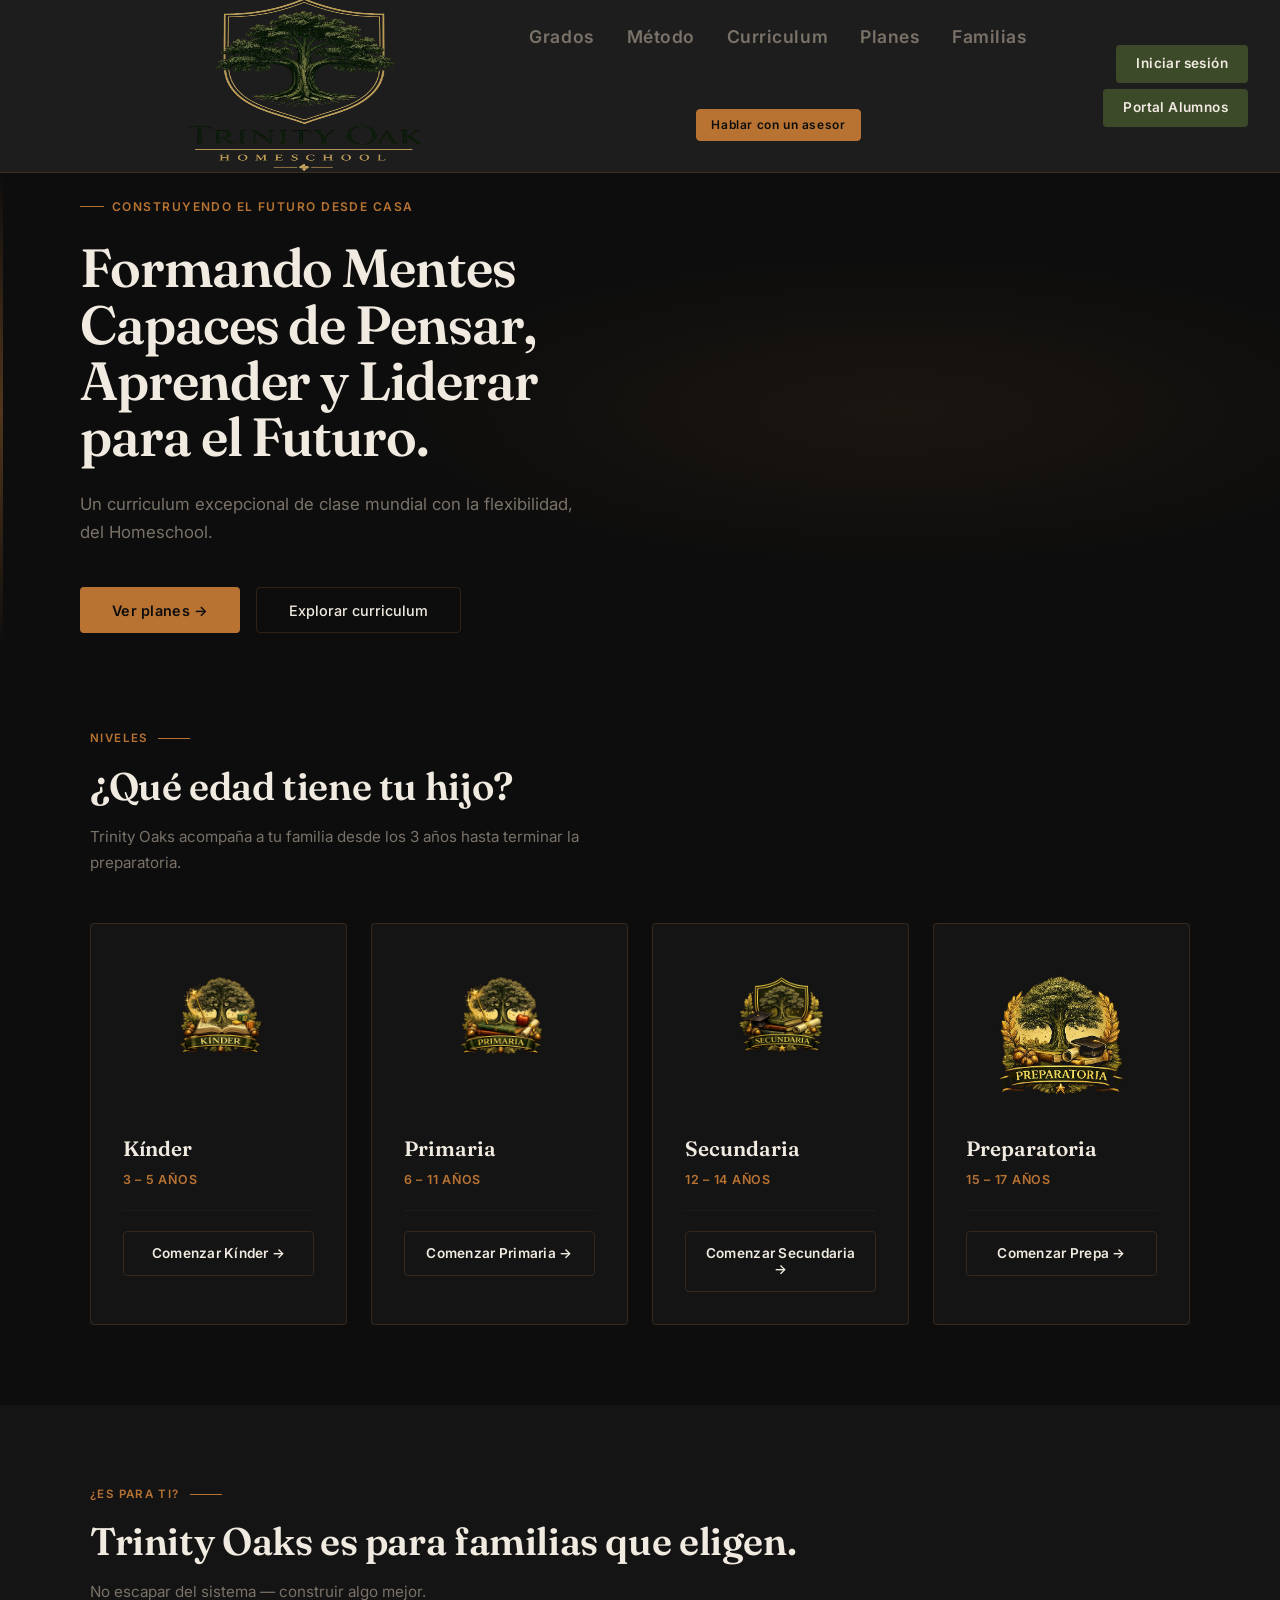
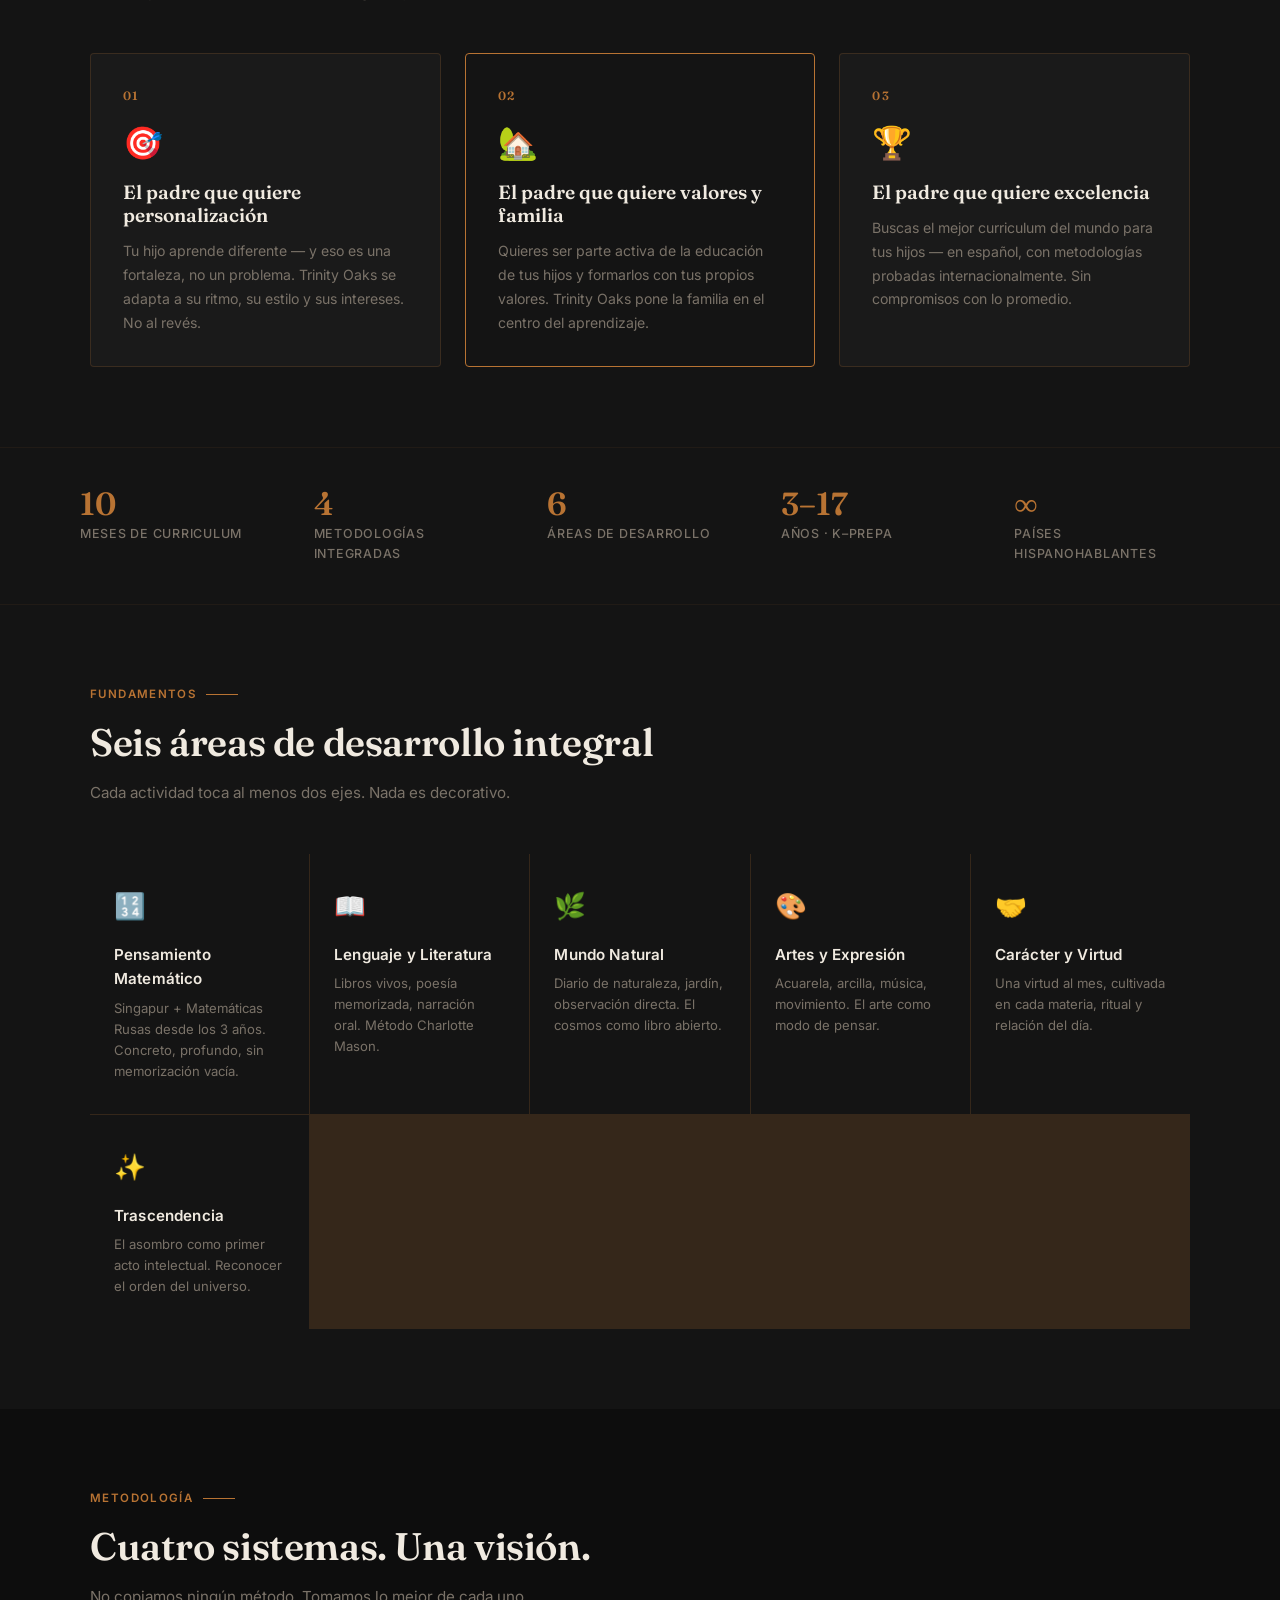
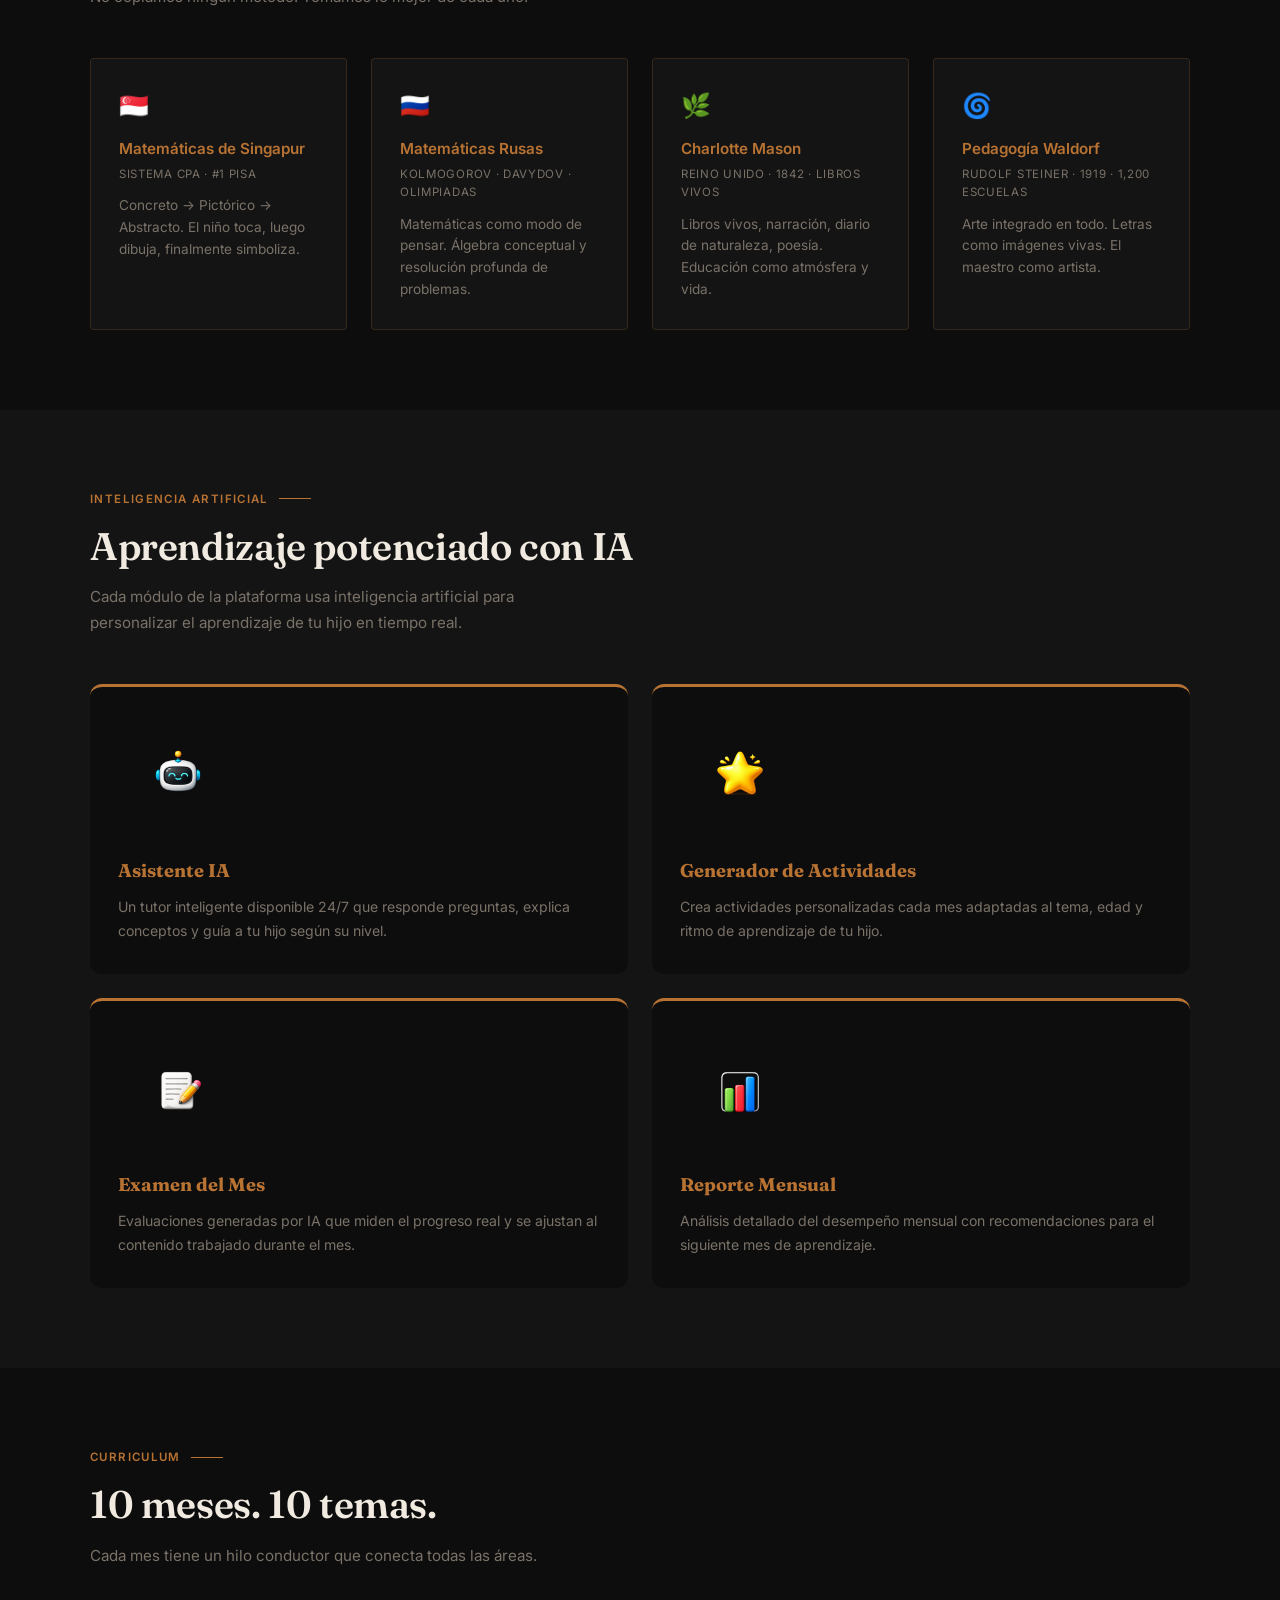
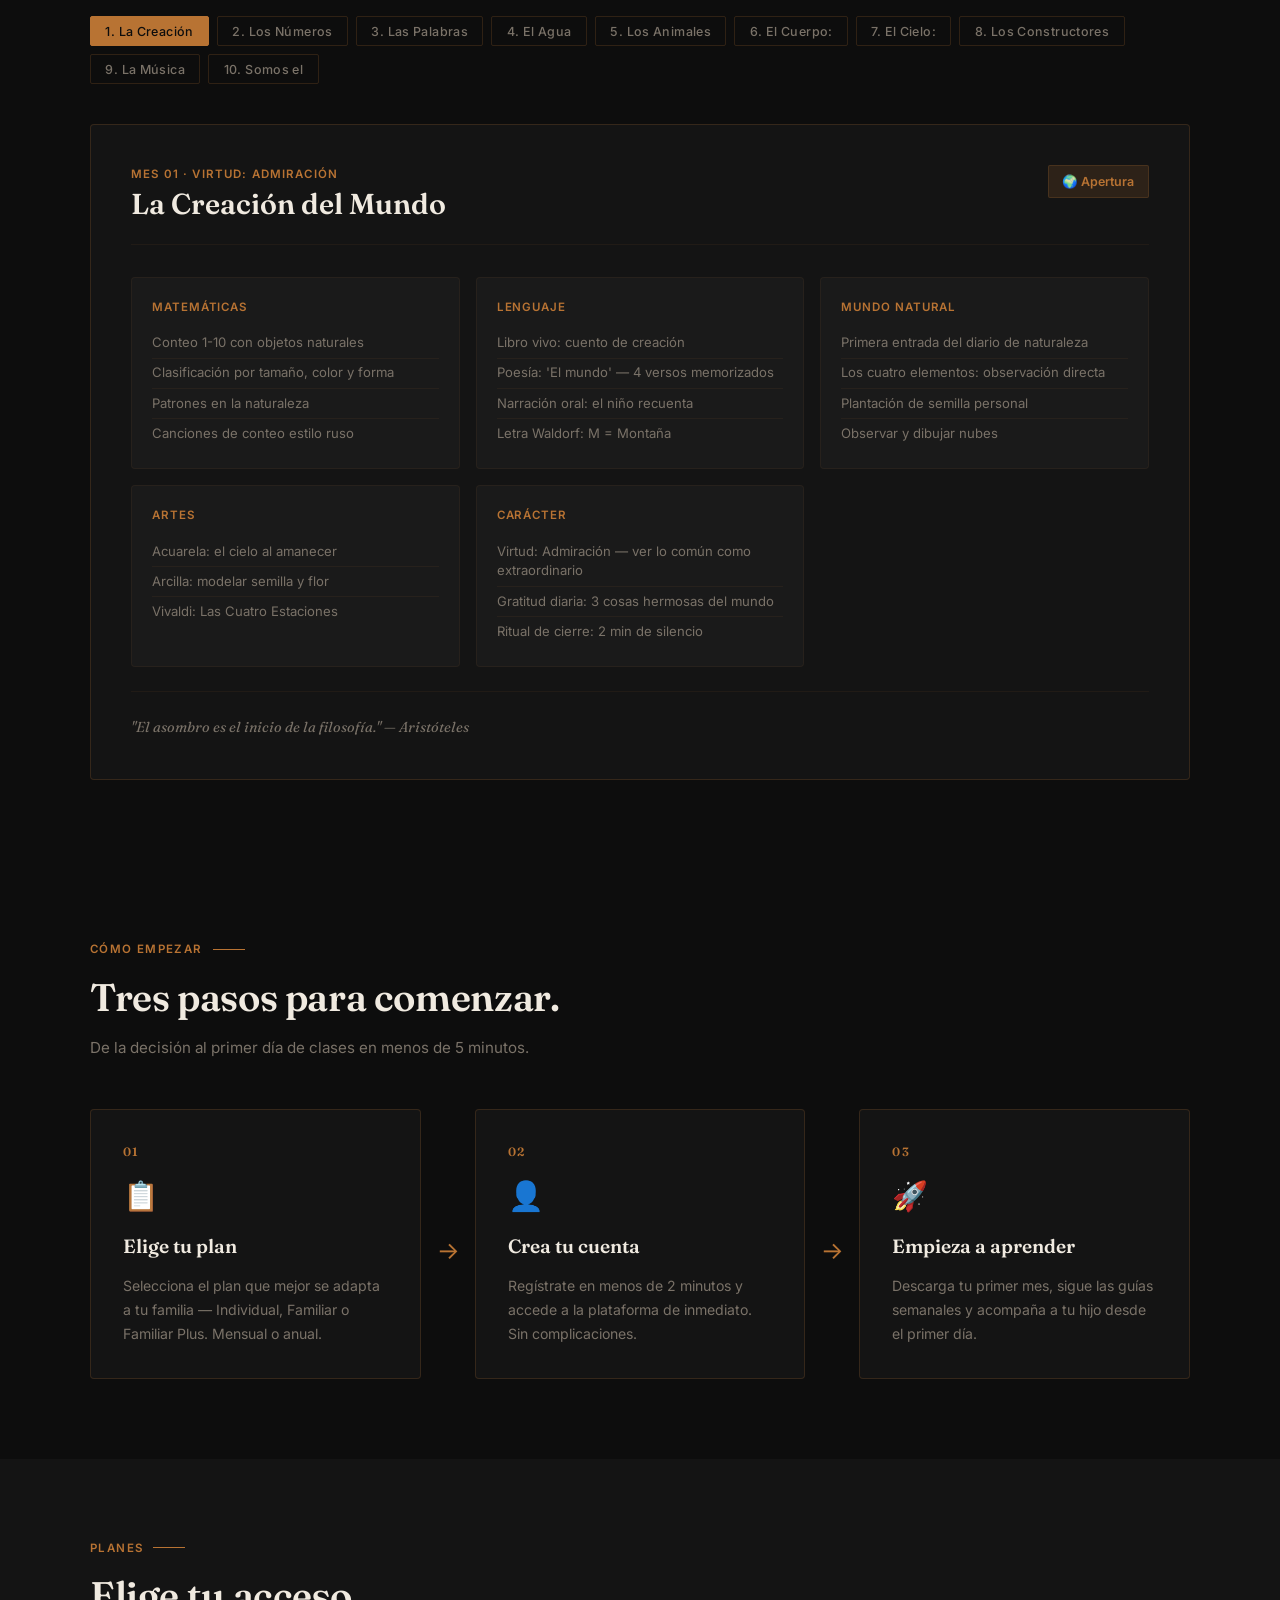
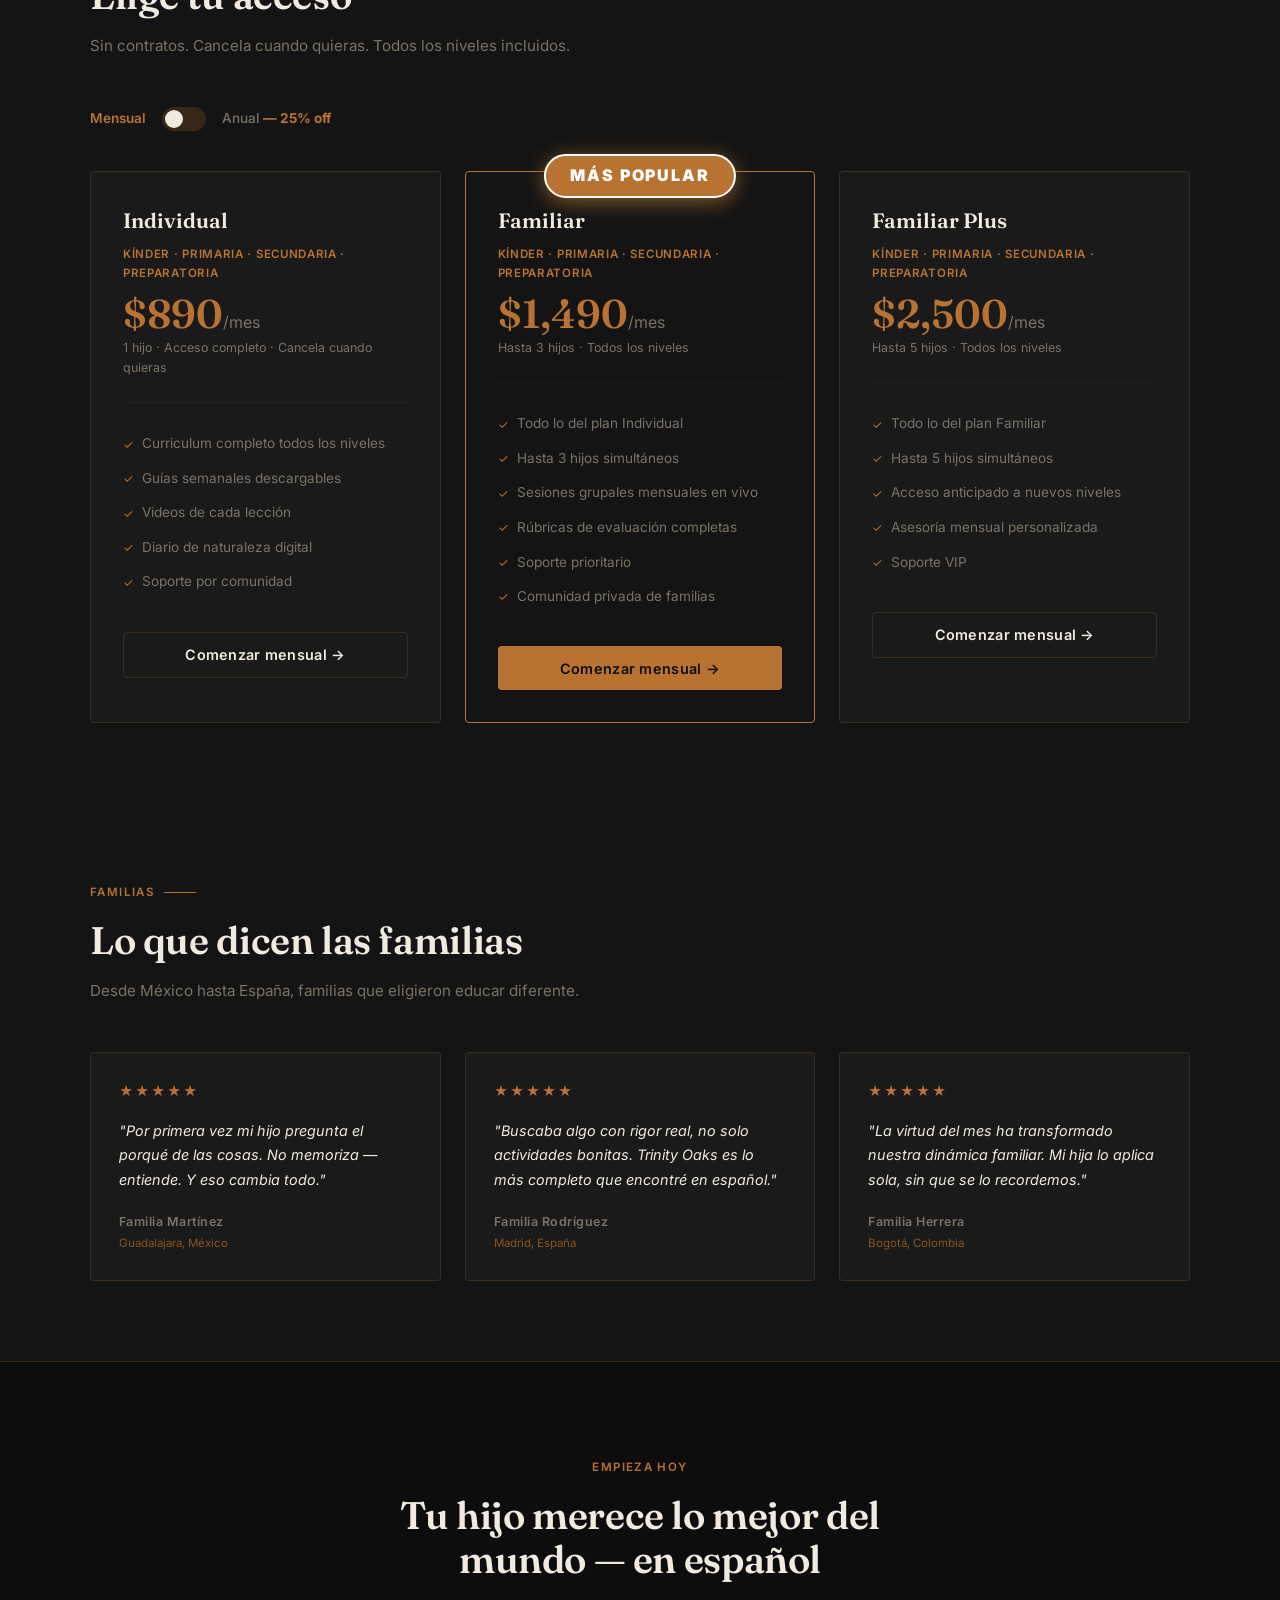
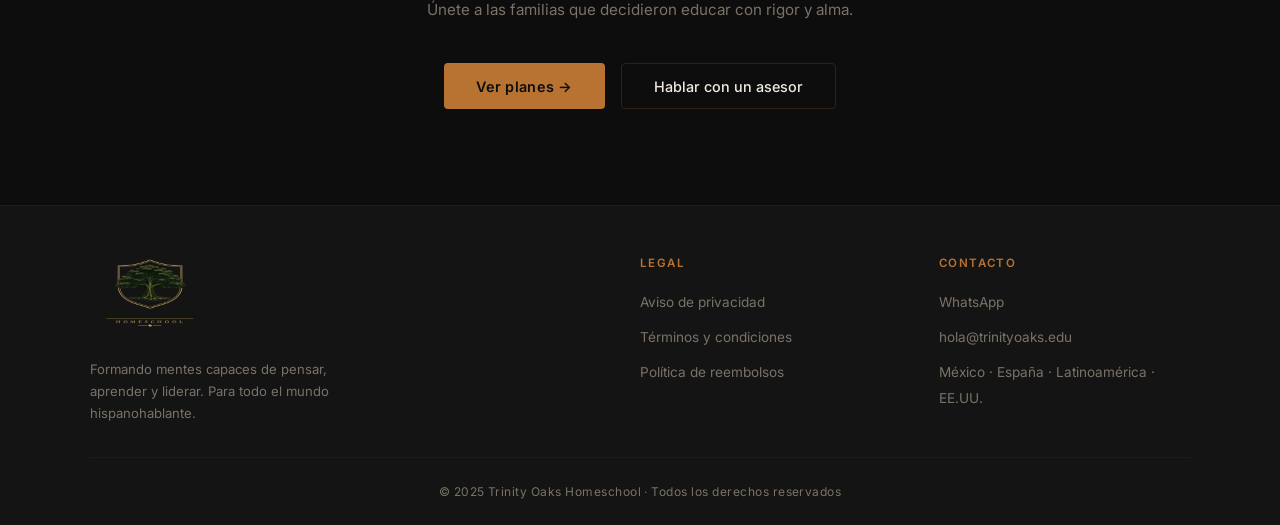
<file: index.html>
<!DOCTYPE html>
<html lang="es">
<head>
<!-- Google Analytics 4 -->
<script async src="https://www.googletagmanager.com/gtag/js?id=G-SYQ89S48X7"></script>
<script>
  window.dataLayer = window.dataLayer || [];
  function gtag(){dataLayer.push(arguments);}
  gtag('js', new Date());
  gtag('config', 'G-SYQ89S48X7');
</script>

<!-- Meta Pixel -->
<script>
!function(f,b,e,v,n,t,s){if(f.fbq)return;n=f.fbq=function(){n.callMethod?
n.callMethod.apply(n,arguments):n.queue.push(arguments)};if(!f._fbq)f._fbq=n;
n.push=n;n.loaded=!0;n.version='2.0';n.queue=[];t=b.createElement(e);t.async=!0;
t.src=v;s=b.getElementsByTagName(e)[0];s.parentNode.insertBefore(t,s)}(window,
document,'script','https://connect.facebook.net/en_US/fbevents.js');
fbq('init', '528342791272228');
fbq('track', 'PageView');
</script>
<noscript><img height="1" width="1" style="display:none"
src="https://www.facebook.com/tr?id=528342791272228&ev=PageView&noscript=1"/></noscript>

<meta charset="UTF-8">
<meta name="viewport" content="width=device-width, initial-scale=1.0">
<title>Homeschool en Español K–Prepa con IA | Trinity Oak Homeschool</title>
<meta name="description" content="Curriculum homeschool de clase mundial en español para Kínder hasta Preparatoria. 4 módulos con IA incluidos. Metodologías Singapur, Charlotte Mason y Waldorf. Desde $890/mes.">
<meta name="keywords" content="homeschool español, curriculum homeschool México, educación en casa, homeschool kínder, homeschool preparatoria, metodología Singapur, Charlotte Mason, Waldorf, educación personalizada, inteligencia artificial educación">
<meta property="og:title" content="Homeschool en Español K–Prepa con IA | Trinity Oak Homeschool">
<meta property="og:description" content="Curriculum homeschool de clase mundial en español para Kínder hasta Preparatoria. 4 módulos con IA incluidos. Metodologías Singapur, Charlotte Mason y Waldorf. Desde $890/mes.">
<meta property="og:image" content="/logo.webp">
<meta property="og:url" content="https://trinityoaks.edu">
<meta property="og:type" content="website">
<meta property="og:site_name" content="Trinity Oak Homeschool">
<meta property="og:locale" content="es_MX">
<meta name="twitter:card" content="summary_large_image">
<meta name="twitter:title" content="Homeschool en Español K–Prepa con IA | Trinity Oak Homeschool">
<meta name="twitter:description" content="Curriculum homeschool de clase mundial en español para Kínder hasta Preparatoria. 4 módulos con IA incluidos. Desde $890/mes.">
<meta name="twitter:image" content="/logo.webp">
<script type="application/ld+json">
{
  "@context": "https://schema.org",
  "@type": "EducationalOrganization",
  "name": "Trinity Oak Homeschool",
  "description": "Curriculum homeschool de clase mundial en español para Kínder hasta Preparatoria con 4 módulos de inteligencia artificial incluidos.",
  "url": "https://trinityoaks.edu",
  "logo": "https://trinityoaks.edu/logo.webp",
  "email": "hola@trinityoaks.edu",
  "telephone": "+525584874261",
  "areaServed": ["México", "España", "Latinoamérica", "Estados Unidos"],
  "hasOfferCatalog": {
    "@type": "OfferCatalog",
    "name": "Planes de suscripción",
    "itemListElement": [
      {
        "@type": "Offer",
        "name": "Plan Individual",
        "price": "890",
        "priceCurrency": "MXN",
        "description": "1 hijo, acceso completo a todos los niveles"
      },
      {
        "@type": "Offer",
        "name": "Plan Familiar",
        "price": "1490",
        "priceCurrency": "MXN",
        "description": "Hasta 3 hijos, todos los niveles"
      },
      {
        "@type": "Offer",
        "name": "Plan Familiar Plus",
        "price": "2500",
        "priceCurrency": "MXN",
        "description": "Hasta 5 hijos, todos los niveles con asesoría personalizada"
      }
    ]
  }
}
</script>
<link rel="stylesheet" href="styles.css">
</head>
<body>

<!-- NAV -->
<nav>
  <div class="nav-logo">
    <img src="logo.webp" width="300" height="205" alt="Trinity Oaks">
  </div>
  <div class="nav-center" id="nav-center">
    <div class="nav-links">
      <a href="#grados" onclick="closeMenu()">Grados</a>
      <a href="#metodo" onclick="closeMenu()">Método</a>
      <a href="#curriculum" onclick="closeMenu()">Curriculum</a>
      <a href="#planes" onclick="closeMenu()">Planes</a>
      <a href="#testimonios" onclick="closeMenu()">Familias</a>
    </div>
    <a href="https://wa.me/525584874261" class="nav-asesor" target="_blank">Hablar con un asesor</a>
    <div style="display:flex; flex-direction:column; gap:.4rem; align-items:flex-end;">
      <a href="#" class="nav-btn nav-btn-mobile" id="btn-login-mobile">Iniciar sesión</a>
      <a href="student.html" class="nav-btn nav-btn-mobile">Portal Alumnos</a>
    </div>
  </div>
  <div style="display:flex; flex-direction:column; gap:.4rem; align-items:flex-end;">
    <a href="#" class="nav-btn nav-btn-desktop" id="btn-login">Iniciar sesión</a>
    <a href="student.html" class="nav-btn nav-btn-desktop">Portal Alumnos</a>
  </div>
  <button class="nav-hamburger" id="nav-hamburger" aria-label="Menú">☰</button>
</nav>
<script>
  const _ham = document.getElementById('nav-hamburger');
  const _nc  = document.getElementById('nav-center');
  _ham.addEventListener('click', () => {
    const open = _nc.classList.toggle('open');
    _ham.textContent = open ? '✕' : '☰';
  });
  function closeMenu() { _nc.classList.remove('open'); _ham.textContent = '☰'; }
</script>

<!-- HERO -->
<header class="hero">
  <div class="hero-bg"></div>
  <div class="hero-line"></div>
  <div class="hero-content">
    <div class="hero-eyebrow">Construyendo el Futuro desde Casa</div>
    <h1 class="hero-title">
      Formando Mentes<br>
      Capaces de Pensar,<br>
      Aprender y Liderar<br>
      para el Futuro.
    </h1>
    <p class="hero-sub">
      Un curriculum excepcional de clase mundial con la flexibilidad,
      del Homeschool.
    </p>
    <div class="hero-ctas">
      <button class="btn-primary" onclick="document.getElementById('planes').scrollIntoView({behavior:'smooth'})">
        Ver planes →
      </button>
      <button class="btn-ghost" onclick="document.getElementById('curriculum').scrollIntoView({behavior:'smooth'})">
        Explorar curriculum
      </button>
    </div>
  </div>
</header>

<!-- GRADOS -->
<section class="grados-section" id="grados">
  <div class="container">
    <div class="sec-label">Niveles</div>
    <h2 class="sec-title">¿Qué edad tiene tu hijo?</h2>
    <p class="sec-sub">Trinity Oaks acompaña a tu familia desde los 3 años hasta terminar la preparatoria.</p>
    <div class="grados-grid">
      <div class="grado-card">
        <img src="kinder.webp" alt="Kínder" class="grado-img" width="320" height="240" loading="lazy">
        <div class="grado-nivel">Kínder</div>
        <div class="grado-edad">3 – 5 años</div>
        <button class="grado-btn" onclick="trackEvent('SelectLevel',{level:'kinder'}); window.location.href='/dashboard.html?nivel=kinder'">Comenzar Kínder →</button>
      </div>
      <div class="grado-card">
        <img src="primaria.webp" alt="Primaria" class="grado-img" width="320" height="240" loading="lazy">
        <div class="grado-nivel">Primaria</div>
        <div class="grado-edad">6 – 11 años</div>
        <button class="grado-btn" onclick="trackEvent('SelectLevel',{level:'primaria'}); window.location.href='/dashboard.html?nivel=primaria'">Comenzar Primaria →</button>
      </div>
      <div class="grado-card">
        <img src="secundaria.webp" alt="Secundaria" class="grado-img" width="320" height="240" loading="lazy">
        <div class="grado-nivel">Secundaria</div>
        <div class="grado-edad">12 – 14 años</div>
        <button class="grado-btn" onclick="trackEvent('SelectLevel',{level:'secundaria'}); window.location.href='/dashboard.html?nivel=secundaria'">Comenzar Secundaria →</button>
      </div>
      <div class="grado-card">
        <img src="preparatoria.webp" alt="Preparatoria" class="grado-img" width="320" height="240" loading="lazy">
        <div class="grado-nivel">Preparatoria</div>
        <div class="grado-edad">15 – 17 años</div>
        <button class="grado-btn" onclick="trackEvent('SelectLevel',{level:'prepa'}); window.location.href='/dashboard.html?nivel=prepa'">Comenzar Prepa →</button>
      </div>
    </div>
  </div>
</section>

<!-- PARA QUIEN ES -->
<section class="para-quien-section" id="para-quien">
  <div class="container">
    <div class="sec-label">¿Es para ti?</div>
    <h2 class="sec-title">Trinity Oaks es para familias que eligen.</h2>
    <p class="sec-sub">No escapar del sistema — construir algo mejor.</p>
    <div class="para-quien-grid">

      <div class="pq-card">
        <div class="pq-num">01</div>
        <div class="pq-icon">🎯</div>
        <h3 class="pq-title">El padre que quiere personalización</h3>
        <p class="pq-desc">Tu hijo aprende diferente — y eso es una fortaleza, no un problema. Trinity Oaks se adapta a su ritmo, su estilo y sus intereses. No al revés.</p>
      </div>

      <div class="pq-card featured">
        <div class="pq-num">02</div>
        <div class="pq-icon">🏡</div>
        <h3 class="pq-title">El padre que quiere valores y familia</h3>
        <p class="pq-desc">Quieres ser parte activa de la educación de tus hijos y formarlos con tus propios valores. Trinity Oaks pone la familia en el centro del aprendizaje.</p>
      </div>

      <div class="pq-card">
        <div class="pq-num">03</div>
        <div class="pq-icon">🏆</div>
        <h3 class="pq-title">El padre que quiere excelencia</h3>
        <p class="pq-desc">Buscas el mejor curriculum del mundo para tus hijos — en español, con metodologías probadas internacionalmente. Sin compromisos con lo promedio.</p>
      </div>

    </div>
  </div>
</section>

<!-- STATS -->
<div class="stats">
  <div class="stat">
    <div class="stat-num">10</div>
    <div class="stat-label">Meses de curriculum</div>
  </div>
  <div class="stat">
    <div class="stat-num">4</div>
    <div class="stat-label">Metodologías integradas</div>
  </div>
  <div class="stat">
    <div class="stat-num">6</div>
    <div class="stat-label">Áreas de desarrollo</div>
  </div>
  <div class="stat">
    <div class="stat-num">3–17</div>
    <div class="stat-label">Años · K–Prepa</div>
  </div>
  <div class="stat">
    <div class="stat-num">∞</div>
    <div class="stat-label">Países hispanohablantes</div>
  </div>
</div>

<!-- PILLARS -->
<section class="pillars-section" id="pilares">
  <div class="container">
    <div class="sec-label">Fundamentos</div>
    <h2 class="sec-title">Seis áreas de desarrollo integral</h2>
    <p class="sec-sub">Cada actividad toca al menos dos ejes. Nada es decorativo.</p>
    <div class="pillars-grid">
      <div class="pillar">
        <div class="pillar-icon">🔢</div>
        <div class="pillar-name">Pensamiento Matemático</div>
        <div class="pillar-desc">Singapur + Matemáticas Rusas desde los 3 años. Concreto, profundo, sin memorización vacía.</div>
      </div>
      <div class="pillar">
        <div class="pillar-icon">📖</div>
        <div class="pillar-name">Lenguaje y Literatura</div>
        <div class="pillar-desc">Libros vivos, poesía memorizada, narración oral. Método Charlotte Mason.</div>
      </div>
      <div class="pillar">
        <div class="pillar-icon">🌿</div>
        <div class="pillar-name">Mundo Natural</div>
        <div class="pillar-desc">Diario de naturaleza, jardín, observación directa. El cosmos como libro abierto.</div>
      </div>
      <div class="pillar">
        <div class="pillar-icon">🎨</div>
        <div class="pillar-name">Artes y Expresión</div>
        <div class="pillar-desc">Acuarela, arcilla, música, movimiento. El arte como modo de pensar.</div>
      </div>
      <div class="pillar">
        <div class="pillar-icon">🤝</div>
        <div class="pillar-name">Carácter y Virtud</div>
        <div class="pillar-desc">Una virtud al mes, cultivada en cada materia, ritual y relación del día.</div>
      </div>
      <div class="pillar">
        <div class="pillar-icon">✨</div>
        <div class="pillar-name">Trascendencia</div>
        <div class="pillar-desc">El asombro como primer acto intelectual. Reconocer el orden del universo.</div>
      </div>
    </div>
  </div>
</section>

<!-- METHOD -->
<section class="method-section" id="metodo">
  <div class="container">
    <div class="sec-label">Metodología</div>
    <h2 class="sec-title">Cuatro sistemas. Una visión.</h2>
    <p class="sec-sub">No copiamos ningún método. Tomamos lo mejor de cada uno.</p>
    <div class="method-grid">
      <div class="method-card">
        <div class="method-flag">🇸🇬</div>
        <div class="method-name">Matemáticas de Singapur</div>
        <div class="method-origin">Sistema CPA · #1 PISA</div>
        <div class="method-desc">Concreto → Pictórico → Abstracto. El niño toca, luego dibuja, finalmente simboliza.</div>
      </div>
      <div class="method-card">
        <div class="method-flag">🇷🇺</div>
        <div class="method-name">Matemáticas Rusas</div>
        <div class="method-origin">Kolmogorov · Davydov · Olimpiadas</div>
        <div class="method-desc">Matemáticas como modo de pensar. Álgebra conceptual y resolución profunda de problemas.</div>
      </div>
      <div class="method-card">
        <div class="method-flag">🌿</div>
        <div class="method-name">Charlotte Mason</div>
        <div class="method-origin">Reino Unido · 1842 · Libros Vivos</div>
        <div class="method-desc">Libros vivos, narración, diario de naturaleza, poesía. Educación como atmósfera y vida.</div>
      </div>
      <div class="method-card">
        <div class="method-flag">🌀</div>
        <div class="method-name">Pedagogía Waldorf</div>
        <div class="method-origin">Rudolf Steiner · 1919 · 1,200 escuelas</div>
        <div class="method-desc">Arte integrado en todo. Letras como imágenes vivas. El maestro como artista.</div>
      </div>
    </div>
  </div>
</section>

<!-- IA MODULES -->
<section class="ai-mods-section">
  <div class="container">
    <div class="sec-label">Inteligencia Artificial</div>
    <h2 class="sec-title">Aprendizaje potenciado con IA</h2>
    <p class="sec-sub">Cada módulo de la plataforma usa inteligencia artificial para personalizar el aprendizaje de tu hijo en tiempo real.</p>
    <div class="ai-mods-grid">
      <div class="ai-mod-card">
        <img src="assets/icons/robot.webp" alt="Asistente IA" width="120" height="120" loading="lazy">
        <h3>Asistente IA</h3>
        <p>Un tutor inteligente disponible 24/7 que responde preguntas, explica conceptos y guía a tu hijo según su nivel.</p>
      </div>
      <div class="ai-mod-card">
        <img src="assets/icons/estrella.webp" alt="Generador de Actividades" width="120" height="120" loading="lazy">
        <h3>Generador de Actividades</h3>
        <p>Crea actividades personalizadas cada mes adaptadas al tema, edad y ritmo de aprendizaje de tu hijo.</p>
      </div>
      <div class="ai-mod-card">
        <img src="assets/icons/examen.png" alt="Examen del Mes" width="120" height="120" loading="lazy">
        <h3>Examen del Mes</h3>
        <p>Evaluaciones generadas por IA que miden el progreso real y se ajustan al contenido trabajado durante el mes.</p>
      </div>
      <div class="ai-mod-card">
        <img src="assets/icons/grafica.png" alt="Reporte Mensual" width="120" height="120" loading="lazy">
        <h3>Reporte Mensual</h3>
        <p>Análisis detallado del desempeño mensual con recomendaciones para el siguiente mes de aprendizaje.</p>
      </div>
    </div>
  </div>
</section>

<!-- CURRICULUM -->
<section class="curriculum-section" id="curriculum">
  <div class="container">
    <div class="sec-label">Curriculum</div>
    <h2 class="sec-title">10 meses. 10 temas.</h2>
    <p class="sec-sub">Cada mes tiene un hilo conductor que conecta todas las áreas.</p>
    <div class="months-nav" id="monthNav"></div>
    <div id="monthCards"></div>
  </div>
</section>

<!-- FLUJO DE INSCRIPCION -->
<section class="flujo-section" id="flujo">
  <div class="container">
    <div class="sec-label">Cómo empezar</div>
    <h2 class="sec-title">Tres pasos para comenzar.</h2>
    <p class="sec-sub">De la decisión al primer día de clases en menos de 5 minutos.</p>
    <div class="flujo-grid">

      <div class="flujo-step">
        <div class="flujo-num">01</div>
        <div class="flujo-icon">📋</div>
        <h3 class="flujo-title">Elige tu plan</h3>
        <p class="flujo-desc">Selecciona el plan que mejor se adapta a tu familia — Individual, Familiar o Familiar Plus. Mensual o anual.</p>
      </div>

      <div class="flujo-arrow">→</div>

      <div class="flujo-step">
        <div class="flujo-num">02</div>
        <div class="flujo-icon">👤</div>
        <h3 class="flujo-title">Crea tu cuenta</h3>
        <p class="flujo-desc">Regístrate en menos de 2 minutos y accede a la plataforma de inmediato. Sin complicaciones.</p>
      </div>

      <div class="flujo-arrow">→</div>

      <div class="flujo-step">
        <div class="flujo-num">03</div>
        <div class="flujo-icon">🚀</div>
        <h3 class="flujo-title">Empieza a aprender</h3>
        <p class="flujo-desc">Descarga tu primer mes, sigue las guías semanales y acompaña a tu hijo desde el primer día.</p>
      </div>

    </div>
  </div>
</section>

<!-- PLANS -->
<section class="plans-section" id="planes">
  <div class="container">
    <div class="sec-label">Planes</div>
    <h2 class="sec-title">Elige tu acceso</h2>
    <p class="sec-sub">Sin contratos. Cancela cuando quieras. Todos los niveles incluidos.</p>

    <div class="plans-toggle">
      <span class="active" id="label-mensual">Mensual</span>
      <button class="toggle-switch" id="billingToggle" onclick="toggleBilling()">
        <div class="toggle-knob"></div>
      </button>
      <span id="label-anual">Anual <strong style="color:var(--copper)">— 25% off</strong></span>
    </div>

    <div class="plans-grid">

      <div class="plan-card">
        <div class="plan-name">Individual</div>
        <div class="plan-levels">Kínder · Primaria · Secundaria · Preparatoria</div>
        <div class="plan-price" id="price-individual">$890<span>/mes</span></div>
        <div class="plan-period" id="period-individual">1 hijo · Acceso completo · Cancela cuando quieras</div>
        <ul class="plan-features">
          <li>Curriculum completo todos los niveles</li>
          <li>Guías semanales descargables</li>
          <li>Videos de cada lección</li>
          <li>Diario de naturaleza digital</li>
          <li>Soporte por comunidad</li>
        </ul>
        <button class="plan-btn ghost" data-plan="individual" onclick="trackEvent('InitiateCheckout', {plan:'individual', value:890, currency:'MXN'}); startCheckout('individual', this)">Comenzar mensual →</button>
      </div>

      <div class="plan-card featured">
        <div class="plan-badge">Más popular</div>
        <div class="plan-name">Familiar</div>
        <div class="plan-levels">Kínder · Primaria · Secundaria · Preparatoria</div>
        <div class="plan-price" id="price-familiar">$1,490<span>/mes</span></div>
        <div class="plan-period" id="period-familiar">Hasta 3 hijos · Todos los niveles</div>
        <ul class="plan-features">
          <li>Todo lo del plan Individual</li>
          <li>Hasta 3 hijos simultáneos</li>
          <li>Sesiones grupales mensuales en vivo</li>
          <li>Rúbricas de evaluación completas</li>
          <li>Soporte prioritario</li>
          <li>Comunidad privada de familias</li>
        </ul>
        <button class="plan-btn primary" data-plan="familiar" onclick="trackEvent('InitiateCheckout', {plan:'familiar', value:1490, currency:'MXN'}); startCheckout('familiar', this)">Comenzar mensual →</button>
      </div>

      <div class="plan-card">
        <div class="plan-name">Familiar Plus</div>
        <div class="plan-levels">Kínder · Primaria · Secundaria · Preparatoria</div>
        <div class="plan-price" id="price-plus">$2,500<span>/mes</span></div>
        <div class="plan-period" id="period-plus">Hasta 5 hijos · Todos los niveles</div>
        <ul class="plan-features">
          <li>Todo lo del plan Familiar</li>
          <li>Hasta 5 hijos simultáneos</li>
          <li>Acceso anticipado a nuevos niveles</li>
          <li>Asesoría mensual personalizada</li>
          <li>Soporte VIP</li>
        </ul>
        <button class="plan-btn ghost" data-plan="plus" onclick="trackEvent('InitiateCheckout', {plan:'familiar_plus', value:2500, currency:'MXN'}); startCheckout('plus', this)">Comenzar mensual →</button>
      </div>

    </div>
  </div>
</section>

<!-- TESTIMONIALS -->
<section class="testimonials-section" id="testimonios">
  <div class="container">
    <div class="sec-label">Familias</div>
    <h2 class="sec-title">Lo que dicen las familias</h2>
    <p class="sec-sub">Desde México hasta España, familias que eligieron educar diferente.</p>
    <div class="test-grid">
      <div class="test-card">
        <div class="test-stars">★★★★★</div>
        <p class="test-text">"Por primera vez mi hijo pregunta el porqué de las cosas. No memoriza — entiende. Y eso cambia todo."</p>
        <div class="test-author">Familia Martínez</div>
        <div class="test-location">Guadalajara, México</div>
      </div>
      <div class="test-card">
        <div class="test-stars">★★★★★</div>
        <p class="test-text">"Buscaba algo con rigor real, no solo actividades bonitas. Trinity Oaks es lo más completo que encontré en español."</p>
        <div class="test-author">Familia Rodríguez</div>
        <div class="test-location">Madrid, España</div>
      </div>
      <div class="test-card">
        <div class="test-stars">★★★★★</div>
        <p class="test-text">"La virtud del mes ha transformado nuestra dinámica familiar. Mi hija lo aplica sola, sin que se lo recordemos."</p>
        <div class="test-author">Familia Herrera</div>
        <div class="test-location">Bogotá, Colombia</div>
      </div>
    </div>
  </div>
</section>

<!-- CTA -->
<section class="cta-section" id="cta">
  <div class="container">
    <div class="sec-label">Empieza hoy</div>
    <h2 class="sec-title">Tu hijo merece lo mejor del mundo — en español</h2>
    <p class="sec-sub">Únete a las familias que decidieron educar con rigor y alma.</p>
    <div style="display:flex;gap:1rem;justify-content:center;flex-wrap:wrap">
      <button class="btn-primary" onclick="document.getElementById('planes').scrollIntoView({behavior:'smooth'})">
        Ver planes →
      </button>
      <button class="btn-ghost">Hablar con un asesor</button>
    </div>
  </div>
</section>

<!-- FOOTER -->
<footer>
  <div class="footer-grid">

    <div class="footer-col">
      <div class="footer-logo">
        <img src="logo.webp" width="120" height="80" alt="Trinity Oaks" loading="lazy">
      </div>
      <p class="footer-tagline">Formando mentes capaces de pensar, aprender y liderar. Para todo el mundo hispanohablante.</p>
    </div>

    <div class="footer-col">
      <div class="footer-col-title">Legal</div>
      <ul class="footer-links">
        <li><a href="privacidad.html">Aviso de privacidad</a></li>
        <li><a href="terminos.html">Términos y condiciones</a></li>
        <li><a href="reembolsos.html">Política de reembolsos</a></li>
      </ul>
    </div>

    <div class="footer-col">
      <div class="footer-col-title">Contacto</div>
      <ul class="footer-links">
        <li><a href="https://wa.me/525584874261" target="_blank">WhatsApp</a></li>
        <li><a href="mailto:hola@trinityoaks.edu">hola@trinityoaks.edu</a></li>
        <li><span>México · España · Latinoamérica · EE.UU.</span></li>
      </ul>
    </div>

  </div>
  <div class="footer-bottom">
    <p>© 2025 Trinity Oaks Homeschool · Todos los derechos reservados</p>
  </div>
</footer>

<!-- EMAIL MODAL -->
<div id="email-modal" class="em-overlay" aria-modal="true" role="dialog" aria-labelledby="em-title" hidden>
  <div class="em-card">
    <img src="logo.webp" width="105" height="70" alt="Trinity Oaks" class="em-logo" loading="lazy">
    <h2 id="em-title" class="em-title">Ingresa tu correo</h2>
    <p class="em-subtitle">Para enviarte los detalles de tu suscripción.</p>
    <input id="em-input" class="em-input" type="email" placeholder="tucorreo@ejemplo.com" autocomplete="email">
    <button id="em-submit" class="em-btn">Continuar</button>
    <a id="em-cancel" class="em-cancel" href="#">Cancelar</a>
  </div>
</div>

<style>
  @keyframes emFadeIn  { from { opacity: 0 } to { opacity: 1 } }
  @keyframes emSlideUp { from { opacity: 0; transform: translateY(24px) scale(.97) } to { opacity: 1; transform: translateY(0) scale(1) } }

  .em-overlay {
    position: fixed; inset: 0; z-index: 9999;
    background: rgba(0,0,0,.75);
    display: flex; align-items: center; justify-content: center;
    animation: emFadeIn .2s ease;
  }
  .em-overlay[hidden] { display: none; }

  .em-card {
    background: #0D0D0D;
    border: 1px solid #2a2a2a;
    border-radius: 16px;
    padding: 2.5rem 2rem;
    width: min(420px, 90vw);
    display: flex; flex-direction: column; align-items: center; gap: 1rem;
    animation: emSlideUp .25s cubic-bezier(.22,.68,0,1.2);
  }

  .em-logo { margin-bottom: .25rem; }

  .em-title {
    font-family: 'Fraunces', serif;
    color: #F0EAE0;
    font-size: 1.6rem;
    font-weight: 600;
    margin: 0;
    text-align: center;
  }

  .em-subtitle {
    font-family: 'Inter', sans-serif;
    color: #9a8f86;
    font-size: .9rem;
    margin: 0;
    text-align: center;
  }

  .em-input {
    font-family: 'Inter', sans-serif;
    width: 100%; box-sizing: border-box;
    background: #1a1a1a;
    border: 1px solid #333;
    border-radius: 8px;
    color: #F0EAE0;
    font-size: 1rem;
    padding: .75rem 1rem;
    outline: none;
    transition: border-color .2s;
  }
  .em-input:focus { border-color: #B87333; }
  .em-input::placeholder { color: #555; }

  .em-btn {
    font-family: 'Inter', sans-serif;
    width: 100%;
    background: #B87333;
    color: #0D0D0D;
    border: none;
    border-radius: 8px;
    font-size: 1rem;
    font-weight: 700;
    padding: .85rem;
    cursor: pointer;
    transition: background .2s, transform .1s;
  }
  .em-btn:hover  { background: #cf8a4a; }
  .em-btn:active { transform: scale(.98); }

  .em-cancel {
    font-family: 'Inter', sans-serif;
    color: #666;
    font-size: .85rem;
    text-decoration: none;
    transition: color .2s;
  }
  .em-cancel:hover { color: #F0EAE0; }

  .lm-close {
    position: absolute; top: 1rem; right: 1rem;
    background: none; border: none;
    color: #555; font-size: 1.5rem; line-height: 1;
    cursor: pointer; transition: color .2s; padding: 0.1rem 0.3rem;
  }
  .lm-close:hover { color: #F0EAE0; }

  .lm-error {
    font-family: 'Inter', sans-serif;
    color: #e07070; font-size: .85rem;
    text-align: center; margin: 0; width: 100%;
  }

  .fp-link {
    font-family: 'Inter', sans-serif;
    color: #555; font-size: .78rem;
    text-decoration: none; align-self: flex-end;
    transition: color .2s;
  }
  .fp-link:hover { color: #B87333; }

  .fp-success {
    font-family: 'Inter', sans-serif;
    color: #7aab4a; font-size: .85rem;
    text-align: center; margin: 0; width: 100%;
  }
</style>

<!-- FORGOT PASSWORD MODAL -->
<div id="fp-modal" class="em-overlay" aria-modal="true" role="dialog" aria-labelledby="fp-title" hidden>
  <div class="em-card" style="position:relative;">
    <button id="fp-close" class="lm-close" aria-label="Cerrar">&times;</button>
    <img src="logo.webp" width="105" height="70" alt="Trinity Oaks" class="em-logo" loading="lazy">
    <h2 id="fp-title" class="em-title">Recuperar contraseña</h2>
    <p class="em-subtitle">Te enviaremos un enlace para restablecer tu contraseña.</p>
    <input id="fp-email" class="em-input" type="email" placeholder="tucorreo@ejemplo.com" autocomplete="email">
    <p id="fp-error"   class="lm-error"   hidden></p>
    <p id="fp-success" class="fp-success" hidden></p>
    <button id="fp-submit" class="em-btn">Enviar instrucciones</button>
    <a href="#" class="em-cancel" id="fp-back">← Volver al inicio de sesión</a>
  </div>
</div>

<!-- LOGIN MODAL -->
<div id="login-modal" class="em-overlay" aria-modal="true" role="dialog" aria-labelledby="lm-title" hidden>
  <div class="em-card" style="position:relative;">
    <button id="lm-close" class="lm-close" aria-label="Cerrar">&times;</button>
    <img src="logo.webp" width="105" height="70" alt="Trinity Oaks" class="em-logo" loading="lazy">
    <h2 id="lm-title" class="em-title">Iniciar sesión</h2>
    <p class="em-subtitle">Accede a tu panel de familia.</p>
    <input id="lm-email"    class="em-input" type="email"    placeholder="tucorreo@ejemplo.com" autocomplete="email">
    <input id="lm-password" class="em-input" type="password" placeholder="Contraseña"           autocomplete="current-password">
    <a href="#" class="fp-link" id="lm-forgot">¿Olvidaste tu contraseña?</a>
    <p id="lm-error" class="lm-error" hidden></p>
    <button id="lm-submit" class="em-btn">Iniciar sesión</button>
    <a href="#planes" class="em-cancel" id="lm-ver-planes">¿Aún no tienes cuenta? Ver planes</a>
  </div>
</div>

<script src="script.js"></script>
</body>
</html>
</file>
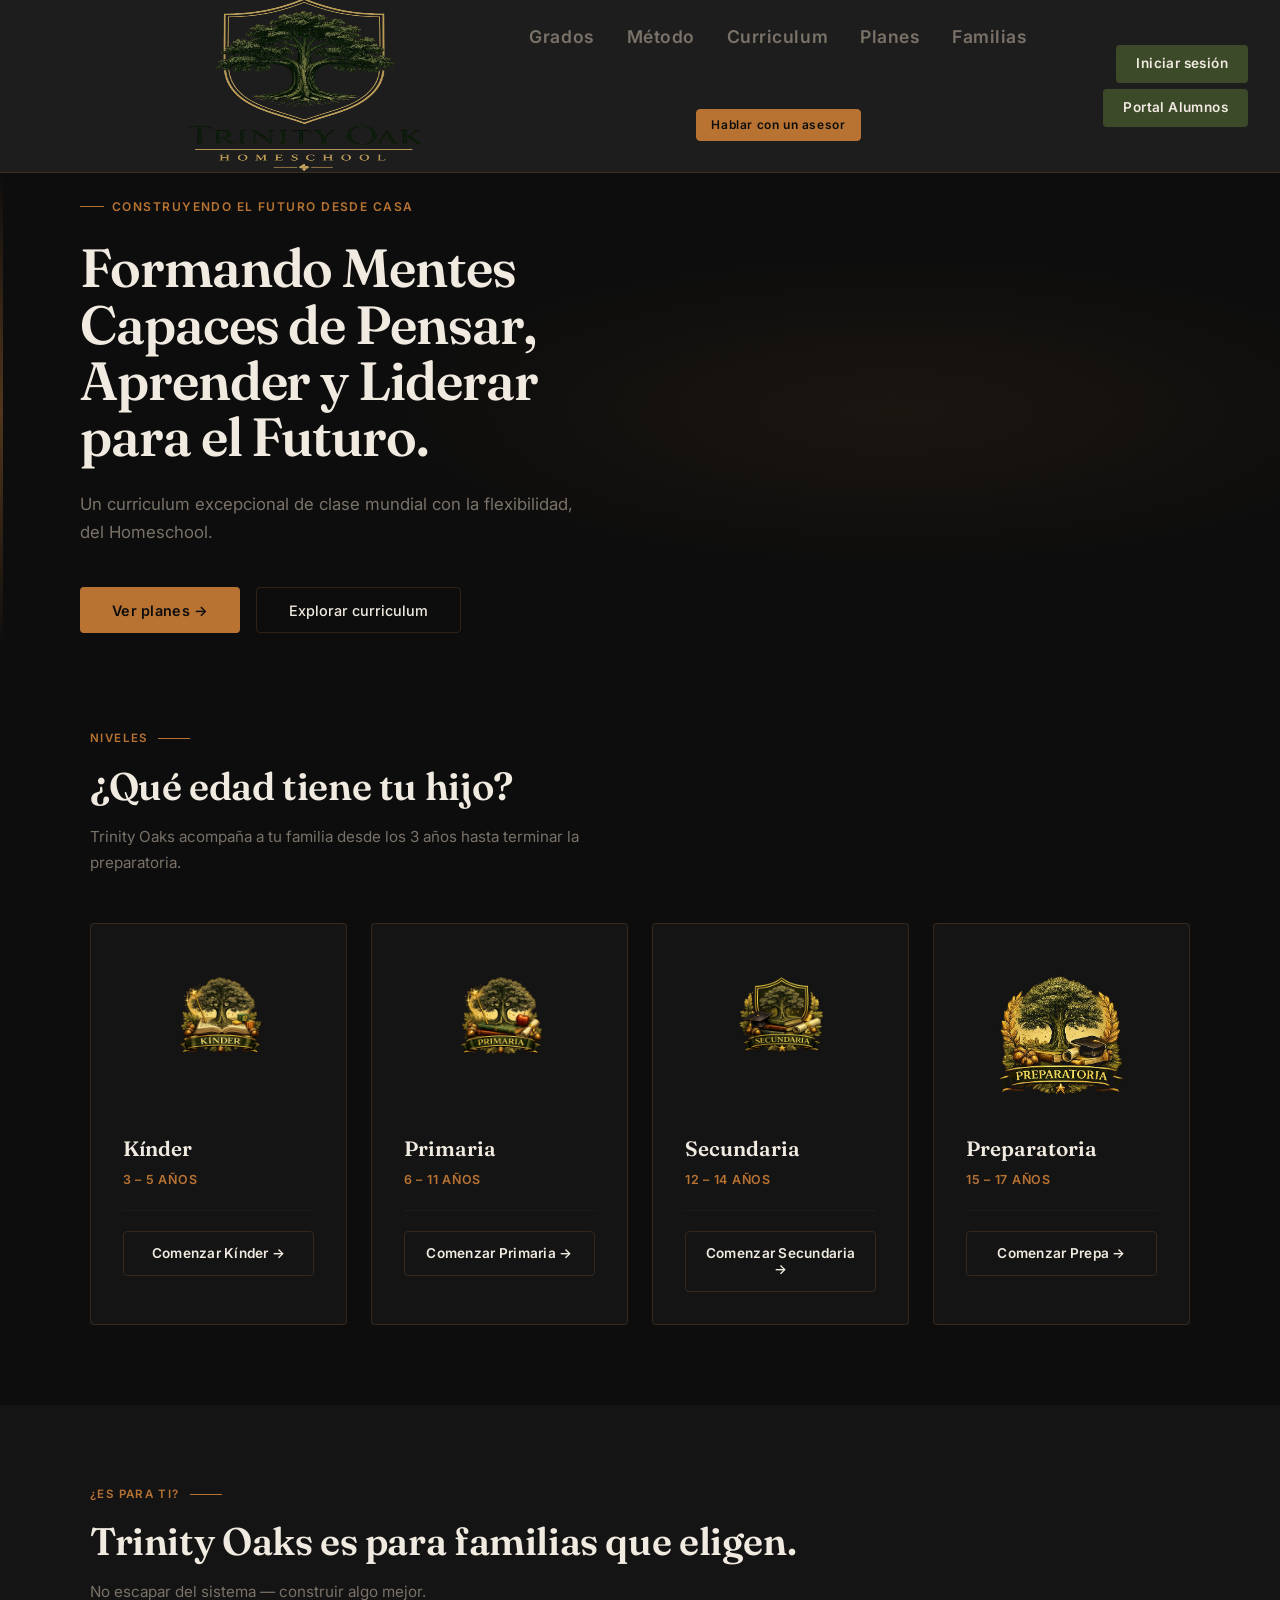
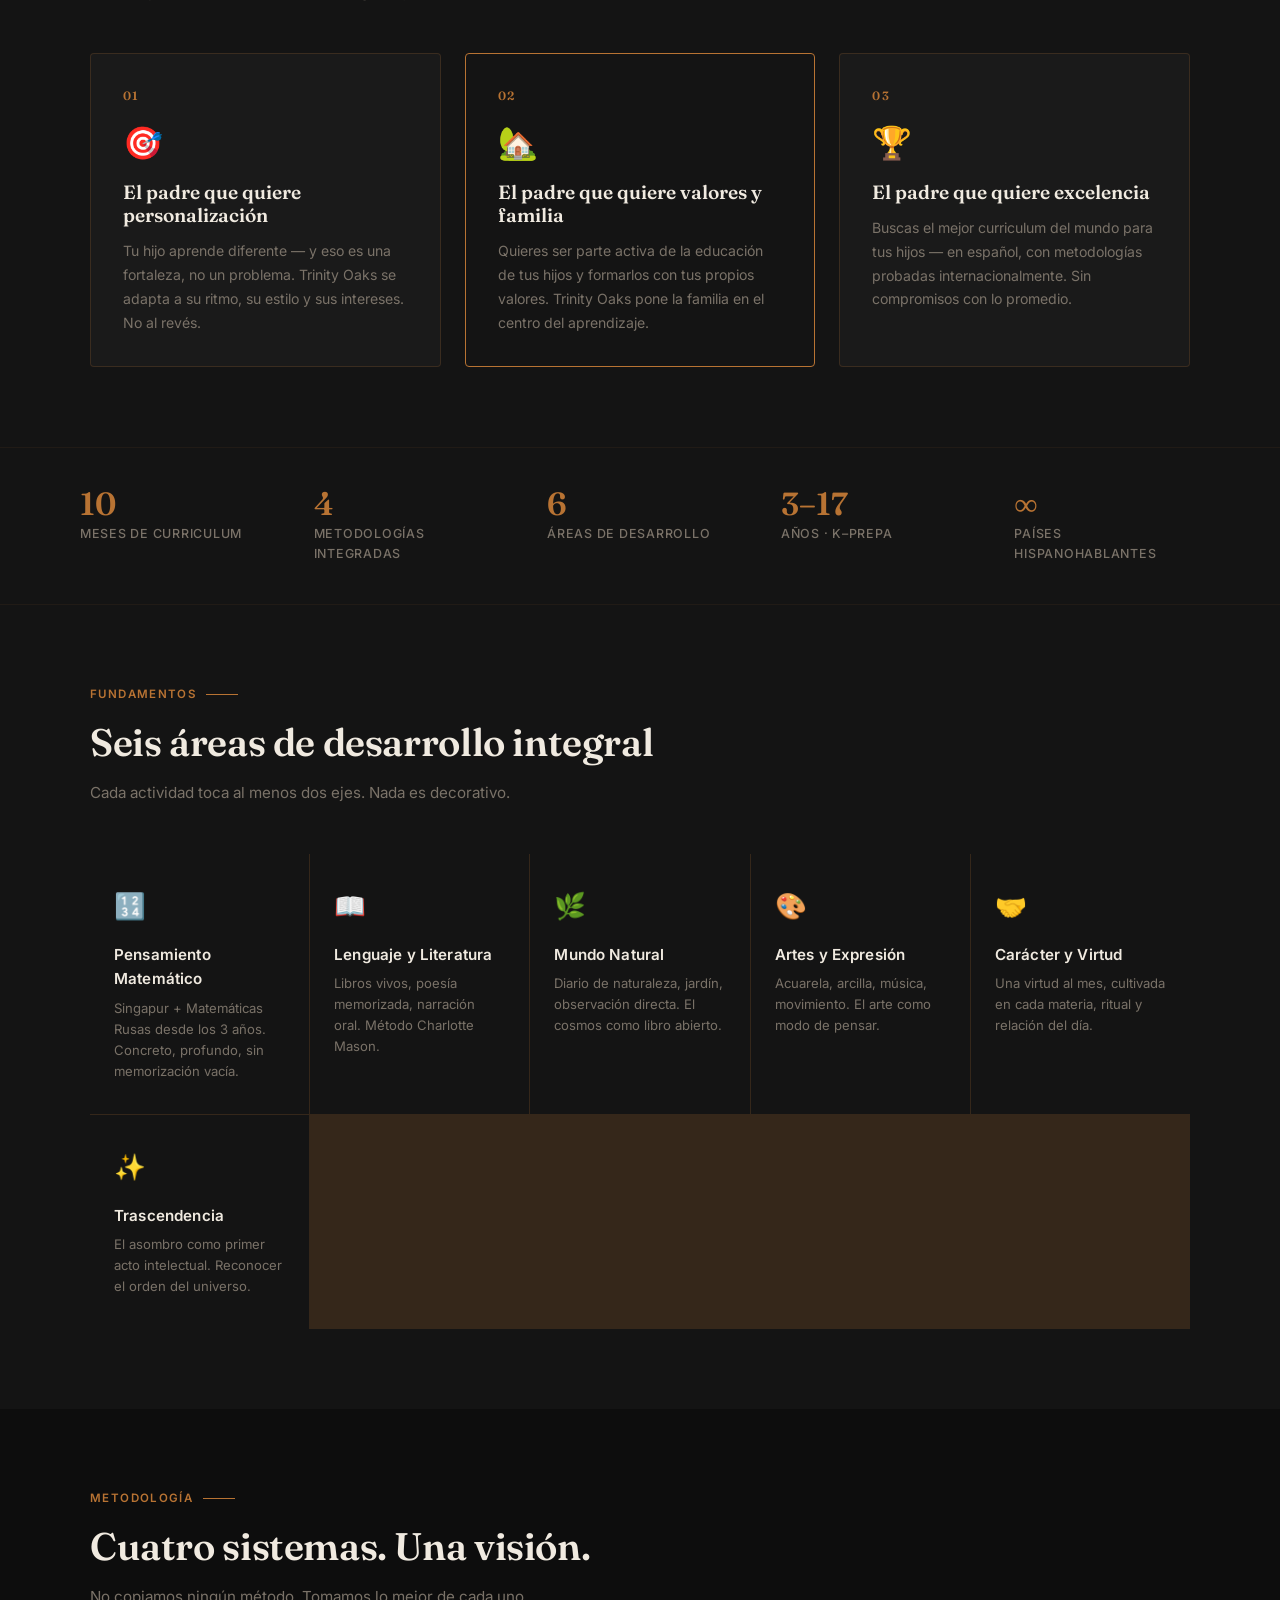
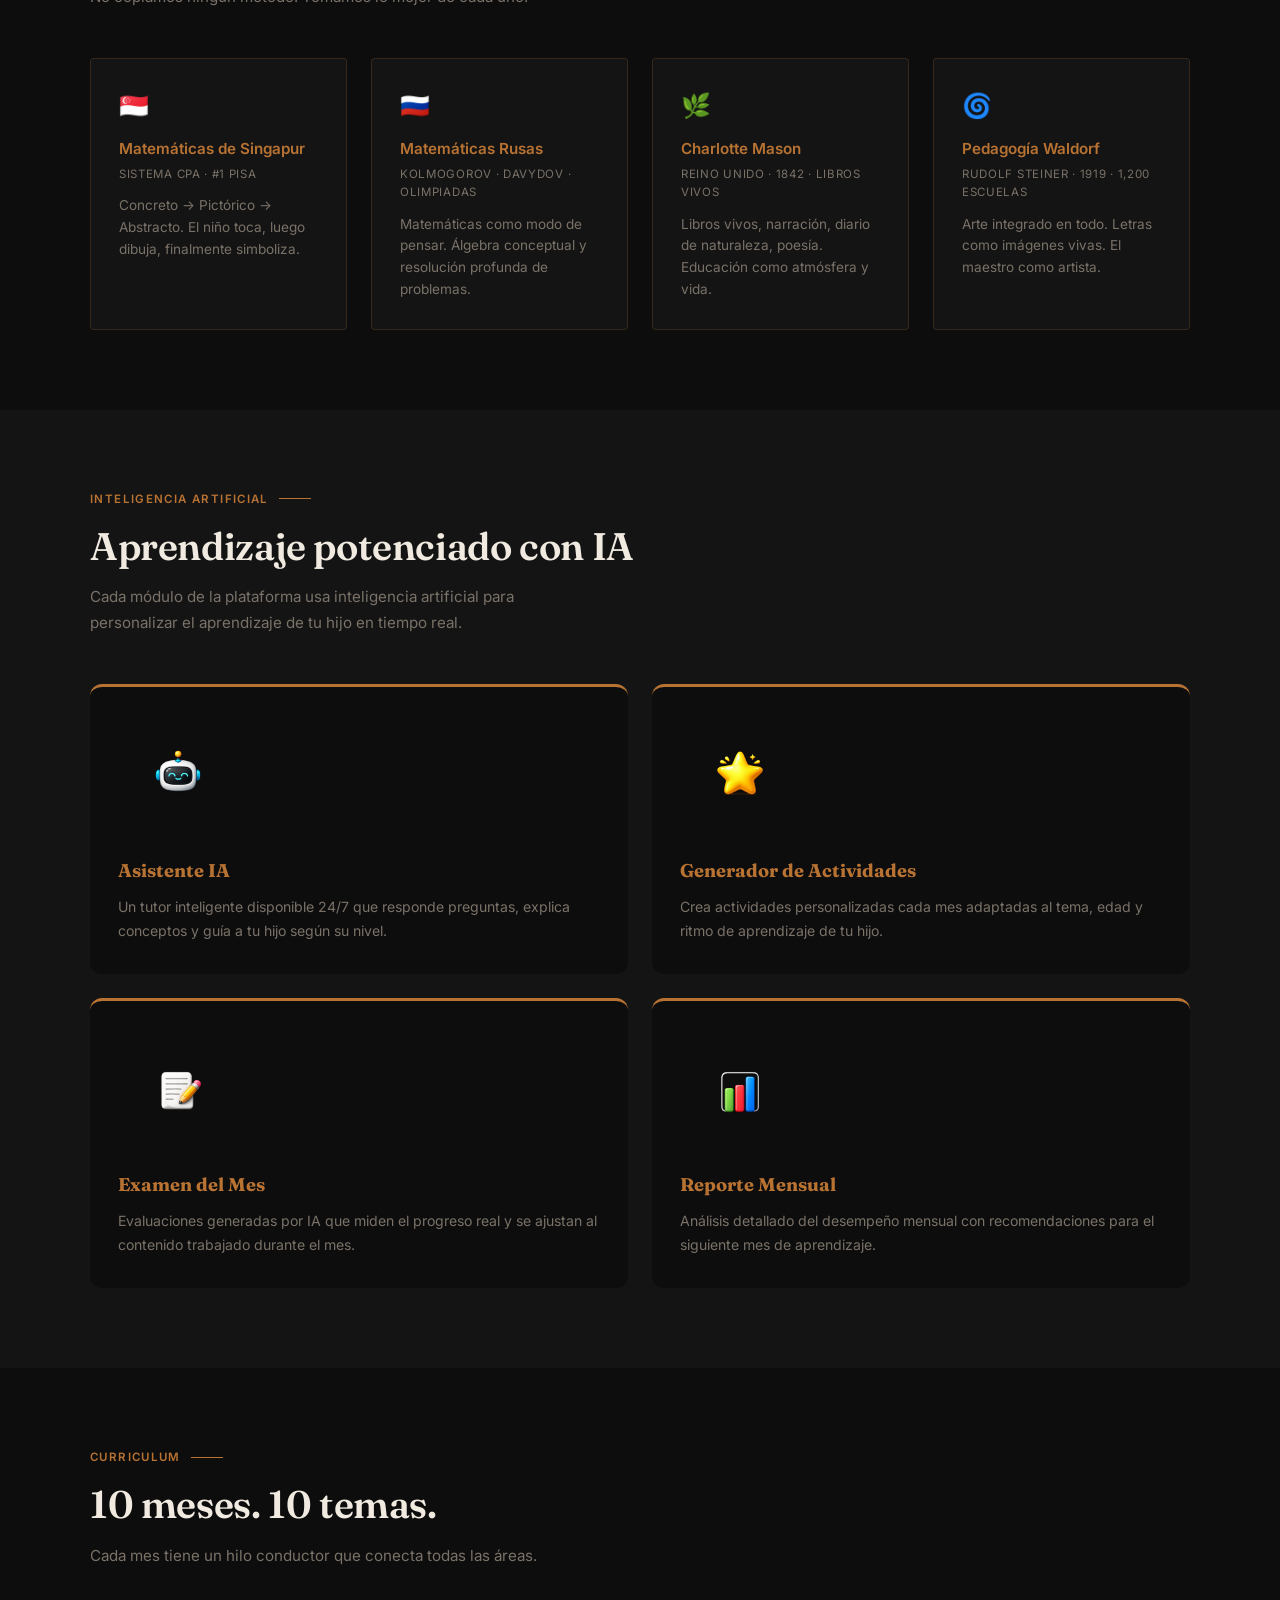
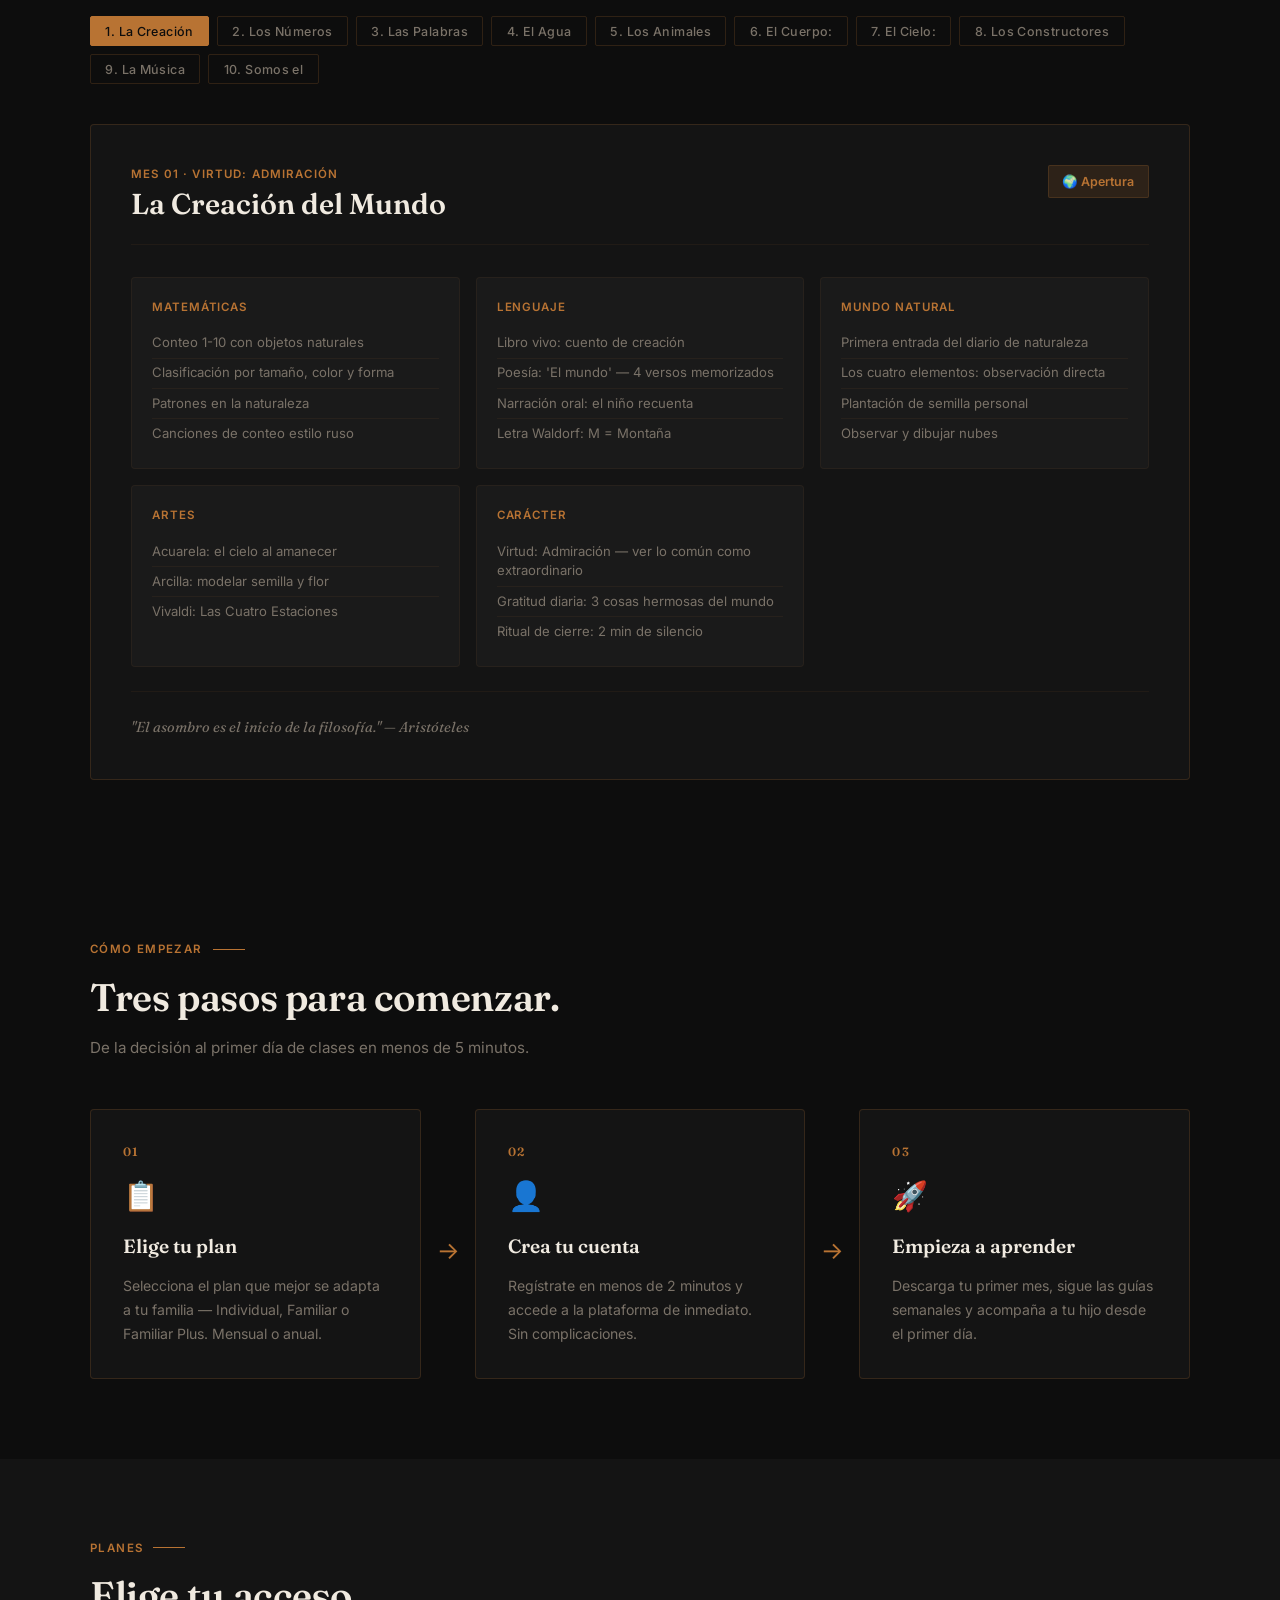
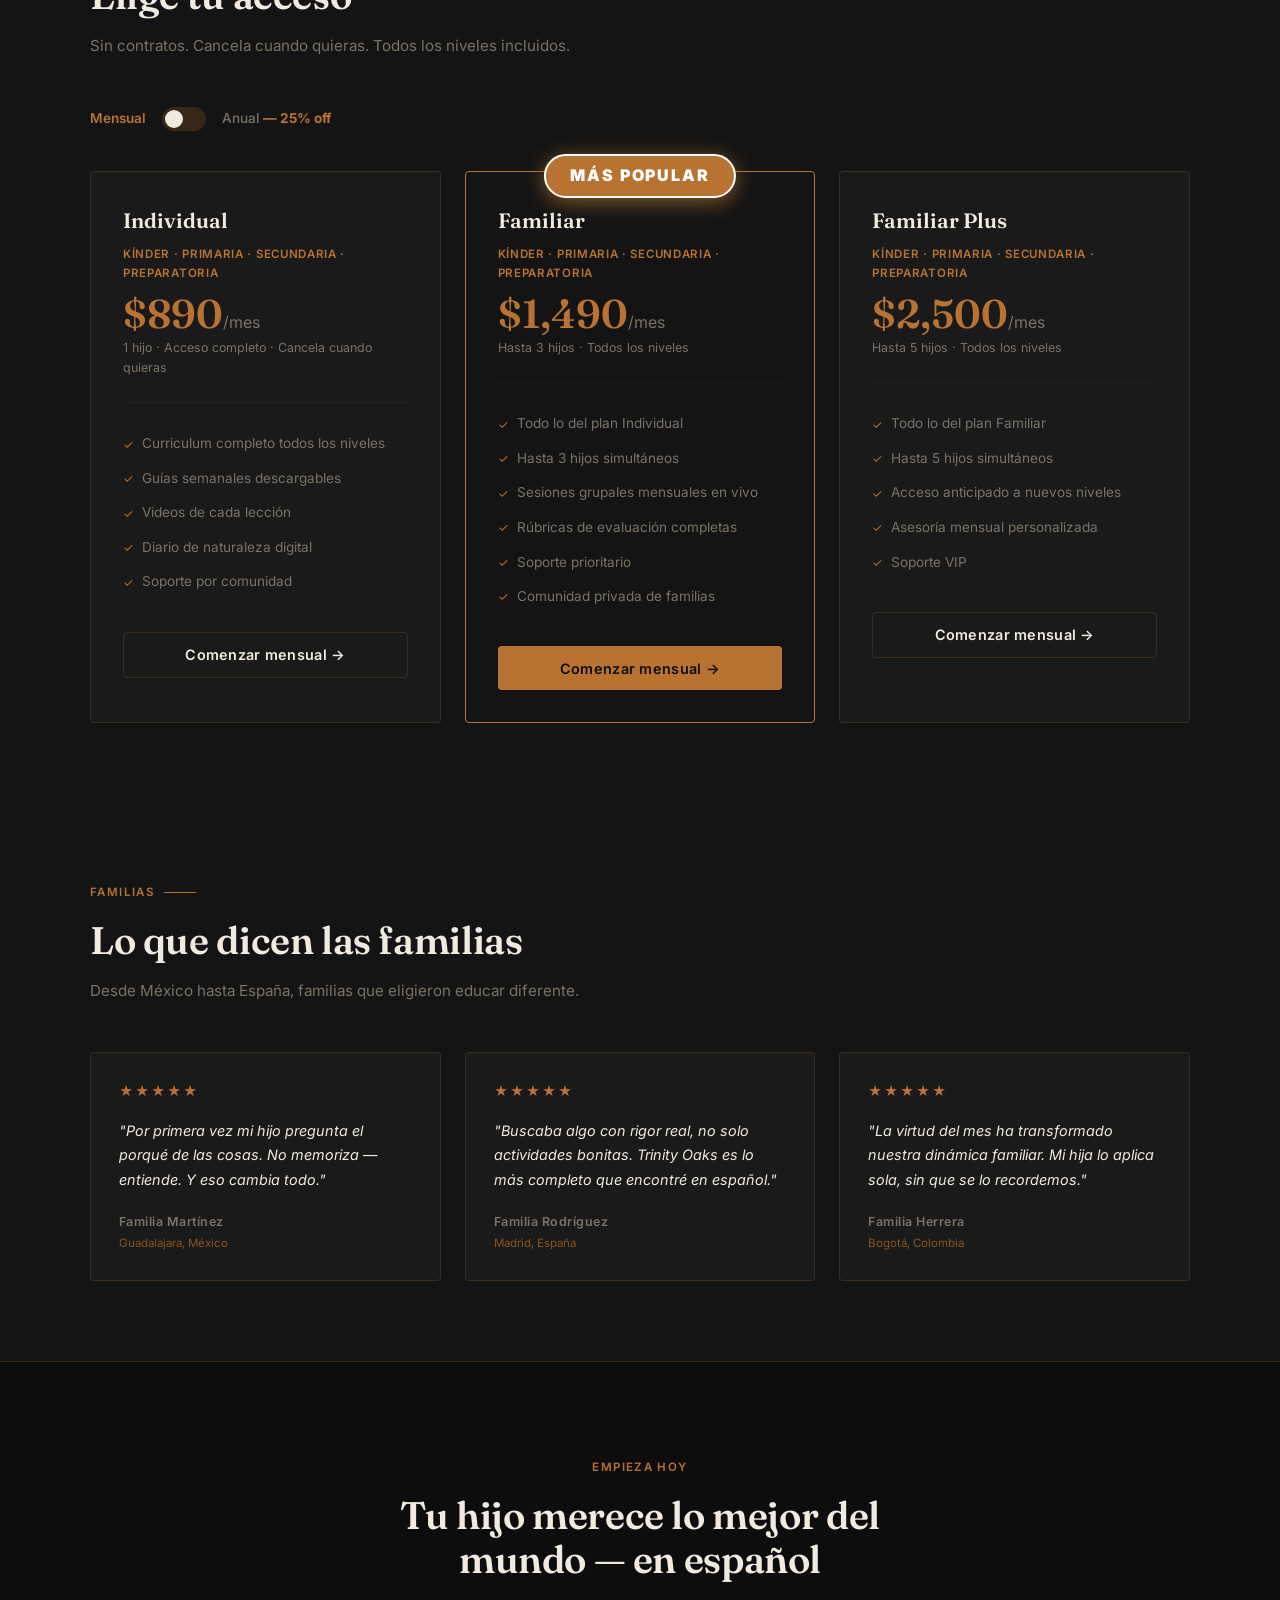
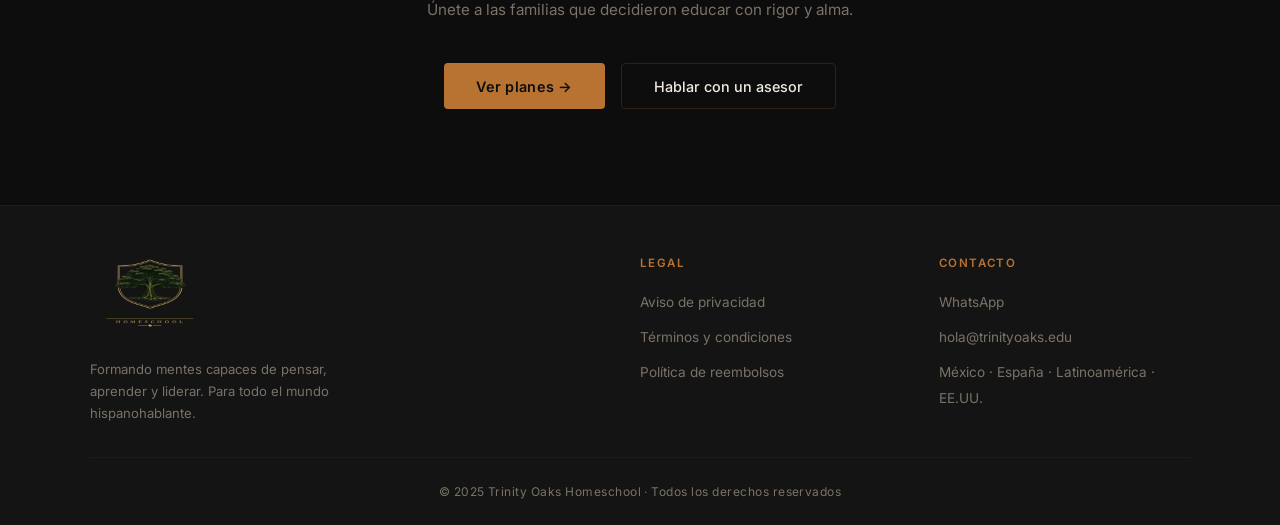
<file: dashboard.html>
<!DOCTYPE html>
<html lang="es">
<head>
<!-- Google Analytics 4 -->
<script async src="https://www.googletagmanager.com/gtag/js?id=G-SYQ89S48X7"></script>
<script>
  window.dataLayer = window.dataLayer || [];
  function gtag(){dataLayer.push(arguments);}
  gtag('js', new Date());
  gtag('config', 'G-SYQ89S48X7');
</script>

<!-- Meta Pixel -->
<script>
!function(f,b,e,v,n,t,s){if(f.fbq)return;n=f.fbq=function(){n.callMethod?
n.callMethod.apply(n,arguments):n.queue.push(arguments)};if(!f._fbq)f._fbq=n;
n.push=n;n.loaded=!0;n.version='2.0';n.queue=[];t=b.createElement(e);t.async=!0;
t.src=v;s=b.getElementsByTagName(e)[0];s.parentNode.insertBefore(t,s)}(window,
document,'script','https://connect.facebook.net/en_US/fbevents.js');
fbq('init', '528342791272228');
fbq('track', 'PageView');
</script>
<noscript><img height="1" width="1" style="display:none"
src="https://www.facebook.com/tr?id=528342791272228&ev=PageView&noscript=1"/></noscript>

  <meta charset="UTF-8">
  <meta name="viewport" content="width=device-width, initial-scale=1.0">
  <title>Dashboard · Trinity Oaks Homeschool</title>
  <link rel="stylesheet" href="styles.css">
  <link rel="stylesheet" href="https://fonts.googleapis.com/css2?family=Cinzel:wght@700;900&display=swap">
  <style>
    /* ── Welcome hero ── */
    .dash-hero {
      padding: 3rem 2rem 2.5rem;
      background: var(--bg);
      border-bottom: 1px solid var(--border2);
      position: relative; overflow: hidden;
    }
    .dash-hero::before {
      content: ''; position: absolute; left: 0; top: 0; bottom: 0;
      width: 3px;
      background: linear-gradient(to bottom, transparent, var(--copper), transparent);
      opacity: 0.4;
    }
    .dash-hero-inner {
      max-width: 1100px; margin: 0 auto; padding: 0 2rem;
      display: flex; align-items: center; gap: 2.5rem; flex-wrap: wrap;
    }
    .dash-hero-text { flex-shrink: 0; }
    .dash-eyebrow {
      display: inline-flex; align-items: center; gap: 8px;
      font-size: 0.75rem; font-weight: 600;
      letter-spacing: 0.12em; text-transform: uppercase;
      color: var(--copper); margin-bottom: 0.75rem;
    }
    .dash-eyebrow::before { content: ''; width: 24px; height: 1px; background: var(--copper); }
    .dash-title {
      font-family: 'Fraunces', serif;
      font-size: clamp(1.8rem, 3vw, 2.8rem);
      font-weight: 600; color: var(--cream);
      margin-bottom: 0.4rem; letter-spacing: -0.02em;
    }
    .dash-title em { font-style: normal; color: var(--copper); }
    .dash-email { font-size: 0.88rem; color: var(--muted); }

    /* ── Section wrappers ── */
    .dash-wrap       { padding: 3.5rem 2rem; background: var(--bg); }
    .dash-wrap-alt   { padding: 3.5rem 2rem; background: var(--bg2); }
    .dash-inner      { max-width: 1100px; margin: 0 auto; }

    .dash-sec-header {
      display: flex; align-items: flex-end; justify-content: space-between;
      flex-wrap: wrap; gap: 1rem; margin-bottom: 2rem;
    }
    .dash-sec-label {
      font-size: 0.72rem; font-weight: 600;
      letter-spacing: 0.12em; text-transform: uppercase;
      color: var(--copper); margin-bottom: 0.4rem;
      display: flex; align-items: center; gap: 8px;
    }
    .dash-sec-label::after { content: ''; width: 32px; height: 1px; background: var(--copper); }
    .dash-sec-title {
      font-family: 'Fraunces', serif;
      font-size: 1.6rem; font-weight: 600; color: var(--cream);
    }

    /* ── Hijo cards ── */
    .hijos-grid {
      display: grid;
      grid-template-columns: repeat(auto-fill, minmax(260px, 1fr));
      gap: 1.5rem;
    }
    .hijo-card {
      border: 1px solid var(--border); border-radius: 8px;
      padding: 1.75rem; background: var(--bg2);
      display: flex; flex-direction: column; gap: 0.65rem;
      transition: border-color .2s;
    }
    .hijo-card:hover { border-color: var(--copper); }
    .hijo-card-header {
      display: flex; align-items: center; gap: 0.75rem;
      padding-bottom: 0.9rem; border-bottom: 1px solid var(--border2);
    }
    .hijo-avatar {
      width: 40px; height: 40px; border-radius: 50%;
      background: rgba(184,115,51,.15); border: 1px solid var(--border);
      display: flex; align-items: center; justify-content: center;
      font-family: 'Fraunces', serif; font-size: 1.1rem; color: var(--copper);
      flex-shrink: 0;
    }
    .hijo-nombre {
      font-family: 'Fraunces', serif;
      font-size: 1.1rem; font-weight: 600; color: var(--cream);
    }
    .hijo-row {
      display: flex; justify-content: space-between; align-items: center;
    }
    .hijo-row-label {
      font-size: 0.72rem; font-weight: 600; color: var(--muted);
      letter-spacing: 0.06em; text-transform: uppercase;
    }
    .hijo-row-val { font-size: 0.88rem; color: var(--cream); font-weight: 500; }
    .hijo-menu-btn {
      position: absolute; top: 0.75rem; right: 0.75rem;
      background: none; border: none; color: rgba(255,255,255,0.4);
      font-size: 1.2rem; cursor: pointer; padding: 0.2rem 0.4rem;
      border-radius: 4px; line-height: 1;
    }
    .hijo-menu-btn:hover { background: rgba(255,255,255,0.08); color: rgba(255,255,255,0.8); }
    .hijo-dropdown {
      position: absolute; top: 2.2rem; right: 0.75rem;
      background: #2a2a2a; border: 1px solid rgba(255,255,255,0.12);
      border-radius: 8px; overflow: hidden; z-index: 100;
      min-width: 130px; box-shadow: 0 4px 16px rgba(0,0,0,0.4);
      display: none;
    }
    .hijo-dropdown.open { display: block; }
    .hijo-dropdown-item {
      padding: 0.65rem 1rem; font-size: 0.85rem; cursor: pointer;
      color: rgba(255,255,255,0.8); display: block; width: 100%;
      background: none; border: none; text-align: left;
    }
    .hijo-dropdown-item:hover { background: rgba(255,255,255,0.07); }
    .hijo-dropdown-item.danger { color: rgba(220,100,100,0.9); }
    .hijo-card { position: relative; }
    .hijo-mes-badge {
      background: rgba(184,115,51,.15); border: 1px solid var(--border);
      color: var(--copper); border-radius: 4px;
      padding: 0.2rem 0.6rem; font-size: 0.75rem; font-weight: 600;
    }
    .mes-switcher {
      display: flex; align-items: center; gap: 0.4rem;
    }
    .mes-arrow {
      background: none; border: none; cursor: pointer;
      color: var(--copper); font-size: 0.85rem; padding: 0 0.2rem;
      line-height: 1; transition: opacity .15s;
    }
    .mes-arrow:disabled { opacity: 0.25; cursor: default; }
    .hijo-ver-btn {
      margin-top: 0.4rem; width: 100%; padding: 0.7rem;
      border: 1px solid var(--border); border-radius: 6px;
      background: transparent; color: var(--cream);
      font-family: 'Inter', sans-serif;
      font-size: 0.85rem; font-weight: 600;
      cursor: pointer; transition: all .2s; letter-spacing: 0.02em;
    }
    .hijo-ver-btn:hover { border-color: var(--copper); color: var(--copper); }

    /* ── Seguimiento Dashboard ── */
    .seg-kpi-row {
      display: grid;
      grid-template-columns: repeat(4, 1fr);
      gap: 1rem; margin-bottom: 2rem;
    }
    .seg-kpi {
      background: var(--bg2); border: 1px solid var(--border2);
      border-radius: 10px; padding: 1.25rem 1.5rem;
      display: flex; flex-direction: column; gap: 0.3rem;
    }
    .seg-kpi-label {
      font-size: 0.7rem; font-weight: 700; letter-spacing: 0.1em;
      text-transform: uppercase; color: var(--muted);
    }
    .seg-kpi-value {
      font-family: 'Fraunces', serif; font-size: 2.2rem;
      font-weight: 700; color: var(--copper); line-height: 1;
    }
    .seg-kpi-sub {
      font-size: 0.75rem; color: var(--muted);
    }
    /* ── Alumno stats widget — Claude-usage style ── */
    #stats-alumno-wrap {
      flex: 1; min-width: 300px; max-width: 520px;
      background: #111214;
      border: 1px solid rgba(255,255,255,0.08);
      border-radius: 12px; overflow: hidden;
    }
    .saw-header {
      display: flex; align-items: center; justify-content: space-between;
      padding: 0.45rem 0.75rem;
      border-bottom: 1px solid rgba(255,255,255,0.07);
    }
    .saw-tabs { display: flex; gap: 0.15rem; }
    .saw-tab {
      padding: 0.25rem 0.65rem; border-radius: 6px;
      font-size: 0.72rem; font-weight: 600; color: var(--muted); cursor: pointer;
    }
    .saw-tab.active { background: rgba(255,255,255,0.1); color: var(--cream); }
    .saw-filters { display: flex; gap: 0.2rem; }
    .saw-filter {
      padding: 0.2rem 0.55rem; border-radius: 6px;
      font-size: 0.7rem; font-weight: 700; color: var(--muted); cursor: pointer;
    }
    .saw-filter.active { background: var(--copper); color: #fff; }
    .saw-kpis {
      display: grid; grid-template-columns: repeat(4, 1fr);
      border-bottom: 1px solid rgba(255,255,255,0.07);
    }
    .saw-kpi {
      padding: 0.55rem 0.7rem;
      border-right: 1px solid rgba(255,255,255,0.07);
    }
    .saw-kpi:last-child { border-right: none; }
    .saw-kpi-label { font-size: 0.6rem; color: var(--muted); margin-bottom: 0.12rem; white-space: nowrap; overflow: hidden; text-overflow: ellipsis; }
    .saw-kpi-val { font-size: 1.2rem; font-weight: 700; color: var(--cream); font-family: 'Fraunces', serif; line-height: 1.1; }
    .saw-heat { padding: 0.5rem 0.75rem 0.4rem; }
    .saw-heat-grid {
      display: grid;
      grid-template-columns: repeat(25, 1fr);
      gap: 3px;
    }
    .saw-heat-day {
      aspect-ratio: 1; border-radius: 2px; background: rgba(255,255,255,0.07);
    }
    .saw-heat-day.active { background: var(--copper); }
    .saw-footer {
      padding: 0.3rem 0.75rem 0.55rem;
      font-size: 0.65rem; color: var(--muted); font-style: italic;
    }
    #stat-entregas-wrap, #stat-calif-wrap { display: none !important; }
    @media (max-width: 860px) {
      #stats-alumno-wrap { max-width: 100%; flex-basis: 100%; }
      .saw-kpis { grid-template-columns: repeat(2, 1fr); }
    }
    .seg-grid {
      display: grid;
      grid-template-columns: repeat(auto-fill, minmax(480px, 1fr));
      gap: 1.5rem;
    }
    .seg-block {
      background: var(--bg2); border: 1px solid var(--border2);
      border-radius: 12px; overflow: hidden;
    }
    .seg-block-header {
      display: flex; align-items: center; justify-content: space-between;
      padding: 1.25rem 1.5rem;
      border-bottom: 1px solid var(--border2);
      background: rgba(184,115,51,.04);
    }
    .seg-block-name {
      font-family: 'Fraunces', serif; font-size: 1.2rem;
      font-weight: 600; color: var(--cream);
    }
    .seg-block-meta {
      font-size: 0.75rem; color: var(--muted);
    }
    .seg-block-pct {
      font-family: 'Fraunces', serif; font-size: 1.5rem;
      font-weight: 700; color: var(--copper);
    }
    .seg-block-body {
      display: flex; gap: 0;
    }
    /* left panel: donut */
    .seg-left {
      width: 160px; flex-shrink: 0;
      display: flex; flex-direction: column; align-items: center;
      justify-content: center; gap: 0.5rem;
      padding: 1.5rem 1rem;
      border-right: 1px solid var(--border2);
    }
    .seg-donut {
      position: relative; width: 110px; height: 110px;
    }
    .seg-donut svg { transform: rotate(-90deg); }
    .seg-donut-track { fill: none; stroke: var(--border); stroke-width: 10; }
    .seg-donut-fill {
      fill: none; stroke: var(--copper); stroke-width: 10;
      stroke-linecap: round;
      transition: stroke-dashoffset .8s cubic-bezier(.4,0,.2,1);
    }
    .seg-donut-inner {
      position: absolute; inset: 0;
      display: flex; flex-direction: column;
      align-items: center; justify-content: center;
    }
    .seg-donut-num {
      font-family: 'Fraunces', serif; font-size: 1.6rem;
      font-weight: 700; color: var(--copper); line-height: 1;
    }
    .seg-donut-label {
      font-size: 0.62rem; color: var(--muted);
      letter-spacing: 0.06em; text-transform: uppercase;
    }
    .seg-left-tag {
      font-size: 0.72rem; color: var(--muted); text-align: center;
      line-height: 1.4;
    }
    /* right panel: stats + bars */
    .seg-right {
      flex: 1; padding: 1.25rem 1.5rem;
      display: flex; flex-direction: column; gap: 1rem;
    }
    .seg-stat-row {
      display: grid; grid-template-columns: repeat(3,1fr); gap: 0.6rem;
    }
    .seg-chart-label {
      font-size: 0.68rem; font-weight: 700; letter-spacing: 0.08em;
      text-transform: uppercase; color: var(--muted); margin-bottom: 0.4rem;
    }
    .seg-mini-chart { overflow: visible; }
    .seg-last-exam {
      font-size: 0.78rem; color: var(--muted); margin-top: 0.4rem;
    }
    .seg-stat {
      background: var(--bg); border: 1px solid var(--border2);
      border-radius: 8px; padding: 0.75rem;
      display: flex; flex-direction: column; gap: 0.2rem;
    }
    .seg-stat-num {
      font-family: 'Fraunces', serif; font-size: 1.5rem;
      font-weight: 700; color: var(--copper); line-height: 1;
    }
    .seg-stat-lbl {
      font-size: 0.68rem; color: var(--muted);
      text-transform: uppercase; letter-spacing: 0.06em;
    }
    .seg-divider { height: 1px; background: var(--border2); }
    .seg-bar-section { display: flex; flex-direction: column; gap: 0.6rem; }
    .seg-bar-row {
      display: flex; align-items: center; gap: 0.75rem;
    }
    .seg-bar-lbl {
      font-size: 0.72rem; color: var(--muted); min-width: 120px;
      flex-shrink: 0; display: flex; align-items: center; gap: 0.3rem;
    }
    .seg-bar-track {
      flex: 1; height: 7px; border-radius: 999px;
      background: var(--border); overflow: hidden;
    }
    .seg-bar-fill {
      height: 100%; border-radius: 999px;
      background: linear-gradient(90deg, #b87333, #d9954a);
      transition: width .7s cubic-bezier(.4,0,.2,1);
    }
    .seg-bar-val {
      font-size: 0.78rem; font-weight: 600; color: var(--copper);
      min-width: 2.5rem; text-align: right;
    }
    .seg-nota {
      font-size: 0.78rem; color: var(--muted);
      font-style: italic; line-height: 1.5;
      border-top: 1px solid var(--border2);
      padding-top: 0.75rem;
    }

    /* badges strip */
    .seg-badges-section { display: flex; flex-direction: column; gap: 0.6rem; }
    .seg-badges-title {
      font-size: 0.68rem; font-weight: 700; letter-spacing: 0.12em;
      text-transform: uppercase; color: var(--copper);
      display: flex; align-items: center; gap: 0.6rem;
    }
    .seg-badges-title::after {
      content: ''; flex: 1; height: 1px; background: linear-gradient(90deg, rgba(184,115,51,.5), transparent);
    }
    .seg-badges {
      display: flex; flex-wrap: wrap; gap: 16px;
      justify-content: flex-start; margin-top: 0.25rem;
    }
    .seg-badge-wrap {
      display: flex; flex-direction: column; align-items: center; gap: 4px;
      animation: badge-in .4s cubic-bezier(.4,0,.2,1) both;
    }
    @keyframes badge-in {
      from { opacity: 0; transform: scale(0.8); }
      to   { opacity: 1; transform: scale(1); }
    }
    .seg-badge-img {
      width: 96px; height: 106px;
      filter: drop-shadow(0 3px 6px rgba(0,0,0,0.45));
      transition: transform .2s ease, filter .2s ease;
      cursor: default;
    }
    .seg-badge-img:hover {
      transform: scale(1.15);
      filter: drop-shadow(0 4px 12px rgba(200,135,58,.6)) drop-shadow(0 2px 4px rgba(0,0,0,0.5));
    }
    .seg-badge-lbl {
      font-size: 0.65rem; color: var(--copper); text-align: center;
      max-width: 96px; line-height: 1.3; font-weight: 600;
    }
    .seg-badge-locked {
      display: flex; flex-direction: column; align-items: center; gap: 4px;
      opacity: 0.35;
    }
    .seg-badge-locked-hex {
      width: 96px; height: 106px;
    }
    .seg-badge-locked-lbl {
      font-size: 0.65rem; color: var(--muted); text-align: center; max-width: 96px;
    }
    .seg-badges-empty-msg {
      font-size: 0.75rem; color: var(--muted); font-style: italic; margin-top: 0.4rem;
    }

    /* badge toast */
    .badge-toast {
      position: fixed; bottom: 2rem; right: 2rem; z-index: 9999;
      background: var(--bg2); border: 1px solid var(--copper);
      border-radius: 12px; padding: 1rem 1.25rem;
      display: flex; align-items: center; gap: 1rem;
      box-shadow: 0 8px 32px rgba(0,0,0,0.4);
      animation: toast-in .4s cubic-bezier(.4,0,.2,1);
      max-width: 320px;
    }
    .badge-toast img { width: 52px; height: 57px; flex-shrink: 0; }
    .badge-toast-text { display: flex; flex-direction: column; gap: 0.2rem; }
    .badge-toast-title { font-size: 0.72rem; font-weight: 700; letter-spacing: 0.1em; text-transform: uppercase; color: var(--copper); }
    .badge-toast-name { font-family: 'Fraunces', serif; font-size: 1rem; font-weight: 600; color: var(--cream); }
    @keyframes toast-in {
      from { opacity: 0; transform: translateY(20px); }
      to   { opacity: 1; transform: translateY(0); }
    }

    /* dashed add card */
    .hijo-card-add {
      border: 1px dashed rgba(184,115,51,.3); border-radius: 8px;
      background: transparent;
      display: flex; flex-direction: column;
      align-items: center; justify-content: center;
      gap: 0.75rem; min-height: 180px;
      cursor: pointer; transition: border-color .2s, background .2s;
    }
    .hijo-card-add:hover {
      border-color: var(--copper);
      background: rgba(184,115,51,.04);
    }
    .hijo-add-icon {
      width: 40px; height: 40px; border-radius: 50%;
      border: 1px solid var(--copper);
      display: flex; align-items: center; justify-content: center;
      color: var(--copper); font-size: 1.4rem; line-height: 1;
    }
    .hijo-add-label { font-size: 0.88rem; color: var(--muted); text-align: center; }

    /* ── Plan card ── */
    .plan-info-card {
      border: 1px solid var(--copper); border-radius: 8px;
      padding: 2rem; background: var(--bg3);
      max-width: 480px;
      display: flex; flex-direction: column; gap: 1.25rem;
    }
    .plan-info-name {
      font-family: 'Fraunces', serif;
      font-size: 1.7rem; font-weight: 600; color: var(--copper);
    }
    .plan-info-row {
      display: flex; justify-content: space-between; align-items: center;
      padding: 0.6rem 0; border-bottom: 1px solid var(--border2);
    }
    .plan-info-row:last-of-type { border-bottom: none; }
    .plan-info-key {
      font-size: 0.75rem; font-weight: 600; color: var(--muted);
      letter-spacing: 0.07em; text-transform: uppercase;
    }
    .plan-info-val { font-size: 0.9rem; color: var(--cream); font-weight: 500; }
    .plan-active-badge {
      background: rgba(61,74,42,.4); border: 1px solid rgba(61,74,42,.8);
      color: #7aab4a; border-radius: 4px;
      padding: 0.2rem 0.7rem; font-size: 0.75rem; font-weight: 600;
    }
    .no-plan-card {
      border: 1px dashed rgba(184,115,51,.3); border-radius: 8px;
      padding: 2.5rem 2rem; max-width: 480px;
      display: flex; flex-direction: column; align-items: center;
      gap: 0.75rem; text-align: center;
    }
    .no-plan-card p { font-size: 0.9rem; color: var(--muted); }
    .no-plan-card a { font-size: 0.9rem; color: var(--copper); font-weight: 600; text-decoration: none; }
    .no-plan-card a:hover { text-decoration: underline; }

    /* ── Portal button ── */
    .btn-portal {
      background: transparent; color: var(--copper);
      border: 1px solid var(--copper); border-radius: 6px;
      padding: 0.85rem 1.5rem;
      font-family: 'Inter', sans-serif;
      font-size: 0.9rem; font-weight: 600;
      cursor: pointer; transition: all .2s;
      letter-spacing: 0.02em; align-self: flex-start;
    }
    .btn-portal:hover { background: var(--copper); color: var(--bg); }
    .btn-portal:disabled { opacity: 0.5; cursor: not-allowed; }

    /* ── Add hijo modal ── */
    @keyframes dashFadeIn  { from{opacity:0} to{opacity:1} }
    @keyframes dashSlideUp { from{opacity:0;transform:translateY(24px) scale(.97)} to{opacity:1;transform:translateY(0) scale(1)} }

    .ah-overlay {
      position: fixed; inset: 0; z-index: 9999;
      background: rgba(0,0,0,.75);
      display: flex; align-items: center; justify-content: center;
      animation: dashFadeIn .2s ease;
    }
    .ah-overlay[hidden] { display: none; }
    .ah-card {
      background: var(--bg); border: 1px solid var(--border);
      border-radius: 16px; padding: 2rem;
      width: min(440px, 90vw);
      display: flex; flex-direction: column; gap: 1rem;
      animation: dashSlideUp .25s cubic-bezier(.22,.68,0,1.2);
    }
    .ah-title {
      font-family: 'Fraunces', serif;
      font-size: 1.4rem; font-weight: 600; color: var(--cream);
    }
    .ah-field-label {
      font-size: 0.72rem; font-weight: 600; color: var(--muted);
      letter-spacing: 0.08em; text-transform: uppercase; margin-bottom: 0.35rem;
    }
    .ah-input, .ah-select {
      font-family: 'Inter', sans-serif;
      width: 100%; box-sizing: border-box;
      background: var(--bg3); border: 1px solid var(--border);
      border-radius: 8px; color: var(--cream);
      font-size: 0.95rem; padding: .7rem 1rem;
      outline: none; transition: border-color .2s;
    }
    .ah-input:focus, .ah-select:focus { border-color: var(--copper); }
    .ah-input::placeholder { color: var(--muted); }
    .ah-select option { background: var(--bg3); }
    .ah-actions { display: flex; gap: 0.75rem; margin-top: 0.25rem; }
    .ah-btn {
      flex: 1; padding: 0.8rem; border-radius: 8px;
      font-family: 'Inter', sans-serif;
      font-size: 0.9rem; font-weight: 700;
      cursor: pointer; transition: all .2s;
    }
    .ah-btn-primary { background: var(--copper); color: var(--bg); border: none; }
    .ah-btn-primary:hover { background: var(--copper2); }
    .ah-btn-ghost {
      background: transparent; color: var(--muted);
      border: 1px solid var(--border);
    }
    .ah-btn-ghost:hover { color: var(--cream); border-color: var(--cream); }

    /* ── Nav tweaks for dashboard ── */
    .nav-title {
      position: absolute;
      left: 50%; transform: translateX(-50%);
      display: flex; flex-direction: column; align-items: center;
      gap: 0.1rem;
      pointer-events: none;
    }
    .nav-title-main {
      font-family: 'Cinzel', serif;
      font-size: 2.1rem; font-weight: 700;
      color: var(--cream);
      letter-spacing: 0.12em;
      text-transform: uppercase;
      white-space: nowrap;
      line-height: 1;
    }
    .nav-title-sub {
      font-family: 'Cinzel', serif;
      font-size: 0.72rem; font-weight: 700;
      color: var(--cream);
      letter-spacing: 0.45em;
      text-transform: uppercase;
      white-space: nowrap;
    }

    /* Mobile avatar toggle */
    .nav-avatar-toggle {
      display: none;
      width: 36px; height: 36px; border-radius: 6px;
      background: transparent; border: 1.5px solid var(--border2);
      align-items: center; justify-content: center; flex-direction: column;
      gap: 5px; cursor: pointer; flex-shrink: 0;
      position: relative; z-index: 1001; padding: 0;
      transition: border-color .2s;
    }
    .nav-avatar-toggle:hover { border-color: var(--copper); }
    .nav-avatar-toggle span {
      display: block; width: 18px; height: 2px;
      background: var(--cream); border-radius: 2px;
      pointer-events: none;
    }
    .nav-profile-dropdown {
      display: none; position: absolute; top: calc(100% + 8px); right: 1rem;
      background: var(--bg2); border: 1.5px solid var(--copper);
      border-radius: 12px; padding: 0.75rem; min-width: 180px;
      flex-direction: column; gap: 6px; z-index: 1000;
      box-shadow: 0 8px 24px rgba(0,0,0,0.5);
      animation: modal-in .2s ease;
    }
    .nav-profile-dropdown.open { display: flex; }
    .nav-dropdown-name {
      font-family: 'Fraunces', serif; font-size: 0.9rem;
      font-weight: 600; color: var(--copper);
      padding: 0 0.25rem 0.4rem; border-bottom: 1px solid var(--border2);
      margin-bottom: 0.25rem; white-space: nowrap; overflow: hidden;
      text-overflow: ellipsis;
    }
    .nav-dropdown-btn {
      width: 100%; height: 32px; text-align: left; padding: 0 0.5rem;
      background: transparent; border: 1px solid var(--border2);
      border-radius: 6px; cursor: pointer; font-size: 0.8rem;
      color: var(--copper); letter-spacing: 0.04em;
      transition: background .15s, border-color .15s;
    }
    .nav-dropdown-btn:hover { background: rgba(184,115,51,.12); border-color: var(--copper); }
    .nav-dropdown-logout {
      width: 100%; height: 32px; text-align: left; padding: 0 0.5rem;
      background: transparent; border: 1px solid var(--border2);
      border-radius: 6px; cursor: pointer; font-size: 0.8rem;
      color: var(--muted); letter-spacing: 0.04em; text-decoration: none;
      display: flex; align-items: center; transition: color .15s, border-color .15s;
    }
    .nav-dropdown-logout:hover { color: var(--cream); border-color: var(--muted); }

    .nav-profile-widget {
      display: flex; flex-direction: column; align-items: center;
      gap: 6px; padding: 8px 0; max-width: 176px; margin-right: 2rem;
    }
    .nav-profile-row {
      display: flex; align-items: center; gap: 8px;
    }
    .nav-avatar {
      width: 35px; height: 35px; border-radius: 50%; flex-shrink: 0;
      background: linear-gradient(135deg, #c8873a, #8b5a1a);
      display: flex; align-items: center; justify-content: center;
      font-family: 'Fraunces', serif; font-size: 1rem;
      font-weight: 700; color: #fff; line-height: 1;
    }
    .nav-user-label {
      font-family: 'Fraunces', serif; font-size: 1.05rem;
      font-weight: 600; color: var(--copper); white-space: nowrap;
    }
    .nav-settings-btn {
      width: 143px; height: 31px;
      background: transparent; border: 1.5px solid var(--copper);
      border-radius: 6px; cursor: pointer;
      font-size: 0.8rem; color: var(--copper);
      letter-spacing: 0.05em; transition: background .2s, color .2s;
    }
    .nav-settings-btn:hover { background: var(--copper); color: var(--bg); }
    .nav-logout-link {
      font-size: 0.75rem; color: var(--muted); letter-spacing: 0.04em;
      background: none; border: none; cursor: pointer;
      text-decoration: none; transition: color .2s; padding: 0;
    }
    .nav-logout-link:hover { color: var(--cream); }

    /* ── Settings Modal ── */
    .settings-overlay {
      display: none; position: fixed; inset: 0; z-index: 10000;
      background: rgba(0,0,0,0.72); backdrop-filter: blur(4px);
      align-items: center; justify-content: center;
    }
    .settings-overlay.open { display: flex; }
    .settings-modal {
      background: var(--bg2); border: 1.5px solid var(--copper);
      border-radius: 16px; width: 480px; max-width: calc(100vw - 2rem);
      max-height: 90vh; display: flex; flex-direction: column;
      overflow: hidden; box-shadow: 0 24px 64px rgba(0,0,0,0.6);
      animation: modal-in .25s cubic-bezier(.4,0,.2,1);
    }
    @keyframes modal-in {
      from { opacity: 0; transform: translateY(16px) scale(0.97); }
      to   { opacity: 1; transform: translateY(0) scale(1); }
    }
    .settings-header {
      display: flex; align-items: center; justify-content: space-between;
      padding: 1.25rem 1.5rem 0;
    }
    .settings-title {
      font-family: 'Cinzel', serif; font-size: 1rem; font-weight: 700;
      color: var(--copper); letter-spacing: 0.12em; text-transform: uppercase;
    }
    .settings-close {
      background: none; border: none; color: var(--muted);
      font-size: 1.4rem; cursor: pointer; line-height: 1;
      padding: 0.2rem 0.4rem; border-radius: 4px; transition: color .2s;
    }
    .settings-close:hover { color: var(--cream); }
    .settings-tabs {
      display: flex; gap: 0; border-bottom: 1px solid var(--border2);
      padding: 0 1.5rem; margin-top: 1rem;
    }
    .settings-tab {
      font-size: 0.78rem; font-weight: 700; letter-spacing: 0.08em;
      text-transform: uppercase; color: var(--muted);
      padding: 0.6rem 1.1rem; border-bottom: 2px solid transparent;
      cursor: pointer; transition: color .2s, border-color .2s;
      background: none; border-top: none; border-left: none; border-right: none;
    }
    .settings-tab.active { color: var(--copper); border-bottom-color: var(--copper); }
    .settings-body { overflow-y: auto; padding: 1.5rem; flex: 1; }
    .settings-panel { display: none; }
    .settings-panel.active { display: block; }

    /* Perfil tab */
    .settings-field { display: flex; flex-direction: column; gap: 0.4rem; margin-bottom: 1rem; }
    .settings-label { font-size: 0.72rem; font-weight: 700; letter-spacing: 0.08em; text-transform: uppercase; color: var(--muted); }
    .settings-input, .settings-select {
      background: var(--bg); border: 1px solid var(--border2);
      border-radius: 8px; padding: 0.6rem 0.85rem;
      color: var(--cream); font-size: 0.9rem; font-family: inherit;
      outline: none; transition: border-color .2s;
      width: 100%; box-sizing: border-box;
    }
    .settings-input:focus, .settings-select:focus { border-color: var(--copper); }
    .settings-input[readonly] { color: var(--muted); cursor: default; }
    .settings-save-btn {
      margin-top: 0.5rem; width: 100%;
      background: var(--copper); color: #1a1208;
      border: none; border-radius: 8px; padding: 0.7rem;
      font-size: 0.9rem; font-weight: 700; cursor: pointer;
      transition: opacity .2s; letter-spacing: 0.04em;
    }
    .settings-save-btn:hover { opacity: 0.85; }
    .settings-toast {
      margin-top: 0.75rem; padding: 0.6rem 0.85rem;
      background: rgba(184,115,51,.15); border: 1px solid var(--copper);
      border-radius: 8px; font-size: 0.82rem; color: var(--copper);
      text-align: center; display: none;
    }

    /* Mis Logros button */
    .nav-logros-btn {
      width: 143px; height: 31px;
      background: transparent; border: 1.5px solid var(--copper);
      border-radius: 6px; cursor: pointer;
      font-size: 0.8rem; color: var(--copper);
      letter-spacing: 0.05em; transition: background .2s, color .2s;
    }
    .nav-logros-btn:hover { background: var(--copper); color: var(--bg); }

    /* Cerrar sesión as button */
    .nav-logout-link {
      width: 143px; height: 31px; display: flex; align-items: center; justify-content: center;
      background: none; border: 1.5px solid var(--muted); border-radius: 6px; cursor: pointer;
      font-size: 0.75rem; color: var(--muted); letter-spacing: 0.04em;
      text-decoration: none; transition: border-color .2s, color .2s;
    }
    .nav-logout-link:hover { border-color: var(--cream); color: var(--cream); }

    /* Mis Logros modal */
    .logros-overlay {
      display: none; position: fixed; inset: 0; z-index: 10000;
      background: rgba(0,0,0,0.72); backdrop-filter: blur(4px);
      align-items: center; justify-content: center;
    }
    .logros-overlay.open { display: flex; }
    .logros-modal {
      background: var(--bg2); border: 1.5px solid var(--copper);
      border-radius: 16px; width: 520px; max-width: calc(100vw - 2rem);
      max-height: 88vh; display: flex; flex-direction: column;
      overflow: hidden; box-shadow: 0 24px 64px rgba(0,0,0,0.6);
      animation: modal-in .25s cubic-bezier(.4,0,.2,1);
    }
    .logros-modal-header {
      display: flex; align-items: center; justify-content: space-between;
      padding: 1.25rem 1.5rem;
      border-bottom: 1px solid var(--border2);
    }
    .logros-modal-titles { display: flex; flex-direction: column; gap: 0.2rem; }
    .logros-modal-title {
      font-family: 'Cinzel', serif; font-size: 1rem; font-weight: 700;
      color: var(--copper); letter-spacing: 0.12em; text-transform: uppercase;
    }
    .logros-modal-sub { font-size: 0.78rem; color: var(--muted); }
    .logros-modal-sub strong { color: var(--copper); }
    .logros-modal-close {
      background: none; border: none; color: var(--muted);
      font-size: 1.4rem; cursor: pointer; line-height: 1;
      padding: 0.2rem 0.4rem; border-radius: 4px; transition: color .2s;
    }
    .logros-modal-close:hover { color: var(--cream); }
    .logros-modal-body { overflow-y: auto; padding: 1.5rem; }
    .logros-grid {
      display: grid; grid-template-columns: repeat(4, 1fr); gap: 1.25rem;
    }
    .logro-item {
      display: flex; flex-direction: column; align-items: center; gap: 0.35rem;
      position: relative;
    }
    .logro-item img {
      width: 80px; height: 88px;
      transition: transform .2s, filter .2s;
    }
    .logro-item.earned img { filter: none; }
    .logro-item.locked img { filter: grayscale(100%) opacity(0.3); }
    .logro-item.earned img:hover { transform: scale(1.1); }
    .logro-lock-icon {
      position: absolute; top: 22px; left: 50%; transform: translateX(-50%);
      font-size: 1.2rem; pointer-events: none;
    }
    .logro-name {
      font-size: 0.65rem; text-align: center; max-width: 80px;
      line-height: 1.3; color: var(--muted);
    }
    .logro-item.earned .logro-name { color: var(--copper); }

    @media(max-width:640px) {
      .dash-hero-inner { padding-left: 1rem; }
      .plan-info-card, .no-plan-card { max-width: 100%; }
      .dash-wrap, .dash-wrap-alt { padding: 2.5rem 1rem; }
    }

    @media(max-width: 768px) {
      /* Nav: stack logo left, avatar right, title hidden or shrunk */
      nav {
        position: relative;
        height: auto; min-height: 60px;
        padding: 0.6rem 1rem;
      }
      .nav-logo img { height: 52px !important; }
      .nav-title-main {
        position: static !important;
        transform: none !important;
        font-size: 1.1rem !important;
        letter-spacing: 0.1em;
        flex: 1; text-align: center;
        pointer-events: none;
      }
      nav { display: flex; align-items: center; justify-content: space-between; gap: 0.5rem; }
      .nav-profile-widget { display: none !important; }
      .nav-avatar-toggle { display: flex !important; flex-shrink: 0; margin-right: 0; }
      .nav-profile-dropdown {
        position: fixed !important;
        top: 64px !important; right: 1rem !important;
        left: auto !important;
      }

      /* Content: full width */
      .hijos-grid { grid-template-columns: 1fr !important; }
      .hijo-card-add { min-height: 100px !important; }
      .seg-grid { grid-template-columns: 1fr !important; }
      .seg-block { grid-template-columns: 1fr !important; min-width: 0 !important; }
      .seg-block-body { flex-direction: column !important; }
      .seg-left, .seg-right { width: 100% !important; min-width: 0 !important; }
      .seg-stat-row { grid-template-columns: repeat(2, 1fr) !important; }
      .seg-kpi-row { grid-template-columns: repeat(2, 1fr) !important; }
      .seg-kpi { padding: 0.85rem 1rem !important; min-width: 0 !important; }
      .seg-kpi-value { font-size: 1.6rem !important; }
      .dash-wrap, .dash-wrap-alt { padding: 2rem 1rem !important; }
      .dash-inner { padding: 0 !important; max-width: 100% !important; }
      .dash-hero-inner { padding-left: 1rem !important; padding-right: 1rem !important; }
      body { overflow-x: hidden; }
    }
  </style>
</head>
<body>

<!-- NAV -->
<nav>
  <div class="nav-logo">
    <img src="logo.webp" height="120" alt="Trinity Oaks" loading="lazy">
  </div>
  <span class="nav-title-main" style="position:absolute;left:50%;transform:translateX(-50%);font-size:3rem;pointer-events:none;">Dashboard</span>
  <div class="nav-profile-widget">
    <div class="nav-profile-row">
      <div class="nav-avatar" id="nav-avatar"></div>
      <span class="nav-user-label" id="nav-user-name"></span>
    </div>
    <button class="nav-settings-btn" id="nav-settings-btn">⚙ Configuración</button>
    <button class="nav-logros-btn" id="nav-logros-btn">Mis Logros</button>
    <a href="#" class="nav-logout-link" id="nav-logout">→ Cerrar sesión</a>
  </div>

  <!-- Mobile avatar toggle -->
  <button class="nav-avatar-toggle" id="nav-avatar-toggle" aria-label="Menú">
    <span></span><span></span><span></span>
  </button>
  <div class="nav-profile-dropdown" id="nav-profile-dropdown">
    <div class="nav-dropdown-name" id="nav-dropdown-name"></div>
    <button class="nav-dropdown-btn" id="nav-settings-btn-m">⚙ Configuración</button>
    <button class="nav-dropdown-btn" id="nav-logros-btn-m">Mis Logros</button>
    <a href="#" class="nav-dropdown-logout" id="nav-logout-m">→ Cerrar sesión</a>
  </div>
</nav>

<!-- SETTINGS MODAL -->
<div class="settings-overlay" id="settings-overlay">
  <div class="settings-modal">
    <div class="settings-header">
      <span class="settings-title">Configuración</span>
      <button class="settings-close" id="settings-close">✕</button>
    </div>
    <div class="settings-body">
      <div class="settings-field">
        <label class="settings-label">Nombre completo</label>
        <input class="settings-input" id="s-nombre" type="text" placeholder="Tu nombre">
      </div>
      <div class="settings-field">
        <label class="settings-label">Sexo</label>
        <select class="settings-select" id="s-sexo">
          <option value="">Seleccionar…</option>
          <option value="Masculino">Masculino</option>
          <option value="Femenino">Femenino</option>
        </select>
      </div>
      <div class="settings-field">
        <label class="settings-label">Teléfono</label>
        <input class="settings-input" id="s-telefono" type="tel" placeholder="Tu teléfono">
      </div>
      <div class="settings-field">
        <label class="settings-label">Correo electrónico</label>
        <input class="settings-input" id="s-correo" type="email" readonly>
      </div>
      <button class="settings-save-btn" id="settings-save-btn">Guardar cambios</button>
      <div class="settings-toast" id="settings-toast">✓ Cambios guardados correctamente</div>
    </div>
  </div>
</div>

<!-- MIS LOGROS MODAL -->
<div class="logros-overlay" id="logros-overlay">
  <div class="logros-modal">
    <div class="logros-modal-header">
      <div class="logros-modal-titles">
        <span class="logros-modal-title">Mis Logros</span>
        <span class="logros-modal-sub" id="logros-modal-sub">Cargando…</span>
      </div>
      <button class="logros-modal-close" id="logros-modal-close">✕</button>
    </div>
    <div class="logros-modal-body">
      <div class="logros-grid" id="logros-grid"></div>
    </div>
  </div>
</div>

<!-- WELCOME HERO -->
<div class="dash-hero">
  <div class="dash-hero-inner">
    <div class="dash-hero-text">
      <div class="dash-eyebrow">Panel de familia</div>
      <h1 class="dash-title"><span id="dash-bienvenido">Bienvenido</span>, <em id="dash-name"></em></h1>
      <p class="dash-email" id="dash-email"></p>
    </div>

    <!-- Stats widget inline — Claude-usage style -->
    <div id="stats-alumno-wrap" style="display:none;">
      <div class="saw-header">
        <div class="saw-tabs">
          <div class="saw-tab active">Resumen</div>
        </div>
        <div class="saw-filters">
          <div class="saw-filter active" onclick="setSawFilter(this)">Todo</div>
          <div class="saw-filter" onclick="setSawFilter(this)">30d</div>
          <div class="saw-filter" onclick="setSawFilter(this)">7d</div>
        </div>
      </div>
      <!-- Fila 1 -->
      <div class="saw-kpis">
        <div class="saw-kpi"><div class="saw-kpi-label">Día productivo</div><div class="saw-kpi-val" id="stat-dia">—</div></div>
        <div class="saw-kpi"><div class="saw-kpi-label">Hora pico</div><div class="saw-kpi-val" id="stat-hora">—</div></div>
        <div class="saw-kpi"><div class="saw-kpi-label">Material visto</div><div class="saw-kpi-val" id="stat-material">—</div></div>
        <div class="saw-kpi"><div class="saw-kpi-label">Días activos</div><div class="saw-kpi-val" id="stat-dias-activos">—</div></div>
      </div>
      <!-- Fila 2 -->
      <div class="saw-kpis">
        <div class="saw-kpi"><div class="saw-kpi-label">Racha actual</div><div class="saw-kpi-val" id="stat-racha">—</div></div>
        <div class="saw-kpi"><div class="saw-kpi-label">Badges</div><div class="saw-kpi-val" id="stat-badges">—</div></div>
        <div class="saw-kpi"><div class="saw-kpi-label">Período</div><div class="saw-kpi-val" id="stat-periodo">—</div></div>
        <div class="saw-kpi"><div class="saw-kpi-label">Actividades</div><div class="saw-kpi-val" id="stat-act-comp">—</div></div>
      </div>
      <!-- Heatmap -->
      <div class="saw-heat">
        <div id="stat-heatmap" class="saw-heat-grid"></div>
      </div>
      <!-- Footer -->
      <div id="stat-msg" class="saw-footer"></div>
      <!-- hidden compat -->
      <span id="stat-calif-wrap" style="display:none"><span id="stat-calif"></span></span>
      <span id="stat-entregas-wrap" style="display:none"><span id="stat-entregas"></span></span>
      <span id="stat-avatar" style="display:none"></span>
      <span id="stat-hijo-nombre" style="display:none"></span>
      <span id="stat-hijo-nivel" style="display:none"></span>
      <span id="stat-hijo-mes" style="display:none"></span>
    </div>
  </div>
</div>

<!-- MIS HIJOS -->
<div class="dash-wrap">
  <div class="dash-inner">
    <div class="dash-sec-header">
      <div>
        <div class="dash-sec-label">Educación en casa</div>
        <h2 class="dash-sec-title">Mis Hijos</h2>
      </div>
      <button class="btn-primary" id="btn-agregar-hijo"
        style="border-radius:6px;font-size:0.85rem;padding:0.65rem 1.25rem;">
        + Agregar hijo
      </button>
    </div>
    <div class="hijos-grid" id="hijos-grid"></div>
  </div>
</div>

<!-- SEGUIMIENTO -->
<div class="dash-wrap-alt">
  <div class="dash-inner">
    <div class="dash-sec-header">
      <div>
        <div class="dash-sec-label">Progreso académico</div>
        <h2 class="dash-sec-title">Seguimiento</h2>
      </div>
    </div>
    <div class="seg-kpi-row" id="seg-kpis">
      <div class="seg-kpi"><div class="seg-kpi-label">Actividades completadas</div><div class="seg-kpi-value" id="kpi-act">—</div><div class="seg-kpi-sub">del total posible</div></div>
      <div class="seg-kpi"><div class="seg-kpi-label">Meses al 100%</div><div class="seg-kpi-value" id="kpi-mes">—</div><div class="seg-kpi-sub">meses completados al 100%</div></div>
      <div class="seg-kpi"><div class="seg-kpi-label">Exámenes generados</div><div class="seg-kpi-value" id="kpi-exam">—</div><div class="seg-kpi-sub">todos los hijos</div></div>
      <div class="seg-kpi"><div class="seg-kpi-label">Avance total</div><div class="seg-kpi-value" id="kpi-pct">—</div><div class="seg-kpi-sub">promedio entre hijos</div></div>
    </div>
    <div class="seg-grid" id="seg-grid"></div>

  </div>
</div>

<!-- MI PLAN -->
<div class="dash-wrap-alt">
  <div class="dash-inner">
    <div style="margin-bottom:2rem;">
      <div class="dash-sec-label">Suscripción activa</div>
      <h2 class="dash-sec-title">Mi Plan</h2>
    </div>
    <div id="plan-container"></div>
  </div>
</div>

<!-- ADD HIJO MODAL -->
<div id="add-hijo-modal" class="ah-overlay" hidden>
  <div class="ah-card">
    <h2 class="ah-title">Agregar hijo</h2>
    <div>
      <div class="ah-field-label">Nombre</div>
      <input id="ah-nombre" class="ah-input" type="text" placeholder="Nombre del hijo">
    </div>
    <div>
      <div class="ah-field-label">Nivel escolar</div>
      <select id="ah-nivel" class="ah-select">
        <option value="">Seleccionar nivel</option>
        <option value="kinder">Kínder</option>
        <option value="primaria">Primaria</option>
        <option value="secundaria">Secundaria</option>
        <option value="preparatoria">Preparatoria</option>
      </select>
    </div>
    <div id="ah-sub-wrap" style="display:none;">
      <div class="ah-field-label" id="ah-sub-label">Grado</div>
      <select id="ah-sub" class="ah-select">
        <option value="">Seleccionar</option>
      </select>
    </div>
    <div>
      <div class="ah-field-label">Mes activo</div>
      <select id="ah-mes" class="ah-select">
        <option>Mes 1</option>
        <option>Mes 2</option>
        <option>Mes 3</option>
        <option>Mes 4</option>
        <option>Mes 5</option>
        <option>Mes 6</option>
        <option>Mes 7</option>
        <option>Mes 8</option>
        <option>Mes 9</option>
        <option>Mes 10</option>
      </select>
    </div>
    <div id="ah-alumno-wrap" style="display:none;">
      <div class="ah-field-label">Email del alumno</div>
      <input id="ah-email-alumno" class="ah-input" type="email" placeholder="correo@ejemplo.com">
      <div class="ah-field-label" style="margin-top:0.75rem;">Contraseña del alumno</div>
      <input id="ah-password-alumno" class="ah-input" type="password" placeholder="Mínimo 8 caracteres">
      <div style="font-size:0.75rem;color:rgba(255,255,255,0.45);margin-top:0.4rem;">El alumno usará estas credenciales para entrar a su dashboard personal.</div>
    </div>
    <div class="ah-actions">
      <button class="ah-btn ah-btn-ghost" id="ah-cancel">Cancelar</button>
      <button class="ah-btn ah-btn-primary" id="ah-submit">Agregar</button>
    </div>
  </div>
</div>

<script>
  const API     = 'https://trinity-oaks-api-production.up.railway.app';
  const HEADERS = { 'Content-Type': 'application/json', 'x-api-key': 'to-api-2025-secure' };

  // Auth guard — must run before any render
  const email = localStorage.getItem('to_email');
  if (!email) { window.location.replace('index.html'); }

  // ── Identity ──────────────────────────────────────────────
  function nameFromEmail(e) {
    const local = e.split('@')[0].replace(/[._-]/g, ' ');
    return local.replace(/\b\w/g, c => c.toUpperCase());
  }
  function getDisplayName() {
    return localStorage.getItem('to_nombre') || nameFromEmail(email || '');
  }
  function updateNavName() {
    const name    = getDisplayName();
    const initial = name.charAt(0).toUpperCase();
    document.getElementById('nav-user-name').textContent    = name;
    document.getElementById('dash-name').textContent        = name;
    document.getElementById('nav-avatar').textContent       = initial;
    // nav-avatar-toggle uses SVG lines, no textContent needed
    const dn = document.getElementById('nav-dropdown-name');
    if (dn) dn.textContent = name;
  }
  function updateBienvenido() {
    const sexo = localStorage.getItem('to_sexo') || '';
    document.getElementById('dash-bienvenido').textContent = sexo === 'Femenino' ? 'Bienvenida' : 'Bienvenido';
  }
  // Show placeholder until /get-perfil responds
  document.getElementById('dash-name').textContent     = '...';
  document.getElementById('dash-email').textContent    = email;
  document.getElementById('nav-user-name').textContent = '...';
  document.getElementById('nav-avatar').textContent    = '?';
  updateBienvenido();

  async function loadPerfil() {
    try {
      const res = await fetch(`${API_BASE}/get-perfil`, {
        method: 'POST',
        headers: { 'Content-Type': 'application/json', 'x-api-key': API_KEY },
        body: JSON.stringify({ email: localStorage.getItem('to_email') })
      });
      if (res.ok) {
        const d = await res.json();
        if (d.nombre)   { localStorage.setItem('to_nombre',   d.nombre);   }
        if (d.sexo)     { localStorage.setItem('to_sexo',     d.sexo);     }
        if (d.telefono) { localStorage.setItem('to_telefono', d.telefono); }
      }
    } catch {}
    // Always update with best available name (API result or localStorage fallback)
    updateNavName();
    updateBienvenido();
  }

  // ── Logout ────────────────────────────────────────────────
  document.getElementById('nav-logout').addEventListener('click', e => {
    e.preventDefault();
    ['to_email','to_nombre','to_plan','to_billing','to_hijos','to_sub_start','to_sub_end'].forEach(k => localStorage.removeItem(k));
    window.location.href = 'index.html';
  });

  // ── Settings Modal ────────────────────────────────────────
  const ALL_BADGES = [
    'badge-primera-actividad','badge-primer-examen','badge-primer-reporte',
    'badge-explorador-nato','badge-valiente','badge-semana-completa',
    'badge-mes-perfecto','badge-imparable','badge-constante','badge-leyenda',
    'badge-asistente-frecuente','badge-dedicado','badge-comprometido',
    'badge-campeon','badge-sabio','badge-veterano','badge-teamwork',
    'badge-kinder-completo','badge-primaria-completa','badge-secundaria-completa',
    'badge-preparatoria-completa','badge-inicio-ciclo','badge-navideno','badge-verano',
  ];

  const settingsOverlay = document.getElementById('settings-overlay');

  async function openSettings() {
    const em = localStorage.getItem('to_email') || '';
    document.getElementById('s-correo').value  = em;
    document.getElementById('s-nombre').value  = localStorage.getItem('to_nombre') || nameFromEmail(em);
    document.getElementById('s-sexo').value    = localStorage.getItem('to_sexo') || '';
    document.getElementById('s-telefono').value= localStorage.getItem('to_telefono') || '';
    document.getElementById('settings-toast').style.display = 'none';
    settingsOverlay.classList.add('open');
    // Fetch latest from backend and update fields
    try {
      const res = await fetch(`${API_BASE}/get-perfil`, {
        method: 'POST',
        headers: { 'Content-Type': 'application/json', 'x-api-key': API_KEY },
        body: JSON.stringify({ email: em })
      });
      if (res.ok) {
        const d = await res.json();
        if (d.nombre)   { document.getElementById('s-nombre').value   = d.nombre;   localStorage.setItem('to_nombre', d.nombre); }
        if (d.sexo)     { document.getElementById('s-sexo').value     = d.sexo;     localStorage.setItem('to_sexo', d.sexo); }
        if (d.telefono) { document.getElementById('s-telefono').value = d.telefono; localStorage.setItem('to_telefono', d.telefono); }
        updateNavName(); updateBienvenido();
        document.getElementById('nav-avatar').textContent = getDisplayName().charAt(0).toUpperCase();
      }
    } catch {}
  }
  function closeSettings() { settingsOverlay.classList.remove('open'); }

  document.getElementById('nav-settings-btn').addEventListener('click', openSettings);

  // Mobile dropdown
  const mobileToggle   = document.getElementById('nav-avatar-toggle');
  const mobileDropdown = document.getElementById('nav-profile-dropdown');
  function closeMobileDropdown() { mobileDropdown.classList.remove('open'); }
  mobileToggle.addEventListener('click', e => {
    e.stopPropagation();
    mobileDropdown.classList.toggle('open');
  });
  document.addEventListener('click', e => {
    if (!mobileDropdown.contains(e.target) && e.target !== mobileToggle) closeMobileDropdown();
  });
  document.getElementById('nav-settings-btn-m').addEventListener('click', () => { closeMobileDropdown(); openSettings(); });
  document.getElementById('nav-logros-btn-m').addEventListener('click',   () => { closeMobileDropdown(); openLogros(); });
  document.getElementById('nav-logout-m').addEventListener('click', e => {
    e.preventDefault();
    ['to_email','to_nombre','to_plan','to_billing','to_hijos','to_sub_start','to_sub_end'].forEach(k => localStorage.removeItem(k));
    window.location.href = 'index.html';
  });

  document.getElementById('settings-close').addEventListener('click', closeSettings);
  settingsOverlay.addEventListener('click', e => { if (e.target === settingsOverlay) closeSettings(); });

  // Mis Logros modal
  const logrosOverlay = document.getElementById('logros-overlay');
  function openLogros() { logrosOverlay.classList.add('open'); renderLogros(); }
  function closeLogros() { logrosOverlay.classList.remove('open'); }
  document.getElementById('nav-logros-btn').addEventListener('click', openLogros);
  document.getElementById('logros-modal-close').addEventListener('click', closeLogros);
  logrosOverlay.addEventListener('click', e => { if (e.target === logrosOverlay) closeLogros(); });

  // Save profile
  document.getElementById('settings-save-btn').addEventListener('click', async () => {
    const nombre   = document.getElementById('s-nombre').value.trim();
    const sexo     = document.getElementById('s-sexo').value;
    const telefono = document.getElementById('s-telefono').value.trim();
    const email    = localStorage.getItem('to_email') || '';
    const toast    = document.getElementById('settings-toast');

    try {
      const res = await fetch(`${API_BASE}/update-perfil`, {
        method: 'POST',
        headers: { 'Content-Type': 'application/json', 'x-api-key': API_KEY },
        body: JSON.stringify({ email, nombre, sexo, telefono })
      });
      const d = await res.json();
      if (!res.ok) throw new Error(d.error || 'Error');
      localStorage.setItem('to_nombre',   d.nombre   || nombre);
      localStorage.setItem('to_sexo',     d.sexo     || sexo);
      localStorage.setItem('to_telefono', d.telefono || telefono);
      toast.textContent = '✓ Perfil actualizado';
    } catch (err) {
      // Fallback: save locally anyway
      localStorage.setItem('to_nombre', nombre);
      localStorage.setItem('to_sexo', sexo);
      localStorage.setItem('to_telefono', telefono);
      toast.textContent = '✓ Guardado localmente';
    }

    updateNavName();
    updateBienvenido();
    document.getElementById('nav-avatar').textContent = getDisplayName().charAt(0).toUpperCase();
    toast.style.display = 'block';
    setTimeout(() => { toast.style.display = 'none'; }, 3000);
  });

  // Mis Logros modal render
  async function renderLogros() {
    const grid = document.getElementById('logros-grid');
    const sub  = document.getElementById('logros-modal-sub');
    grid.innerHTML = '<span style="color:var(--muted);font-size:.82rem;grid-column:1/-1;">Cargando…</span>';

    let earnedSet = new Set();
    try {
      const hijos = loadHijos();
      const firstHijo = hijos[0];
      if (firstHijo) {
        const res = await fetch(`${API_BASE}/badges-hijo`, {
          method: 'POST',
          headers: { 'Content-Type': 'application/json', 'x-api-key': API_KEY },
          body: JSON.stringify({ email: localStorage.getItem('to_email'), hijo_id: firstHijo.id })
        });
        if (res.ok) {
          const { badges } = await res.json();
          badges.forEach(b => earnedSet.add(b.badge_id));
        }
      }
    } catch {}

    sub.innerHTML = `<strong>${earnedSet.size} / 24</strong> logros obtenidos`;

    grid.innerHTML = ALL_BADGES.map(id => {
      const label    = BADGE_LABELS[id] || id;
      const isEarned = earnedSet.has(id);
      return `
        <div class="logro-item ${isEarned ? 'earned' : 'locked'}">
          <img src="assets/badges/${id}.svg" alt="${label}">
          ${isEarned ? '' : '<span class="logro-lock-icon">🔒</span>'}
          <span class="logro-name">${label}</span>
        </div>`;
    }).join('');
  }

  // ── Hijos (localStorage) ──────────────────────────────────
  function loadHijos() {
    try { return JSON.parse(localStorage.getItem('to_hijos') || '[]'); }
    catch { return []; }
  }
  function saveHijos(hijos) { localStorage.setItem('to_hijos', JSON.stringify(hijos)); }

  const API_BASE = 'https://trinity-oaks-api-production.up.railway.app';
  const API_KEY  = 'to-api-2025-secure';

  async function loadProgreso(h, idx) {
    const el = document.getElementById(`seg-block-${idx}`);
    if (!el) return;
    try {
      const res = await fetch(`${API_BASE}/progreso-hijo`, {
        method: 'POST',
        headers: { 'Content-Type': 'application/json', 'x-api-key': API_KEY },
        body: JSON.stringify({ email: localStorage.getItem('to_email'), hijo_id: h.id })
      });
      if (!res.ok) return;
      const d = await res.json();

      const actPorMes   = d.actividades_por_mes || [];
      const examenes    = d.examenes || [];
      const meses       = d.meses_desbloqueados || 0;
      const mesNum      = parseInt((h.mes || '').match(/\d+/)?.[0]) || 1;
      const totalPorNivel = h.nivel === 'kinder' || h.nivel === 'primaria' ? 16 : 4;

      // ── Derived stats ──────────────────────────────────────
      const actMesActual    = actPorMes.find(a => a.mes === mesNum);
      const actCurrentMes   = actMesActual ? actMesActual.completadas : 0;

      // Total actividades completadas (todos los meses)
      const totalCompletadas = actPorMes.reduce((s, a) => s + a.completadas, 0);
      const matVistos = d.material_vistos || 0;
      const matTotal  = d.material_total  || 0;
      const actPorMesDef = actPorMes.length > 0 ? (actPorMes[0].total || 4) : 4;
      const totalPosibles = actPorMes.reduce((s, a) => s + (a.total || actPorMesDef), 0);

      // Avance total del programa
      const pctTotal = totalPosibles > 0 ? Math.round((totalCompletadas / totalPosibles) * 100) : 0;

      // Meses completados (todos 4/4)
      const mesesCompletos = actPorMes.filter(a => a.completadas >= (a.total || 4)).length;

      // Consistencia: meses con al menos 1 actividad
      const mesesActivos = actPorMes.filter(a => a.completadas > 0).length;

      // Racha actual: meses consecutivos con actividad (desde el más reciente)
      const sorted = [...actPorMes].sort((a,b) => b.mes - a.mes);
      let racha = 0;
      for (const a of sorted) { if (a.completadas > 0) racha++; else break; }

      // Examen más reciente
      const lastExam = examenes.length
        ? new Date(examenes[examenes.length-1].created_at).toLocaleDateString('es-MX',{month:'short',year:'numeric'})
        : null;

      const nota = d.ultima_nota ? d.ultima_nota.slice(0, 100) + (d.ultima_nota.length > 100 ? '…' : '') : null;

      // ── Donut: avance total ────────────────────────────────
      const r = 45, circ = 2 * Math.PI * r;
      const offset = circ - (pctTotal / 100) * circ;

      // ── Mini bar chart: actividades por mes ───────────────
      const chartW = 180, chartH = 48, barW = 12, gap = 5;
      const slots = Array.from({length: meses || 1}, (_, i) => i + 1);
      const maxBars = Math.min(slots.length, Math.floor(chartW / (barW + gap)));
      const visSlots = slots.slice(-maxBars);
      const miniChart = `<svg width="${chartW}" height="${chartH}" viewBox="0 0 ${chartW} ${chartH}">
        ${visSlots.map((m, i) => {
          const entry = actPorMes.find(a => a.mes === m);
          const v = entry ? entry.completadas : 0;
          const entryTotal = entry ? (entry.total || 4) : 4;
          const barH = Math.max(3, Math.round((v / entryTotal) * (chartH - 10)));
          const x = i * (barW + gap);
          const y = chartH - barH;
          const col = m === mesNum ? '#d9954a' : (v >= entryTotal ? '#b87333' : v > 0 ? 'rgba(184,115,51,.5)' : 'rgba(255,255,255,.08)');
          return `<rect x="${x}" y="${y}" width="${barW}" height="${barH}" rx="3" fill="${col}"/>
                  <text x="${x + barW/2}" y="${chartH}" text-anchor="middle" font-size="7" fill="rgba(255,255,255,.3)">${m}</text>`;
        }).join('')}
      </svg>`;

      el.innerHTML = `
        <div class="seg-block-header">
          <div>
            <div class="seg-block-name">${escHtml(h.nombre)}</div>
            <div class="seg-block-meta">${escHtml(h.nivel_display || h.nivel || '')} · ${escHtml(h.mes)}</div>
          </div>
          <div class="seg-block-pct">${pctTotal}%</div>
        </div>
        <div class="seg-block-body">
          <div class="seg-left">
            <div class="seg-donut">
              <svg width="110" height="110" viewBox="0 0 110 110">
                <circle class="seg-donut-track" cx="55" cy="55" r="${r}"/>
                <circle class="seg-donut-fill" cx="55" cy="55" r="${r}"
                  stroke-dasharray="${circ.toFixed(1)}"
                  stroke-dashoffset="${offset.toFixed(1)}"/>
              </svg>
              <div class="seg-donut-inner">
                <div class="seg-donut-num">${pctTotal}%</div>
                <div class="seg-donut-label">progreso</div>
              </div>
            </div>
            <div class="seg-left-tag">${totalCompletadas} de ${totalPosibles}<br>actividades totales</div>
            ${matTotal > 0 ? `<div class="seg-left-tag" style="margin-top:.5rem;font-size:.78rem;color:var(--copper);">📄 ${matVistos} de ${matTotal} materiales vistos</div>` : ''}
          </div>
          <div class="seg-right">
            <div class="seg-stat-row">
              <div class="seg-stat">
                <div class="seg-stat-num">${actCurrentMes}/${actMesActual ? (actMesActual.total || totalPorNivel) : totalPorNivel}</div>
                <div class="seg-stat-lbl">Actividades del mes</div>
              </div>
              <div class="seg-stat">
                <div class="seg-stat-num">${mesesCompletos}</div>
                <div class="seg-stat-lbl">${h.nivel === 'preparatoria' ? 'Semestres 100%' : 'Meses 100%'}</div>
              </div>
              <div class="seg-stat">
                <div class="seg-stat-num">${racha}</div>
                <div class="seg-stat-lbl">Racha actual</div>
              </div>
              <div class="seg-stat">
                <div class="seg-stat-num">${mesesActivos}/${meses}</div>
                <div class="seg-stat-lbl">Consistencia</div>
              </div>
              <div class="seg-stat">
                <div class="seg-stat-num">${examenes.length}</div>
                <div class="seg-stat-lbl">Exámenes</div>
              </div>
              <div class="seg-stat">
                <div class="seg-stat-num">${meses}</div>
                <div class="seg-stat-lbl">Meses activos</div>
              </div>
            </div>
            <div class="seg-divider"></div>
            <div class="seg-chart-label">Actividades por mes</div>
            <div class="seg-mini-chart">${miniChart}</div>
            ${lastExam ? `<div class="seg-last-exam">📝 Último examen: ${lastExam}</div>` : ''}
            ${nota ? `<div class="seg-nota">"${nota}"</div>` : ''}
            <div class="seg-divider"></div>
            <div class="seg-badges-section">
              <div class="seg-badges-title">Logros obtenidos</div>
              <div class="seg-badges" id="badges-${idx}">
                <span class="seg-badges-empty-msg">Cargando logros…</span>
              </div>
            </div>
          </div>
        </div>
      `;

      // ── Load + check badges ────────────────────────────────
      loadBadges(h, idx);

      // ── Global KPIs ────────────────────────────────────────
      const g = window._segData;
      g.actCompleted += totalCompletadas;
      g.actPosibles  += totalPosibles;
      g.mesesComp    += mesesCompletos;
      g.examTotal    += examenes.length;
      g.pctSum       += pctTotal;
      g.count        += 1;
      document.getElementById('kpi-act').textContent  = `${g.actCompleted}/${g.actPosibles}`;
      document.getElementById('kpi-mes').textContent  = `${g.mesesComp}`;
      document.getElementById('kpi-exam').textContent = g.examTotal;
      document.getElementById('kpi-pct').textContent  = `${Math.round(g.pctSum / g.count)}%`;
    } catch {}
  }

  // Estadísticas del alumno
  async function renderEstadisticas(hijoId, email, hijoDatos) {
    const id = parseInt(hijoId)
    if (!id || !email) return
    try {
      const res = await fetch(`${API_BASE}/estadisticas-hijo`, {
        method: 'POST',
        headers: { 'Content-Type': 'application/json', 'x-api-key': API_KEY },
        body: JSON.stringify({ hijo_id: id, email })
      })
      if (!res.ok) return
      const d = await res.json()

      document.getElementById('stats-alumno-wrap').style.display = 'block'

      // Hijo info panel
      if (hijoDatos) {
        document.getElementById('stat-avatar').textContent = hijoDatos.nombre.charAt(0).toUpperCase()
        document.getElementById('stat-hijo-nombre').textContent = hijoDatos.nombre
        document.getElementById('stat-hijo-nivel').textContent = hijoDatos.nivel_display || hijoDatos.nivel || '—'
        document.getElementById('stat-hijo-mes').textContent = `Mes ${hijoDatos.mes_num || hijoDatos.mes || '—'}`
      }

      document.getElementById('stat-dia').textContent = d.dia_productivo || '—'
      document.getElementById('stat-hora').textContent = d.hora_pico || '—'
      document.getElementById('stat-material').textContent = d.material_mes ?? '—'
      document.getElementById('stat-racha').textContent = d.racha_semanas ? `${d.racha_semanas}sem` : '—'
      document.getElementById('stat-badges').textContent = d.badges_mes ?? '—'
      document.getElementById('stat-periodo').textContent = d.periodo_activo ?? '—'
      const actComp = d.actividades_mes ?? d.actividades_completadas ?? 0
      document.getElementById('stat-act-comp').textContent = actComp !== undefined ? actComp : '—'

      if (d.calificacion_promedio !== null && d.calificacion_promedio !== undefined) {
        document.getElementById('stat-calif-wrap').style.display = 'block'
        document.getElementById('stat-calif').textContent = d.calificacion_promedio ?? '—'
      }
      if (d.entregas_a_tiempo !== null && d.entregas_a_tiempo !== undefined) {
        document.getElementById('stat-entregas-wrap').style.display = 'block'
        const e = d.entregas_a_tiempo
        document.getElementById('stat-entregas').textContent = `${e.entregados}/${e.total}`
      }

      const mes = hijoDatos?.mes_num || hijoDatos?.mes || d.mes_activo || 1
      renderHeatmap(id, mes, email, actComp)
    } catch (e) {
      console.error('Error estadisticas:', e)
    }
  }

  async function renderHeatmap(hijoId, mes, email, actComp) {
    const grid = document.getElementById('stat-heatmap')
    if (!grid) return

    let dias = [], total_dias = 30
    try {
      const res = await fetch(`${API_BASE}/heatmap-hijo`, {
        method: 'POST',
        headers: { 'Content-Type': 'application/json', 'x-api-key': API_KEY },
        body: JSON.stringify({ hijo_id: hijoId, mes, email })
      })
      if (res.ok) {
        const data = await res.json()
        dias = data.dias || []
        total_dias = data.total_dias || 30
      }
    } catch {}

    const diasSet = new Set(dias)
    const COLS = 25, ROWS = 7, TOTAL = COLS * ROWS
    grid.innerHTML = ''
    for (let i = 1; i <= TOTAL; i++) {
      const sq = document.createElement('div')
      sq.className = `saw-heat-day${(diasSet.has(i) && i <= total_dias) ? ' active' : ''}`
      if (i <= total_dias) sq.title = `Día ${i}`
      grid.appendChild(sq)
    }

    const elDias = document.getElementById('stat-dias-activos')
    if (elDias) elDias.textContent = diasSet.size

    const msg = document.getElementById('stat-msg')
    if (msg) {
      const n = parseInt(actComp) || 0
      const refs = ['un perezoso de tres dedos', 'un gato en domingo', 'Animal Farm', 'The Little Prince', 'un caracol con WiFi']
      const ref = refs[n % refs.length]
      msg.textContent = n > 0
        ? `Ha estudiado ${diasSet.size} día${diasSet.size !== 1 ? 's' : ''} este mes — ¡${n} actividad${n !== 1 ? 'es' : ''} completada${n !== 1 ? 's' : ''}!`
        : 'Aún sin actividades este mes — ¡el primer paso es el más importante!'
    }
  }

  function setSawFilter(el) {
    document.querySelectorAll('.saw-filter').forEach(f => f.classList.remove('active'))
    el.classList.add('active')
    // Future: re-fetch with date range filter
  }

  const BADGE_LABELS = {
    'badge-primera-actividad':     'Primera Actividad',
    'badge-primer-examen':         'Primer Examen',
    'badge-primer-reporte':        'Primer Reporte',
    'badge-explorador-nato':       'Explorador Nato',
    'badge-valiente':              'Valiente',
    'badge-semana-completa':       'Semana Completa',
    'badge-mes-perfecto':          'Mes Perfecto',
    'badge-imparable':             'Imparable',
    'badge-constante':             'Constante',
    'badge-leyenda':               'Leyenda',
    'badge-asistente-frecuente':   'Asistente Frecuente',
    'badge-dedicado':              'Dedicado',
    'badge-comprometido':          'Comprometido',
    'badge-campeon':               'Campeón',
    'badge-sabio':                 'Sabio',
    'badge-veterano':              'Veterano',
    'badge-teamwork':              'Teamwork',
    'badge-kinder-completo':       'Kínder Completo',
    'badge-primaria-completa':     'Primaria Completa',
    'badge-secundaria-completa':   'Secundaria Completa',
    'badge-preparatoria-completa': 'Preparatoria Completa',
    'badge-inicio-ciclo':          'Inicio de Ciclo',
    'badge-navideno':              'Navideño',
    'badge-verano':                'Verano',
  };

  function showBadgeToast(badgeId) {
    const existing = document.querySelector('.badge-toast');
    if (existing) existing.remove();
    const label = BADGE_LABELS[badgeId] || badgeId;
    const toast = document.createElement('div');
    toast.className = 'badge-toast';
    toast.innerHTML = `
      <img src="assets/badges/${badgeId}.svg" alt="${label}">
      <div class="badge-toast-text">
        <div class="badge-toast-title">🏅 Nuevo logro desbloqueado</div>
        <div class="badge-toast-name">${label}</div>
      </div>`;
    document.body.appendChild(toast);
    setTimeout(() => toast.remove(), 4000);
  }

  async function loadBadges(h, idx) {
    const el = document.getElementById(`badges-${idx}`);
    if (!el) return;
    try {
      // Check for newly earned badges first
      const checkRes = await fetch(`${API_BASE}/check-badges`, {
        method: 'POST',
        headers: { 'Content-Type': 'application/json', 'x-api-key': API_KEY },
        body: JSON.stringify({ email: localStorage.getItem('to_email'), hijo_id: h.id })
      });
      if (checkRes.ok) {
        const { nuevos } = await checkRes.json();
        if (nuevos?.length) {
          // Show toast for each new badge sequentially
          nuevos.forEach((id, i) => setTimeout(() => showBadgeToast(id), i * 1200));
        }
      }

      // Fetch all earned badges
      const res = await fetch(`${API_BASE}/badges-hijo`, {
        method: 'POST',
        headers: { 'Content-Type': 'application/json', 'x-api-key': API_KEY },
        body: JSON.stringify({ email: localStorage.getItem('to_email'), hijo_id: h.id })
      });
      if (!res.ok) return;
      const { badges } = await res.json();

      if (!badges.length) {
        const lockedHex = `<svg width="80" height="88" viewBox="0 0 200 220" xmlns="http://www.w3.org/2000/svg"><polygon points="102,12 184,56 184,152 102,196 20,152 20,56" fill="rgba(0,0,0,0.3)"/><polygon points="100,8 182,52 182,148 100,192 18,148 18,52" fill="rgba(255,255,255,0.06)" stroke="rgba(255,255,255,0.15)" stroke-width="4"/><polygon points="100,22 170,61 170,139 100,178 30,139 30,61" fill="none" stroke="rgba(255,255,255,0.08)" stroke-width="1.5"/><text x="100" y="115" text-anchor="middle" font-size="52" font-family="serif">🔒</text></svg>`;
        el.innerHTML = `
          <div style="display:flex;flex-direction:column;gap:0.75rem;width:100%;">
            <div style="display:flex;gap:16px;">
              ${[1,2,3].map(() => `<div class="seg-badge-locked">${lockedHex}<span class="seg-badge-locked-lbl">???</span></div>`).join('')}
            </div>
            <p class="seg-badges-empty-msg">Completa actividades para ganar insignias</p>
          </div>`;
        return;
      }

      el.innerHTML = badges.map((b, i) => {
        const label = BADGE_LABELS[b.badge_id] || b.badge_id;
        const date  = new Date(b.obtenido_en).toLocaleDateString('es-MX', { day:'numeric', month:'short' });
        return `<div class="seg-badge-wrap" style="animation-delay:${i * 60}ms">
          <img class="seg-badge-img" src="assets/badges/${b.badge_id}.svg" alt="${label}" title="${label} · ${date}">
          <span class="seg-badge-lbl">${label}</span>
        </div>`;
      }).join('');
    } catch {}
  }

  function renderHijos() {
    const hijos = loadHijos();
    const grid  = document.getElementById('hijos-grid');
    grid.innerHTML = '';

    hijos.forEach((h, i) => {
      const card = document.createElement('div');
      card.className = 'hijo-card';
      card.innerHTML = `
        <div class="hijo-card-header">
          <div class="hijo-avatar">${h.nombre.charAt(0).toUpperCase()}</div>
          <span class="hijo-nombre">${escHtml(h.nombre)}</span>
        </div>
        <div class="hijo-row">
          <span class="hijo-row-label">Nivel</span>
          <span class="hijo-row-val">${escHtml(h.nivel_display || h.nivel)}</span>
        </div>
        <div class="hijo-row">
          <span class="hijo-row-label">Mes</span>
          <div class="mes-switcher">
            <button class="mes-arrow" data-idx="${i}" data-dir="-1">◀</button>
            <span class="hijo-mes-badge" id="mes-label-${i}">${escHtml(h.mes)}</span>
            <button class="mes-arrow" data-idx="${i}" data-dir="1">▶</button>
          </div>
        </div>
        <button class="hijo-ver-btn" data-idx="${i}">Ver material →</button>
        <button class="hijo-menu-btn" data-menu="${h.id}">⋯</button>
        <div class="hijo-dropdown" id="hijo-menu-${h.id}">
          <button class="hijo-dropdown-item btn-edit-hijo"
            data-id="${h.id}" data-nombre="${escHtml(h.nombre)}"
            data-email-alumno="${escHtml(h.email_alumno||'')}"
            data-nivel="${escHtml(h.nivel||'')}">✏️ Editar</button>
          <button class="hijo-dropdown-item danger btn-delete-hijo"
            data-id="${h.id}" data-nombre="${escHtml(h.nombre)}">🗑️ Eliminar</button>
        </div>
      `;
      grid.appendChild(card);
    });

    // init arrow states
    hijos.forEach((h, i) => updateArrows(i));

    // populate seguimiento section
    window._segData = { actCompleted: 0, actPosibles: 0, mesesComp: 0, examTotal: 0, pctSum: 0, count: 0 };
    const segGrid = document.getElementById('seg-grid');
    if (segGrid) {
      segGrid.innerHTML = '';
      hijos.forEach((h, i) => {
        const block = document.createElement('div');
        block.id = `seg-block-${i}`;
        block.innerHTML = `<div class="seg-row"><div class="seg-nombre" style="color:var(--muted);">Cargando…</div></div>`;
        segGrid.appendChild(block);
        if (h.id) loadProgreso(h, i);
        if (h.id) renderEstadisticas(h.id, localStorage.getItem('to_email'), h);
      });
    }

    // Reload progress when user returns from material.html
    window.addEventListener('focus', () => {
      loadHijos().forEach((h, i) => {
        if (h.id) loadProgreso(h, i);
        if (h.id) renderEstadisticas(h.id, localStorage.getItem('to_email'), h);
      });
    }, { once: false });

    // Dashed add card
    const addCard = document.createElement('button');
    addCard.className = 'hijo-card-add';
    addCard.innerHTML = `<div class="hijo-add-icon">+</div><span class="hijo-add-label">Agregar otro hijo</span>`;
    addCard.addEventListener('click', openAddHijo);
    grid.appendChild(addCard);

    grid.querySelectorAll('.mes-arrow').forEach(btn => {
      btn.addEventListener('click', () => {
        const idx  = +btn.dataset.idx;
        const dir  = +btn.dataset.dir;
        const h    = loadHijos()[idx];
        const meses = h.meses_desbloqueados || [1];
        const numActual = parseInt((h.mes || '').match(/\d+/)?.[0]) || meses[0];
        const pos  = meses.indexOf(numActual);
        const next = meses[pos + dir];
        if (next == null) return;
        h.mes = `Mes ${next}`;
        const hijos2 = loadHijos();
        hijos2[idx] = h;
        saveHijos(hijos2);
        document.getElementById(`mes-label-${idx}`).textContent = h.mes;
        updateArrows(idx);
      });
    });

    grid.querySelectorAll('.hijo-ver-btn').forEach(btn => {
      btn.addEventListener('click', () => {
        const h = loadHijos()[+btn.dataset.idx];
        window.location.href = `material.html?hijo_id=${h.id}&nombre=${encodeURIComponent(h.nombre)}&nivel=${encodeURIComponent(h.nivel)}&grado=${encodeURIComponent(h.grado||'')}&semestre=${encodeURIComponent(h.semestre||'')}&nivel_display=${encodeURIComponent(h.nivel_display||h.nivel)}&mes=${encodeURIComponent(h.mes)}&modo=padre`;
      });
    });
  }

  function updateArrows(idx) {
    const h     = loadHijos()[idx];
    const meses = h.meses_desbloqueados || [1];
    const num   = parseInt((h.mes || '').match(/\d+/)?.[0]) || meses[0];
    const pos   = meses.indexOf(num);
    const card  = document.getElementById(`mes-label-${idx}`)?.closest('.hijo-card');
    if (!card) return;
    card.querySelectorAll('.mes-arrow').forEach(btn => {
      const dir = +btn.dataset.dir;
      btn.disabled = dir === -1 ? pos <= 0 : pos >= meses.length - 1;
    });
  }

  // ── Add hijo modal ────────────────────────────────────────
  document.getElementById('btn-agregar-hijo').addEventListener('click', openAddHijo);

  const NIVEL_CONFIG = {
    kinder:       { label: 'Grado',    opts: ['1°','2°','3°'],               field: 'grado' },
    primaria:     { label: 'Año',      opts: ['1°','2°','3°','4°','5°','6°'], field: 'grado' },
    secundaria:   { label: 'Grado', opts: ['1°','2°','3°'], field: 'semestre' },
    preparatoria: { label: 'Semestre', opts: ['1°','2°','3°','4°','5°','6°'], field: 'semestre' }
  };

  document.getElementById('ah-nivel').addEventListener('change', function () {
    const wrap   = document.getElementById('ah-sub-wrap');
    const select = document.getElementById('ah-sub');
    const lbl    = document.getElementById('ah-sub-label');
    const cfg    = NIVEL_CONFIG[this.value];
    if (!cfg) { wrap.style.display = 'none'; return; }
    lbl.textContent = cfg.label;
    select.innerHTML = `<option value="">Seleccionar ${cfg.label.toLowerCase()}</option>` +
      cfg.opts.map(o => `<option value="${o}">${o}</option>`).join('');
    wrap.style.display = '';
    const esSecundaria = this.value === 'secundaria' || this.value === 'preparatoria';
    document.getElementById('ah-alumno-wrap').style.display = esSecundaria ? 'block' : 'none';
    if (!esSecundaria) {
      document.getElementById('ah-email-alumno').value = '';
      document.getElementById('ah-password-alumno').value = '';
    }
  });

  function openAddHijo() {
    document.getElementById('ah-nombre').value = '';
    document.getElementById('ah-nivel').value  = '';
    document.getElementById('ah-sub').innerHTML = '<option value="">Seleccionar</option>';
    document.getElementById('ah-sub-wrap').style.display = 'none';
    document.getElementById('ah-mes').selectedIndex = 0;
    document.getElementById('add-hijo-modal').hidden = false;
    document.getElementById('ah-nombre').focus();
  }

  document.getElementById('ah-cancel').addEventListener('click', () => {
    document.getElementById('add-hijo-modal').hidden = true;
  });
  document.getElementById('add-hijo-modal').addEventListener('click', e => {
    if (e.target === e.currentTarget) e.currentTarget.hidden = true;
  });

  document.getElementById('ah-submit').addEventListener('click', async () => {
    const nombre   = document.getElementById('ah-nombre').value.trim();
    const nivel    = document.getElementById('ah-nivel').value;
    const subVal   = document.getElementById('ah-sub').value;
    const mes      = document.getElementById('ah-mes').value;
    const emailAlumno    = document.getElementById('ah-email-alumno').value.trim();
    const passwordAlumno = document.getElementById('ah-password-alumno').value.trim();
    const esSecundaria   = nivel === 'secundaria' || nivel === 'preparatoria';
    if (esSecundaria && (!emailAlumno || passwordAlumno.length < 8)) {
      alert('Para secundaria y preparatoria debes ingresar email y contraseña del alumno (mínimo 8 caracteres).');
      return;
    }
    if (!nombre || !nivel || !subVal) {
      document.getElementById(!nombre ? 'ah-nombre' : !nivel ? 'ah-nivel' : 'ah-sub').focus();
      return;
    }

    const submitBtn = document.getElementById('ah-submit');
    submitBtn.disabled = true;
    submitBtn.textContent = 'Guardando…';

    const cfg         = NIVEL_CONFIG[nivel];
    const isGrado     = cfg?.field === 'grado';
    const grado       = isGrado    ? subVal : null;
    const semestre    = !isGrado   ? subVal : null;
    const nivelLabel  = document.getElementById('ah-nivel').options[document.getElementById('ah-nivel').selectedIndex].text;
    const nivel_display = semestre
      ? `Semestre ${semestre.replace('°','')} — ${nivelLabel}`
      : `${subVal} ${nivelLabel}`;

    try {
      const res  = await fetch(`${API}/add-hijo`, {
        method: 'POST', headers: HEADERS,
        body: JSON.stringify({ email, nombre, nivel, grado, semestre,
          email_alumno: esSecundaria ? emailAlumno : null,
          password_alumno: esSecundaria ? passwordAlumno : null })
      });
      const data = await res.json();
      if (!res.ok) { alert(data.error || 'Error al agregar hijo.'); return; }

      const hijo  = data.hijo;
      const hijos = loadHijos();
      hijos.push({ id: hijo.id, nombre: hijo.nombre, nivel: hijo.nivel,
                   grado: hijo.grado || grado || '', semestre: hijo.semestre || semestre || '',
                   nivel_display, mes });
      saveHijos(hijos);
    } catch {
      const hijos = loadHijos();
      hijos.push({ nombre, nivel, grado: grado || '', semestre: semestre || '', nivel_display, mes });
      saveHijos(hijos);
    } finally {
      submitBtn.disabled = false;
      submitBtn.textContent = 'Agregar';
      document.getElementById('add-hijo-modal').hidden = true;
      renderHijos();
    }
  });

  // ── Plan ─────────────────────────────────────────────────
  const PLAN_LABELS    = { individual: 'Individual', familiar: 'Familiar', plus: 'Plus' };
  const BILLING_LABELS = { monthly: 'Mensual', annual: 'Anual' };

  function renderPlan() {
    const plan    = localStorage.getItem('to_plan');
    const billing = localStorage.getItem('to_billing');
    const container = document.getElementById('plan-container');

    if (!plan) {
      container.innerHTML = `
        <div class="no-plan-card">
          <p>No se encontró un plan activo en este dispositivo.</p>
          <a href="index.html#planes">Ver planes disponibles →</a>
        </div>`;
      return;
    }

    const subStart = localStorage.getItem('to_sub_start');
    const subEnd   = localStorage.getItem('to_sub_end');

    const fmtDate = iso => iso
      ? new Date(iso).toLocaleDateString('es-MX', { day: 'numeric', month: 'long', year: 'numeric' })
      : null;

    const daysLeft = subEnd
      ? Math.max(0, Math.ceil((new Date(subEnd) - Date.now()) / (1000 * 60 * 60 * 24)))
      : null;

    const startStr   = fmtDate(subStart);
    const endStr     = fmtDate(subEnd);
    const daysLabel  = daysLeft !== null
      ? daysLeft === 0 ? 'Vence hoy'
      : daysLeft === 1 ? 'Vence mañana'
      : `${daysLeft} días restantes`
      : null;

    container.innerHTML = `
      <div class="plan-info-card">
        <div>
          <div style="font-size:.72rem;font-weight:600;letter-spacing:.1em;text-transform:uppercase;color:var(--muted);margin-bottom:.4rem;">Plan activo</div>
          <div class="plan-info-name">${PLAN_LABELS[plan] || plan}</div>
        </div>
        <div>
          <div class="plan-info-row">
            <span class="plan-info-key">Facturación</span>
            <span class="plan-info-val">${BILLING_LABELS[billing] || billing}</span>
          </div>
          <div class="plan-info-row">
            <span class="plan-info-key">Estado</span>
            <span class="plan-active-badge">Activo</span>
          </div>
          ${startStr ? `
          <div class="plan-info-row">
            <span class="plan-info-key">Inicio</span>
            <span class="plan-info-val">${startStr}</span>
          </div>` : ''}
          ${endStr ? `
          <div class="plan-info-row">
            <span class="plan-info-key">Próxima renovación</span>
            <span class="plan-info-val">${endStr}</span>
          </div>` : ''}
          ${daysLabel ? `
          <div class="plan-info-row">
            <span class="plan-info-key">Tiempo restante</span>
            <span class="plan-info-val" style="color:${daysLeft <= 5 ? '#e07040' : 'var(--copper)'};">${daysLabel}</span>
          </div>` : ''}
          <div class="plan-info-row">
            <span class="plan-info-key">Correo</span>
            <span class="plan-info-val">${escHtml(email)}</span>
          </div>
        </div>
        <button class="btn-portal" id="btn-portal">Gestionar suscripción →</button>
      </div>`;

    document.getElementById('btn-portal').addEventListener('click', openPortal);
  }

  async function openPortal() {
    const btn = document.getElementById('btn-portal');
    btn.disabled = true; btn.textContent = 'Cargando...';
    try {
      const res = await fetch(`${API}/create-portal`, {
        method: 'POST', headers: HEADERS,
        body: JSON.stringify({ email })
      });
      if (!res.ok) throw new Error('Error del servidor');
      const data = await res.json();
      if (!data.url) throw new Error('URL no recibida');
      window.location.href = data.url;
    } catch (err) {
      console.error(err);
      btn.disabled = false; btn.textContent = 'Gestionar suscripción →';
      alert('No se pudo abrir el portal. Por favor intenta de nuevo.');
    }
  }

  // ── Helpers ───────────────────────────────────────────────
  function escHtml(s) {
    return String(s).replace(/&/g,'&amp;').replace(/</g,'&lt;').replace(/>/g,'&gt;').replace(/"/g,'&quot;');
  }

  // ── Init: sync hijos from backend so id is always present ──
  async function syncDashboard() {
    try {
      const res  = await fetch(`${API}/get-dashboard`, {
        method: 'POST', headers: HEADERS,
        body: JSON.stringify({ email })
      });
      if (!res.ok) return;
      const data = await res.json();
      if (Array.isArray(data.hijos) && data.hijos.length) {
        // Merge: backend is source of truth for id/nivel/mes_activo; preserve local mes selection
        const local = loadHijos();
        const localByName = Object.fromEntries(local.map(h => [h.nombre, h]));
        const NIVEL_LABEL = { kinder: 'Kínder', primaria: 'Primaria', secundaria: 'Secundaria', preparatoria: 'Preparatoria' };
        const synced = data.hijos.map(h => {
          const label   = NIVEL_LABEL[h.nivel] || h.nivel;
          const nivel_display = h.semestre
            ? `Semestre ${h.semestre.replace('°','')} — ${label}`
            : h.grado ? `${h.grado} ${label}` : label;
          return {
            id:            h.id,
            nombre:        h.nombre,
            nivel:         h.nivel,
            grado:         h.grado    || '',
            semestre:      h.semestre || '',
            nivel_display,
            meses_desbloqueados: h.meses_desbloqueados || [h.mes_activo],
            mes:           (() => { const m = localByName[h.nombre]?.mes || ''; return /^Mes \d+$/.test(m) ? m : `Mes ${h.mes_activo}`; })()
          };
        });
        saveHijos(synced);
        renderHijos();
      }
      // Sync plan/billing from backend
      if (data.usuario?.plan)    localStorage.setItem('to_plan',    data.usuario.plan);
      if (data.usuario?.billing) localStorage.setItem('to_billing', data.usuario.billing);
      if (data.usuario?.subscription_start)      localStorage.setItem('to_sub_start', data.usuario.subscription_start);
      if (data.usuario?.subscription_period_end) localStorage.setItem('to_sub_end',   data.usuario.subscription_period_end);
      renderPlan();
    } catch { /* silent — local cache still shows */ }
  }

  // Clear stale hijos that have no id (legacy data without DB id)
  const _stale = loadHijos();
  if (_stale.some(h => !h.id)) saveHijos([]);

  renderHijos();
  renderPlan();
  loadPerfil().then(() => syncDashboard());

  // ── Modal helpers ──────────────────────────────────────────
  function showModal(title, bodyHTML, confirmLabel, confirmClass) {
    return new Promise(resolve => {
      const overlay = document.getElementById('modal-overlay')
      document.getElementById('modal-title').textContent = title
      document.getElementById('modal-body').innerHTML = bodyHTML
      const confirmBtn = document.getElementById('modal-confirm')
      confirmBtn.textContent = confirmLabel || 'Confirmar'
      confirmBtn.style.background = confirmClass === 'danger' ? '#c0392b' : '#b87333'
      overlay.style.display = 'flex'
      const close = (val) => { overlay.style.display = 'none'; resolve(val) }
      confirmBtn.onclick = () => close(true)
      document.getElementById('modal-cancel').onclick = () => close(false)
      overlay.onclick = (e) => { if (e.target === overlay) close(false) }
    })
  }
  function modalInput(id) { return document.getElementById(id)?.value?.trim() || '' }

  document.addEventListener('click', async (e) => {
    // ELIMINAR
    if (e.target.classList.contains('btn-delete-hijo')) {
      const id = e.target.dataset.id
      const nombre = e.target.dataset.nombre
      const confirmed = await showModal(
        `Eliminar a ${nombre}`,
        `<p style="color:rgba(255,255,255,0.6);margin:0;font-size:0.9rem;">El progreso de <strong style="color:#f5f0e8;">${nombre}</strong> se conservará durante 30 días. Después de ese periodo se eliminará permanentemente.<br><br>¿Deseas continuar?</p>`,
        'Eliminar', 'danger'
      )
      if (!confirmed) return
      try {
        const res = await fetch(`${API}/delete-hijo`, {
          method: 'POST', headers: HEADERS,
          body: JSON.stringify({ email, hijo_id: parseInt(id) })
        })
        if (res.ok) {
          const hijos = loadHijos().filter(h => h.id !== parseInt(id))
          saveHijos(hijos)
          renderHijos()
        } else { await showModal('Error', '<p style="color:rgba(255,255,255,0.6);margin:0;">No se pudo eliminar al hijo.</p>', 'Cerrar') }
      } catch { await showModal('Error', '<p style="color:rgba(255,255,255,0.6);margin:0;">Error de conexión.</p>', 'Cerrar') }
    }

    // EDITAR
    if (e.target.classList.contains('btn-edit-hijo')) {
      const id = e.target.dataset.id
      const nombre = e.target.dataset.nombre
      const nivel = e.target.dataset.nivel
      const emailAlumno = e.target.dataset.emailAlumno
      const esSecundaria = nivel === 'secundaria' || nivel === 'preparatoria'

      const extraFields = esSecundaria ? `
        <div style="margin-top:1rem;">
          <div style="font-size:0.8rem;color:rgba(255,255,255,0.45);margin-bottom:0.3rem;">Email del alumno</div>
          <input id="edit-email-alumno" type="email" value="${emailAlumno}"
            style="width:100%;background:#2a2a2a;border:1px solid rgba(255,255,255,0.15);border-radius:8px;padding:0.5rem 0.75rem;color:#f5f0e8;font-size:0.9rem;box-sizing:border-box;">
        </div>
        <div style="margin-top:0.75rem;">
          <div style="font-size:0.8rem;color:rgba(255,255,255,0.45);margin-bottom:0.3rem;">Nueva contraseña (dejar vacío para no cambiar)</div>
          <input id="edit-password-alumno" type="password" placeholder="Mínimo 8 caracteres"
            style="width:100%;background:#2a2a2a;border:1px solid rgba(255,255,255,0.15);border-radius:8px;padding:0.5rem 0.75rem;color:#f5f0e8;font-size:0.9rem;box-sizing:border-box;">
        </div>` : ''

      const confirmed = await showModal(
        `Editar a ${nombre}`,
        `<div>
          <div style="font-size:0.8rem;color:rgba(255,255,255,0.45);margin-bottom:0.3rem;">Nombre</div>
          <input id="edit-nombre" type="text" value="${nombre}"
            style="width:100%;background:#2a2a2a;border:1px solid rgba(255,255,255,0.15);border-radius:8px;padding:0.5rem 0.75rem;color:#f5f0e8;font-size:0.9rem;box-sizing:border-box;">
          ${extraFields}
        </div>`,
        'Guardar'
      )
      if (!confirmed) return

      const nuevoNombre = modalInput('edit-nombre')
      if (!nuevoNombre) return
      const body = { email, hijo_id: parseInt(id), nombre: nuevoNombre }
      if (esSecundaria) {
        const nuevoEmail = modalInput('edit-email-alumno')
        const nuevaPass = modalInput('edit-password-alumno')
        if (nuevoEmail) body.email_alumno = nuevoEmail
        if (nuevaPass && nuevaPass.length >= 8) body.password_alumno = nuevaPass
      }
      try {
        const res = await fetch(`${API}/edit-hijo`, {
          method: 'POST', headers: HEADERS,
          body: JSON.stringify(body)
        })
        if (res.ok) {
          const hijos = loadHijos().map(h => h.id === parseInt(id) ? {...h, nombre: nuevoNombre} : h)
          saveHijos(hijos)
          renderHijos()
        } else { await showModal('Error', '<p style="color:rgba(255,255,255,0.6);margin:0;">No se pudo editar al hijo.</p>', 'Cerrar') }
      } catch { await showModal('Error', '<p style="color:rgba(255,255,255,0.6);margin:0;">Error de conexión.</p>', 'Cerrar') }
    }
  })

  document.addEventListener('click', (e) => {
    const menuBtn = e.target.closest('[data-menu]')
    if (menuBtn) {
      e.stopPropagation()
      const id = menuBtn.dataset.menu
      const dropdown = document.getElementById(`hijo-menu-${id}`)
      document.querySelectorAll('.hijo-dropdown').forEach(d => {
        if (d !== dropdown) d.classList.remove('open')
      })
      dropdown.classList.toggle('open')
      return
    }
    if (!e.target.closest('.hijo-dropdown')) {
      document.querySelectorAll('.hijo-dropdown').forEach(d => d.classList.remove('open'))
    }
  })
</script>
<div id="modal-overlay" style="display:none;position:fixed;inset:0;background:rgba(0,0,0,0.6);z-index:999;align-items:center;justify-content:center;">
  <div style="background:#1e1e1e;border:1px solid rgba(255,255,255,0.12);border-radius:14px;padding:2rem;min-width:320px;max-width:420px;width:90%;">
    <h3 id="modal-title" style="margin:0 0 1.25rem;color:#f5f0e8;font-size:1.1rem;"></h3>
    <div id="modal-body"></div>
    <div style="display:flex;gap:0.75rem;justify-content:flex-end;margin-top:1.5rem;">
      <button id="modal-cancel" style="background:none;border:1px solid rgba(255,255,255,0.2);color:rgba(255,255,255,0.7);padding:0.5rem 1.25rem;border-radius:8px;cursor:pointer;font-size:0.9rem;">Cancelar</button>
      <button id="modal-confirm" style="background:#b87333;border:none;color:#fff;padding:0.5rem 1.25rem;border-radius:8px;cursor:pointer;font-size:0.9rem;font-weight:600;">Confirmar</button>
    </div>
  </div>
</div>
</body>
</html>
</file>
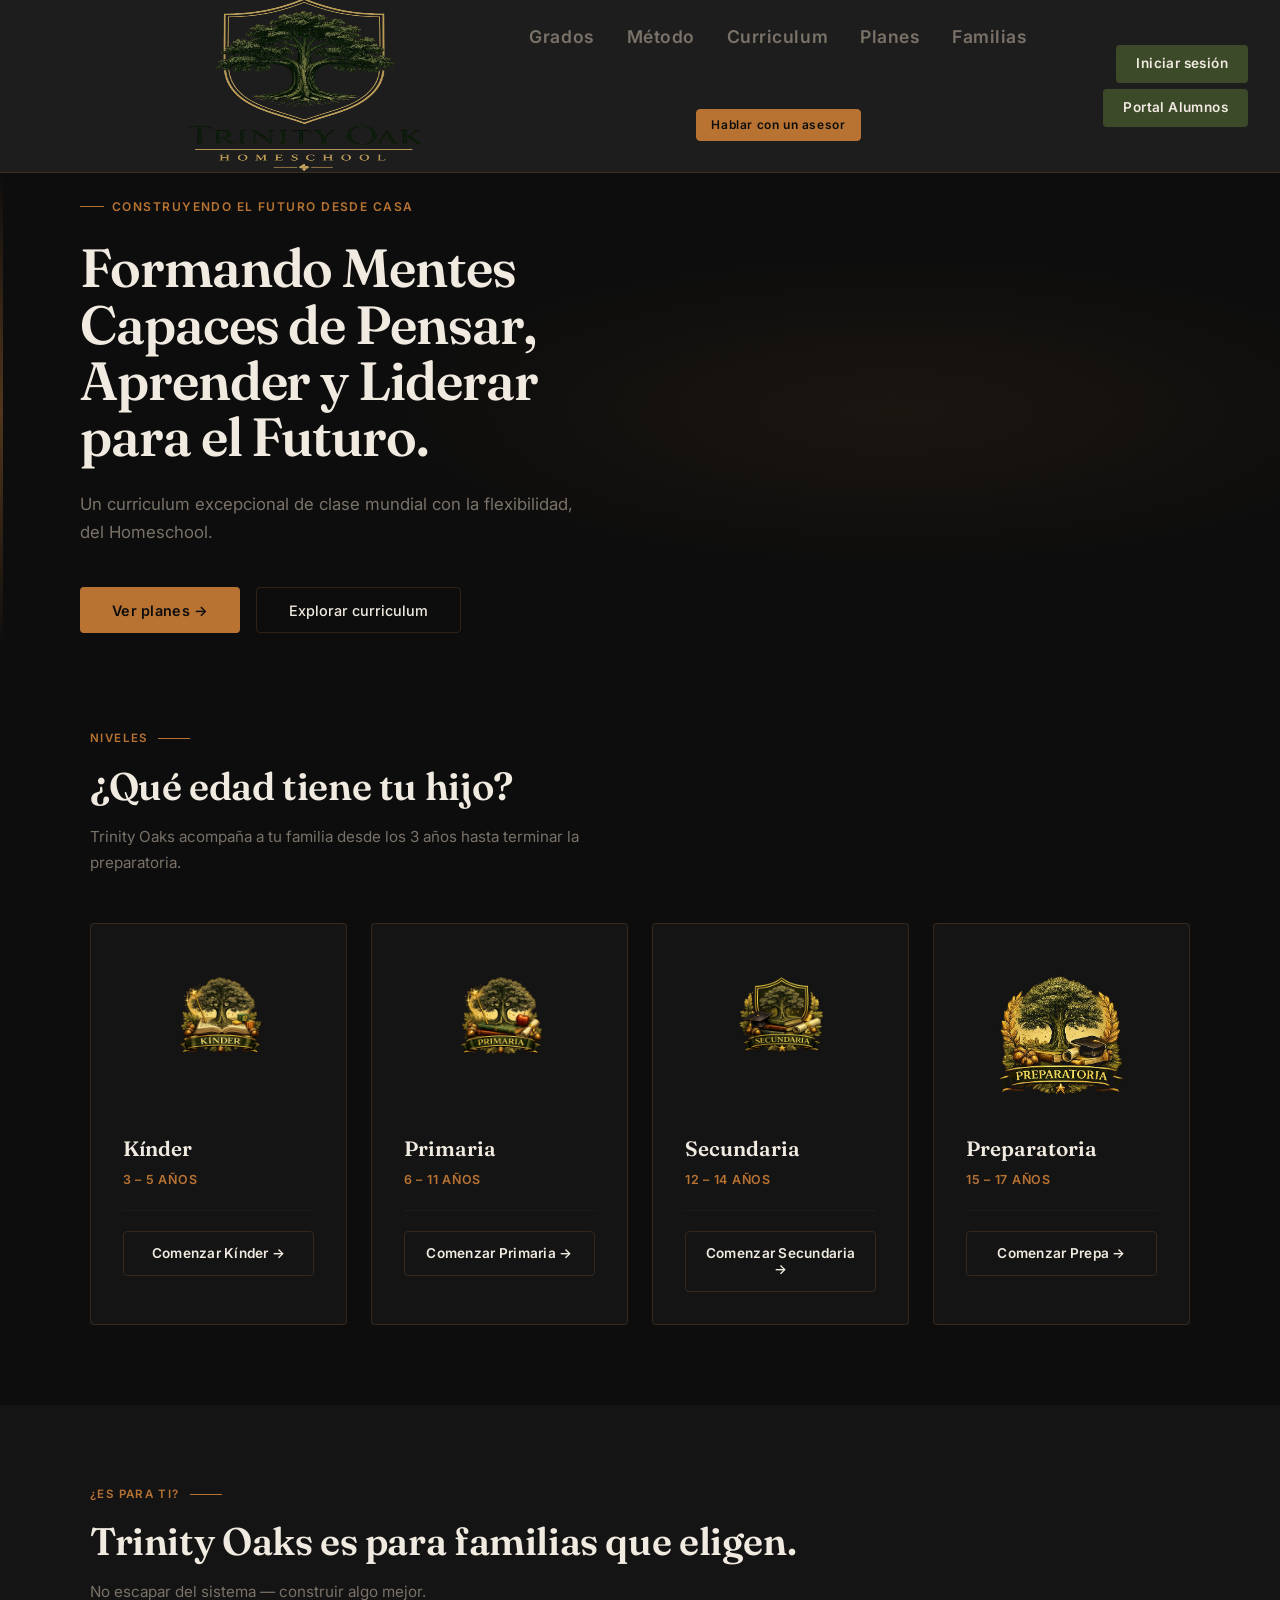
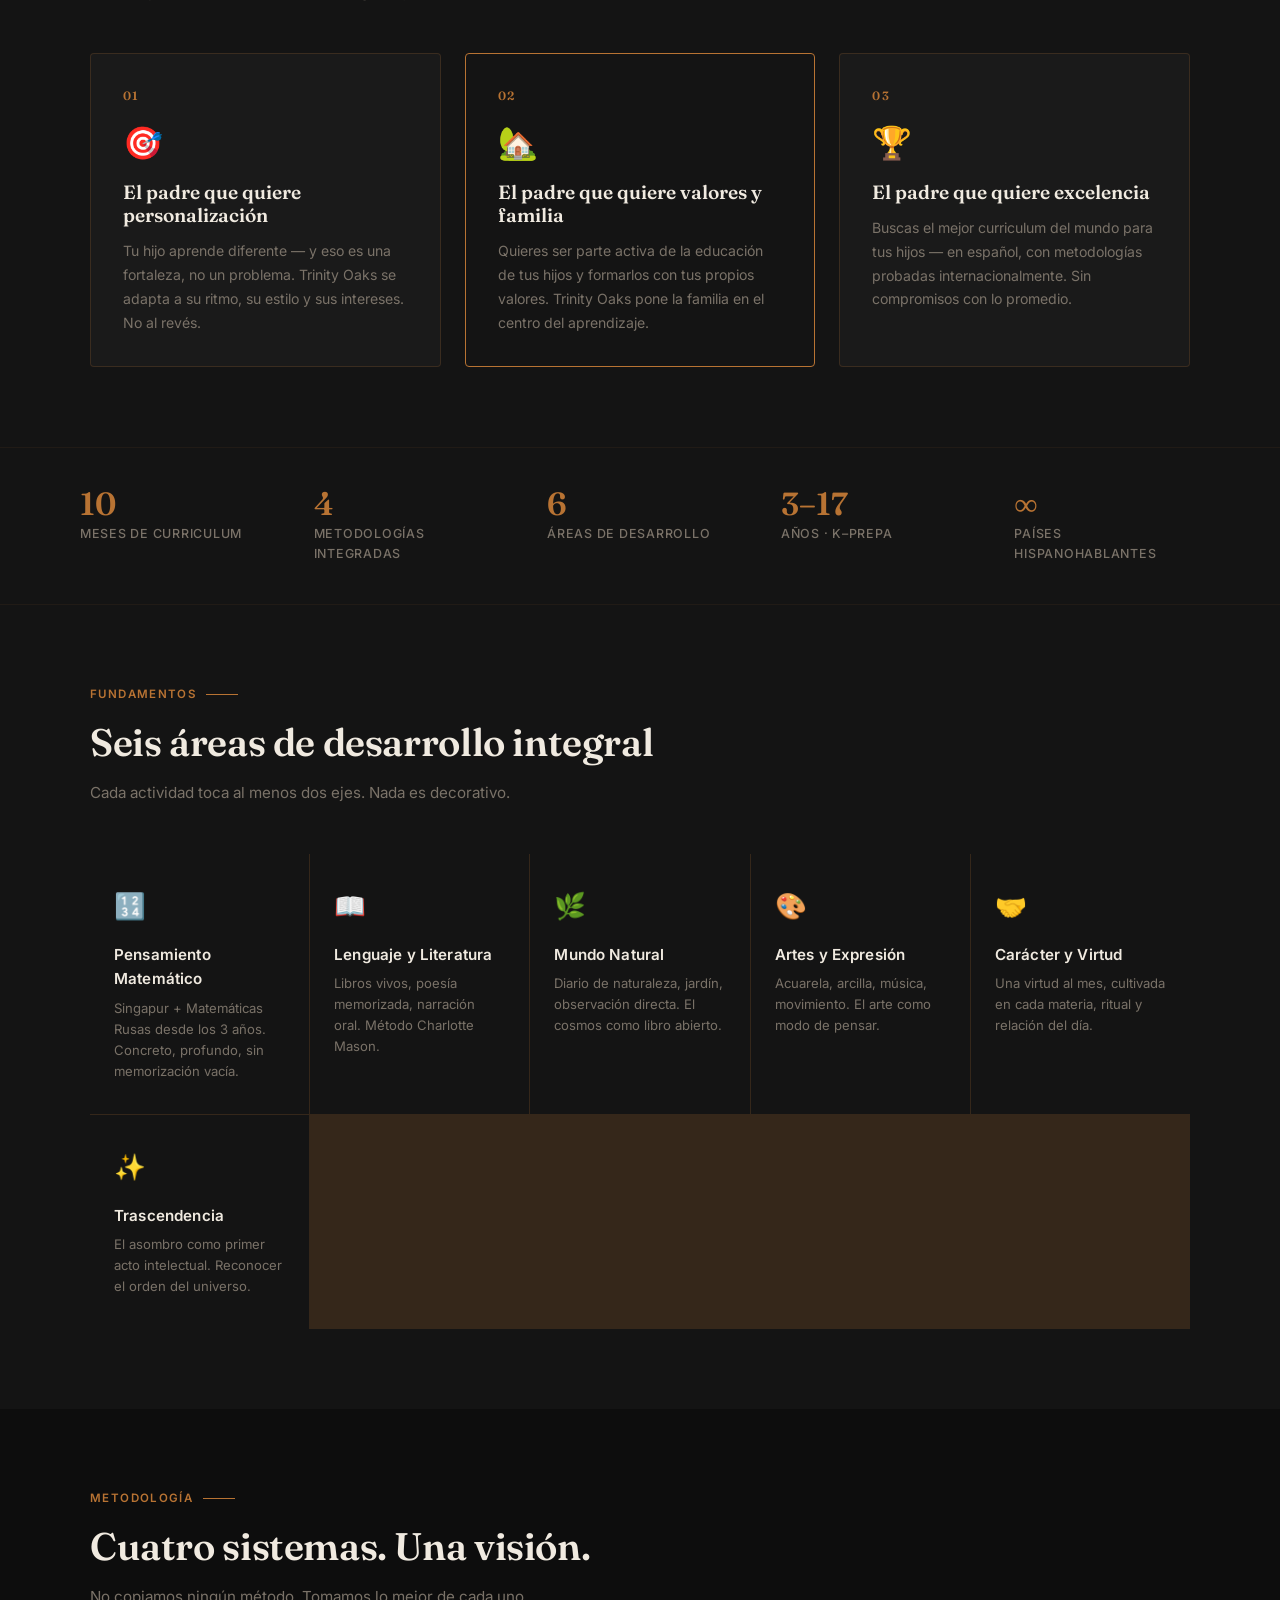
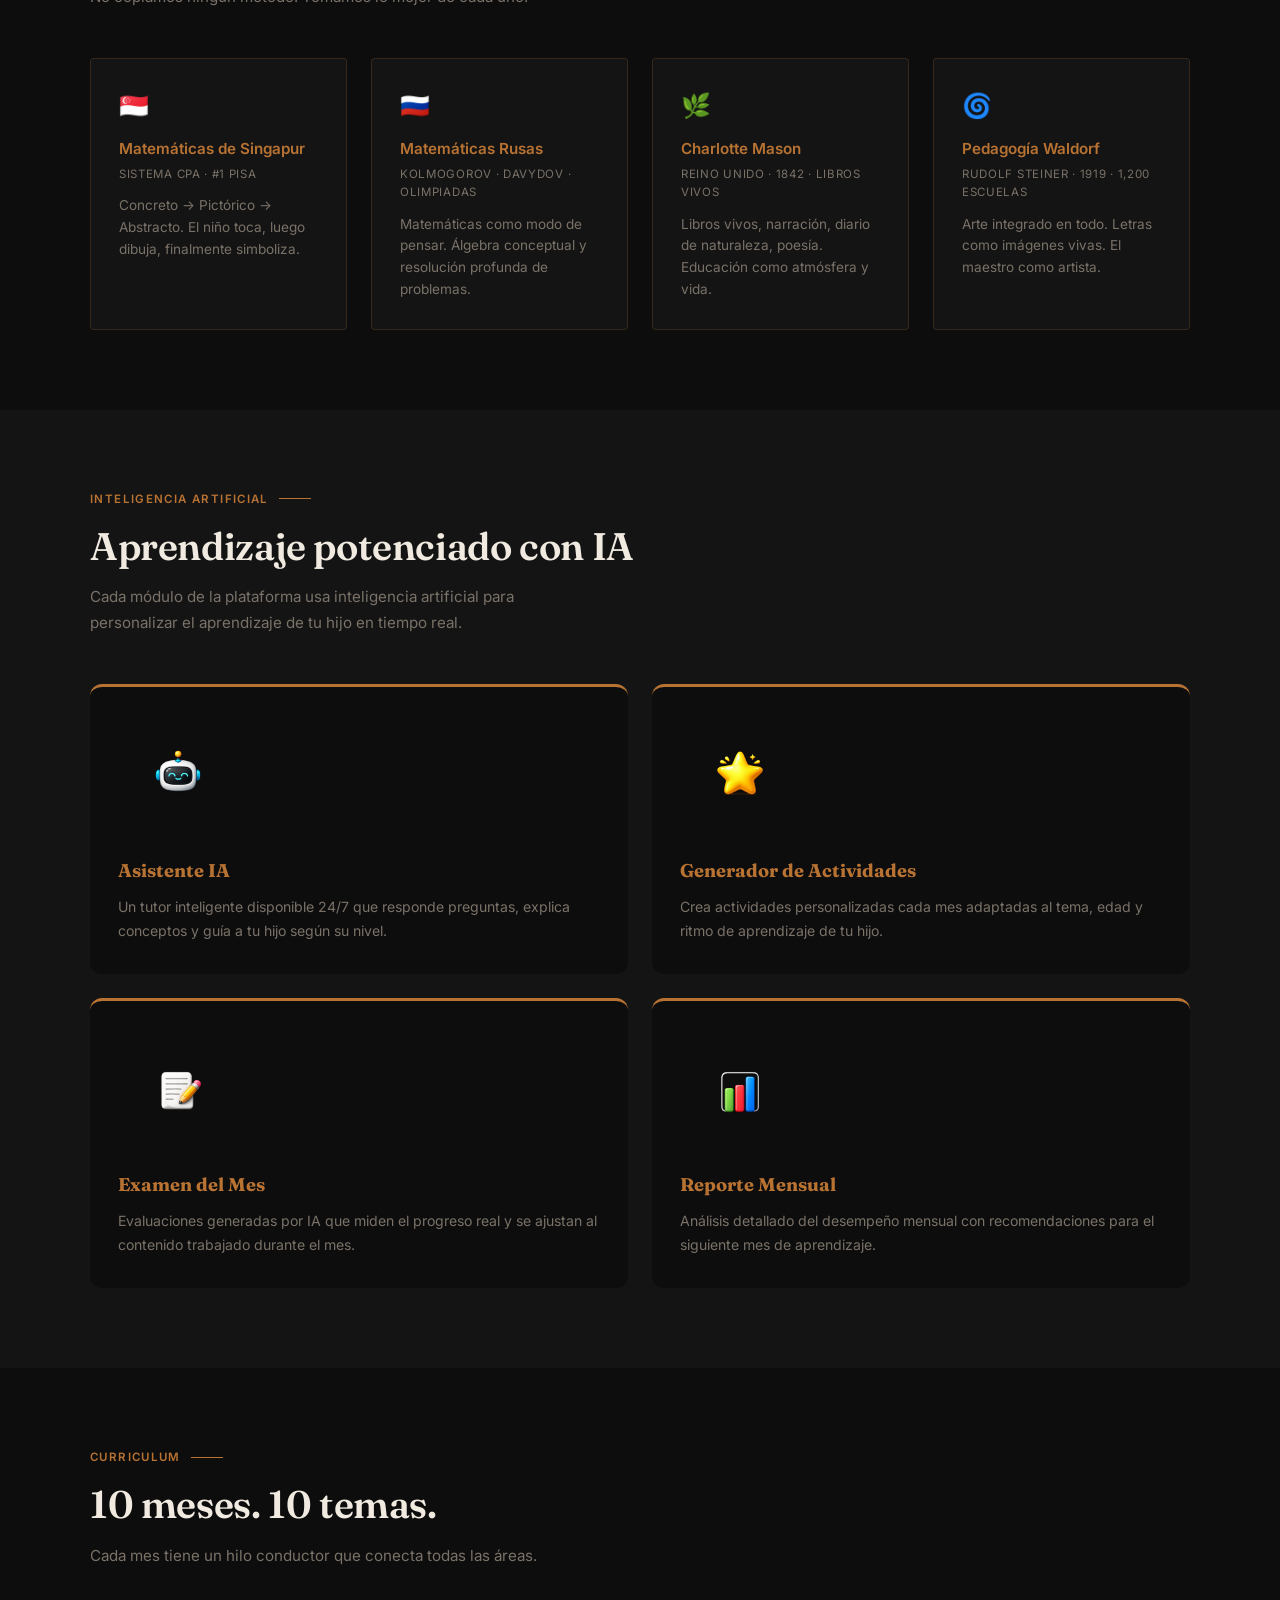
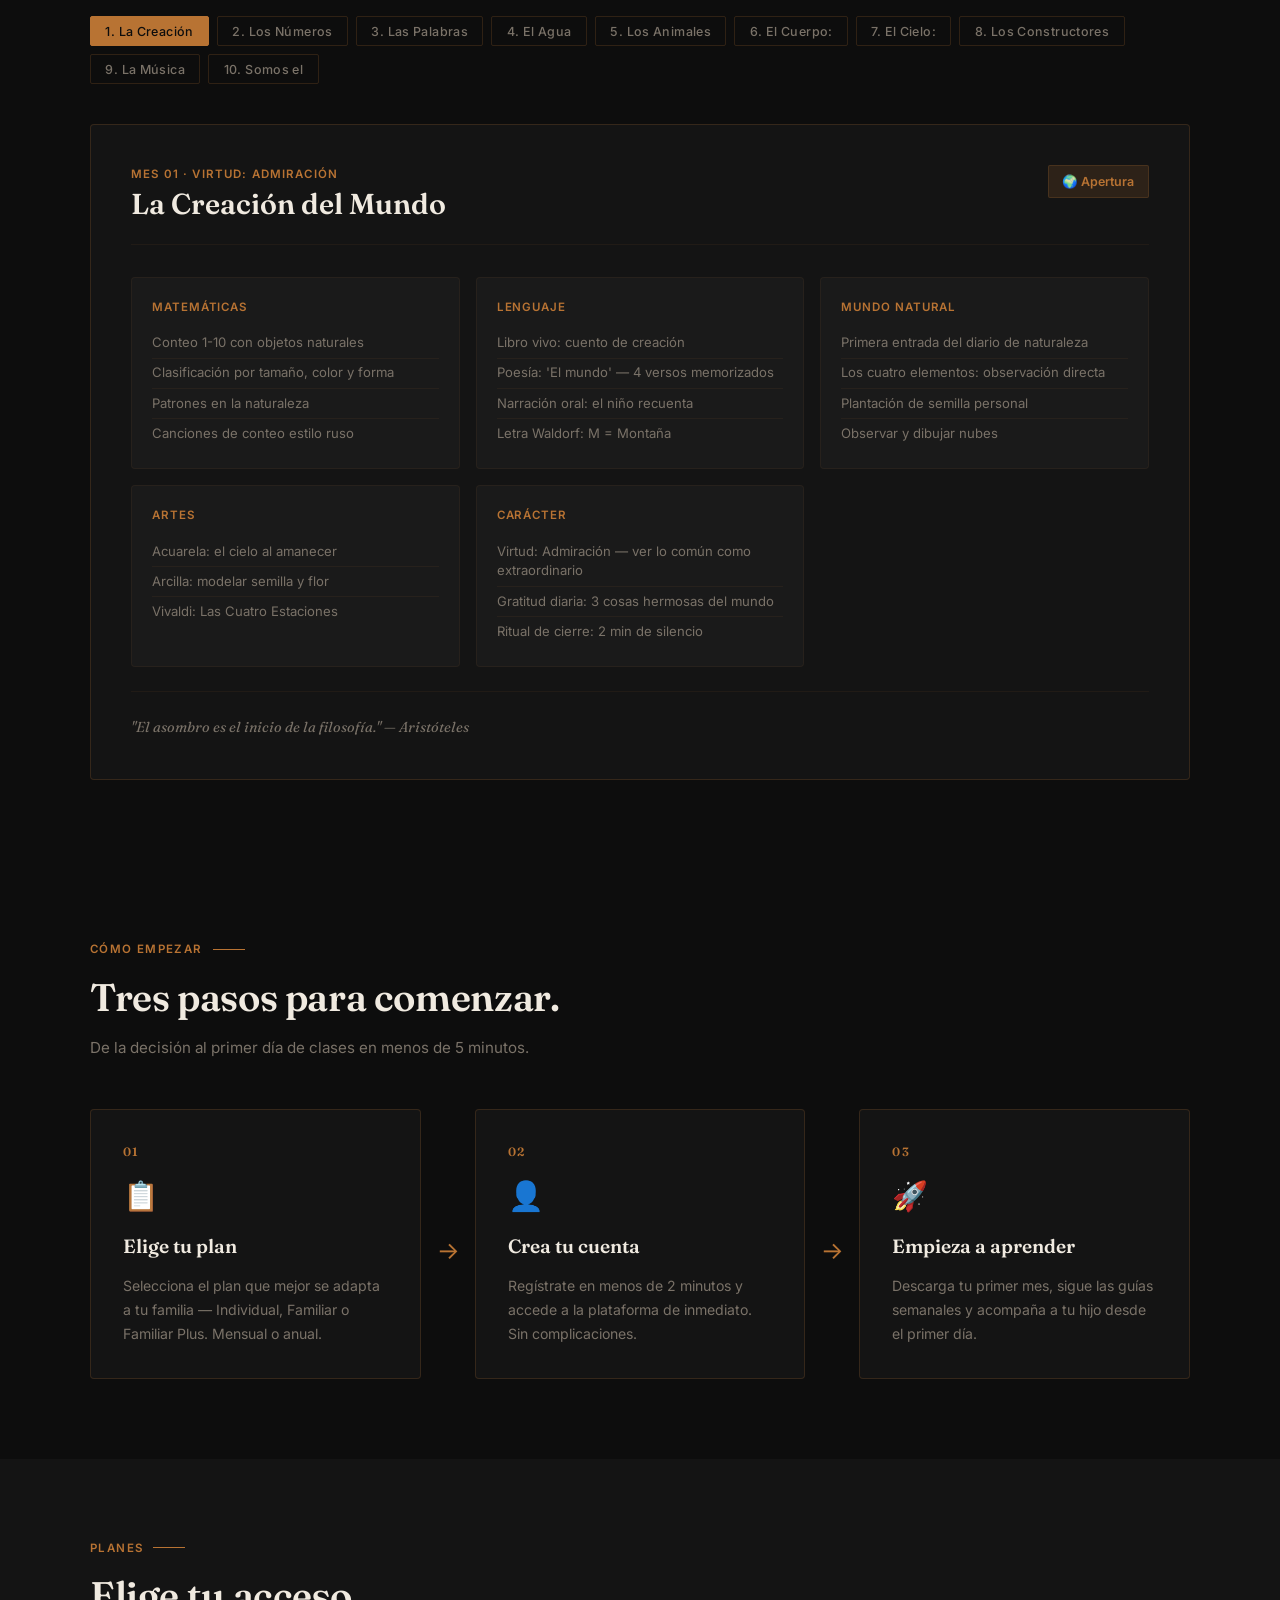
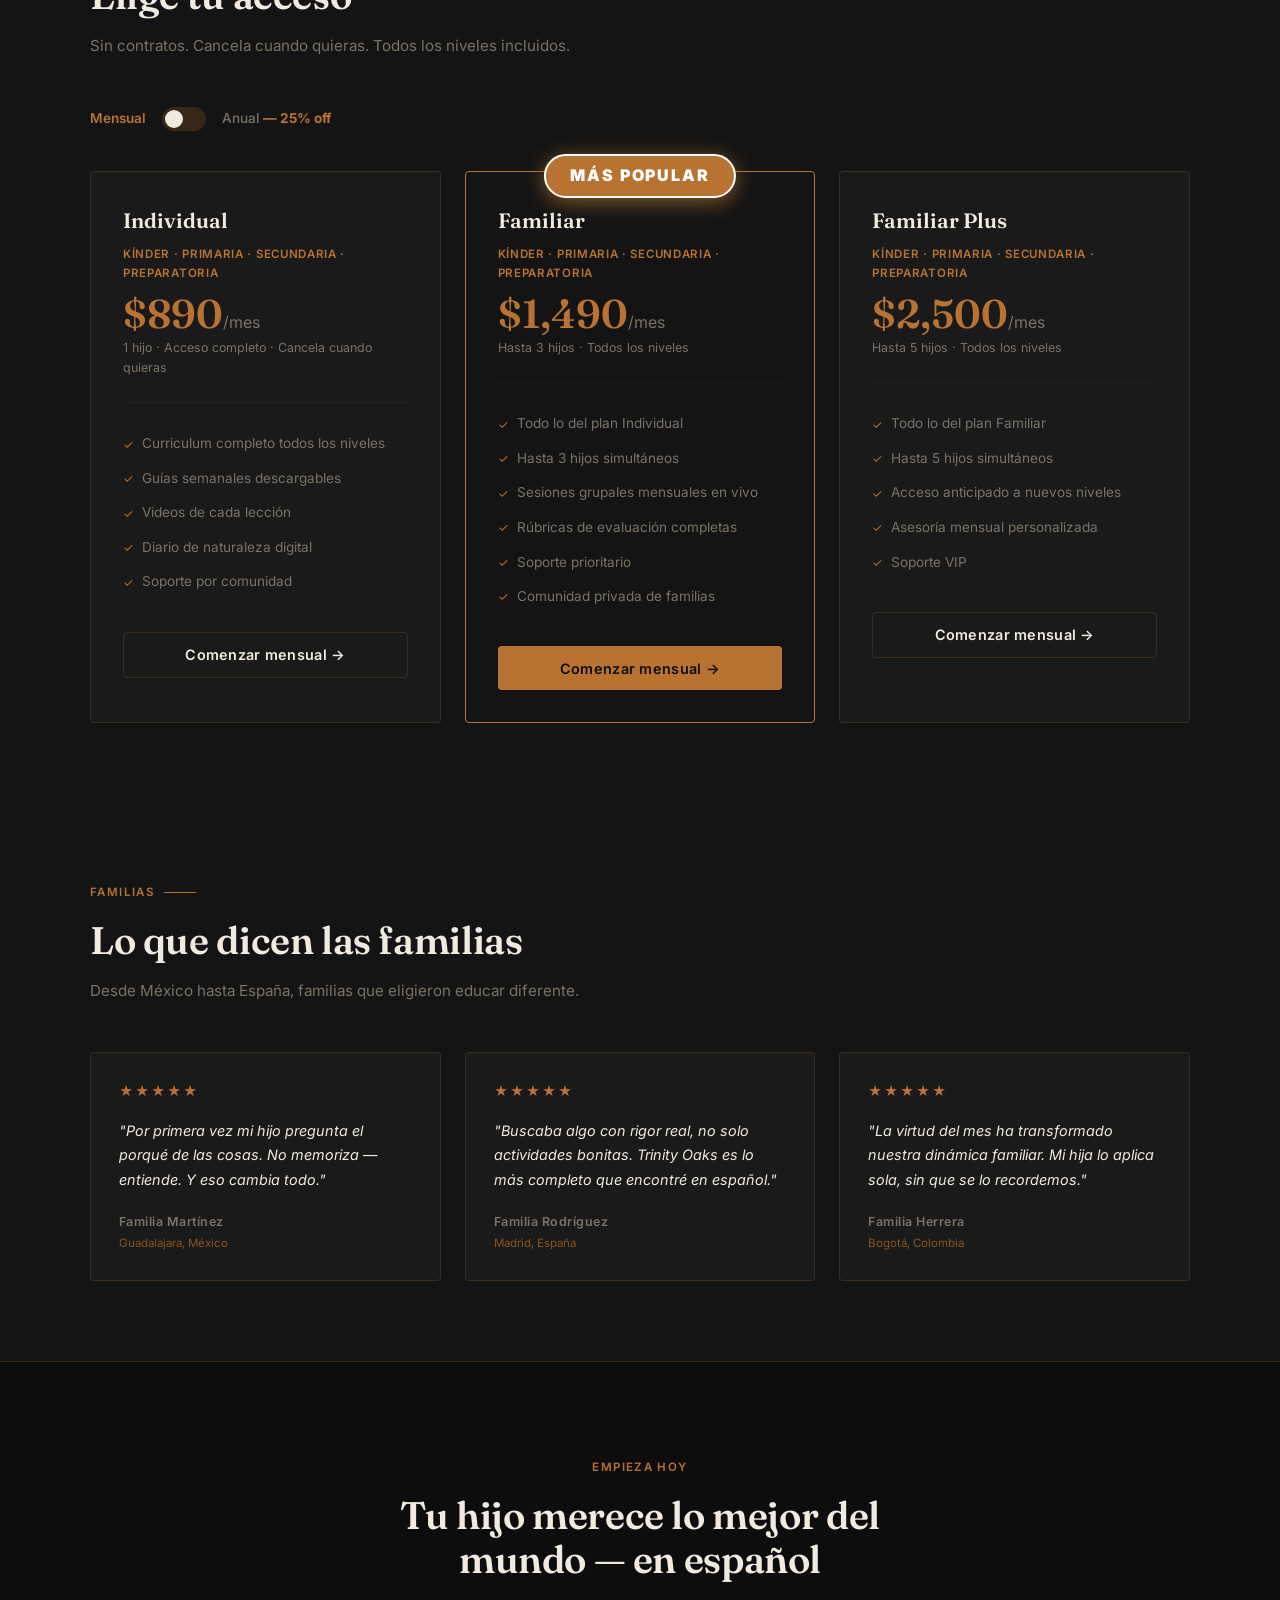
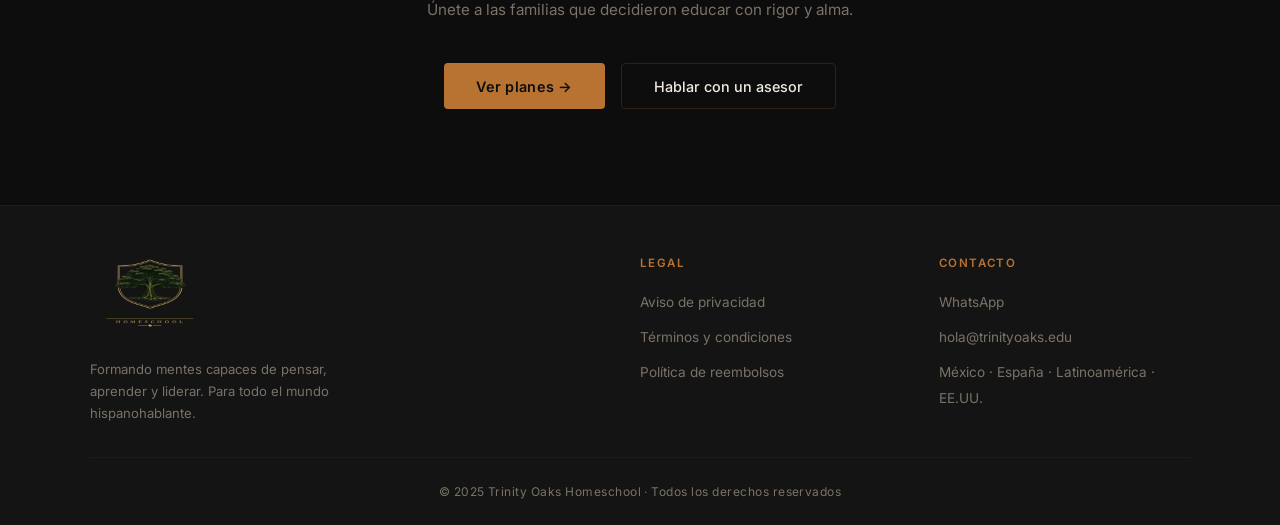
<file: material.html>
<!DOCTYPE html>
<html lang="es">
<head>
  <meta charset="UTF-8" />
  <meta name="viewport" content="width=device-width, initial-scale=1.0" />
  <title>Material — Trinity Oaks Homeschool</title>
  <link rel="stylesheet" href="styles.css" />
  <style>
    /* ── Header ── */
    .mat-header {
      max-width: 900px;
      margin: 2.5rem auto 0;
      padding: 0 1.5rem;
      display: flex;
      align-items: center;
      gap: 1.2rem;
      flex-wrap: wrap;
    }
    .mat-back {
      font-size: 0.85rem;
      color: var(--muted);
      text-decoration: none;
      display: flex;
      align-items: center;
      gap: 0.4rem;
      transition: color 0.2s;
    }
    .mat-back:hover { color: var(--copper); }
    .mat-title {
      font-family: 'Fraunces', serif;
      font-size: 1.6rem;
      font-weight: 600;
      color: var(--cream);
      flex: 1;
    }
    .mat-badge {
      display: inline-block;
      font-size: 0.72rem;
      font-weight: 600;
      letter-spacing: 0.07em;
      text-transform: uppercase;
      padding: 0.25rem 0.75rem;
      border-radius: 999px;
    }
    .mat-badge-nivel { background: rgba(184,115,51,0.15); color: var(--copper); border: 1px solid rgba(184,115,51,0.3); }
    .mat-badge-mes   { background: var(--bg2); color: var(--muted); border: 1px solid var(--border2); }

    /* ── Content grid ── */
    .mat-grid {
      max-width: 900px;
      margin: 2rem auto 1rem;
      padding: 0 1.5rem;
      display: grid;
      grid-template-columns: repeat(auto-fill, minmax(260px, 1fr));
      gap: 1.25rem;
    }
    .mat-card {
      background: var(--bg2);
      border: 1px solid var(--border2);
      border-radius: 12px;
      padding: 1.4rem 1.4rem 1.2rem;
      display: flex;
      flex-direction: column;
      gap: 0.7rem;
      transition: border-color 0.2s, transform 0.2s;
    }
    .mat-card:hover { border-color: rgba(184,115,51,0.3); transform: translateY(-2px); }
    .mat-card-tipo {
      align-self: flex-start;
      font-size: 0.68rem;
      font-weight: 700;
      letter-spacing: 0.08em;
      text-transform: uppercase;
      padding: 0.2rem 0.6rem;
      border-radius: 4px;
    }
    .tipo-pdf       { background: rgba(220,80,80,0.15);   color: #e07070; }
    .tipo-video     { background: rgba(80,140,220,0.15);  color: #70aaee; }
    .tipo-actividad { background: rgba(80,200,130,0.15);  color: #70cc99; }
    .tipo-otro      { background: rgba(120,120,120,0.15); color: var(--muted); }
    .mat-card-titulo { font-family: 'Fraunces', serif; font-size: 1.05rem; font-weight: 600; color: var(--cream); line-height: 1.35; }
    .mat-card-desc   { font-size: 0.83rem; color: var(--muted); line-height: 1.55; flex: 1; }
    .mat-card-btn {
      margin-top: 0.4rem;
      display: inline-block;
      font-size: 0.82rem;
      font-weight: 600;
      color: var(--bg);
      background: var(--copper);
      padding: 0.5rem 1.1rem;
      border-radius: 6px;
      text-decoration: none;
      text-align: center;
      transition: background 0.2s;
    }
    .mat-card-btn:hover { background: #c8823d; }

    /* ── Loading / empty ── */
    .mat-loading {
      max-width: 900px;
      margin: 4rem auto;
      padding: 0 1.5rem;
      display: flex;
      flex-direction: column;
      align-items: center;
      gap: 1rem;
      color: var(--muted);
      font-size: 0.9rem;
    }
    .spinner {
      width: 36px; height: 36px;
      border: 3px solid var(--border2);
      border-top-color: var(--copper);
      border-radius: 50%;
      animation: spin 0.8s linear infinite;
    }
    @keyframes spin { to { transform: rotate(360deg); } }
    .mat-empty {
      max-width: 900px;
      margin: 4rem auto;
      padding: 2.5rem 2rem;
      text-align: center;
      background: var(--bg2);
      border: 1px solid var(--border2);
      border-radius: 14px;
      color: var(--muted);
      font-size: 0.92rem;
      line-height: 1.7;
    }
    .mat-empty-icon { font-size: 2.2rem; margin-bottom: 0.8rem; }

    /* ── AI Modules shared ── */
    .ai-modules {
      max-width: 900px;
      margin: 0 auto 4rem;
      padding: 0 1.5rem;
      display: flex;
      flex-direction: column;
      gap: 1rem;
    }
    .ai-section {
      background: var(--bg2);
      border: 1px solid var(--border2);
      border-radius: 14px;
      overflow: hidden;
    }
    .ai-section-header {
      display: flex;
      align-items: center;
      gap: 1.25rem;
      padding: 0.75rem 1.4rem;
    }
    .ai-section-icon {
      width: 96px;
      height: 96px;
      object-fit: contain;
      flex-shrink: 0;
    }
    .ai-toggle {
      flex: 1;
      display: flex;
      align-items: center;
      justify-content: space-between;
      padding: 0.75rem 0;
      background: none;
      border: none;
      color: var(--cream);
      font-family: 'Fraunces', serif;
      font-size: 1.05rem;
      font-weight: 600;
      cursor: pointer;
      transition: background 0.15s;
      text-align: left;
    }
    .ai-toggle:hover { opacity: 0.8; }
    .ai-toggle-arrow { font-size: 0.75rem; color: var(--muted); transition: transform 0.2s; }
    .ai-section.open .ai-toggle-arrow { transform: rotate(180deg); }
    .ai-body {
      display: none;
      padding: 0 1.4rem 1.4rem;
      border-top: 1px solid var(--border2);
    }
    .ai-section.open .ai-body { display: block; }
    .mod-lock-msg {
      text-align: center; padding: 2rem 1rem;
      display: flex; flex-direction: column; align-items: center; gap: 0.25rem;
    }

    /* shared form elements */
    .ai-textarea {
      width: 100%;
      background: var(--bg);
      border: 1px solid var(--border2);
      border-radius: 8px;
      color: var(--cream);
      font-family: 'Inter', sans-serif;
      font-size: 0.88rem;
      padding: 0.75rem 1rem;
      resize: vertical;
      min-height: 80px;
      margin-top: 1rem;
      outline: none;
      transition: border-color 0.2s;
    }
    .ai-textarea:focus { border-color: rgba(184,115,51,0.5); }
    .ai-btn {
      margin-top: 0.75rem;
      display: inline-flex;
      align-items: center;
      gap: 0.5rem;
      background: var(--copper);
      color: var(--bg);
      border: none;
      border-radius: 8px;
      padding: 0.6rem 1.3rem;
      font-family: 'Inter', sans-serif;
      font-size: 0.85rem;
      font-weight: 600;
      cursor: pointer;
      transition: background 0.2s, opacity 0.2s;
    }
    .ai-btn:hover { background: #c8823d; }
    .ai-btn:disabled { opacity: 0.5; cursor: not-allowed; }
    .ai-btn .btn-spinner {
      width: 14px; height: 14px;
      border: 2px solid rgba(0,0,0,0.3);
      border-top-color: var(--bg);
      border-radius: 50%;
      animation: spin 0.7s linear infinite;
      display: none;
    }
    .ai-btn.loading .btn-spinner { display: block; }
    .ai-result {
      margin-top: 1rem;
      display: flex;
      flex-direction: column;
      gap: 0.75rem;
    }

    /* ── Module 1: Chat ── */
    .chat-history {
      margin-top: 1rem;
      max-height: 360px;
      overflow-y: auto;
      display: flex;
      flex-direction: column;
      gap: 0.75rem;
      padding-right: 0.25rem;
    }
    .chat-bubble {
      max-width: 78%;
      padding: 0.65rem 1rem;
      border-radius: 14px;
      font-size: 0.88rem;
      line-height: 1.55;
      white-space: pre-wrap;
    }
    .chat-bubble.user {
      align-self: flex-end;
      background: var(--copper);
      color: var(--bg);
      border-bottom-right-radius: 4px;
    }
    .chat-bubble.assistant {
      align-self: flex-start;
      background: var(--bg);
      color: var(--cream);
      border: 1px solid var(--border2);
      border-bottom-left-radius: 4px;
    }
    .chat-bubble.typing { color: var(--muted); font-style: italic; }
    .chat-input-row {
      display: flex;
      gap: 0.6rem;
      margin-top: 0.85rem;
    }
    .chat-input {
      flex: 1;
      background: var(--bg);
      border: 1px solid var(--border2);
      border-radius: 8px;
      color: var(--cream);
      font-family: 'Inter', sans-serif;
      font-size: 0.88rem;
      padding: 0.6rem 0.9rem;
      outline: none;
      transition: border-color 0.2s;
    }
    .chat-input:focus { border-color: rgba(184,115,51,0.5); }

    /* ── Module 2: Actividades ── */
    .act-card {
      background: var(--bg);
      border: 1px solid var(--border2);
      border-radius: 10px;
      padding: 1.1rem 1.2rem;
    }
    .act-card.locked {
      opacity: 0.55;
      border-style: dashed;
    }
    .act-semana-badge {
      display: inline-block;
      font-size: 0.68rem;
      font-weight: 700;
      letter-spacing: 0.08em;
      text-transform: uppercase;
      padding: 0.18rem 0.55rem;
      border-radius: 4px;
      margin-bottom: 0.6rem;
      background: rgba(184,115,51,0.12);
      color: var(--copper);
    }
    .act-semana-badge.locked {
      background: rgba(120,120,120,0.12);
      color: var(--muted);
    }
    .act-locked-msg {
      display: flex;
      align-items: center;
      gap: 0.5rem;
      font-size: 0.83rem;
      color: var(--muted);
      margin-top: 0.5rem;
    }
    .act-card-title {
      font-family: 'Fraunces', serif;
      font-size: 1rem;
      font-weight: 600;
      color: var(--cream);
      margin-bottom: 0.5rem;
    }
    .act-label {
      font-size: 0.72rem;
      font-weight: 700;
      letter-spacing: 0.08em;
      text-transform: uppercase;
      color: var(--copper);
      margin-top: 0.6rem;
      margin-bottom: 0.2rem;
    }
    .act-value {
      font-size: 0.85rem;
      color: var(--muted);
      line-height: 1.55;
    }
    .act-duracion {
      margin-top: 0.75rem;
      display: inline-block;
      font-size: 0.75rem;
      font-weight: 600;
      background: rgba(184,115,51,0.12);
      color: var(--copper);
      padding: 0.2rem 0.65rem;
      border-radius: 999px;
    }

    .act-check-row {
      display: flex;
      align-items: center;
      gap: 0.5rem;
      margin-top: 0.9rem;
      padding-top: 0.75rem;
      border-top: 1px solid var(--border2);
      cursor: pointer;
      user-select: none;
    }
    .act-check-row input[type="checkbox"] {
      accent-color: var(--copper);
      width: 1rem;
      height: 1rem;
      cursor: pointer;
    }
    .act-check-label {
      font-size: 0.8rem;
      color: var(--muted);
    }
    .act-card.completada {
      opacity: 0.7;
      border-color: rgba(80,200,130,0.3);
    }
    .act-completada-badge {
      display: inline-block;
      font-size: 0.7rem;
      font-weight: 700;
      letter-spacing: 0.06em;
      background: rgba(80,200,130,0.15);
      color: #70cc99;
      border: 1px solid rgba(80,200,130,0.3);
      border-radius: 4px;
      padding: 0.15rem 0.5rem;
      margin-left: 0.5rem;
      vertical-align: middle;
    }
    .act-chip {
      padding: 0.3rem 0.8rem; border-radius: 999px;
      border: 1px solid var(--border2); background: var(--bg2);
      color: var(--muted); font-size: 0.75rem; cursor: pointer;
      transition: all .2s; user-select: none; white-space: nowrap;
    }
    .act-chip.selected {
      border-color: var(--copper); background: rgba(184,115,51,0.15);
      color: var(--copper); font-weight: 600;
    }
    .act-semana-slot {
      margin-bottom: 1rem;
    }
    .act-semana-input-card {
      border: 1px dashed var(--copper); border-radius: 12px;
      padding: 1.25rem 1.5rem; background: var(--bg2);
    }
    .act-semana-input-label {
      font-size: 0.7rem; font-weight: 700; letter-spacing: 0.1em;
      text-transform: uppercase; color: var(--copper); margin-bottom: 0.6rem;
    }

    /* ── Module 3: Examen ── */
    .exam-question {
      background: var(--bg);
      border: 1px solid var(--border2);
      border-radius: 10px;
      padding: 1rem 1.2rem;
    }
    .exam-q-num {
      font-size: 0.72rem;
      font-weight: 700;
      color: var(--copper);
      text-transform: uppercase;
      letter-spacing: 0.07em;
      margin-bottom: 0.35rem;
    }
    .exam-q-text {
      font-size: 0.92rem;
      color: var(--cream);
      line-height: 1.5;
      margin-bottom: 0.75rem;
    }
    .exam-options { display: flex; flex-wrap: wrap; gap: 0.5rem; }
    .exam-opt-btn {
      background: var(--bg2);
      border: 1px solid var(--border2);
      border-radius: 6px;
      color: var(--cream);
      font-size: 0.84rem;
      padding: 0.45rem 0.9rem;
      cursor: pointer;
      transition: all 0.15s;
      font-family: 'Inter', sans-serif;
    }
    .exam-opt-btn:hover:not(:disabled) { border-color: var(--copper); color: var(--copper); }
    .exam-opt-btn.selected { border-color: var(--copper); background: rgba(184,115,51,0.15); color: var(--copper); }
    .exam-opt-btn.correct  { border-color: #4caf50; background: rgba(76,175,80,0.15); color: #7dbb80; }
    .exam-opt-btn.wrong    { border-color: #e05555; background: rgba(220,80,80,0.12); color: #e07070; }
    .exam-short-input {
      width: 100%;
      background: var(--bg2);
      border: 1px solid var(--border2);
      border-radius: 6px;
      color: var(--cream);
      font-family: 'Inter', sans-serif;
      font-size: 0.88rem;
      padding: 0.5rem 0.85rem;
      outline: none;
      transition: border-color 0.2s;
    }
    .exam-short-input:focus { border-color: rgba(184,115,51,0.5); }
    .exam-feedback {
      margin-top: 0.5rem;
      font-size: 0.8rem;
      font-style: italic;
    }
    .exam-feedback.ok  { color: #7dbb80; }
    .exam-feedback.bad { color: #e07070; }
    .exam-see-results {
      margin-top: 1rem;
    }

    /* ── Module 4: Reporte ── */
    .reporte-card {
      background: var(--bg);
      border: 1px solid var(--border2);
      border-radius: 10px;
      padding: 1.2rem 1.4rem;
      font-size: 0.88rem;
      color: var(--cream);
      line-height: 1.75;
      white-space: pre-wrap;
    }
  </style>
</head>
<body>

  <!-- Header -->
  <div class="mat-header">
    <a class="mat-back" id="btn-back">← Regresar</a>
    <script>
      const _esPadre = new URLSearchParams(window.location.search).get('modo') === 'padre';
      document.getElementById('btn-back').href =
        _esPadre ? 'dashboard.html' : (sessionStorage.getItem('st_email') ? 'student.html' : 'dashboard.html');
    </script>
    <span class="mat-title" id="mat-nombre">—</span>
    <span class="mat-badge mat-badge-nivel" id="mat-nivel"></span>
    <span class="mat-badge mat-badge-mes"   id="mat-mes"></span>
  </div>

  <!-- Content loading / grid / empty -->
  <div class="mat-loading" id="mat-loading">
    <div class="spinner"></div>
    <span>Cargando material…</span>
  </div>
  <div class="mat-grid"  id="mat-grid"  hidden></div>
  <div class="mat-empty" id="mat-empty" hidden>
    <div class="mat-empty-icon">📚</div>
    <p id="mat-empty-msg"></p>
  </div>

  <!-- AI Modules -->
  <div class="ai-modules" id="ai-modules" hidden>

    <!-- Module 1: Asistente IA -->
    <div class="ai-section" id="sec-chat">
      <div class="ai-section-header">
        <img src="assets/icons/robot.png" class="ai-section-icon">
        <button class="ai-toggle" onclick="toggleSection('sec-chat')">
          Asistente IA
          <span class="ai-toggle-arrow">▼</span>
        </button>
      </div>
      <div class="ai-body">
        <div class="chat-history" id="chat-history"></div>
        <div class="chat-input-row">
          <input class="chat-input" id="chat-input" type="text" placeholder="Escribe tu pregunta…" />
          <button class="ai-btn" id="chat-send-btn" onclick="chatSend()">
            <span class="btn-spinner"></span>
            Enviar
          </button>
        </div>
      </div>
    </div>

    <!-- Module 2: Actividades -->
    <div class="ai-section" id="sec-act">
      <div class="ai-section-header">
        <img src="assets/icons/estrella.png" class="ai-section-icon">
        <button class="ai-toggle" onclick="toggleSection('sec-act')">
          <span id="lbl-generador">Generador de Actividades</span>
          <span class="ai-toggle-arrow">▼</span>
        </button>
      </div>
      <div class="ai-body">
        <!-- Progress bar -->
        <div style="margin-bottom:1rem;">
          <div style="display:flex;justify-content:space-between;align-items:center;margin-bottom:0.4rem;">
            <span style="font-size:0.72rem;font-weight:700;letter-spacing:0.08em;text-transform:uppercase;color:var(--copper);">Actividades del mes</span>
            <span id="act-progress-label" style="font-size:0.72rem;font-weight:600;color:var(--copper);">0 / 4</span>
          </div>
          <div style="height:8px;border-radius:999px;background:var(--border);overflow:hidden;">
            <div id="act-progress-fill" style="height:100%;border-radius:999px;background:linear-gradient(90deg,#b87333,#d9954a);width:0%;transition:width .6s cubic-bezier(.4,0,.2,1);"></div>
          </div>
        </div>
        <!-- Semanas -->
        <div id="act-semanas"></div>
      </div>
    </div>

    <!-- Module 3: Examen -->
    <div class="ai-section" id="sec-exam">
      <div class="ai-section-header">
        <img src="assets/icons/examen.png" class="ai-section-icon">
        <button class="ai-toggle" onclick="toggleSection('sec-exam')">
          Examen del Mes
          <span class="ai-toggle-arrow">▼</span>
        </button>
      </div>
      <div class="ai-body">
        <!-- Exam progress bar -->
        <div style="margin-bottom:1rem;">
          <div style="display:flex;justify-content:space-between;align-items:center;margin-bottom:0.4rem;">
            <span style="font-size:0.72rem;font-weight:700;letter-spacing:0.08em;text-transform:uppercase;color:var(--copper);">Calificación</span>
            <span id="exam-progress-label" style="font-size:0.72rem;font-weight:600;color:var(--copper);">— / —</span>
          </div>
          <div style="height:8px;border-radius:999px;background:var(--border);overflow:hidden;">
            <div id="exam-progress-fill" style="height:100%;border-radius:999px;background:linear-gradient(90deg,#b87333,#d9954a);width:0%;transition:width .6s cubic-bezier(.4,0,.2,1);"></div>
          </div>
        </div>
        <button class="ai-btn" id="exam-btn" onclick="generarExamen()" style="margin-top:1rem;">
          <span class="btn-spinner"></span>
          Generar examen
        </button>
        <div class="ai-result" id="exam-result"></div>
      </div>
    </div>

    <!-- Module 4: Reporte -->
    <div class="ai-section" id="sec-rep">
      <div class="ai-section-header">
        <img src="assets/icons/grafica.png" class="ai-section-icon">
        <button class="ai-toggle" onclick="toggleSection('sec-rep')">
          Reporte Mensual
          <span class="ai-toggle-arrow">▼</span>
        </button>
      </div>
      <div class="ai-body">
        <textarea class="ai-textarea" id="rep-notas" placeholder="Notas del mes (actividades realizadas, observaciones…)"></textarea>
        <button class="ai-btn" id="rep-btn" onclick="generarReporte()">
          <span class="btn-spinner"></span>
          Generar reporte
        </button>
        <div class="ai-result" id="rep-result"></div>
      </div>
    </div>

  </div><!-- /ai-modules -->

  <script>
  (() => {
    const params   = new URLSearchParams(window.location.search);
    const esPadre  = params.get('modo') === 'padre';
    const isAlumno = !esPadre && !!sessionStorage.getItem('st_email');

    if (esPadre) {
      if (!localStorage.getItem('to_email')) { window.location.href = 'index.html'; return; }
    } else {
      if (!localStorage.getItem('to_email') && !isAlumno) { window.location.href = 'index.html'; return; }
      if (isAlumno && !localStorage.getItem('to_email')) {
        localStorage.setItem('to_email', sessionStorage.getItem('st_email_padre'));
      }
    }

    window._hijoId = parseInt(params.get('hijo_id'), 10) || 0;
    window._email  = esPadre
      ? localStorage.getItem('to_email') || ''
      : params.get('email') || sessionStorage.getItem('st_email_padre') || localStorage.getItem('to_email') || '';
    const nombre        = params.get('nombre')        || 'Hijo';
    const nivel         = params.get('nivel')         || '';
    window._nivel = nivel;
    const grado         = params.get('grado')         || '';
    const semestre      = params.get('semestre')      || '';
    const nivel_display = params.get('nivel_display') || nivel;
    const mesNum        = parseInt(params.get('mes'), 10) || 1;

    const nivelParam = params.get('nivel') || '';
    if (nivelParam === 'preparatoria') {
      const lbl = document.getElementById('lbl-generador');
      if (lbl) lbl.textContent = 'Generador de Proyectos';
    }
    if (nivelParam === 'preparatoria' || nivelParam === 'secundaria') {
      const lbl2 = document.getElementById('lbl-generador');
      if (lbl2 && nivelParam === 'preparatoria') lbl2.textContent = 'Generador de Proyectos';
    }

    console.log('params:', { hijo_id: window._hijoId, nombre, nivel, grado, semestre, mes: mesNum });

    document.getElementById('mat-nombre').textContent = nombre;
    document.getElementById('mat-nivel').textContent  = nivel_display;
    document.getElementById('mat-mes').textContent    = `MES ${mesNum}`;

    window._mes = mesNum;

    // Initialize progress bar from localStorage immediately
    (function() {
      const lsKey  = `completadas_${window._hijoId}_${mesNum}`;
      const count  = JSON.parse(localStorage.getItem(lsKey) || '[]').length;
      const fill   = document.getElementById('act-progress-fill');
      const label  = document.getElementById('act-progress-label');
      if (fill)  fill.style.width  = `${Math.min(count / 4, 1) * 100}%`;
      if (label) label.textContent = `${count} / 4`;
    })();


    /* ── Load content ── */
    const API   = 'https://trinity-oaks-api-production.up.railway.app';
    const HDR   = { 'x-api-key': 'to-api-2025-secure', 'Content-Type': 'application/json' };

    const loading  = document.getElementById('mat-loading');
    const grid     = document.getElementById('mat-grid');
    const empty    = document.getElementById('mat-empty');
    const emptyMsg = document.getElementById('mat-empty-msg');
    const aiMods   = document.getElementById('ai-modules');
    if (esPadre && aiMods) aiMods.hidden = true;

    const tipoClass = t => {
      const k = (t || '').toLowerCase();
      if (k === 'pdf')       return 'tipo-pdf';
      if (k === 'video')     return 'tipo-video';
      if (k === 'actividad') return 'tipo-actividad';
      return 'tipo-otro';
    };

    function marcarMaterial(contenidoId) {
      if (!window._hijoId || !contenidoId) return;
      fetch(`${API}/marcar-material`, {
        method: 'POST',
        headers: HDR,
        body: JSON.stringify({ hijo_id: window._hijoId, contenido_id: contenidoId, mes: window._mes || 1 })
      }).catch(() => {})
    }

    function applyModuleLocks(desbloqueado_en) {
      const nivelActual = new URLSearchParams(window.location.search).get('nivel') || '';
      const esPrepa  = nivelActual === 'preparatoria';
      const esKinder = nivelActual === 'kinder';
      const LOCKED_SECTIONS = (esPrepa || esKinder) ? ['sec-exam', 'sec-rep'] : ['sec-act', 'sec-exam', 'sec-rep'];
      const unlocked = desbloqueado_en
        ? Math.floor((Date.now() - new Date(desbloqueado_en)) / (1000*60*60*24)) >= 25
        : false;

      LOCKED_SECTIONS.forEach(id => {
        const sec  = document.getElementById(id);
        if (!sec) return;
        const body = sec.querySelector('.ai-body');
        if (!body) return;
        if (unlocked) {
          body.querySelector('.mod-lock-msg')?.remove();
          return;
        }
        // Already locked
        if (body.querySelector('.mod-lock-msg')) return;
        const available = desbloqueado_en
          ? new Date(new Date(desbloqueado_en).getTime() + 25*24*60*60*1000)
              .toLocaleDateString('es-MX', { day: 'numeric', month: 'long' })
          : '—';
        // Hide all existing children
        [...body.children].forEach(c => c.style.display = 'none');
        const msg = document.createElement('div');
        msg.className = 'mod-lock-msg';
        msg.innerHTML = `
          <div style="font-size:2rem;margin-bottom:0.5rem;">🔒</div>
          <div style="font-size:0.9rem;color:var(--copper);font-weight:600;">Disponible el ${available}</div>
          <div style="font-size:0.78rem;color:var(--muted);margin-top:0.3rem;">Completa 25 días de estudio para desbloquear</div>`;
        body.appendChild(msg);
      });
    }

    fetch(`${API}/get-content`, {
      method: 'POST', headers: HDR,
      body: JSON.stringify({ email: window._email, hijo_id: window._hijoId, mes: parseInt(mesNum, 10) || 1 })
    })
    .then(r => r.json())
    .then(data => {
      loading.hidden = true;
      if (!esPadre) aiMods.hidden = false;

      if (data.desbloqueado_en) window._desbloqueado_en = data.desbloqueado_en;
      applyModuleLocks(data.desbloqueado_en || null);

      const items = Array.isArray(data) ? data : (data.contenido || data.content || data.items || []);
      if (!items.length) {
        emptyMsg.textContent =
          `El contenido del${mesNum ? ' Mes ' + mesNum : ''} está siendo preparado. Te notificaremos cuando esté disponible.`;
        empty.hidden = false;
        return;
      }
      items.forEach(item => {
        const card = document.createElement('div');
        card.className = 'mat-card';
        card.innerHTML = `
          <span class="mat-card-tipo ${tipoClass(item.tipo)}">${item.tipo || 'Recurso'}</span>
          <div class="mat-card-titulo">${item.titulo || 'Sin título'}</div>
          ${item.descripcion ? `<div class="mat-card-desc">${item.descripcion}</div>` : ''}
          ${item.url ? `<a class="mat-card-btn" href="${item.url}" target="_blank" rel="noopener" onclick="marcarMaterial(${item.id})">Descargar</a>` : ''}
        `;
        grid.appendChild(card);
      });
      grid.hidden = false;
    })
    .catch(() => {
      loading.hidden = true;
      if (!esPadre) aiMods.hidden = false;
      applyModuleLocks(null);
      emptyMsg.textContent =
        `El contenido del${mesNum ? ' Mes ' + mesNum : ''} está siendo preparado. Te notificaremos cuando esté disponible.`;
      empty.hidden = false;
    });

    /* ── Helpers ── */
    window._API = API;
    window._HDR = HDR;
    loadActividadesSemana();
  })();

  /* ── Collapsible toggle ── */
  function toggleSection(id) {
    document.getElementById(id).classList.toggle('open');
  }

  function setLoading(btnId, on) {
    const btn = document.getElementById(btnId);
    btn.disabled = on;
    btn.classList.toggle('loading', on);
  }

  function esc(s) {
    return String(s).replace(/&/g,'&amp;').replace(/</g,'&lt;').replace(/>/g,'&gt;');
  }

  /* ════════════════════════════════════════
     Module 1 — Chat
  ════════════════════════════════════════ */
  window._chatHistory = [];

  function chatAddBubble(role, text) {
    const hist = document.getElementById('chat-history');
    const div  = document.createElement('div');
    div.className = `chat-bubble ${role}`;
    div.textContent = text;
    hist.appendChild(div);
    hist.scrollTop = hist.scrollHeight;
    return div;
  }

  async function chatSend() {
    const input = document.getElementById('chat-input');
    const msg   = input.value.trim();
    if (!msg) return;

    input.value = '';

    chatAddBubble('user', msg);
    window._chatHistory.push({ role: 'user', content: msg });

    const typing = chatAddBubble('assistant typing', '…');
    setLoading('chat-send-btn', true);

    try {
      const res  = await fetch(`${window._API}/ai-assistant`, {
        method: 'POST', headers: window._HDR,
        body: JSON.stringify({
          email: window._email, hijo_id: window._hijoId,
          mensaje: msg, history: window._chatHistory
        })
      });
      const data = await res.json();
      const reply = data.respuesta || data.message || data.reply || JSON.stringify(data);
      typing.className = 'chat-bubble assistant';
      typing.textContent = reply;
      window._chatHistory.push({ role: 'assistant', content: reply });
    } catch {
      typing.className = 'chat-bubble assistant';
      typing.textContent = 'Ocurrió un error. Intenta de nuevo.';
    } finally {
      setLoading('chat-send-btn', false);
    }
  }

  document.getElementById('chat-input').addEventListener('keydown', e => {
    if (e.key === 'Enter' && !e.shiftKey) { e.preventDefault(); chatSend(); }
  });

  /* ════════════════════════════════════════
     Module 2 — Actividades
  ════════════════════════════════════════ */
  async function loadActividadesSemana() {
    const container = document.getElementById('act-semanas');
    if (!container) return;
    container.innerHTML = '<div class="st-loading" style="padding:1rem;color:var(--muted);font-size:.88rem;">Cargando…</div>';
    try {
      const res = await fetch(`${window._API}/mis-actividades`, {
        method: 'POST', headers: window._HDR,
        body: JSON.stringify({ hijo_id: window._hijoId, mes: parseInt(window._mes) || 1, email: window._email })
      });
      if (!res.ok) { container.innerHTML = ''; return; }
      renderSemanas(await res.json());
    } catch { container.innerHTML = ''; }
  }

  function renderSemanas({ actividades, temas_s1 = [], temas_s2 = [], desbloqueado_en }) {
    const nivel = window._nivel || '';
    const desbl = desbloqueado_en ? new Date(desbloqueado_en) : null;
    const daysSince = desbl ? Math.floor((Date.now() - desbl) / (24 * 60 * 60 * 1000)) : 999;
    const esAvanzado = nivel === 'preparatoria' || nivel === 'secundaria' || nivel === 'kinder';
    const temas = [...temas_s1, ...temas_s2];

    const TOTAL = 4;
    const lsKey = `completadas_${window._hijoId}_${window._mes}`;
    const completadasSet = new Set(JSON.parse(localStorage.getItem(lsKey) || '[]'));
    const fillEl  = document.getElementById('act-progress-fill');
    const labelEl = document.getElementById('act-progress-label');
    if (fillEl)  fillEl.style.width  = `${Math.min(completadasSet.size / TOTAL, 1) * 100}%`;
    if (labelEl) labelEl.textContent = `${Math.min(completadasSet.size, TOTAL)} / ${TOTAL}`;

    const container = document.getElementById('act-semanas');
    container.innerHTML = '';

    for (let s = 1; s <= 4; s++) {
      const unlockDay = (s - 1) * 7;
      const unlocked  = esAvanzado || daysSince >= unlockDay;
      const act       = actividades && actividades[s];
      const ckKey     = `p${s}`;
      const done      = completadasSet.has(ckKey);
      const label     = `Semana ${s}`;

      const div = document.createElement('div');
      div.className = 'act-semana-slot';

      if (!unlocked) {
        const daysLeft = unlockDay - daysSince;
        div.innerHTML = `<div class="act-card" style="opacity:0.4;pointer-events:none;border-style:solid;">
          <span class="act-semana-badge" style="color:var(--muted);">${label} — Disponible en ${daysLeft} día${daysLeft !== 1 ? 's' : ''}</span>
        </div>`;
      } else if (act) {
        const items = Array.isArray(act) ? act : [act];
        const item  = items[0] || {};
        const card  = document.createElement('div');
        card.className = `act-card${done ? ' completada' : ''}`;
        card.innerHTML = `
          <span class="act-semana-badge">${label}${done ? '<span class="act-completada-badge">Entregado ✓</span>' : ''}</span>
          <div class="act-card-title">${esc(item.titulo || item.title || 'Proyecto')}</div>
          ${item.objetivo   ? `<div class="act-label">Objetivo</div><div class="act-value">${esc(item.objetivo)}</div>` : ''}
          ${item.materiales ? `<div class="act-label">Materiales</div><div class="act-value">${esc(item.materiales)}</div>` : ''}
          ${item.pasos      ? `<div class="act-label">Pasos</div><div class="act-value">${esc(item.pasos)}</div>` : ''}
          ${item.duracion   ? `<span class="act-duracion">⏱ ${esc(item.duracion)}</span>` : ''}
          <label class="act-check-row">
            <input type="checkbox" ${done ? 'checked' : ''}>
            <span class="act-check-label">✓ Marcar como entregado</span>
          </label>`;
        card.querySelector('input[type="checkbox"]').addEventListener('change', async function() {
          const checked = this.checked;
          if (checked) completadasSet.add(ckKey); else completadasSet.delete(ckKey);
          localStorage.setItem(lsKey, JSON.stringify([...completadasSet]));
          if (fillEl)  fillEl.style.width  = `${Math.min(completadasSet.size / TOTAL, 1) * 100}%`;
          if (labelEl) labelEl.textContent = `${Math.min(completadasSet.size, TOTAL)} / ${TOTAL}`;
          card.className = `act-card${checked ? ' completada' : ''}`;
          const badge = card.querySelector('.act-semana-badge');
          const ex = badge.querySelector('.act-completada-badge');
          if (checked && !ex) badge.insertAdjacentHTML('beforeend', '<span class="act-completada-badge">Entregado ✓</span>');
          if (!checked && ex) ex.remove();
          try {
            await fetch(`${window._API}/marcar-actividad`, {
              method: 'POST', headers: { 'Content-Type': 'application/json', 'x-api-key': window._KEY },
              body: JSON.stringify({ email: window._email, hijo_id: window._hijoId, mes: window._mes, semana: s, actividad_index: 0, completada: checked })
            });
            if (checked) checkBadges();
          } catch {}
        });
        div.appendChild(card);
      } else {
        const chipsHtml = temas.length
          ? `<div style="font-size:0.7rem;font-weight:700;letter-spacing:0.1em;text-transform:uppercase;color:var(--muted);margin-bottom:0.5rem;">Temas de la semana</div>
             <div id="act-chips-s${s}" style="display:flex;flex-wrap:wrap;gap:0.4rem;margin-bottom:0.9rem;">
               ${temas.map(t => `<span class="act-chip" onclick="this.classList.toggle('selected')">${t}</span>`).join('')}
             </div>`
          : '';
        div.innerHTML = `
          <div class="act-semana-input-card">
            <div class="act-semana-input-label">${label} — Genera tu proyecto</div>
            ${chipsHtml}
            <textarea class="ai-textarea" id="act-desc-s${s}" placeholder="¿En qué te quieres enfocar esta semana?" style="margin-bottom:0.75rem;min-height:80px;"></textarea>
            <button class="ai-btn" id="act-btn-s${s}" onclick="generarSemana(${s})" style="margin-bottom:0.5rem;">
              <span class="btn-spinner"></span>
              <span>Generar proyecto</span>
            </button>
            <div id="act-err-s${s}" style="display:none;color:var(--muted);font-size:.85rem;margin-top:0.4rem;"></div>
          </div>`;
      }

      container.appendChild(div);
    }
  }

  async function generarSemana(proyNum) {
    const descEl = document.getElementById(`act-desc-s${proyNum}`);
    const errEl  = document.getElementById(`act-err-s${proyNum}`);

    const selectedChips = [...document.querySelectorAll(`#act-chips-s${proyNum} .act-chip.selected`)].map(c => c.textContent.trim());
    const typed = descEl ? descEl.value.trim() : '';
    const desc  = [...selectedChips, typed].filter(Boolean).join(', ');
    if (!desc) { if (descEl) descEl.focus(); return; }

    setLoading(`act-btn-s${proyNum}`, true);
    if (errEl) errEl.style.display = 'none';

    try {
      const res = await fetch(`${window._API}/ai-actividades`, {
        method: 'POST', headers: window._HDR,
        body: JSON.stringify({
          email: window._email, hijo_id: window._hijoId,
          mes: parseInt(window._mes) || 1, semana: proyNum, descripcion_hijo: desc
        })
      });
      if (!res.ok) {
        if (errEl) { errEl.textContent = 'Error al generar. Intenta de nuevo.'; errEl.style.display = 'block'; }
        return;
      }
      const r2 = await fetch(`${window._API}/mis-actividades`, {
        method: 'POST', headers: window._HDR,
        body: JSON.stringify({ hijo_id: window._hijoId, mes: parseInt(window._mes) || 1, email: window._email })
      });
      if (r2.ok) renderSemanas(await r2.json());
    } catch {
      if (errEl) { errEl.textContent = 'Error al generar. Intenta de nuevo.'; errEl.style.display = 'block'; }
    } finally {
      setLoading(`act-btn-s${proyNum}`, false);
    }
  }

  /* ════════════════════════════════════════
     Module 3 — Examen
  ════════════════════════════════════════ */
  window._examData = [];
  window._examAnswers = {};

  async function generarExamen() {
    setLoading('exam-btn', true);
    const result = document.getElementById('exam-result');
    result.innerHTML = '';
    window._examData    = [];
    window._examAnswers = {};

    try {
      const ctrl = new AbortController();
      const tid  = setTimeout(() => ctrl.abort(), 60000);
      const res  = await fetch(`${window._API}/ai-examen`, {
        method: 'POST', headers: window._HDR, signal: ctrl.signal,
        body: JSON.stringify({ email: window._email, hijo_id: window._hijoId, mes: parseInt(window._mes, 10) || 1 })
      });
      clearTimeout(tid);
      const data = await res.json();
      console.log('examen raw response:', JSON.stringify(data).slice(0, 300));
      if (!res.ok) {
        result.innerHTML = `<p style="color:var(--muted);font-size:.88rem;">Error del servidor: ${data.error || res.status}</p>`;
        return;
      }
      // backend returns { examen: { examen: { preguntas: [...] } } } (double-nested from JSON.parse)
      const outer = data.examen ?? data;
      const raw = outer?.examen ?? outer;
      const preguntas = raw?.preguntas || raw?.questions || (Array.isArray(raw) ? raw : []);
      window._examData = Array.isArray(preguntas) ? preguntas : [];

      if (!window._examData.length) {
        result.innerHTML = `<p style="color:var(--muted);font-size:.88rem;">No se pudo generar el examen. Intenta de nuevo.</p>`;
        return;
      }

      renderExamen(result);
    } catch {
      result.innerHTML = `<p style="color:var(--muted);font-size:.88rem;">Error al generar el examen. Intenta de nuevo.</p>`;
    } finally {
      setLoading('exam-btn', false);
    }
  }

  function renderExamen(container) {
    container.innerHTML = '';
    window._examData.forEach((q, i) => {
      const tipo = (q.tipo || q.type || 'multiple').toLowerCase();
      const div  = document.createElement('div');
      div.className = 'exam-question';
      div.id = `eq-${i}`;

      let optionsHtml = '';
      if (tipo === 'verdadero_falso' || tipo === 'true_false') {
        optionsHtml = `
          <div class="exam-options">
            <button class="exam-opt-btn" onclick="examSelect(${i},'Verdadero',this)">Verdadero</button>
            <button class="exam-opt-btn" onclick="examSelect(${i},'Falso',this)">Falso</button>
          </div>`;
      } else if (tipo === 'respuesta_corta' || tipo === 'short_answer') {
        optionsHtml = `<input class="exam-short-input" id="eqs-${i}" type="text" placeholder="Tu respuesta…" oninput="examShortInput(${i},this.value)" />`;
      } else {
        const opts = q.opciones || q.options || [];
        optionsHtml = `<div class="exam-options">` +
          opts.map(o => `<button class="exam-opt-btn" onclick="examSelect(${i},'${esc(o)}',this)">${esc(o)}</button>`).join('') +
          `</div>`;
      }

      div.innerHTML = `
        <div class="exam-q-num">Pregunta ${i + 1}</div>
        <div class="exam-q-text">${esc(q.pregunta || q.question || '')}</div>
        ${optionsHtml}
        <div class="exam-feedback" id="ef-${i}"></div>
      `;
      container.appendChild(div);
    });

    const btn = document.createElement('button');
    btn.className = 'ai-btn exam-see-results';
    btn.id = 'exam-results-btn';
    btn.innerHTML = '<span class="btn-spinner"></span>Ver resultados';
    btn.onclick = mostrarResultados;
    container.appendChild(btn);
  }

  function examSelect(idx, value, el) {
    const q = document.getElementById(`eq-${idx}`);
    q.querySelectorAll('.exam-opt-btn').forEach(b => b.classList.remove('selected'));
    el.classList.add('selected');
    window._examAnswers[idx] = value;
  }

  function examShortInput(idx, value) {
    window._examAnswers[idx] = value;
  }

  function mostrarResultados() {
    window._examData.forEach((q, i) => {
      const correct = q.respuesta_correcta || q.correct_answer || q.answer || '';
      const userAns = (window._examAnswers[i] || '').trim();
      const fb      = document.getElementById(`ef-${i}`);
      const isOk    = userAns.toLowerCase() === String(correct).toLowerCase();

      fb.className = `exam-feedback ${isOk ? 'ok' : 'bad'}`;
      fb.textContent = isOk
        ? '✓ Correcto'
        : `✗ Incorrecto — Respuesta: ${correct}`;

      const q_el = document.getElementById(`eq-${i}`);
      q_el.querySelectorAll('.exam-opt-btn').forEach(btn => {
        btn.disabled = true;
        if (btn.textContent === String(correct)) btn.classList.add('correct');
        else if (btn.classList.contains('selected') && !isOk) btn.classList.add('wrong');
      });
      const si = document.getElementById(`eqs-${i}`);
      if (si) si.disabled = true;
    });
    document.getElementById('exam-results-btn').hidden = true;

    // Update exam progress bar with score
    const total   = window._examData.length;
    const correct = window._examData.filter((q, i) => {
      const ans = (window._examAnswers[i] || '').trim().toLowerCase();
      return ans === String(q.respuesta_correcta || q.correct_answer || q.answer || '').toLowerCase();
    }).length;
    const fill  = document.getElementById('exam-progress-fill');
    const label = document.getElementById('exam-progress-label');
    if (fill)  fill.style.width  = `${total ? (correct / total) * 100 : 0}%`;
    if (label) label.textContent = `${correct} / ${total} correctas`;

    checkBadges();
  }

  /* ════════════════════════════════════════
     Badge helper
  ════════════════════════════════════════ */
  const BADGE_LABELS_M = {
    'badge-primera-actividad':'Primera Actividad','badge-primer-examen':'Primer Examen',
    'badge-primer-reporte':'Primer Reporte','badge-explorador-nato':'Explorador Nato',
    'badge-valiente':'Valiente','badge-semana-completa':'Semana Completa',
    'badge-mes-perfecto':'Mes Perfecto','badge-imparable':'Imparable',
    'badge-constante':'Constante','badge-leyenda':'Leyenda',
    'badge-asistente-frecuente':'Asistente Frecuente','badge-dedicado':'Dedicado',
    'badge-comprometido':'Comprometido','badge-campeon':'Campeón',
    'badge-sabio':'Sabio','badge-veterano':'Veterano',
    'badge-teamwork':'Teamwork','badge-kinder-completo':'Kínder Completo',
    'badge-primaria-completa':'Primaria Completa','badge-secundaria-completa':'Secundaria Completa',
    'badge-preparatoria-completa':'Preparatoria Completa','badge-inicio-ciclo':'Inicio de Ciclo',
    'badge-navideno':'Navideño','badge-verano':'Verano',
  };

  function showBadgeToastM(badgeId) {
    const label = BADGE_LABELS_M[badgeId] || badgeId;
    const toast = document.createElement('div');
    toast.style.cssText = 'position:fixed;bottom:2rem;right:2rem;z-index:9999;display:flex;align-items:center;gap:.75rem;background:rgba(20,16,10,.96);border:1.5px solid #c8873a;border-radius:14px;padding:.7rem 1rem;box-shadow:0 8px 32px rgba(0,0,0,.5);animation:toast-in .4s ease;max-width:280px;';
    toast.innerHTML = `<img src="assets/badges/${badgeId}.svg" style="width:48px;height:53px;flex-shrink:0"><div><div style="font-size:.7rem;font-weight:700;letter-spacing:.1em;text-transform:uppercase;color:#c8873a;">🏅 Nuevo logro</div><div style="font-family:Fraunces,serif;font-size:.95rem;font-weight:600;color:#f5f0e8;">${label}</div></div>`;
    document.body.appendChild(toast);
    setTimeout(() => toast.remove(), 4000);
  }

  async function checkBadges() {
    try {
      const res = await fetch(`${window._API}/check-badges`, {
        method: 'POST',
        headers: { 'Content-Type': 'application/json', 'x-api-key': window._KEY },
        body: JSON.stringify({ email: window._email, hijo_id: window._hijoId })
      });
      if (!res.ok) return;
      const { nuevos } = await res.json();
      if (nuevos?.length) nuevos.forEach((id, i) => setTimeout(() => showBadgeToastM(id), i * 1200));
    } catch {}
  }

  /* ════════════════════════════════════════
     Module 4 — Reporte
  ════════════════════════════════════════ */
  async function generarReporte() {
    const notas = document.getElementById('rep-notas').value.trim();
    if (!notas) { document.getElementById('rep-notas').focus(); return; }
    setLoading('rep-btn', true);
    const result = document.getElementById('rep-result');
    result.innerHTML = '';

    try {
      const ctrl = new AbortController();
      const tid  = setTimeout(() => ctrl.abort(), 60000);
      const res  = await fetch(`${window._API}/ai-progreso`, {
        method: 'POST', headers: window._HDR, signal: ctrl.signal,
        body: JSON.stringify({ email: window._email, hijo_id: window._hijoId, mes: parseInt(window._mes, 10) || 1, notas })
      });
      clearTimeout(tid);
      const data = await res.json();
      const texto = data.reporte || data.report || data.texto || data.content || JSON.stringify(data, null, 2);
      const card = document.createElement('div');
      card.className = 'reporte-card';
      card.textContent = texto;
      result.appendChild(card);
    } catch {
      result.innerHTML = `<p style="color:var(--muted);font-size:.88rem;">Error al generar el reporte. Intenta de nuevo.</p>`;
    } finally {
      setLoading('rep-btn', false);
    }
  }
  </script>
</body>
</html>
</file>
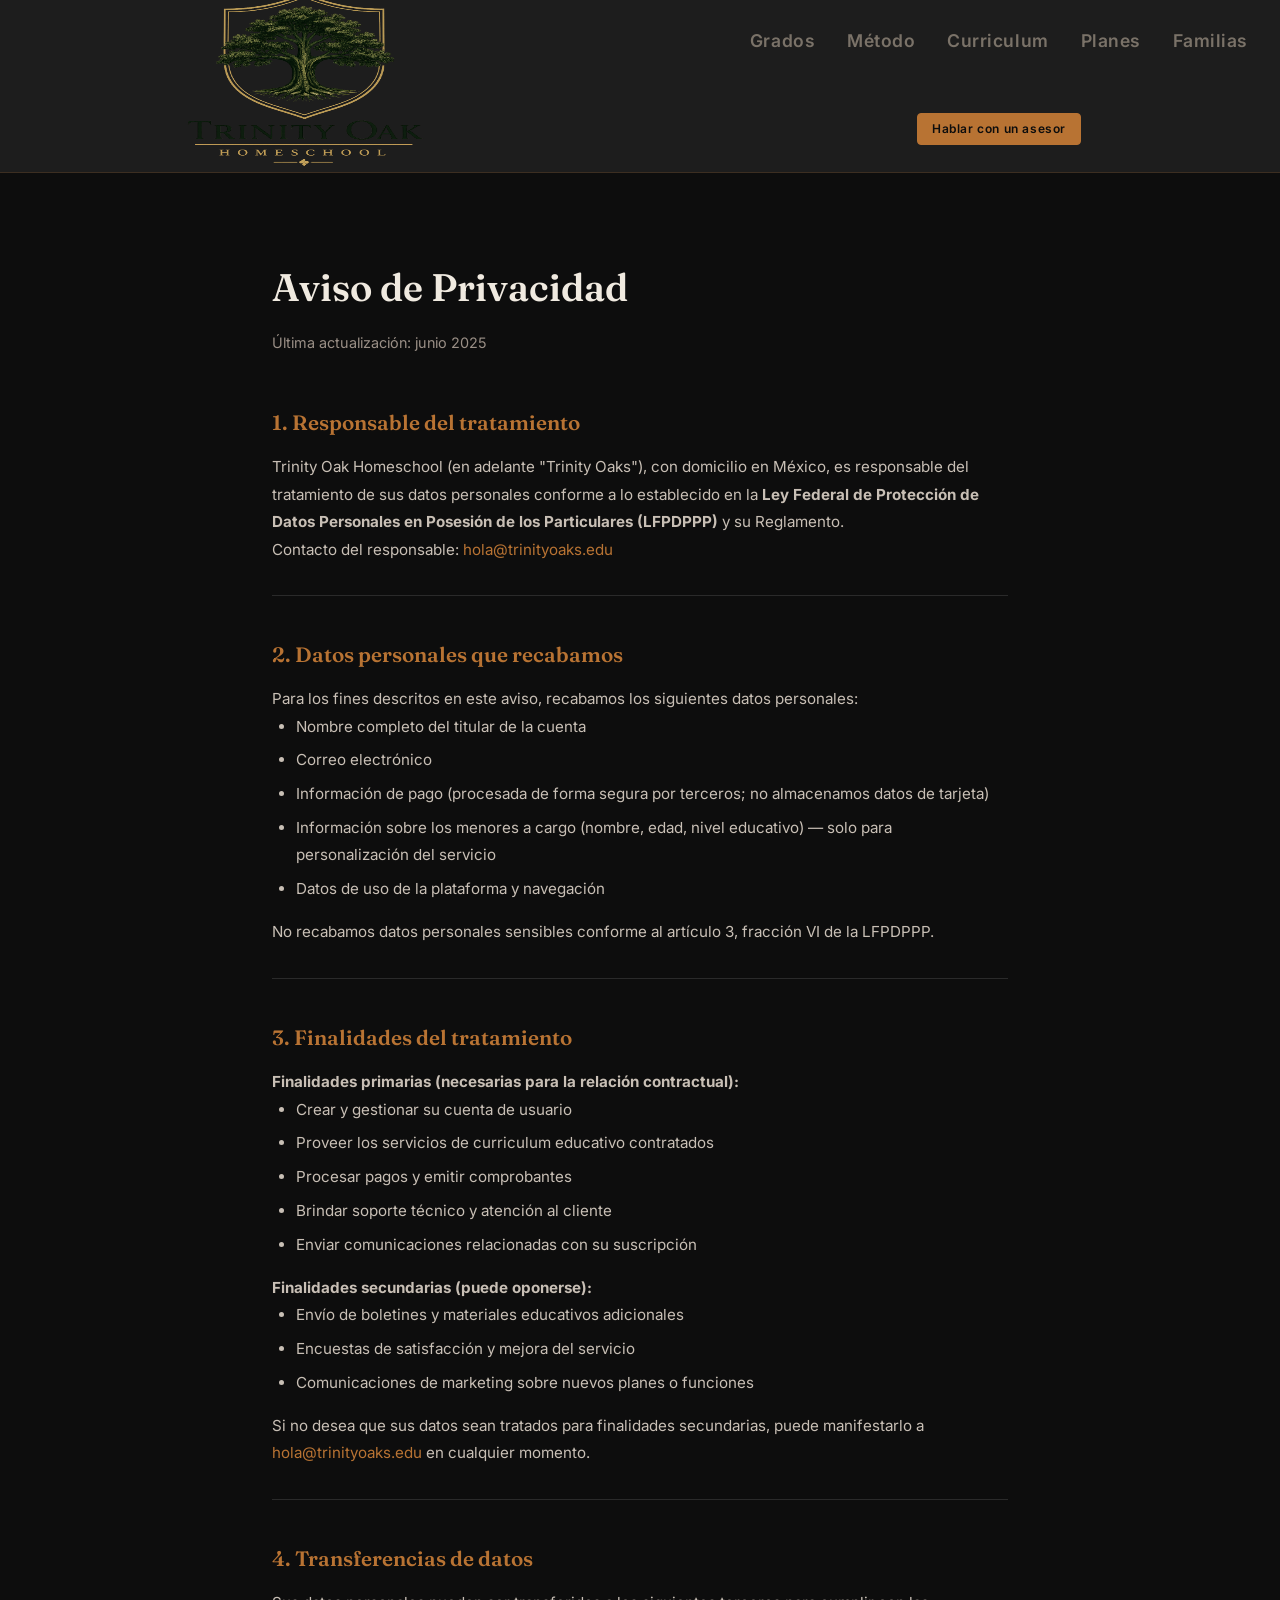
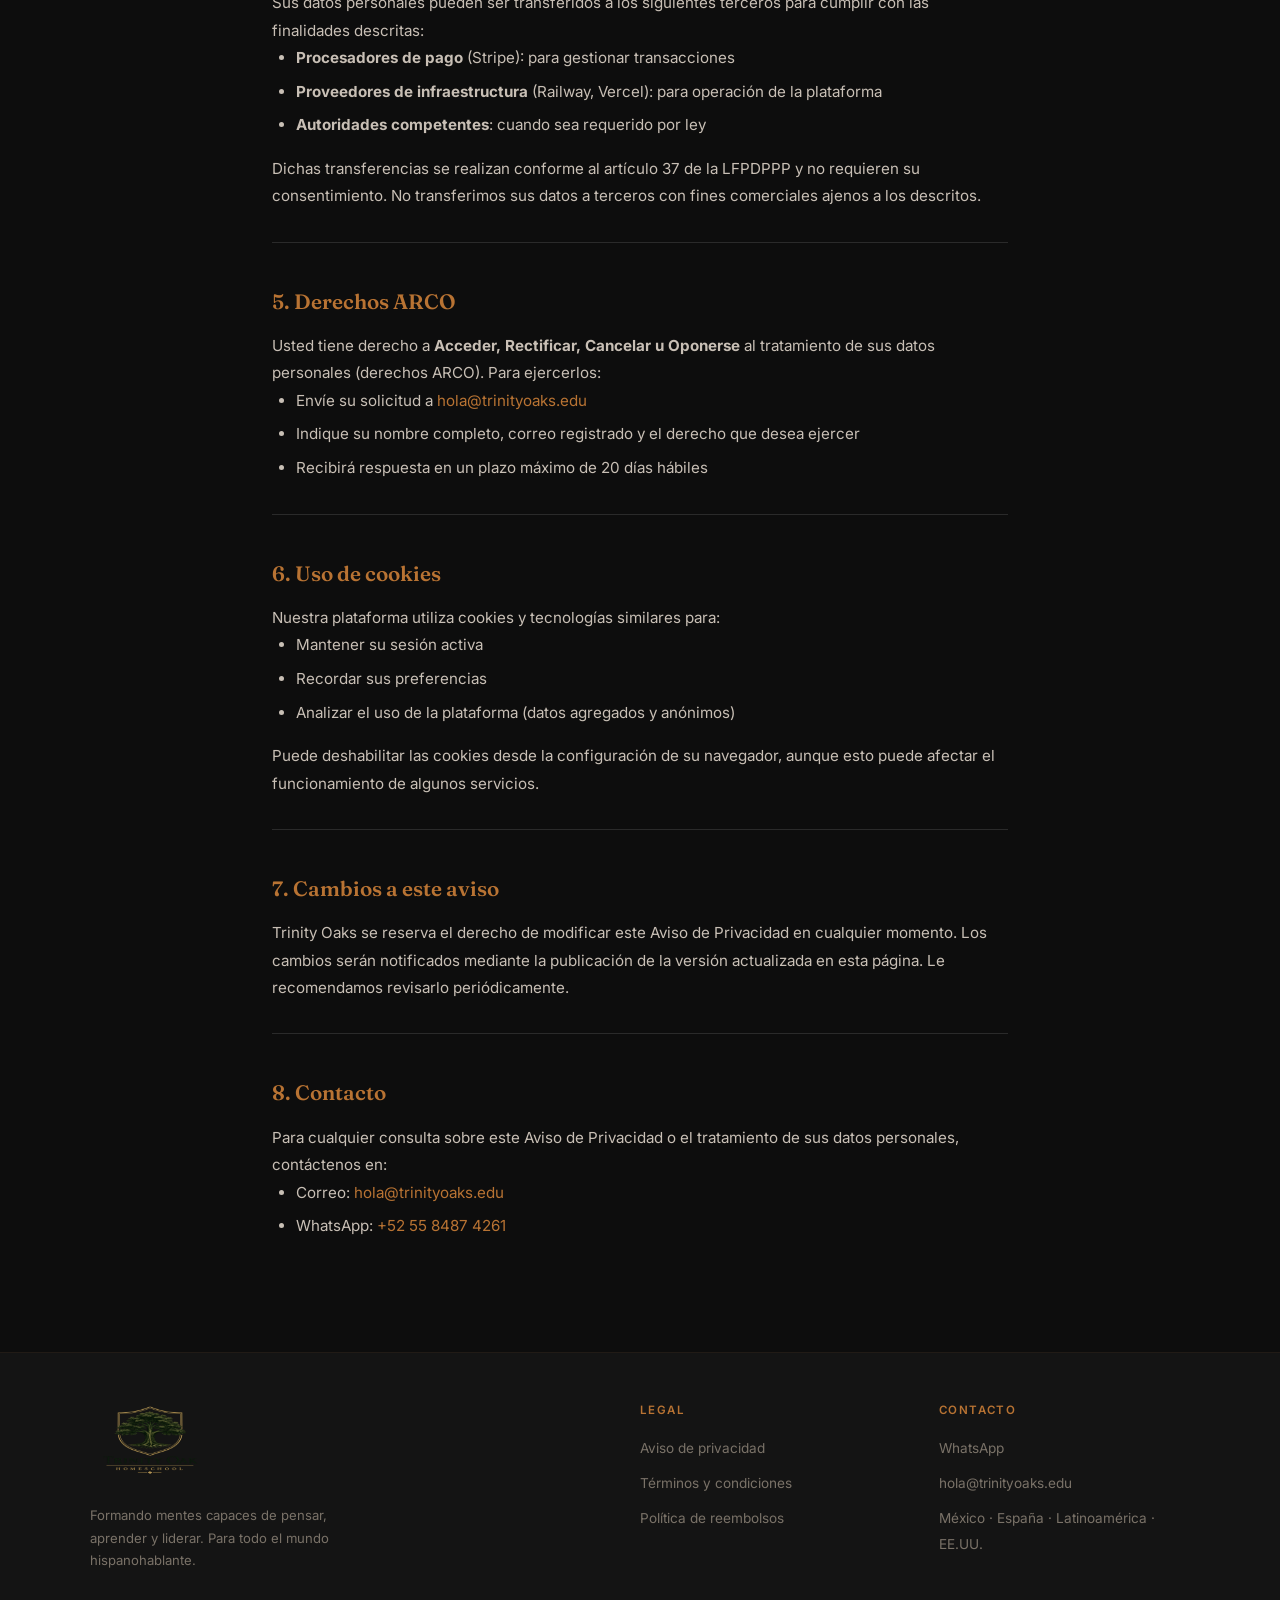
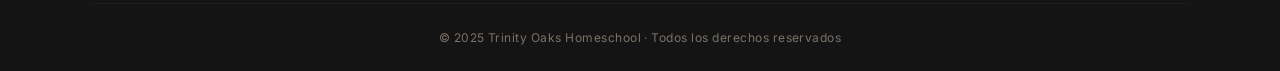
<file: privacidad.html>
<!DOCTYPE html>
<html lang="es">
<head>
<meta charset="UTF-8">
<meta name="viewport" content="width=device-width, initial-scale=1.0">
<title>Aviso de Privacidad | Trinity Oak Homeschool</title>
<meta name="description" content="Aviso de Privacidad de Trinity Oak Homeschool conforme a la Ley Federal de Protección de Datos Personales en Posesión de los Particulares (LFPDPPP) de México.">
<meta name="robots" content="noindex">
<link rel="stylesheet" href="styles.css">
<style>
  .legal-section {
    max-width: 800px;
    margin: 0 auto;
    padding: 5rem 2rem 6rem;
    color: var(--cream, #F0EAE0);
    font-family: 'Inter', sans-serif;
    line-height: 1.8;
  }
  .legal-section h1 {
    font-family: 'Fraunces', serif;
    font-size: 2.4rem;
    font-weight: 600;
    margin-bottom: .5rem;
    color: var(--cream, #F0EAE0);
  }
  .legal-section .legal-date {
    color: #9a8f86;
    font-size: .9rem;
    margin-bottom: 3rem;
  }
  .legal-section h2 {
    font-family: 'Fraunces', serif;
    font-size: 1.3rem;
    font-weight: 600;
    color: #B87333;
    margin-top: 2.5rem;
    margin-bottom: .75rem;
  }
  .legal-section p, .legal-section li {
    color: #c8bfb5;
    font-size: .95rem;
  }
  .legal-section ul {
    padding-left: 1.5rem;
    margin-bottom: 1rem;
  }
  .legal-section li { margin-bottom: .4rem; }
  .legal-section a { color: #B87333; text-decoration: none; }
  .legal-section a:hover { text-decoration: underline; }
  .legal-divider {
    border: none;
    border-top: 1px solid #2a2a2a;
    margin: 2rem 0;
  }
</style>
</head>
<body>

<!-- NAV -->
<nav>
  <div class="nav-logo">
    <a href="index.html">
      <img src="Logo.png" width="300" height="205" alt="Trinity Oaks">
    </a>
  </div>
  <div class="nav-center" id="nav-center">
    <div class="nav-links">
      <a href="index.html#grados">Grados</a>
      <a href="index.html#metodo">Método</a>
      <a href="index.html#curriculum">Curriculum</a>
      <a href="index.html#planes">Planes</a>
      <a href="index.html#testimonios">Familias</a>
    </div>
    <a href="https://wa.me/525584874261" class="nav-asesor" target="_blank">Hablar con un asesor</a>
  </div>
  <button class="nav-hamburger" id="nav-hamburger" aria-label="Menú">☰</button>
</nav>
<script>
  const _ham = document.getElementById('nav-hamburger');
  const _nc  = document.getElementById('nav-center');
  _ham.addEventListener('click', () => {
    const open = _nc.classList.toggle('open');
    _ham.textContent = open ? '✕' : '☰';
  });
</script>

<!-- CONTENT -->
<div class="legal-section">
  <h1>Aviso de Privacidad</h1>
  <p class="legal-date">Última actualización: junio 2025</p>

  <h2>1. Responsable del tratamiento</h2>
  <p>Trinity Oak Homeschool (en adelante "Trinity Oaks"), con domicilio en México, es responsable del tratamiento de sus datos personales conforme a lo establecido en la <strong>Ley Federal de Protección de Datos Personales en Posesión de los Particulares (LFPDPPP)</strong> y su Reglamento.</p>
  <p>Contacto del responsable: <a href="mailto:hola@trinityoaks.edu">hola@trinityoaks.edu</a></p>

  <hr class="legal-divider">

  <h2>2. Datos personales que recabamos</h2>
  <p>Para los fines descritos en este aviso, recabamos los siguientes datos personales:</p>
  <ul>
    <li>Nombre completo del titular de la cuenta</li>
    <li>Correo electrónico</li>
    <li>Información de pago (procesada de forma segura por terceros; no almacenamos datos de tarjeta)</li>
    <li>Información sobre los menores a cargo (nombre, edad, nivel educativo) — solo para personalización del servicio</li>
    <li>Datos de uso de la plataforma y navegación</li>
  </ul>
  <p>No recabamos datos personales sensibles conforme al artículo 3, fracción VI de la LFPDPPP.</p>

  <hr class="legal-divider">

  <h2>3. Finalidades del tratamiento</h2>
  <p><strong>Finalidades primarias (necesarias para la relación contractual):</strong></p>
  <ul>
    <li>Crear y gestionar su cuenta de usuario</li>
    <li>Proveer los servicios de curriculum educativo contratados</li>
    <li>Procesar pagos y emitir comprobantes</li>
    <li>Brindar soporte técnico y atención al cliente</li>
    <li>Enviar comunicaciones relacionadas con su suscripción</li>
  </ul>
  <p><strong>Finalidades secundarias (puede oponerse):</strong></p>
  <ul>
    <li>Envío de boletines y materiales educativos adicionales</li>
    <li>Encuestas de satisfacción y mejora del servicio</li>
    <li>Comunicaciones de marketing sobre nuevos planes o funciones</li>
  </ul>
  <p>Si no desea que sus datos sean tratados para finalidades secundarias, puede manifestarlo a <a href="mailto:hola@trinityoaks.edu">hola@trinityoaks.edu</a> en cualquier momento.</p>

  <hr class="legal-divider">

  <h2>4. Transferencias de datos</h2>
  <p>Sus datos personales pueden ser transferidos a los siguientes terceros para cumplir con las finalidades descritas:</p>
  <ul>
    <li><strong>Procesadores de pago</strong> (Stripe): para gestionar transacciones</li>
    <li><strong>Proveedores de infraestructura</strong> (Railway, Vercel): para operación de la plataforma</li>
    <li><strong>Autoridades competentes</strong>: cuando sea requerido por ley</li>
  </ul>
  <p>Dichas transferencias se realizan conforme al artículo 37 de la LFPDPPP y no requieren su consentimiento. No transferimos sus datos a terceros con fines comerciales ajenos a los descritos.</p>

  <hr class="legal-divider">

  <h2>5. Derechos ARCO</h2>
  <p>Usted tiene derecho a <strong>Acceder, Rectificar, Cancelar u Oponerse</strong> al tratamiento de sus datos personales (derechos ARCO). Para ejercerlos:</p>
  <ul>
    <li>Envíe su solicitud a <a href="mailto:hola@trinityoaks.edu">hola@trinityoaks.edu</a></li>
    <li>Indique su nombre completo, correo registrado y el derecho que desea ejercer</li>
    <li>Recibirá respuesta en un plazo máximo de 20 días hábiles</li>
  </ul>

  <hr class="legal-divider">

  <h2>6. Uso de cookies</h2>
  <p>Nuestra plataforma utiliza cookies y tecnologías similares para:</p>
  <ul>
    <li>Mantener su sesión activa</li>
    <li>Recordar sus preferencias</li>
    <li>Analizar el uso de la plataforma (datos agregados y anónimos)</li>
  </ul>
  <p>Puede deshabilitar las cookies desde la configuración de su navegador, aunque esto puede afectar el funcionamiento de algunos servicios.</p>

  <hr class="legal-divider">

  <h2>7. Cambios a este aviso</h2>
  <p>Trinity Oaks se reserva el derecho de modificar este Aviso de Privacidad en cualquier momento. Los cambios serán notificados mediante la publicación de la versión actualizada en esta página. Le recomendamos revisarlo periódicamente.</p>

  <hr class="legal-divider">

  <h2>8. Contacto</h2>
  <p>Para cualquier consulta sobre este Aviso de Privacidad o el tratamiento de sus datos personales, contáctenos en:</p>
  <ul>
    <li>Correo: <a href="mailto:hola@trinityoaks.edu">hola@trinityoaks.edu</a></li>
    <li>WhatsApp: <a href="https://wa.me/525584874261" target="_blank">+52 55 8487 4261</a></li>
  </ul>
</div>

<!-- FOOTER -->
<footer>
  <div class="footer-grid">
    <div class="footer-col">
      <div class="footer-logo">
        <img src="Logo.png" width="120" height="80" alt="Trinity Oaks" loading="lazy">
      </div>
      <p class="footer-tagline">Formando mentes capaces de pensar, aprender y liderar. Para todo el mundo hispanohablante.</p>
    </div>
    <div class="footer-col">
      <div class="footer-col-title">Legal</div>
      <ul class="footer-links">
        <li><a href="privacidad.html">Aviso de privacidad</a></li>
        <li><a href="terminos.html">Términos y condiciones</a></li>
        <li><a href="reembolsos.html">Política de reembolsos</a></li>
      </ul>
    </div>
    <div class="footer-col">
      <div class="footer-col-title">Contacto</div>
      <ul class="footer-links">
        <li><a href="https://wa.me/525584874261" target="_blank">WhatsApp</a></li>
        <li><a href="mailto:hola@trinityoaks.edu">hola@trinityoaks.edu</a></li>
        <li><span>México · España · Latinoamérica · EE.UU.</span></li>
      </ul>
    </div>
  </div>
  <div class="footer-bottom">
    <p>© 2025 Trinity Oaks Homeschool · Todos los derechos reservados</p>
  </div>
</footer>

</body>
</html>
</file>
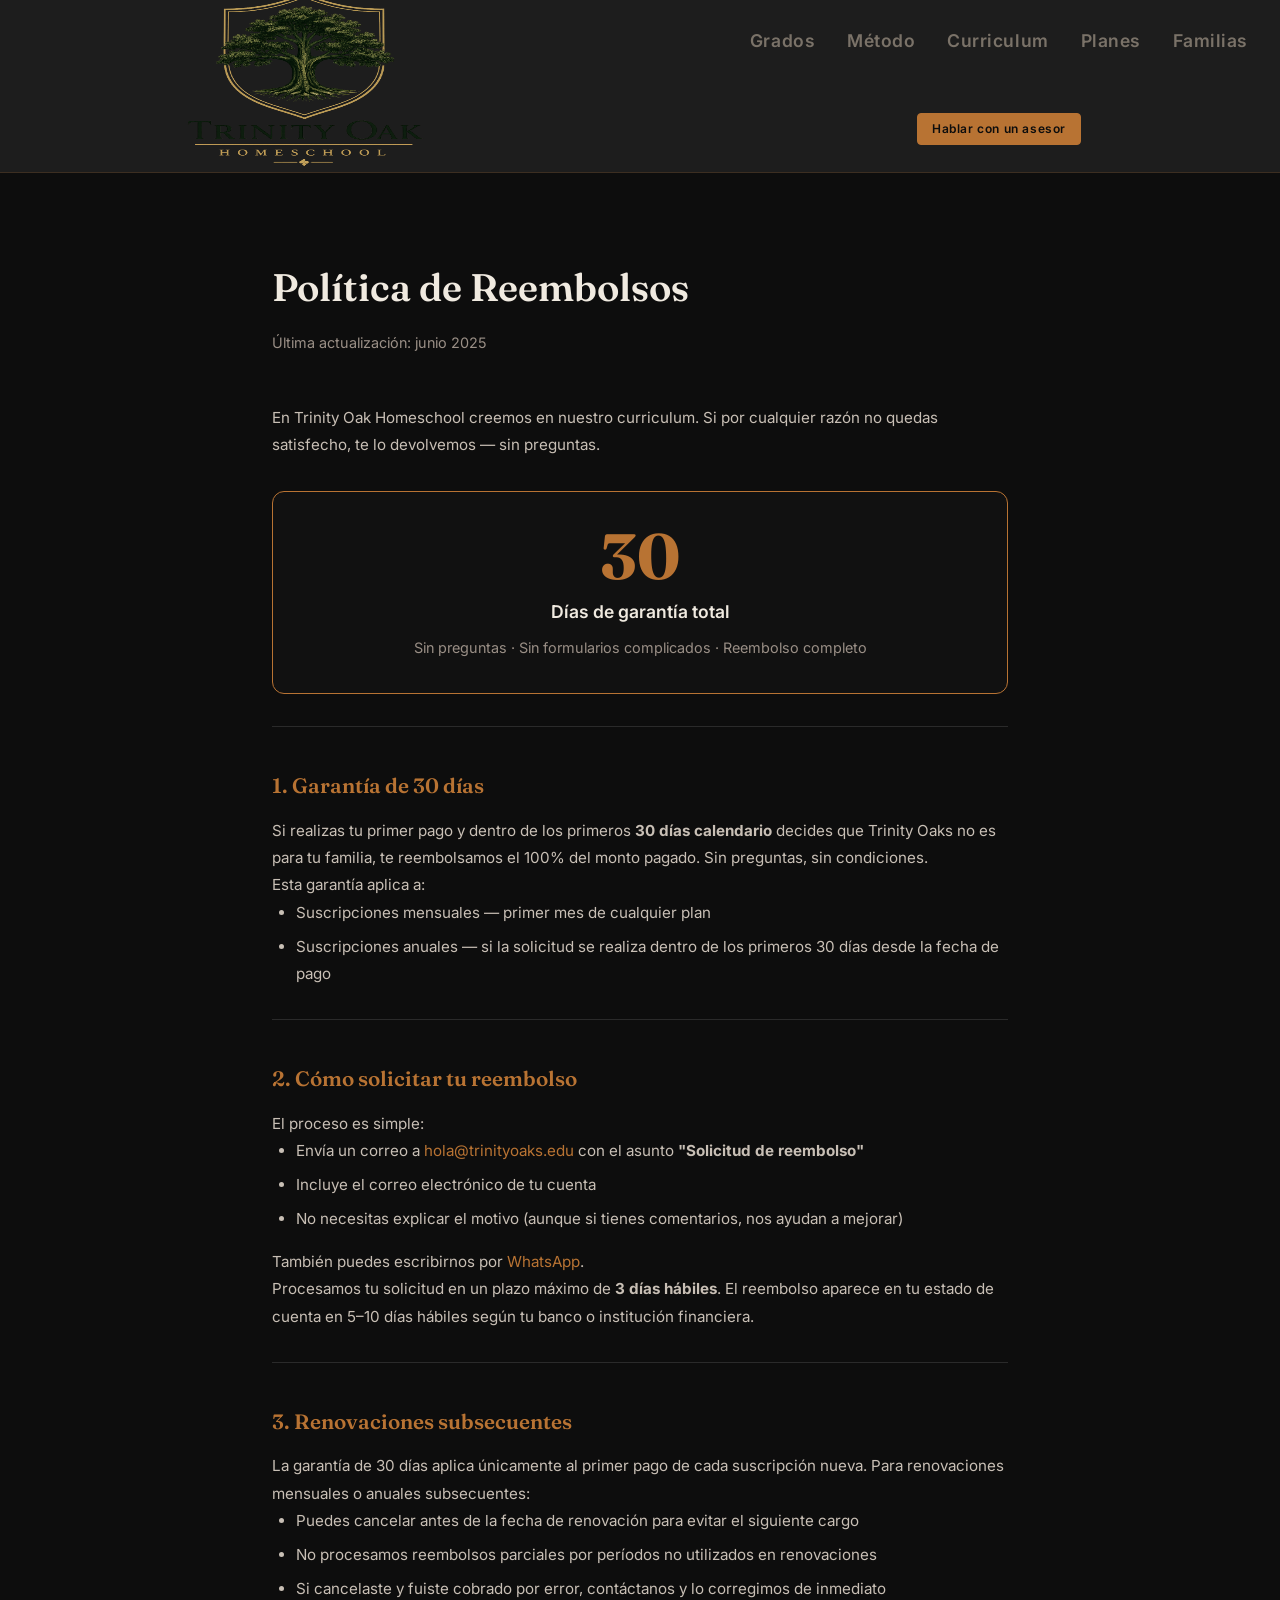
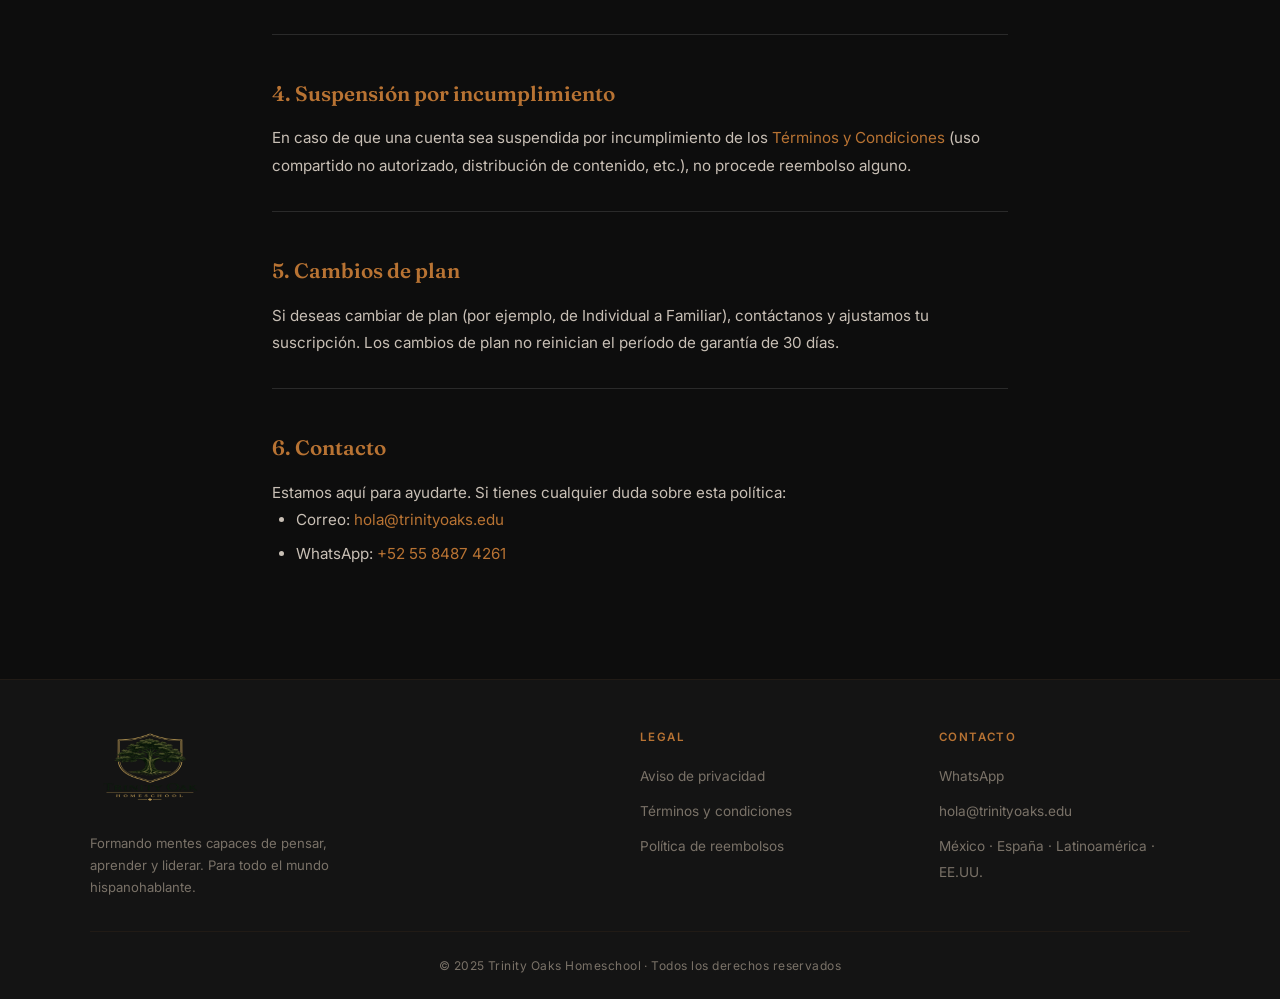
<file: reembolsos.html>
<!DOCTYPE html>
<html lang="es">
<head>
<meta charset="UTF-8">
<meta name="viewport" content="width=device-width, initial-scale=1.0">
<title>Política de Reembolsos | Trinity Oak Homeschool</title>
<meta name="description" content="Política de reembolsos de Trinity Oak Homeschool. Garantía de 30 días sin preguntas.">
<meta name="robots" content="noindex">
<link rel="stylesheet" href="styles.css">
<style>
  .legal-section {
    max-width: 800px;
    margin: 0 auto;
    padding: 5rem 2rem 6rem;
    color: var(--cream, #F0EAE0);
    font-family: 'Inter', sans-serif;
    line-height: 1.8;
  }
  .legal-section h1 {
    font-family: 'Fraunces', serif;
    font-size: 2.4rem;
    font-weight: 600;
    margin-bottom: .5rem;
    color: var(--cream, #F0EAE0);
  }
  .legal-section .legal-date {
    color: #9a8f86;
    font-size: .9rem;
    margin-bottom: 3rem;
  }
  .legal-section h2 {
    font-family: 'Fraunces', serif;
    font-size: 1.3rem;
    font-weight: 600;
    color: #B87333;
    margin-top: 2.5rem;
    margin-bottom: .75rem;
  }
  .legal-section p, .legal-section li {
    color: #c8bfb5;
    font-size: .95rem;
  }
  .legal-section ul {
    padding-left: 1.5rem;
    margin-bottom: 1rem;
  }
  .legal-section li { margin-bottom: .4rem; }
  .legal-section a { color: #B87333; text-decoration: none; }
  .legal-section a:hover { text-decoration: underline; }
  .legal-divider {
    border: none;
    border-top: 1px solid #2a2a2a;
    margin: 2rem 0;
  }
  .guarantee-box {
    background: #111;
    border: 1px solid #B87333;
    border-radius: 12px;
    padding: 2rem;
    margin: 2rem 0;
    text-align: center;
  }
  .guarantee-box .guarantee-num {
    font-family: 'Fraunces', serif;
    font-size: 4rem;
    font-weight: 700;
    color: #B87333;
    line-height: 1;
  }
  .guarantee-box .guarantee-label {
    font-size: 1.1rem;
    color: var(--cream, #F0EAE0);
    font-weight: 600;
    margin-top: .5rem;
  }
  .guarantee-box .guarantee-sub {
    color: #9a8f86;
    font-size: .9rem;
    margin-top: .5rem;
  }
</style>
</head>
<body>

<!-- NAV -->
<nav>
  <div class="nav-logo">
    <a href="index.html">
      <img src="Logo.png" width="300" height="205" alt="Trinity Oaks">
    </a>
  </div>
  <div class="nav-center" id="nav-center">
    <div class="nav-links">
      <a href="index.html#grados">Grados</a>
      <a href="index.html#metodo">Método</a>
      <a href="index.html#curriculum">Curriculum</a>
      <a href="index.html#planes">Planes</a>
      <a href="index.html#testimonios">Familias</a>
    </div>
    <a href="https://wa.me/525584874261" class="nav-asesor" target="_blank">Hablar con un asesor</a>
  </div>
  <button class="nav-hamburger" id="nav-hamburger" aria-label="Menú">☰</button>
</nav>
<script>
  const _ham = document.getElementById('nav-hamburger');
  const _nc  = document.getElementById('nav-center');
  _ham.addEventListener('click', () => {
    const open = _nc.classList.toggle('open');
    _ham.textContent = open ? '✕' : '☰';
  });
</script>

<!-- CONTENT -->
<div class="legal-section">
  <h1>Política de Reembolsos</h1>
  <p class="legal-date">Última actualización: junio 2025</p>

  <p>En Trinity Oak Homeschool creemos en nuestro curriculum. Si por cualquier razón no quedas satisfecho, te lo devolvemos — sin preguntas.</p>

  <div class="guarantee-box">
    <div class="guarantee-num">30</div>
    <div class="guarantee-label">Días de garantía total</div>
    <div class="guarantee-sub">Sin preguntas · Sin formularios complicados · Reembolso completo</div>
  </div>

  <hr class="legal-divider">

  <h2>1. Garantía de 30 días</h2>
  <p>Si realizas tu primer pago y dentro de los primeros <strong>30 días calendario</strong> decides que Trinity Oaks no es para tu familia, te reembolsamos el 100% del monto pagado. Sin preguntas, sin condiciones.</p>
  <p>Esta garantía aplica a:</p>
  <ul>
    <li>Suscripciones mensuales — primer mes de cualquier plan</li>
    <li>Suscripciones anuales — si la solicitud se realiza dentro de los primeros 30 días desde la fecha de pago</li>
  </ul>

  <hr class="legal-divider">

  <h2>2. Cómo solicitar tu reembolso</h2>
  <p>El proceso es simple:</p>
  <ul>
    <li>Envía un correo a <a href="mailto:hola@trinityoaks.edu">hola@trinityoaks.edu</a> con el asunto <strong>"Solicitud de reembolso"</strong></li>
    <li>Incluye el correo electrónico de tu cuenta</li>
    <li>No necesitas explicar el motivo (aunque si tienes comentarios, nos ayudan a mejorar)</li>
  </ul>
  <p>También puedes escribirnos por <a href="https://wa.me/525584874261" target="_blank">WhatsApp</a>.</p>
  <p>Procesamos tu solicitud en un plazo máximo de <strong>3 días hábiles</strong>. El reembolso aparece en tu estado de cuenta en 5–10 días hábiles según tu banco o institución financiera.</p>

  <hr class="legal-divider">

  <h2>3. Renovaciones subsecuentes</h2>
  <p>La garantía de 30 días aplica únicamente al primer pago de cada suscripción nueva. Para renovaciones mensuales o anuales subsecuentes:</p>
  <ul>
    <li>Puedes cancelar antes de la fecha de renovación para evitar el siguiente cargo</li>
    <li>No procesamos reembolsos parciales por períodos no utilizados en renovaciones</li>
    <li>Si cancelaste y fuiste cobrado por error, contáctanos y lo corregimos de inmediato</li>
  </ul>

  <hr class="legal-divider">

  <h2>4. Suspensión por incumplimiento</h2>
  <p>En caso de que una cuenta sea suspendida por incumplimiento de los <a href="terminos.html">Términos y Condiciones</a> (uso compartido no autorizado, distribución de contenido, etc.), no procede reembolso alguno.</p>

  <hr class="legal-divider">

  <h2>5. Cambios de plan</h2>
  <p>Si deseas cambiar de plan (por ejemplo, de Individual a Familiar), contáctanos y ajustamos tu suscripción. Los cambios de plan no reinician el período de garantía de 30 días.</p>

  <hr class="legal-divider">

  <h2>6. Contacto</h2>
  <p>Estamos aquí para ayudarte. Si tienes cualquier duda sobre esta política:</p>
  <ul>
    <li>Correo: <a href="mailto:hola@trinityoaks.edu">hola@trinityoaks.edu</a></li>
    <li>WhatsApp: <a href="https://wa.me/525584874261" target="_blank">+52 55 8487 4261</a></li>
  </ul>
</div>

<!-- FOOTER -->
<footer>
  <div class="footer-grid">
    <div class="footer-col">
      <div class="footer-logo">
        <img src="Logo.png" width="120" height="80" alt="Trinity Oaks" loading="lazy">
      </div>
      <p class="footer-tagline">Formando mentes capaces de pensar, aprender y liderar. Para todo el mundo hispanohablante.</p>
    </div>
    <div class="footer-col">
      <div class="footer-col-title">Legal</div>
      <ul class="footer-links">
        <li><a href="privacidad.html">Aviso de privacidad</a></li>
        <li><a href="terminos.html">Términos y condiciones</a></li>
        <li><a href="reembolsos.html">Política de reembolsos</a></li>
      </ul>
    </div>
    <div class="footer-col">
      <div class="footer-col-title">Contacto</div>
      <ul class="footer-links">
        <li><a href="https://wa.me/525584874261" target="_blank">WhatsApp</a></li>
        <li><a href="mailto:hola@trinityoaks.edu">hola@trinityoaks.edu</a></li>
        <li><span>México · España · Latinoamérica · EE.UU.</span></li>
      </ul>
    </div>
  </div>
  <div class="footer-bottom">
    <p>© 2025 Trinity Oaks Homeschool · Todos los derechos reservados</p>
  </div>
</footer>

</body>
</html>
</file>
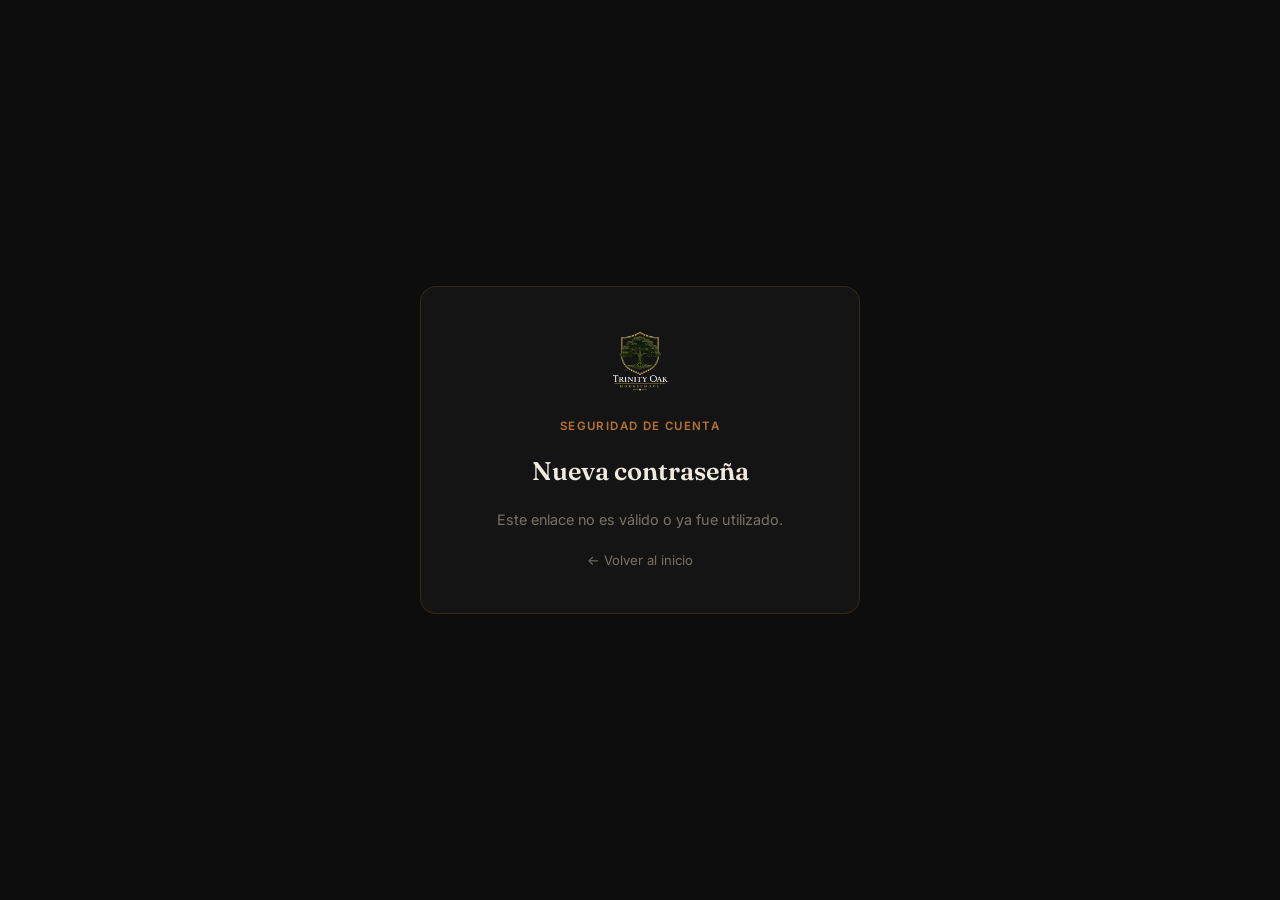
<file: reset-password.html>
<!DOCTYPE html>
<html lang="es">
<head>
  <meta charset="UTF-8">
  <meta name="viewport" content="width=device-width, initial-scale=1.0">
  <title>Nueva contraseña · Trinity Oaks Homeschool</title>
  <link rel="stylesheet" href="styles.css">
  <style>
    body {
      min-height: 100vh;
      display: flex; flex-direction: column;
      align-items: center; justify-content: center;
      padding: 2rem;
    }

    .rp-card {
      background: #141414;
      border: 1px solid rgba(184,115,51,.2);
      border-radius: 16px;
      padding: 2.5rem 2rem;
      width: min(440px, 100%);
      display: flex; flex-direction: column; align-items: center; gap: 1rem;
    }

    .rp-logo { margin-bottom: .25rem; }

    .rp-eyebrow {
      font-size: .72rem; font-weight: 600;
      letter-spacing: .12em; text-transform: uppercase;
      color: var(--copper);
    }

    .rp-title {
      font-family: 'Fraunces', serif;
      font-size: 1.6rem; font-weight: 600;
      color: var(--cream); margin: 0; text-align: center;
    }

    .rp-subtitle {
      font-size: .88rem; color: var(--muted);
      text-align: center; margin: 0; line-height: 1.6;
    }

    .rp-fields {
      display: flex; flex-direction: column; gap: .75rem; width: 100%;
    }

    .rp-label {
      font-size: .72rem; font-weight: 600;
      color: var(--muted); letter-spacing: .08em;
      text-transform: uppercase; margin-bottom: .3rem;
    }

    .rp-input {
      font-family: 'Inter', sans-serif;
      width: 100%; box-sizing: border-box;
      background: #1a1a1a; border: 1px solid #333;
      border-radius: 8px; color: var(--cream);
      font-size: 1rem; padding: .75rem 1rem;
      outline: none; transition: border-color .2s;
    }
    .rp-input:focus { border-color: var(--copper); }
    .rp-input::placeholder { color: #555; }

    .rp-btn {
      font-family: 'Inter', sans-serif;
      width: 100%; background: var(--copper);
      color: #0D0D0D; border: none; border-radius: 8px;
      font-size: 1rem; font-weight: 700; padding: .85rem;
      cursor: pointer; transition: background .2s, transform .1s;
      margin-top: .25rem;
    }
    .rp-btn:hover  { background: var(--copper2); }
    .rp-btn:active { transform: scale(.98); }
    .rp-btn:disabled { opacity: .55; cursor: not-allowed; transform: none; }

    .rp-error {
      font-size: .85rem; color: #e07070;
      text-align: center; width: 100%; margin: 0;
    }

    .rp-success {
      font-size: .88rem; color: #7aab4a;
      text-align: center; width: 100%; margin: 0;
    }

    .rp-back {
      font-size: .82rem; color: var(--muted);
      text-decoration: none; transition: color .2s;
      margin-top: .25rem;
    }
    .rp-back:hover { color: var(--cream); }

    .rp-invalid {
      text-align: center;
    }
    .rp-invalid p {
      font-size: .9rem; color: var(--muted); margin-bottom: 1rem;
    }
  </style>
</head>
<body>

<div class="rp-card">
  <img src="Logo 2.png" height="70" alt="Trinity Oaks" class="rp-logo">
  <div class="rp-eyebrow">Seguridad de cuenta</div>
  <h1 class="rp-title">Nueva contraseña</h1>

  <div id="rp-body">
    <!-- filled by JS -->
  </div>
</div>

<script>
  const API     = 'https://trinity-oaks-api-production.up.railway.app';
  const HEADERS = { 'Content-Type': 'application/json', 'x-api-key': 'to-api-2025-secure' };

  const token = new URLSearchParams(window.location.search).get('token');
  const body  = document.getElementById('rp-body');

  if (!token) {
    body.innerHTML = `
      <div class="rp-invalid">
        <p>Este enlace no es válido o ya fue utilizado.</p>
        <a href="index.html" class="rp-back">← Volver al inicio</a>
      </div>`;
  } else {
    body.innerHTML = `
      <p class="rp-subtitle" style="margin:0;">Elige una contraseña segura para tu cuenta.</p>
      <div class="rp-fields">
        <div>
          <div class="rp-label">Nueva contraseña</div>
          <input id="rp-password" class="rp-input" type="password" placeholder="Mínimo 8 caracteres" autocomplete="new-password">
        </div>
        <div>
          <div class="rp-label">Confirmar contraseña</div>
          <input id="rp-confirm" class="rp-input" type="password" placeholder="Repite tu contraseña" autocomplete="new-password">
        </div>
      </div>
      <p id="rp-error"   class="rp-error"   hidden></p>
      <p id="rp-success" class="rp-success" hidden></p>
      <button id="rp-btn" class="rp-btn">Guardar contraseña</button>
      <a href="index.html" class="rp-back">← Volver al inicio</a>`;

    const btn       = document.getElementById('rp-btn');
    const errorEl   = document.getElementById('rp-error');
    const successEl = document.getElementById('rp-success');

    btn.addEventListener('click', submit);
    document.getElementById('rp-confirm').addEventListener('keydown', e => {
      if (e.key === 'Enter') submit();
    });

    async function sha256(str) {
      const buf = await crypto.subtle.digest('SHA-256', new TextEncoder().encode(str));
      return Array.from(new Uint8Array(buf)).map(b => b.toString(16).padStart(2, '0')).join('');
    }

    async function submit() {
      const password = document.getElementById('rp-password').value;
      const confirm  = document.getElementById('rp-confirm').value;

      errorEl.hidden   = true;
      successEl.hidden = true;

      if (password.length < 8) { showError('La contraseña debe tener al menos 8 caracteres.'); return; }
      if (password !== confirm) { showError('Las contraseñas no coinciden.'); return; }

      btn.disabled = true;
      btn.textContent = 'Guardando...';

      try {
        const password_hash = await sha256(password);
        const res = await fetch(`${API}/reset-password`, {
          method: 'POST',
          headers: HEADERS,
          body: JSON.stringify({ token, password_hash })
        });

        const data = await res.json().catch(() => ({}));

        if (res.status === 400) {
          throw new Error('Token inválido o expirado. Solicita un nuevo enlace.');
        }
        if (!res.ok) throw new Error(data.error || 'Error del servidor');

        if (data.email) localStorage.setItem('to_email', data.email);

        successEl.textContent = '¡Contraseña actualizada! Redirigiendo...';
        successEl.hidden = false;
        btn.hidden = true;
        setTimeout(() => { window.location.href = 'index.html'; }, 1800);
      } catch (err) {
        btn.disabled = false;
        btn.textContent = 'Guardar contraseña';
        showError(err.message || 'Hubo un error. Por favor intenta de nuevo.');
      }
    }

    function showError(msg) {
      errorEl.textContent = msg;
      errorEl.hidden = false;
    }
  }
</script>
</body>
</html>
</file>
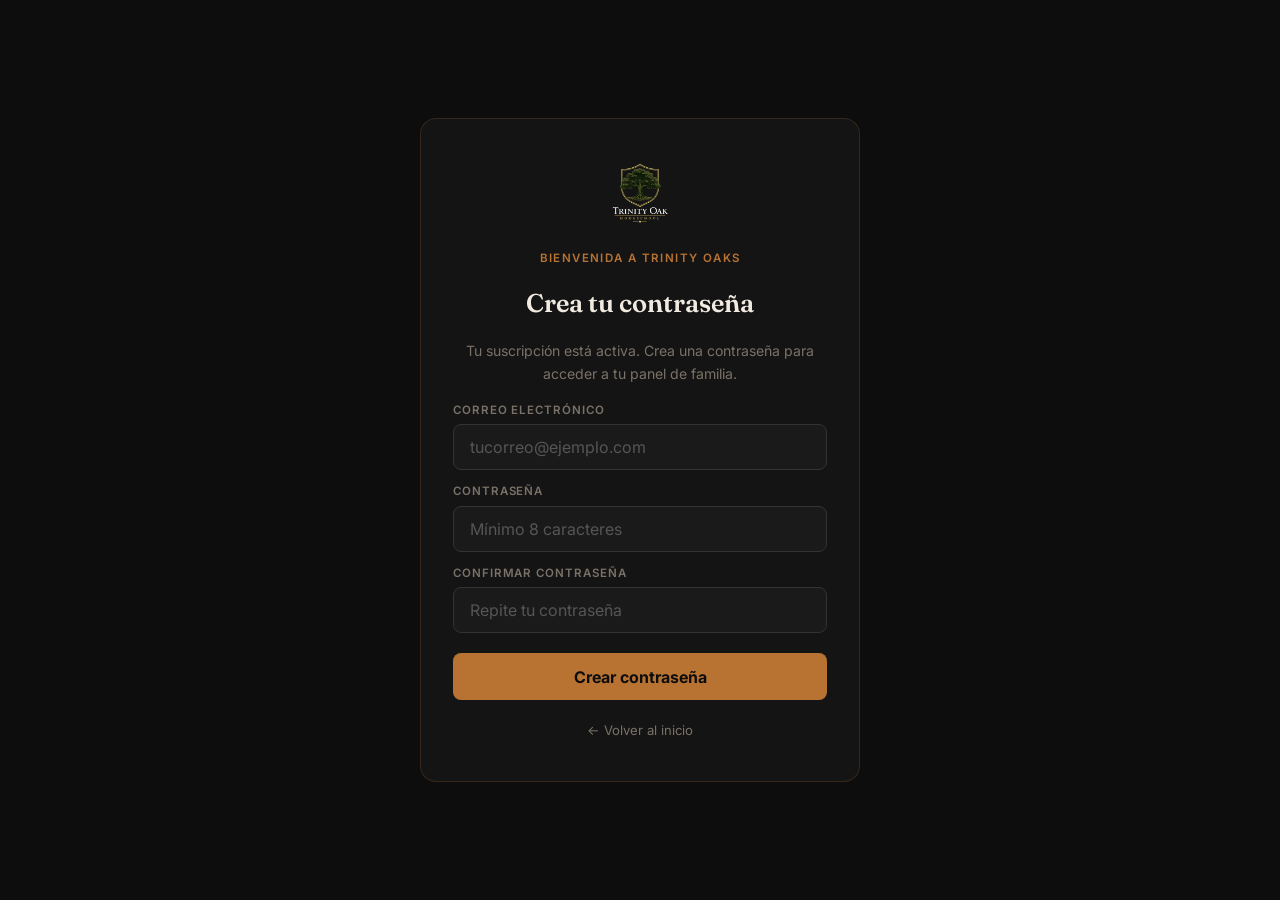
<file: set-password.html>
<!DOCTYPE html>
<html lang="es">
<head>
  <meta charset="UTF-8">
  <meta name="viewport" content="width=device-width, initial-scale=1.0">
  <title>Crear contraseña · Trinity Oaks Homeschool</title>
  <link rel="stylesheet" href="styles.css">
  <style>
    body {
      min-height: 100vh;
      display: flex; flex-direction: column;
      align-items: center; justify-content: center;
      padding: 2rem;
    }

    .sp-card {
      background: #141414;
      border: 1px solid rgba(184,115,51,.2);
      border-radius: 16px;
      padding: 2.5rem 2rem;
      width: min(440px, 100%);
      display: flex; flex-direction: column; align-items: center; gap: 1rem;
    }

    .sp-logo { margin-bottom: .25rem; }

    .sp-eyebrow {
      font-size: .72rem; font-weight: 600;
      letter-spacing: .12em; text-transform: uppercase;
      color: var(--copper);
    }

    .sp-title {
      font-family: 'Fraunces', serif;
      font-size: 1.6rem; font-weight: 600;
      color: var(--cream); margin: 0; text-align: center;
    }

    .sp-subtitle {
      font-size: .88rem; color: var(--muted);
      text-align: center; margin: 0; line-height: 1.6;
    }

    .sp-fields {
      display: flex; flex-direction: column; gap: .75rem; width: 100%;
    }

    .sp-label {
      font-size: .72rem; font-weight: 600;
      color: var(--muted); letter-spacing: .08em;
      text-transform: uppercase; margin-bottom: .3rem;
    }

    .sp-input {
      font-family: 'Inter', sans-serif;
      width: 100%; box-sizing: border-box;
      background: #1a1a1a; border: 1px solid #333;
      border-radius: 8px; color: var(--cream);
      font-size: 1rem; padding: .75rem 1rem;
      outline: none; transition: border-color .2s;
    }
    .sp-input:focus { border-color: var(--copper); }
    .sp-input::placeholder { color: #555; }
    .sp-input[readonly] { color: var(--muted); cursor: default; }

    .sp-btn {
      font-family: 'Inter', sans-serif;
      width: 100%; background: var(--copper);
      color: #0D0D0D; border: none; border-radius: 8px;
      font-size: 1rem; font-weight: 700; padding: .85rem;
      cursor: pointer; transition: background .2s, transform .1s;
      margin-top: .25rem;
    }
    .sp-btn:hover  { background: var(--copper2); }
    .sp-btn:active { transform: scale(.98); }
    .sp-btn:disabled { opacity: .55; cursor: not-allowed; transform: none; }

    .sp-error {
      font-size: .85rem; color: #e07070;
      text-align: center; width: 100%; margin: 0;
    }

    .sp-success {
      font-size: .88rem; color: #7aab4a;
      text-align: center; width: 100%; margin: 0;
    }

    .sp-back {
      font-size: .82rem; color: var(--muted);
      text-decoration: none; transition: color .2s;
      margin-top: .25rem;
    }
    .sp-back:hover { color: var(--cream); }
  </style>
</head>
<body>

<div class="sp-card">
  <img src="Logo 2.png" height="70" alt="Trinity Oaks" class="sp-logo">
  <div class="sp-eyebrow">Bienvenida a Trinity Oaks</div>
  <h1 class="sp-title">Crea tu contraseña</h1>
  <p class="sp-subtitle">Tu suscripción está activa. Crea una contraseña para acceder a tu panel de familia.</p>

  <div class="sp-fields">
    <div>
      <div class="sp-label">Correo electrónico</div>
      <input id="sp-email" class="sp-input" type="email" readonly placeholder="tucorreo@ejemplo.com">
    </div>
    <div>
      <div class="sp-label">Contraseña</div>
      <input id="sp-password" class="sp-input" type="password" placeholder="Mínimo 8 caracteres" autocomplete="new-password">
    </div>
    <div>
      <div class="sp-label">Confirmar contraseña</div>
      <input id="sp-confirm" class="sp-input" type="password" placeholder="Repite tu contraseña" autocomplete="new-password">
    </div>
  </div>

  <p id="sp-error"   class="sp-error"   hidden></p>
  <p id="sp-success" class="sp-success" hidden></p>

  <button id="sp-btn" class="sp-btn">Crear contraseña</button>
  <a href="index.html" class="sp-back">← Volver al inicio</a>
</div>

<script>
  const API     = 'https://trinity-oaks-api-production.up.railway.app';
  const HEADERS = { 'Content-Type': 'application/json', 'x-api-key': 'to-api-2025-secure' };

  // Pre-fill email from ?email= URL param, fallback to localStorage
  const params = new URLSearchParams(window.location.search);
  const emailFromUrl = params.get('email') || localStorage.getItem('to_email') || '';
  document.getElementById('sp-email').value = emailFromUrl;

  const btn       = document.getElementById('sp-btn');
  const errorEl   = document.getElementById('sp-error');
  const successEl = document.getElementById('sp-success');

  btn.addEventListener('click', submitPassword);
  document.getElementById('sp-confirm').addEventListener('keydown', e => {
    if (e.key === 'Enter') submitPassword();
  });

  async function sha256(str) {
    const buf = await crypto.subtle.digest('SHA-256', new TextEncoder().encode(str));
    return Array.from(new Uint8Array(buf)).map(b => b.toString(16).padStart(2, '0')).join('');
  }

  async function submitPassword() {
    const email    = document.getElementById('sp-email').value.trim();
    const password = document.getElementById('sp-password').value;
    const confirm  = document.getElementById('sp-confirm').value;

    errorEl.hidden   = true;
    successEl.hidden = true;

    if (!email) { showError('No se encontró el correo. Vuelve a la página de inicio.'); return; }
    if (password.length < 8) { showError('La contraseña debe tener al menos 8 caracteres.'); return; }
    if (password !== confirm) { showError('Las contraseñas no coinciden.'); return; }

    btn.disabled = true;
    btn.textContent = 'Guardando...';

    try {
      const password_hash = await sha256(password);
      const res = await fetch(`${API}/set-password`, {
        method: 'POST',
        headers: HEADERS,
        body: JSON.stringify({ email, password_hash })
      });

      if (!res.ok) {
        const data = await res.json().catch(() => ({}));
        throw new Error(data.error || 'Error del servidor');
      }

      localStorage.setItem('to_email', email);
      successEl.textContent = '¡Contraseña creada! Redirigiendo...';
      successEl.hidden = false;
      setTimeout(() => { window.location.href = 'dashboard.html'; }, 1200);
    } catch (err) {
      btn.disabled = false;
      btn.textContent = 'Crear contraseña';
      showError(err.message || 'Hubo un error. Por favor intenta de nuevo.');
    }
  }

  function showError(msg) {
    errorEl.textContent = msg;
    errorEl.hidden = false;
  }
</script>
</body>
</html>
</file>
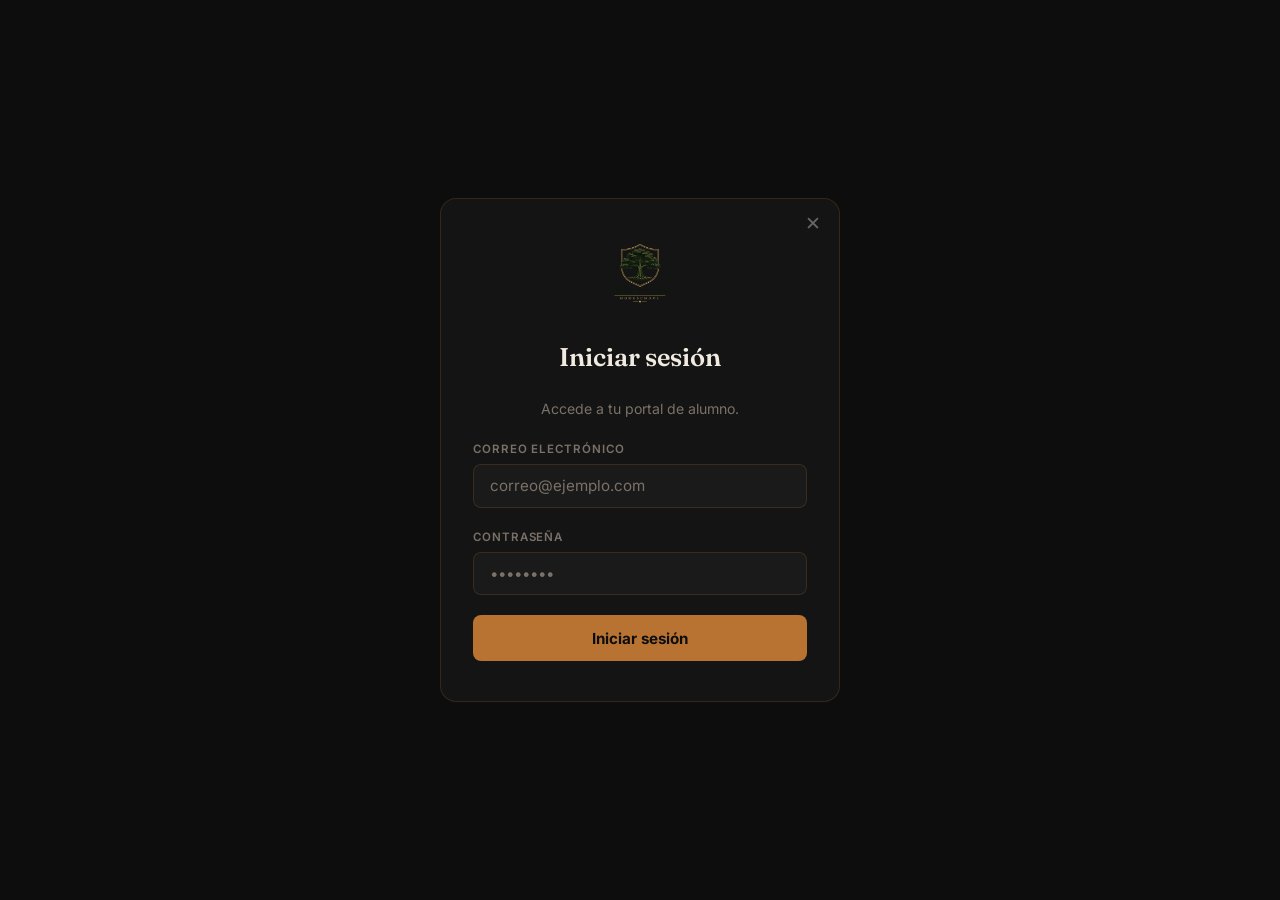
<file: student.html>
<!DOCTYPE html>
<html lang="es">
<head>
<!-- Google Analytics 4 -->
<script async src="https://www.googletagmanager.com/gtag/js?id=G-SYQ89S48X7"></script>
<script>
  window.dataLayer = window.dataLayer || [];
  function gtag(){dataLayer.push(arguments);}
  gtag('js', new Date());
  gtag('config', 'G-SYQ89S48X7');
</script>

<!-- Meta Pixel -->
<script>
!function(f,b,e,v,n,t,s){if(f.fbq)return;n=f.fbq=function(){n.callMethod?
n.callMethod.apply(n,arguments):n.queue.push(arguments)};if(!f._fbq)f._fbq=n;
n.push=n;n.loaded=!0;n.version='2.0';n.queue=[];t=b.createElement(e);t.async=!0;
t.src=v;s=b.getElementsByTagName(e)[0];s.parentNode.insertBefore(t,s)}(window,
document,'script','https://connect.facebook.net/en_US/fbevents.js');
fbq('init', '528342791272228');
fbq('track', 'PageView');
</script>
<noscript><img height="1" width="1" style="display:none"
src="https://www.facebook.com/tr?id=528342791272228&ev=PageView&noscript=1"/></noscript>

  <meta charset="UTF-8">
  <meta name="viewport" content="width=device-width, initial-scale=1.0">
  <title>Mi Dashboard · Trinity Oak</title>
  <link rel="stylesheet" href="styles.css">
  <link rel="stylesheet" href="https://fonts.googleapis.com/css2?family=Cinzel:wght@700;900&display=swap">
  <style>
    /* ── Login screen ── */
    .st-login-wrap {
      min-height: 100vh;
      display: flex; align-items: center; justify-content: center;
      padding: 2rem;
    }
    .st-login-card {
      background: var(--bg2); border: 1px solid var(--border);
      border-radius: 16px; padding: 2.5rem 2rem;
      width: min(400px, 100%);
      display: flex; flex-direction: column; gap: 1.25rem;
    }
    .st-login-logo {
      font-family: 'Cinzel', serif;
      font-size: 1.5rem; font-weight: 700;
      color: var(--copper); text-align: center;
      letter-spacing: 0.08em;
    }
    .st-login-sub {
      text-align: center; font-size: 0.8rem;
      color: var(--muted); letter-spacing: 0.06em;
      text-transform: uppercase; margin-top: -0.5rem;
    }
    .st-field-label {
      font-size: 0.72rem; font-weight: 600; color: var(--muted);
      letter-spacing: 0.08em; text-transform: uppercase; margin-bottom: 0.35rem;
    }
    .st-input {
      font-family: 'Inter', sans-serif;
      width: 100%; box-sizing: border-box;
      background: var(--bg3); border: 1px solid var(--border);
      border-radius: 8px; color: var(--cream);
      font-size: 0.95rem; padding: .7rem 1rem;
      outline: none; transition: border-color .2s;
    }
    .st-input:focus { border-color: var(--copper); }
    .st-input::placeholder { color: var(--muted); }
    .st-btn {
      width: 100%; padding: 0.85rem;
      background: var(--copper); border: none;
      border-radius: 8px; color: var(--bg);
      font-family: 'Inter', sans-serif;
      font-size: 0.95rem; font-weight: 700;
      cursor: pointer; transition: background .2s;
    }
    .st-btn:hover { background: var(--copper2); }
    .st-btn:disabled { opacity: 0.5; cursor: not-allowed; }
    .st-login-error {
      font-size: 0.82rem; color: rgba(220,100,100,0.9);
      text-align: center; display: none;
    }

    /* ── Dashboard header ── */
    .st-header {
      background: rgba(30,30,30,0.98);
      backdrop-filter: blur(12px);
      border-bottom: 1px solid var(--border);
      padding: 1rem 2rem;
      display: flex; align-items: center; justify-content: space-between;
      position: sticky; top: 0; z-index: 100;
    }
    .st-header-logo {
      font-family: 'Cinzel', serif;
      font-size: 1.1rem; font-weight: 700;
      color: var(--copper); letter-spacing: 0.08em;
    }
    .st-header-right {
      display: flex; align-items: center; gap: 1rem;
    }
    .st-header-name {
      font-family: 'Fraunces', serif;
      font-size: 1rem; font-weight: 600; color: var(--cream);
    }
    .st-signout-btn {
      background: none; border: 1px solid var(--border);
      border-radius: 6px; color: var(--muted);
      font-size: 0.8rem; padding: 0.35rem 0.85rem;
      cursor: pointer; transition: all .2s;
    }
    .st-signout-btn:hover { border-color: var(--copper); color: var(--copper); }
    /* ── User menu dropdown ── */
    .st-user-btn {
      display: flex; align-items: center; gap: 0.6rem;
      background: rgba(255,255,255,0.05); border: 1px solid rgba(255,255,255,0.12);
      border-radius: 999px; padding: 0.3rem 0.75rem 0.3rem 0.3rem;
      cursor: pointer; position: relative; transition: background .2s, border-color .2s;
    }
    .st-user-btn:hover {
      background: rgba(255,255,255,0.09); border-color: var(--copper);
    }
    .st-user-avatar {
      width: 36px; height: 36px; border-radius: 50%;
      background: var(--copper); color: var(--bg);
      font-family: 'Fraunces', serif; font-size: 1rem; font-weight: 700;
      display: flex; align-items: center; justify-content: center;
      flex-shrink: 0;
    }
    .st-user-label {
      font-family: 'Fraunces', serif; font-size: 0.95rem;
      font-weight: 600; color: var(--cream);
    }
    .st-user-dropdown {
      position: absolute; top: calc(100% + 0.6rem); right: 0;
      background: #1e1e1e; border: 1px solid rgba(255,255,255,0.12);
      border-radius: 10px; overflow: hidden; z-index: 200;
      min-width: 160px; box-shadow: 0 8px 24px rgba(0,0,0,0.5);
      display: none;
    }
    .st-user-dropdown.open { display: block; }
    .st-user-menu-item {
      display: block; width: 100%; padding: 0.7rem 1rem;
      background: none; border: none; text-align: left;
      font-size: 0.85rem; color: rgba(255,255,255,0.75);
      cursor: pointer; border-bottom: 1px solid rgba(255,255,255,0.06);
    }
    .st-user-menu-item:last-child { border-bottom: none; }
    .st-user-menu-item:hover { background: rgba(255,255,255,0.06); color: var(--copper); }
    .st-user-menu-item.danger { color: rgba(220,100,100,0.85); }
    .st-user-menu-item.danger:hover { background: rgba(220,50,50,0.08); color: rgba(220,100,100,1); }

    /* ── Hero ── */
    .st-hero {
      padding: 3rem 2rem 2.5rem;
      background: var(--bg);
      border-bottom: 1px solid var(--border2);
      position: relative; overflow: hidden;
    }
    .st-hero::before {
      content: ''; position: absolute; left: 0; top: 0; bottom: 0;
      width: 3px;
      background: linear-gradient(to bottom, transparent, var(--copper), transparent);
      opacity: 0.4;
    }
    .st-hero-inner { max-width: 900px; margin: 0 auto; padding: 0 2rem; display: flex; align-items: center; gap: 2.5rem; flex-wrap: wrap; }
    .st-hero-text { flex-shrink: 0; }
    .st-eyebrow {
      display: inline-flex; align-items: center; gap: 8px;
      font-size: 0.75rem; font-weight: 600;
      letter-spacing: 0.12em; text-transform: uppercase;
      color: var(--copper); margin-bottom: 0.75rem;
    }
    .st-eyebrow::before { content: ''; width: 24px; height: 1px; background: var(--copper); }
    .st-hero-title {
      font-family: 'Fraunces', serif;
      font-size: clamp(1.8rem, 3vw, 2.6rem);
      font-weight: 600; color: var(--cream);
      margin-bottom: 0.3rem; letter-spacing: -0.02em;
    }
    .st-hero-title em { font-style: normal; color: var(--copper); }
    .st-hero-sub { font-size: 0.88rem; color: var(--muted); }

    /* ── Sections ── */
    .st-wrap     { padding: 3rem 2rem; background: var(--bg); }
    .st-wrap-alt { padding: 3rem 2rem; background: var(--bg2); }
    .st-inner    { max-width: 900px; margin: 0 auto; }
    .st-sec-label {
      font-size: 0.72rem; font-weight: 600;
      letter-spacing: 0.12em; text-transform: uppercase;
      color: var(--copper); margin-bottom: 0.4rem;
      display: flex; align-items: center; gap: 8px;
    }
    .st-sec-label::after { content: ''; width: 32px; height: 1px; background: var(--copper); }
    .seg-kpi-row {
      display: grid;
      grid-template-columns: repeat(4, 1fr);
      gap: 1rem; margin-bottom: 2rem;
    }
    .seg-kpi {
      background: var(--bg2); border: 1px solid var(--border2);
      border-radius: 10px; padding: 1.25rem 1.5rem;
      display: flex; flex-direction: column; gap: 0.3rem;
    }
    .seg-kpi-label {
      font-size: 0.7rem; font-weight: 700; letter-spacing: 0.1em;
      text-transform: uppercase; color: var(--muted);
    }
    .seg-kpi-value {
      font-family: 'Fraunces', serif; font-size: 2.2rem;
      font-weight: 700; color: var(--copper); line-height: 1;
    }
    .seg-kpi-sub {
      font-size: 0.75rem; color: var(--muted);
    }
    /* ── Stats widget compact (same as dashboard) ── */
    .saw-header { display:flex; align-items:center; justify-content:space-between; padding:0.45rem 0.75rem; border-bottom:1px solid rgba(255,255,255,0.07); }
    .saw-tabs { display:flex; gap:0.15rem; }
    .saw-tab { padding:0.25rem 0.65rem; border-radius:6px; font-size:0.72rem; font-weight:600; color:var(--muted); cursor:pointer; }
    .saw-tab.active { background:rgba(255,255,255,0.1); color:var(--cream); }
    .saw-filters { display:flex; gap:0.2rem; }
    .saw-filter { padding:0.2rem 0.55rem; border-radius:6px; font-size:0.7rem; font-weight:700; color:var(--muted); cursor:pointer; }
    .saw-filter.active { background:var(--copper); color:#fff; }
    .saw-kpis { display:grid; grid-template-columns:repeat(4,1fr); border-bottom:1px solid rgba(255,255,255,0.07); }
    .saw-kpi { padding:0.55rem 0.7rem; border-right:1px solid rgba(255,255,255,0.07); }
    .saw-kpi:last-child { border-right:none; }
    .saw-kpi-label { font-size:0.6rem; color:var(--muted); margin-bottom:0.12rem; white-space:nowrap; overflow:hidden; text-overflow:ellipsis; }
    .saw-kpi-val { font-size:1.2rem; font-weight:700; color:var(--cream); font-family:'Fraunces',serif; line-height:1.1; }
    .saw-heat { padding:0.5rem 0.75rem 0.4rem; }
    .saw-heat-grid { display:grid; grid-template-columns:repeat(25,1fr); gap:3px; }
    .saw-heat-day { aspect-ratio:1; border-radius:2px; background:rgba(255,255,255,0.07); }
    .saw-heat-day.active { background:var(--copper); }
    .saw-footer { padding:0.3rem 0.75rem 0.55rem; font-size:0.65rem; color:var(--muted); font-style:italic; }
    #st-stat-entregas-wrap, #st-stat-calif-wrap { display:none !important; }
    @media (max-width:600px) { .saw-kpis { grid-template-columns:repeat(2,1fr); } }
    @media (max-width: 640px) {
      .seg-kpi-row { grid-template-columns: repeat(2, 1fr) !important; }
      .seg-kpi { padding: 0.85rem 1rem !important; min-width: 0 !important; }
      .seg-kpi-value { font-size: 1.6rem !important; }
    }
    .st-sec-title {
      font-family: 'Fraunces', serif;
      font-size: 1.5rem; font-weight: 600; color: var(--cream);
      margin-bottom: 1.5rem;
    }

    /* ── Material button ── */
    .st-mat-btn {
      display: inline-flex; align-items: center; gap: 0.6rem;
      background: var(--copper); border: none; border-radius: 8px;
      color: var(--bg); font-family: 'Inter', sans-serif;
      font-size: 0.95rem; font-weight: 700;
      padding: 0.9rem 1.75rem; cursor: pointer;
      transition: background .2s; text-decoration: none;
    }
    .st-mat-btn:hover { background: var(--copper2); }
    .st-mat-card {
      background: var(--bg2); border: 1px solid var(--border);
      border-radius: 12px; padding: 2rem;
      display: flex; align-items: center; justify-content: space-between;
      flex-wrap: wrap; gap: 1.25rem;
    }
    .st-mat-info { display: flex; flex-direction: column; gap: 0.3rem; }
    .st-mat-nivel {
      font-size: 0.72rem; font-weight: 600; letter-spacing: 0.08em;
      text-transform: uppercase; color: var(--muted);
    }
    .st-mat-mes {
      font-family: 'Fraunces', serif;
      font-size: 1.4rem; font-weight: 600; color: var(--cream);
    }

    /* ── Progreso: reuse seg- classes from dashboard ── */
    .seg-block {
      background: var(--bg2); border: 1px solid var(--border2);
      border-radius: 12px; overflow: hidden;
    }
    .seg-block-header {
      display: flex; align-items: center; justify-content: space-between;
      padding: 1.25rem 1.5rem;
      border-bottom: 1px solid var(--border2);
      background: rgba(184,115,51,.04);
    }
    .seg-block-name {
      font-family: 'Fraunces', serif; font-size: 1.2rem;
      font-weight: 600; color: var(--cream);
    }
    .seg-block-meta { font-size: 0.75rem; color: var(--muted); }
    .seg-block-pct {
      font-family: 'Fraunces', serif; font-size: 1.5rem;
      font-weight: 700; color: var(--copper);
    }
    .seg-block-body { display: flex; gap: 0; }
    .seg-left {
      width: 160px; flex-shrink: 0;
      display: flex; flex-direction: column; align-items: center;
      justify-content: center; gap: 0.5rem;
      padding: 1.5rem 1rem;
      border-right: 1px solid var(--border2);
    }
    .seg-donut { position: relative; width: 110px; height: 110px; }
    .seg-donut svg { transform: rotate(-90deg); }
    .seg-donut-track { fill: none; stroke: var(--border); stroke-width: 10; }
    .seg-donut-fill {
      fill: none; stroke: var(--copper); stroke-width: 10;
      stroke-linecap: round;
      transition: stroke-dashoffset .8s cubic-bezier(.4,0,.2,1);
    }
    .seg-donut-inner {
      position: absolute; inset: 0;
      display: flex; flex-direction: column;
      align-items: center; justify-content: center;
    }
    .seg-donut-num {
      font-family: 'Fraunces', serif; font-size: 1.6rem;
      font-weight: 700; color: var(--copper); line-height: 1;
    }
    .seg-donut-label {
      font-size: 0.62rem; color: var(--muted);
      letter-spacing: 0.06em; text-transform: uppercase;
    }
    .seg-left-tag {
      font-size: 0.72rem; color: var(--muted); text-align: center; line-height: 1.4;
    }
    .seg-right {
      flex: 1; padding: 1.25rem 1.5rem;
      display: flex; flex-direction: column; gap: 1rem;
    }
    .seg-stat-row { display: grid; grid-template-columns: repeat(3,1fr); gap: 0.6rem; }
    .seg-stat {
      background: var(--bg); border: 1px solid var(--border2);
      border-radius: 8px; padding: 0.75rem;
      display: flex; flex-direction: column; gap: 0.2rem;
    }
    .seg-stat-num {
      font-family: 'Fraunces', serif; font-size: 1.5rem;
      font-weight: 700; color: var(--copper); line-height: 1;
    }
    .seg-stat-lbl {
      font-size: 0.68rem; color: var(--muted);
      text-transform: uppercase; letter-spacing: 0.06em;
    }
    .seg-divider { height: 1px; background: var(--border2); }
    .seg-bar-section { display: flex; flex-direction: column; gap: 0.6rem; }
    .seg-bar-row { display: flex; align-items: center; gap: 0.75rem; }
    .seg-bar-lbl {
      font-size: 0.72rem; color: var(--muted); min-width: 120px;
      flex-shrink: 0; display: flex; align-items: center; gap: 0.3rem;
    }
    .seg-bar-track {
      flex: 1; height: 7px; border-radius: 999px;
      background: var(--border); overflow: hidden;
    }
    .seg-bar-fill {
      height: 100%; border-radius: 999px;
      background: linear-gradient(90deg, #b87333, #d9954a);
      transition: width .7s cubic-bezier(.4,0,.2,1);
    }
    .seg-bar-val {
      font-size: 0.78rem; font-weight: 600; color: var(--copper);
      min-width: 2.5rem; text-align: right;
    }
    .seg-chart-label {
      font-size: 0.68rem; font-weight: 700; letter-spacing: 0.08em;
      text-transform: uppercase; color: var(--muted); margin-bottom: 0.4rem;
    }
    .seg-last-exam { font-size: 0.78rem; color: var(--muted); margin-top: 0.4rem; }
    .seg-nota {
      font-size: 0.78rem; color: var(--muted);
      font-style: italic; line-height: 1.5;
      border-top: 1px solid var(--border2); padding-top: 0.75rem;
    }
    .seg-mini-chart { overflow: visible; }

    /* ── Badges ── */
    .seg-badges-section { display: flex; flex-direction: column; gap: 0.6rem; }
    .seg-badges-title {
      font-size: 0.68rem; font-weight: 700; letter-spacing: 0.12em;
      text-transform: uppercase; color: var(--copper);
      display: flex; align-items: center; gap: 0.6rem;
    }
    .seg-badges-title::after {
      content: ''; flex: 1; height: 1px;
      background: linear-gradient(90deg, rgba(184,115,51,.5), transparent);
    }
    .seg-badges {
      display: flex; flex-wrap: wrap; gap: 16px;
      justify-content: flex-start; margin-top: 0.25rem;
    }
    .seg-badge-wrap {
      display: flex; flex-direction: column; align-items: center; gap: 4px;
      animation: badge-in .4s cubic-bezier(.4,0,.2,1) both;
    }
    @keyframes badge-in {
      from { opacity: 0; transform: scale(0.8); }
      to   { opacity: 1; transform: scale(1); }
    }
    .seg-badge-img {
      width: 96px; height: 106px;
      filter: drop-shadow(0 3px 6px rgba(0,0,0,0.45));
      transition: transform .2s ease, filter .2s ease;
    }
    .seg-badge-img:hover {
      transform: scale(1.15);
      filter: drop-shadow(0 4px 12px rgba(200,135,58,.6)) drop-shadow(0 2px 4px rgba(0,0,0,0.5));
    }
    .seg-badge-lbl {
      font-size: 0.65rem; color: var(--copper); text-align: center;
      max-width: 96px; line-height: 1.3; font-weight: 600;
    }
    .seg-badge-locked {
      display: flex; flex-direction: column; align-items: center; gap: 4px;
      opacity: 0.35;
    }
    .seg-badge-locked-hex { width: 96px; height: 106px; }
    .seg-badge-locked-lbl {
      font-size: 0.65rem; color: var(--muted); text-align: center; max-width: 96px;
    }
    .seg-badges-empty-msg {
      font-size: 0.75rem; color: var(--muted); font-style: italic; margin-top: 0.4rem;
    }

    /* ── Loading / empty states ── */
    .st-loading {
      font-size: 0.85rem; color: var(--muted); font-style: italic; padding: 1rem 0;
    }

    /* ── Mobile ── */
    @media (max-width: 600px) {
      .st-header { padding: 0.85rem 1rem; }
      .st-hero { padding: 2rem 1rem 1.5rem; }
      .st-hero-inner { padding-left: 1rem; }
      .st-wrap, .st-wrap-alt { padding: 2rem 1rem; }
      .seg-block-body { flex-direction: column; }
      .seg-left { width: 100%; border-right: none; border-bottom: 1px solid var(--border2); flex-direction: row; padding: 1rem 1.5rem; }
      .seg-stat-row { grid-template-columns: repeat(2,1fr); }
      .st-mat-card { flex-direction: column; align-items: flex-start; }
      .st-header-name { display: none; }
    }
    .proy-card { background:#1a1a1a; border:1px solid rgba(184,115,51,.2); border-radius:12px; padding:1.25rem 1.5rem; margin-bottom:1rem; }
    .proy-header { display:flex; justify-content:space-between; align-items:center; margin-bottom:.75rem; }
    .proy-titulo { font-family:'Fraunces',serif; font-size:1rem; color:var(--cream); font-weight:600; }
    .proy-badge { font-size:.72rem; font-weight:700; letter-spacing:.08em; text-transform:uppercase; padding:.25rem .75rem; border-radius:99px; }
    .proy-badge.pendiente { background:rgba(184,115,51,.15); color:var(--copper); }
    .proy-badge.entregado { background:rgba(100,150,255,.15); color:#7ab0ff; }
    .proy-badge.calificado { background:rgba(100,200,100,.15); color:#7abb6a; }
    .proy-nota { font-size:2rem; font-weight:700; color:var(--copper); margin:.5rem 0 .25rem; }
    .proy-feedback { font-size:.88rem; color:var(--muted); line-height:1.6; margin-bottom:.75rem; }
    .proy-upload { display:flex; align-items:center; gap:.75rem; flex-wrap:wrap; margin-top:.5rem; }
    .proy-file-btn { font-family:'Inter',sans-serif; background:transparent; border:1px solid rgba(184,115,51,.4); color:var(--copper); border-radius:8px; padding:.5rem 1rem; font-size:.85rem; cursor:pointer; transition:all .2s; }
    .proy-file-btn:hover { background:rgba(184,115,51,.1); }
    .proy-submit-btn { font-family:'Inter',sans-serif; background:var(--copper); color:#0D0D0D; border:none; border-radius:8px; padding:.5rem 1.25rem; font-size:.85rem; font-weight:700; cursor:pointer; transition:background .2s; }
    .proy-submit-btn:hover { background:var(--copper2); }
    .proy-submit-btn:disabled { opacity:.5; cursor:not-allowed; }
    .proy-filename { font-size:.8rem; color:var(--muted); }
  </style>
</head>
<body>

<!-- ══════════════════════════════════════
     LOGIN SCREEN
══════════════════════════════════════ -->
<div id="st-login-screen" class="st-login-wrap" style="display:none;">
  <div class="st-login-card" style="position:relative;">
    <a href="index.html" style="position:absolute;top:.75rem;right:.75rem;font-size:1.2rem;color:rgba(255,255,255,0.35);text-decoration:none;line-height:1;padding:.2rem .4rem;border-radius:4px;transition:color .2s;" onmouseover="this.style.color='rgba(255,255,255,0.8)'" onmouseout="this.style.color='rgba(255,255,255,0.35)'">✕</a>
    <img src="logo.webp" height="70" alt="Trinity Oak" style="display:block; margin:0 auto .5rem;" loading="lazy">
    <h2 style="font-family:'Fraunces',serif; font-size:1.6rem; font-weight:600; color:var(--cream); text-align:center; margin:0;">Iniciar sesión</h2>
    <p style="font-size:.88rem; color:var(--muted); text-align:center; margin:0;">Accede a tu portal de alumno.</p>

    <div>
      <div class="st-field-label">Correo electrónico</div>
      <input id="st-email" class="st-input" type="email" placeholder="correo@ejemplo.com" autocomplete="email">
    </div>
    <div>
      <div class="st-field-label">Contraseña</div>
      <input id="st-password" class="st-input" type="password" placeholder="••••••••" autocomplete="current-password">
    </div>
    <div id="st-login-error" class="st-login-error">Correo o contraseña incorrectos.</div>
    <button id="st-login-btn" class="st-btn">Iniciar sesión</button>
  </div>
</div>

<!-- ══════════════════════════════════════
     DASHBOARD
══════════════════════════════════════ -->
<div id="st-dashboard" style="display:none;">

  <!-- Header -->
  <header class="st-header">
    <div class="st-header-logo">TRINITY OAK</div>
    <div class="st-header-right" style="position:relative;">
      <button class="st-user-btn" id="st-user-btn">
        <div class="st-user-avatar" id="st-user-avatar">?</div>
        <span class="st-user-label" id="st-header-name"></span>
      </button>
      <div class="st-user-dropdown" id="st-user-dropdown">
        <button class="st-user-menu-item" id="st-menu-logros">🏆 Mis Logros</button>
        <button class="st-user-menu-item danger" id="st-signout">→ Cerrar sesión</button>
      </div>
    </div>
  </header>

  <!-- Hero -->
  <div class="st-hero">
    <div class="st-hero-inner">
      <div class="st-hero-text">
        <div class="st-eyebrow">Mi Dashboard</div>
        <h1 class="st-hero-title">Hola, <em id="st-hero-nombre"></em></h1>
        <div class="st-hero-sub" id="st-hero-sub"></div>
      </div>
      <!-- Stats widget -->
      <div id="st-stats-wrap" style="display:none; flex:1; min-width:300px; max-width:520px; background:#111214; border:1px solid rgba(255,255,255,0.08); border-radius:12px; overflow:hidden;">
        <div class="saw-header">
          <div class="saw-tabs">
            <div class="saw-tab active">Mis stats</div>
          </div>
          <div class="saw-filters">
            <div class="saw-filter active" onclick="setSawFilterAlumno(this)">Mes</div>
            <div class="saw-filter" onclick="setSawFilterAlumno(this)">Semestre</div>
          </div>
        </div>
        <div class="saw-kpis">
          <div class="saw-kpi"><div class="saw-kpi-label">Día activo</div><div class="saw-kpi-val" id="st-stat-dia">—</div></div>
          <div class="saw-kpi"><div class="saw-kpi-label">Hora pico</div><div class="saw-kpi-val" id="st-stat-hora">—</div></div>
          <div class="saw-kpi"><div class="saw-kpi-label">Material</div><div class="saw-kpi-val" id="st-stat-material">—</div></div>
          <div class="saw-kpi"><div class="saw-kpi-label">Días activos</div><div class="saw-kpi-val" id="st-stat-dias-activos">—</div></div>
        </div>
        <div class="saw-kpis" style="border-top:1px solid rgba(255,255,255,0.07);">
          <div class="saw-kpi"><div class="saw-kpi-label">Racha</div><div class="saw-kpi-val" id="st-stat-racha">—</div></div>
          <div class="saw-kpi"><div class="saw-kpi-label">Badges</div><div class="saw-kpi-val" id="st-stat-badges">—</div></div>
          <div class="saw-kpi"><div class="saw-kpi-label">Período</div><div class="saw-kpi-val" id="st-stat-periodo">—</div></div>
          <div class="saw-kpi"><div class="saw-kpi-label">Actividades</div><div class="saw-kpi-val" id="st-stat-act-comp">—</div></div>
        </div>
        <div class="saw-heat">
          <div id="st-stat-heatmap" class="saw-heat-grid"></div>
        </div>
        <div class="saw-footer" id="st-stat-msg"></div>
        <div id="st-stat-entregas-wrap" style="display:none"><span id="st-stat-entregas"></span></div>
        <div id="st-stat-calif-wrap" style="display:none"><span id="st-stat-calif"></span></div>
      </div>
    </div>
  </div>

  <!-- Mi Material -->
  <div class="st-wrap">
    <div class="st-inner">
      <div class="st-sec-label">Material</div>
      <div class="st-sec-title">Mi Material del Mes</div>
      <div class="st-mat-card">
        <div class="st-mat-info">
          <div class="st-mat-nivel" id="st-mat-nivel"></div>
          <div class="st-mat-mes" id="st-mat-mes"></div>
        </div>
        <a id="st-mat-link" class="st-mat-btn" href="#">
          Ver material →
        </a>
      </div>
    </div>
  </div>

  <!-- Mi Progreso -->
  <div class="st-wrap-alt">
    <div class="st-inner">
      <div class="st-sec-label">Seguimiento</div>
      <div class="st-sec-title">Mi Progreso</div>
      <div id="st-progreso-container"><div class="st-loading">Cargando progreso…</div></div>

    </div>
  </div>

  <!-- Mis Proyectos (solo Prepa) -->
  <div class="st-wrap-alt" id="st-proyectos-section" style="display:none;">
    <div class="st-inner">
      <div class="st-sec-label">Proyectos</div>
      <div class="st-sec-title">Mis Proyectos</div>
      <div id="st-proyectos-container"><div class="st-loading">Cargando proyectos…</div></div>
    </div>
  </div>

  <!-- Mis Logros -->
  <div class="st-wrap">
    <div class="st-inner">
      <div class="st-sec-label">Logros</div>
      <div class="st-sec-title">Mis Logros</div>
      <div id="st-badges-container"><div class="st-loading">Cargando logros…</div></div>
    </div>
  </div>

</div><!-- /dashboard -->

<script>
  const API     = 'https://trinity-oaks-api-production.up.railway.app'
  const HEADERS = { 'Content-Type': 'application/json', 'x-api-key': 'to-api-2025-secure' }

  // ── Session helpers ──────────────────────────────────────
  function getSession() {
    return {
      email:      sessionStorage.getItem('st_email')      || '',
      hijo_id:    sessionStorage.getItem('st_hijo_id')    || '',
      nombre:     sessionStorage.getItem('st_nombre')     || '',
      nivel:      sessionStorage.getItem('st_nivel')      || '',
      mes:        sessionStorage.getItem('st_mes')        || '1',
      email_padre:sessionStorage.getItem('st_email_padre')|| '',
      grado:      sessionStorage.getItem('st_grado')      || '',
      semestre:   sessionStorage.getItem('st_semestre')   || '',
      created_at: sessionStorage.getItem('st_created_at') || '',
    }
  }
  function saveSession(hijo, email_alumno) {
    sessionStorage.setItem('st_email',       email_alumno)
    sessionStorage.setItem('st_hijo_id',     hijo.id)
    sessionStorage.setItem('st_nombre',      hijo.nombre)
    sessionStorage.setItem('st_nivel',       hijo.nivel)
    sessionStorage.setItem('st_mes',         hijo.mes_activo || '1')
    sessionStorage.setItem('st_email_padre', hijo.email_padre)
    sessionStorage.setItem('st_grado',       hijo.grado    || '')
    sessionStorage.setItem('st_semestre',    hijo.semestre || '')
    sessionStorage.setItem('st_created_at',  hijo.created_at || new Date().toISOString())
  }
  function clearSession() {
    ['st_email','st_hijo_id','st_nombre','st_nivel','st_mes','st_email_padre','st_grado','st_semestre']
      .forEach(k => sessionStorage.removeItem(k))
  }
  function escHtml(s) {
    return String(s || '').replace(/&/g,'&amp;').replace(/</g,'&lt;').replace(/>/g,'&gt;').replace(/"/g,'&quot;')
  }

  // ── Boot ─────────────────────────────────────────────────
  const session = getSession()
  if (session.email) {
    showDashboard(session)
  } else {
    document.getElementById('st-login-screen').style.display = 'flex'
  }

  // ── Login ─────────────────────────────────────────────────
  document.getElementById('st-login-btn').addEventListener('click', doLogin)
  document.getElementById('st-password').addEventListener('keydown', e => { if (e.key === 'Enter') doLogin() })

  async function doLogin() {
    const btn      = document.getElementById('st-login-btn')
    const errEl    = document.getElementById('st-login-error')
    const email    = document.getElementById('st-email').value.trim()
    const password = document.getElementById('st-password').value
    errEl.style.display = 'none'
    if (!email || !password) return
    btn.disabled = true; btn.textContent = 'Entrando…'
    try {
      const res  = await fetch(`${API}/login-alumno`, {
        method: 'POST', headers: HEADERS,
        body: JSON.stringify({ email_alumno: email, password })
      })
      const data = await res.json()
      if (!res.ok || !data.ok) {
        errEl.style.display = 'block'
      } else {
        saveSession(data.hijo, email)
        location.reload()
      }
    } catch {
      errEl.textContent = 'Error de conexión. Intenta de nuevo.'
      errEl.style.display = 'block'
    } finally {
      btn.disabled = false; btn.textContent = 'Entrar'
    }
  }

  // ── User dropdown ─────────────────────────────────────────
  document.getElementById('st-user-btn').addEventListener('click', (e) => {
    e.stopPropagation()
    document.getElementById('st-user-dropdown').classList.toggle('open')
  })
  document.addEventListener('click', () => {
    document.getElementById('st-user-dropdown').classList.remove('open')
  })
  document.getElementById('st-menu-logros').addEventListener('click', () => {
    document.getElementById('st-user-dropdown').classList.remove('open')
    document.getElementById('st-badges-container').scrollIntoView({ behavior: 'smooth', block: 'start' })
  })

  // ── Sign out ──────────────────────────────────────────────
  document.getElementById('st-signout').addEventListener('click', () => {
    clearSession()
    window.location.href = 'index.html'
  })

  // ── Dashboard ─────────────────────────────────────────────
  function showDashboard(s) {
    document.getElementById('st-login-screen').style.display = 'none'
    document.getElementById('st-dashboard').style.display    = 'block'

    // Header / hero
    document.getElementById('st-header-name').textContent = s.nombre
    document.getElementById('st-user-avatar').textContent = s.nombre.charAt(0).toUpperCase()
    document.getElementById('st-hero-nombre').textContent  = s.nombre

    const nivelLabel = { kinder:'Kínder', primaria:'Primaria', secundaria:'Secundaria', preparatoria:'Preparatoria' }[s.nivel] || s.nivel
    const subLabel   = s.semestre ? `Semestre ${s.semestre.replace('°','')} · ${nivelLabel}` : `${s.grado} ${nivelLabel}`
    document.getElementById('st-hero-sub').textContent = subLabel

    // Material link
    document.getElementById('st-mat-nivel').textContent = nivelLabel
    document.getElementById('st-mat-mes').textContent   = `Mes ${s.mes}`
    const matUrl = `material.html?email=${encodeURIComponent(s.email_padre)}&hijo_id=${encodeURIComponent(s.hijo_id)}&nivel=${encodeURIComponent(s.nivel)}&mes=${encodeURIComponent(s.mes)}&grado=${encodeURIComponent(s.grado)}&semestre=${encodeURIComponent(s.semestre)}&nombre=${encodeURIComponent(s.nombre)}`
    document.getElementById('st-mat-link').href = matUrl

    // Globals for proyectos
    window.ST_NIVEL      = s.nivel
    window.ST_HIJO_ID    = parseInt(s.hijo_id)
    window.ST_MES_ACTIVO = parseInt(s.mes) || 1
    window.ST_SEMESTRE   = s.semestre ? s.semestre.replace('°','') : 1
    window.ST_NOMBRE     = s.nombre
    window.ST_CREATED_AT = s.created_at || ''

    // Load remote data
    loadProgreso(s)
    renderEstadisticasAlumno(s)
    loadBadges(s)

    if (window.ST_NIVEL === 'preparatoria') {
      document.getElementById('st-proyectos-section').style.display = ''
      cargarProyectos()
    }
  }

  // ── Progreso ──────────────────────────────────────────────
  async function loadProgreso(s) {
    const container = document.getElementById('st-progreso-container')
    try {
      const res  = await fetch(`${API}/progreso-hijo`, {
        method: 'POST', headers: HEADERS,
        body: JSON.stringify({ email: s.email_padre, hijo_id: parseInt(s.hijo_id) })
      })
      if (!res.ok) throw new Error()
      const data = await res.json()
      renderProgreso(container, data, s)
    } catch {
      container.innerHTML = '<div class="st-loading">No se pudo cargar el progreso.</div>'
    }
  }

  // ── Estadísticas ──────────────────────────────────────────
  function setSawFilterAlumno(el) {
    el.closest('.saw-filters').querySelectorAll('.saw-filter').forEach(b => b.classList.remove('active'))
    el.classList.add('active')
  }

  async function renderHeatmapAlumno(hijoId, mes, email, actComp) {
    const grid = document.getElementById('st-stat-heatmap')
    const cells = 175
    let diasSet = new Set(), totalDias = 0
    try {
      const res = await fetch(`${API}/heatmap-hijo`, {
        method: 'POST', headers: HEADERS,
        body: JSON.stringify({ hijo_id: hijoId, mes, email })
      })
      if (res.ok) {
        const d = await res.json()
        diasSet = new Set(d.dias || [])
        totalDias = d.total_dias || 0
      }
    } catch {}
    grid.innerHTML = ''
    for (let i = 1; i <= cells; i++) {
      const day = ((i - 1) % 25) + 1
      const el = document.createElement('div')
      el.className = 'saw-heat-day' + (diasSet.has(day) && day <= totalDias ? ' active' : '')
      grid.appendChild(el)
    }
    document.getElementById('st-stat-dias-activos').textContent = diasSet.size || '—'
    const msg = document.getElementById('st-stat-msg')
    if (msg) msg.textContent = diasSet.size > 0 ? `${diasSet.size} días con actividad este mes` : 'Sin actividad registrada aún'
  }

  async function renderEstadisticasAlumno(s) {
    const id = parseInt(s.hijo_id)
    if (!id || !s.email_padre) return
    const mes = parseInt(s.mes) || 1
    try {
      const res = await fetch(`${API}/estadisticas-hijo`, {
        method: 'POST', headers: HEADERS,
        body: JSON.stringify({ hijo_id: id, email: s.email_padre })
      })
      if (!res.ok) return
      const d = await res.json()

      document.getElementById('st-stats-wrap').style.display = 'block'
      document.getElementById('st-stat-dia').textContent = d.dia_productivo || '—'
      document.getElementById('st-stat-hora').textContent = d.hora_pico || '—'
      document.getElementById('st-stat-material').textContent = d.material_mes ?? '—'
      document.getElementById('st-stat-racha').textContent = d.racha_semanas ? `${d.racha_semanas}sem` : '—'
      document.getElementById('st-stat-badges').textContent = d.badges_mes ?? '—'
      document.getElementById('st-stat-periodo').textContent = d.periodo_activo ?? '—'
      document.getElementById('st-stat-act-comp').textContent = d.actividades_completadas ?? '—'

      renderHeatmapAlumno(id, mes, s.email_padre, d.actividades_completadas ?? 0)
    } catch (e) {
      console.error('Error estadisticas alumno:', e)
    }
  }

  function renderProgreso(container, data, s) {
    const actComp    = data.actividades_completadas ?? 0
    const actTotal   = data.actividades_totales     ?? 0
    const examPct    = data.examen_promedio          ?? 0
    const mesesComp  = data.meses_completados        ?? 0
    const mesActual  = parseInt(s.mes) || 1
    const pct        = actTotal > 0 ? Math.round((actComp / actTotal) * 100) : 0
    const C = 2 * Math.PI * 50
    const dashOffset = C - (pct / 100) * C

    const nivelLabel = { kinder:'Kínder', primaria:'Primaria', secundaria:'Secundaria', preparatoria:'Preparatoria' }[s.nivel] || s.nivel
    const subLabel   = s.semestre ? `Semestre ${s.semestre.replace('°','')} · ${nivelLabel}` : `${s.grado} ${nivelLabel}`

    // Activity bars per month (if API returns them)
    const meses = Array.isArray(data.meses) ? data.meses : []
    const barsHtml = meses.length ? `
      <div class="seg-divider"></div>
      <div class="seg-bar-section">
        <div class="seg-chart-label">Actividades por mes</div>
        ${meses.slice(0,6).map(m => {
          const mpct = m.total > 0 ? Math.round((m.completadas / m.total) * 100) : 0
          return `<div class="seg-bar-row">
            <div class="seg-bar-lbl">Mes ${m.mes}</div>
            <div class="seg-bar-track"><div class="seg-bar-fill" style="width:${mpct}%"></div></div>
            <div class="seg-bar-val">${mpct}%</div>
          </div>`
        }).join('')}
      </div>` : ''

    container.innerHTML = `
      <div class="seg-block">
        <div class="seg-block-header">
          <div>
            <div class="seg-block-name">${escHtml(s.nombre)}</div>
            <div class="seg-block-meta">${escHtml(subLabel)} · Mes ${mesActual}</div>
          </div>
          <div class="seg-block-pct">${pct}%</div>
        </div>
        <div class="seg-block-body">
          <div class="seg-left">
            <div class="seg-donut">
              <svg width="110" height="110" viewBox="0 0 110 110">
                <circle class="seg-donut-track" cx="55" cy="55" r="50"/>
                <circle class="seg-donut-fill" cx="55" cy="55" r="50"
                  stroke-dasharray="${C.toFixed(2)}"
                  stroke-dashoffset="${dashOffset.toFixed(2)}"/>
              </svg>
              <div class="seg-donut-inner">
                <div class="seg-donut-num">${pct}%</div>
                <div class="seg-donut-label">completado</div>
              </div>
            </div>
            <div class="seg-left-tag">Mes ${mesActual} de ${mesActual}</div>
          </div>
          <div class="seg-right">
            <div class="seg-stat-row">
              <div class="seg-stat">
                <div class="seg-stat-num">${actComp}</div>
                <div class="seg-stat-lbl">Actividades</div>
              </div>
              <div class="seg-stat">
                <div class="seg-stat-num">${mesesComp}</div>
                <div class="seg-stat-lbl">Meses 100%</div>
              </div>
              <div class="seg-stat">
                <div class="seg-stat-num">${examPct > 0 ? examPct + '%' : '—'}</div>
                <div class="seg-stat-lbl">Últ. examen</div>
              </div>
            </div>
            ${barsHtml}
          </div>
        </div>
      </div>`
  }

  // ── Badges ────────────────────────────────────────────────
  const BADGE_META = {
    'badge-primera-actividad':     { label: 'Primera Actividad',      file: 'assets/badges/badge-primera-actividad.svg'     },
    'badge-primer-examen':         { label: 'Primer Examen',          file: 'assets/badges/badge-primer-examen.svg'         },
    'badge-primer-reporte':        { label: 'Primer Reporte',         file: 'assets/badges/badge-primer-reporte.svg'        },
    'badge-explorador-nato':       { label: 'Explorador Nato',        file: 'assets/badges/badge-explorador-nato.svg'       },
    'badge-valiente':              { label: 'Valiente',               file: 'assets/badges/badge-valiente.svg'              },
    'badge-semana-completa':       { label: 'Semana Completa',        file: 'assets/badges/badge-semana-completa.svg'       },
    'badge-mes-perfecto':          { label: 'Mes Perfecto',           file: 'assets/badges/badge-mes-perfecto.svg'          },
    'badge-imparable':             { label: 'Imparable',              file: 'assets/badges/badge-imparable.svg'             },
    'badge-constante':             { label: 'Constante',              file: 'assets/badges/badge-constante.svg'             },
    'badge-leyenda':               { label: 'Leyenda',                file: 'assets/badges/badge-leyenda.svg'               },
    'badge-asistente-frecuente':   { label: 'Asistente Frecuente',    file: 'assets/badges/badge-asistente-frecuente.svg'   },
    'badge-dedicado':              { label: 'Dedicado',               file: 'assets/badges/badge-dedicado.svg'              },
    'badge-comprometido':          { label: 'Comprometido',           file: 'assets/badges/badge-comprometido.svg'          },
    'badge-campeon':               { label: 'Campeón',                file: 'assets/badges/badge-campeon.svg'               },
    'badge-sabio':                 { label: 'Sabio',                  file: 'assets/badges/badge-sabio.svg'                 },
    'badge-veterano':              { label: 'Veterano',               file: 'assets/badges/badge-veterano.svg'              },
    'badge-teamwork':              { label: 'Teamwork',               file: 'assets/badges/badge-teamwork.svg'              },
    'badge-kinder-completo':       { label: 'Kínder Completo',        file: 'assets/badges/badge-kinder-completo.svg'       },
    'badge-primaria-completa':     { label: 'Primaria Completa',      file: 'assets/badges/badge-primaria-completa.svg'     },
    'badge-secundaria-completa':   { label: 'Secundaria Completa',    file: 'assets/badges/badge-secundaria-completa.svg'   },
    'badge-preparatoria-completa': { label: 'Preparatoria Completa',  file: 'assets/badges/badge-preparatoria-completa.svg' },
    'badge-inicio-ciclo':          { label: 'Inicio de Ciclo',        file: 'assets/badges/badge-inicio-ciclo.svg'          },
    'badge-navideno':              { label: 'Navideño',               file: 'assets/badges/badge-navideno.svg'              },
    'badge-verano':                { label: 'Verano',                 file: 'assets/badges/badge-verano.svg'                },
  }

  async function loadBadges(s) {
    const container = document.getElementById('st-badges-container')
    try {
      const res  = await fetch(`${API}/badges-hijo`, {
        method: 'POST', headers: HEADERS,
        body: JSON.stringify({ email: s.email_padre, hijo_id: parseInt(s.hijo_id) })
      })
      if (!res.ok) throw new Error()
      const data = await res.json()
      renderBadges(container, data.badges || [])
    } catch {
      container.innerHTML = '<div class="st-loading">No se pudieron cargar los logros.</div>'
    }
  }

  function renderBadges(container, earned) {
    const earnedSet = new Set(earned.map(b => b.badge_id || b))
    const all = Object.keys(BADGE_META)

    const earnedHtml = all.filter(id => earnedSet.has(id)).map(id => {
      const m = BADGE_META[id]
      return `<div class="seg-badge-wrap">
        <img class="seg-badge-img" src="${m.file}" alt="${escHtml(m.label)}" title="${escHtml(m.label)}">
        <div class="seg-badge-lbl">${escHtml(m.label)}</div>
      </div>`
    }).join('')

    const lockedHtml = all.filter(id => !earnedSet.has(id)).map(id => {
      const m = BADGE_META[id]
      return `<div class="seg-badge-locked">
        <svg class="seg-badge-locked-hex" viewBox="0 0 96 106" fill="none" xmlns="http://www.w3.org/2000/svg">
          <path d="M48 4 L92 27 L92 79 L48 102 L4 79 L4 27 Z"
            fill="none" stroke="rgba(184,115,51,0.15)" stroke-width="2"/>
          <text x="48" y="58" text-anchor="middle" fill="rgba(255,255,255,0.2)" font-size="28">🔒</text>
        </svg>
        <div class="seg-badge-locked-lbl">${escHtml(m.label)}</div>
      </div>`
    }).join('')

    if (!earnedHtml && !lockedHtml) {
      container.innerHTML = '<div class="st-loading">No hay logros disponibles.</div>'
      return
    }

    container.innerHTML = `
      <div class="seg-badges-section">
        ${earnedHtml ? `
          <div class="seg-badges-title">Obtenidos</div>
          <div class="seg-badges">${earnedHtml}</div>` : ''}
        ${lockedHtml ? `
          <div class="seg-badges-title" style="margin-top:${earnedHtml ? '1.5rem' : '0'}">Por desbloquear</div>
          <div class="seg-badges">${lockedHtml}</div>` : ''}
      </div>`
  }
  async function cargarProyectos() {
    const container = document.getElementById('st-proyectos-container')
    try {
      const res = await fetch(`${API}/mis-proyectos`, {
        method: 'POST',
        headers: HEADERS,
        body: JSON.stringify({ hijo_id: window.ST_HIJO_ID })
      })
      const data = await res.json()
      const proyectos = data.proyectos || []

      const mesActual = window.ST_MES_ACTIVO || 1
      const semanas = [1, 2, 3, 4]

      // Semana actual basada en días desde registro
      const createdAt = new Date(window.ST_CREATED_AT || sessionStorage.getItem('st_created_at') || new Date())
      const hoy = new Date()
      const diasDesdeRegistro = Math.floor((hoy - createdAt) / (1000 * 60 * 60 * 24))
      const semanaActual = diasDesdeRegistro < 7 ? 1 : diasDesdeRegistro < 14 ? 2 : diasDesdeRegistro < 21 ? 3 : 4
      // El proyecto se entrega al final de la misma semana en que se desarrolla
      const semanaEntrega = semanaActual

      let html = ''
      for (const semana of semanas) {
        const p = proyectos.find(x => x.mes == mesActual && x.semana == semana)
        const estado = !p ? 'pendiente' : (p.calificacion !== null ? 'calificado' : 'entregado')
        const labelEstado = estado === 'pendiente' ? 'Pendiente' : estado === 'entregado' ? 'Entregado — En revisión' : 'Calificado'
        const esSemanaActual = semana === semanaActual
        const esSemanaFutura = semana > semanaActual
        const esSemanaEntrega = semana === semanaEntrega

        html += `<div class="proy-card">
          <div class="proy-header">
            <div class="proy-titulo">Semana ${semana} — Mes ${mesActual}</div>
            <span class="proy-badge ${esSemanaActual ? 'entregado' : esSemanaFutura ? 'pendiente' : estado}">${esSemanaActual ? 'En curso' : esSemanaFutura ? 'Próximamente' : labelEstado}</span>
          </div>`

        if (esSemanaActual) {
          html += `<div class="proy-feedback" style="color:var(--muted);">Estás desarrollando este proyecto. Deberás entregarlo al final de esta semana.</div>`
        } else if (esSemanaFutura) {
          html += `<div class="proy-feedback" style="color:var(--muted);">Este proyecto estará disponible cuando llegue la semana correspondiente.</div>`
        } else if (esSemanaEntrega && (estado === 'pendiente' || estado === 'entregado')) {
          html += `<div class="proy-upload">
            <input type="file" id="file-s${semana}" style="display:none" onchange="previewFile(${semana})">
            <button class="proy-file-btn" onclick="document.getElementById('file-s${semana}').click()">📎 Seleccionar archivo</button>
            <span class="proy-filename" id="fname-s${semana}">${p ? escHtml(p.archivo_nombre) : 'Ningún archivo seleccionado'}</span>
            <button class="proy-submit-btn" id="sbtn-s${semana}" onclick="subirProyecto(${semana})">Entregar</button>
          </div>`
        } else if (!esSemanaActual && !esSemanaFutura && !esSemanaEntrega && estado === 'calificado') {
          html += `<div class="proy-nota">${p.calificacion}/100</div>
            <div class="proy-feedback">${escHtml(p.feedback)}</div>`
        } else if (!esSemanaActual && !esSemanaFutura && !esSemanaEntrega) {
          html += `<div class="proy-feedback" style="color:var(--muted);">${labelEstado}</div>`
        }

        html += `</div>`
      }
      container.innerHTML = html
    } catch(e) {
      container.innerHTML = '<div class="st-loading">Error al cargar proyectos.</div>'
    }
  }

  function previewFile(semana) {
    const file = document.getElementById(`file-s${semana}`).files[0]
    if (file) document.getElementById(`fname-s${semana}`).textContent = file.name
  }

  async function subirProyecto(semana) {
    const fileInput = document.getElementById(`file-s${semana}`)
    const btn = document.getElementById(`sbtn-s${semana}`)
    if (!fileInput.files[0]) { alert('Selecciona un archivo primero'); return }

    btn.disabled = true
    btn.textContent = 'Subiendo...'

    try {
      const formData = new FormData()
      formData.append('archivo', fileInput.files[0])
      formData.append('hijo_id', window.ST_HIJO_ID)
      formData.append('mes', window.ST_MES_ACTIVO || 1)
      formData.append('semana', semana)

      const res = await fetch(`${API}/subir-proyecto`, {
        method: 'POST',
        headers: { 'x-api-key': 'to-api-2025-secure' },
        body: formData
      })

      if (!res.ok) throw new Error('Error al subir')

      btn.textContent = '✓ Entregado'
      document.getElementById(`fname-s${semana}`).textContent = fileInput.files[0].name

      setTimeout(() => {
        fetch(`${API}/calificar-proyecto`, {
          method: 'POST',
          headers: HEADERS,
          body: JSON.stringify({
            hijo_id: window.ST_HIJO_ID,
            mes: window.ST_MES_ACTIVO || 1,
            semana,
            semestre: window.ST_SEMESTRE || 1,
            nombre_hijo: window.ST_NOMBRE || 'el alumno'
          })
        }).then(() => cargarProyectos())
      }, 1500)

    } catch(e) {
      btn.disabled = false
      btn.textContent = 'Entregar'
      alert('Error al subir el archivo. Intenta de nuevo.')
    }
  }
</script>
</body>
</html>
</file>
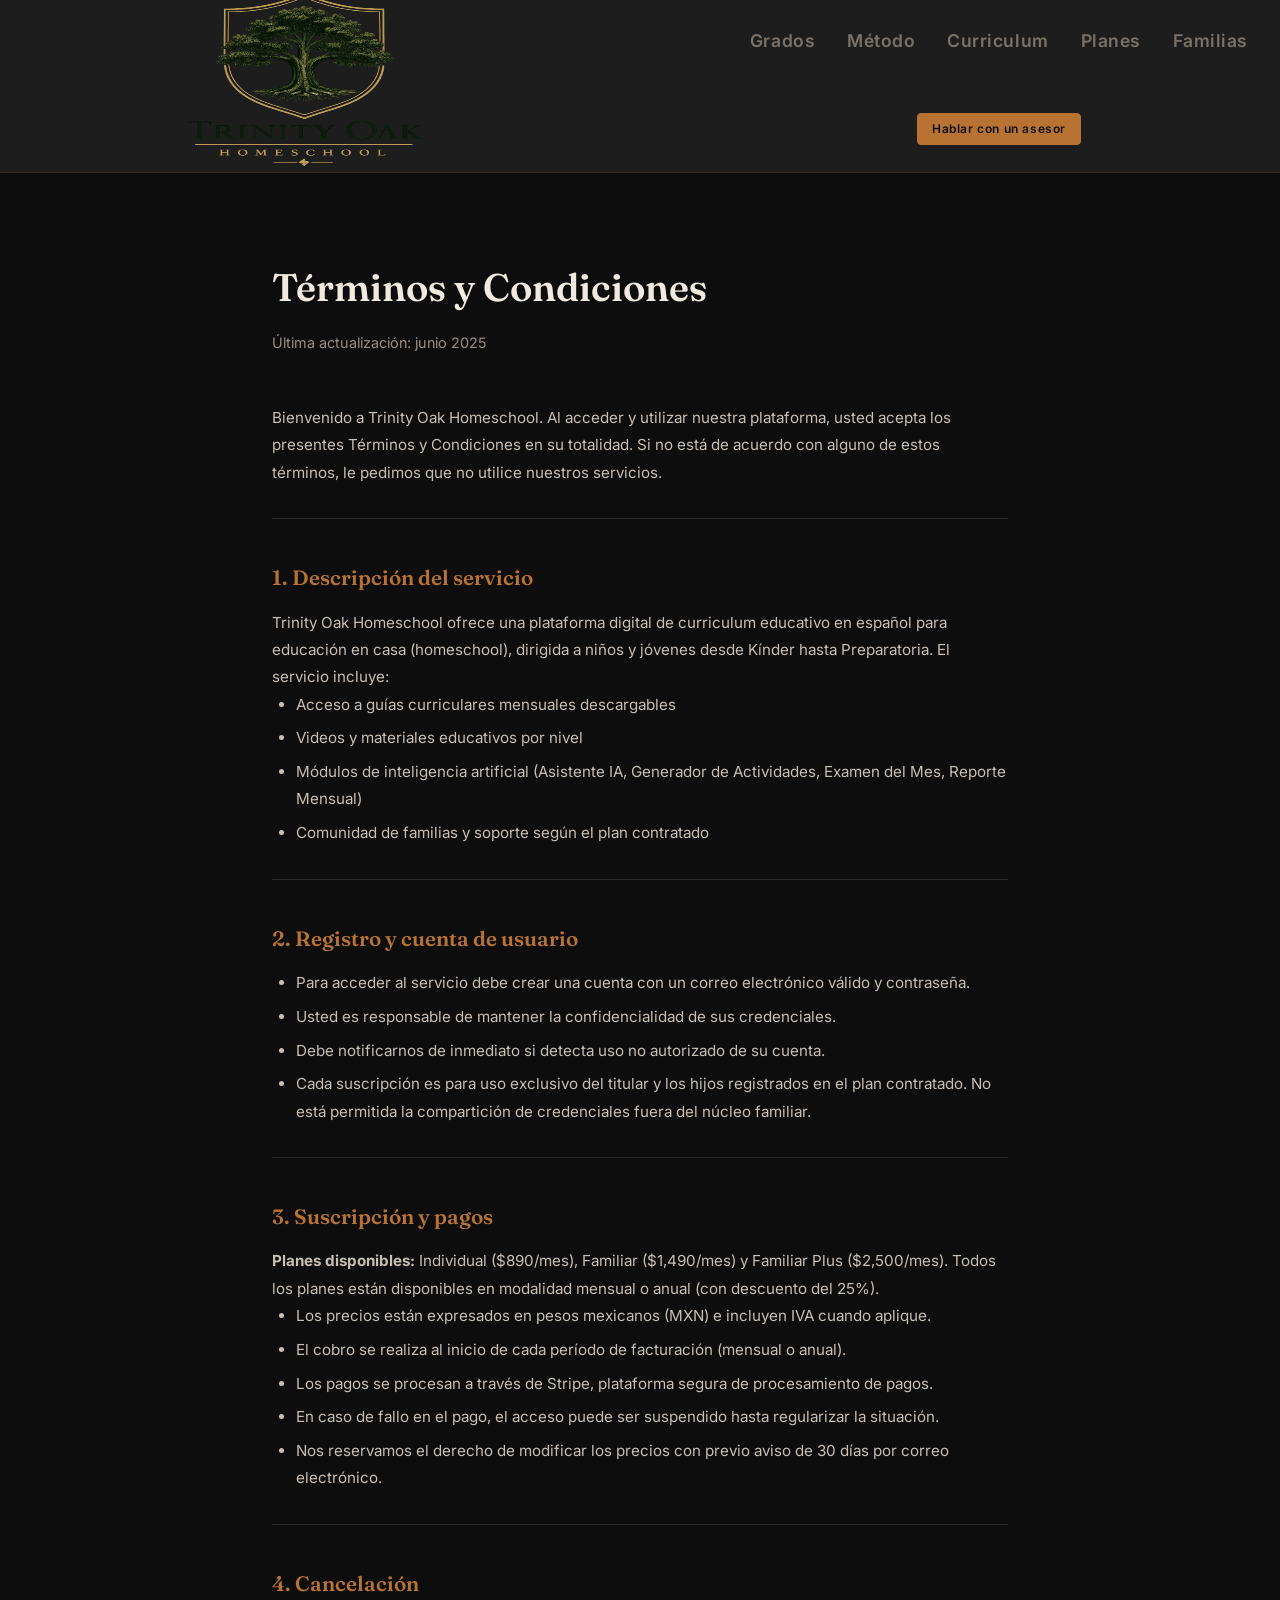
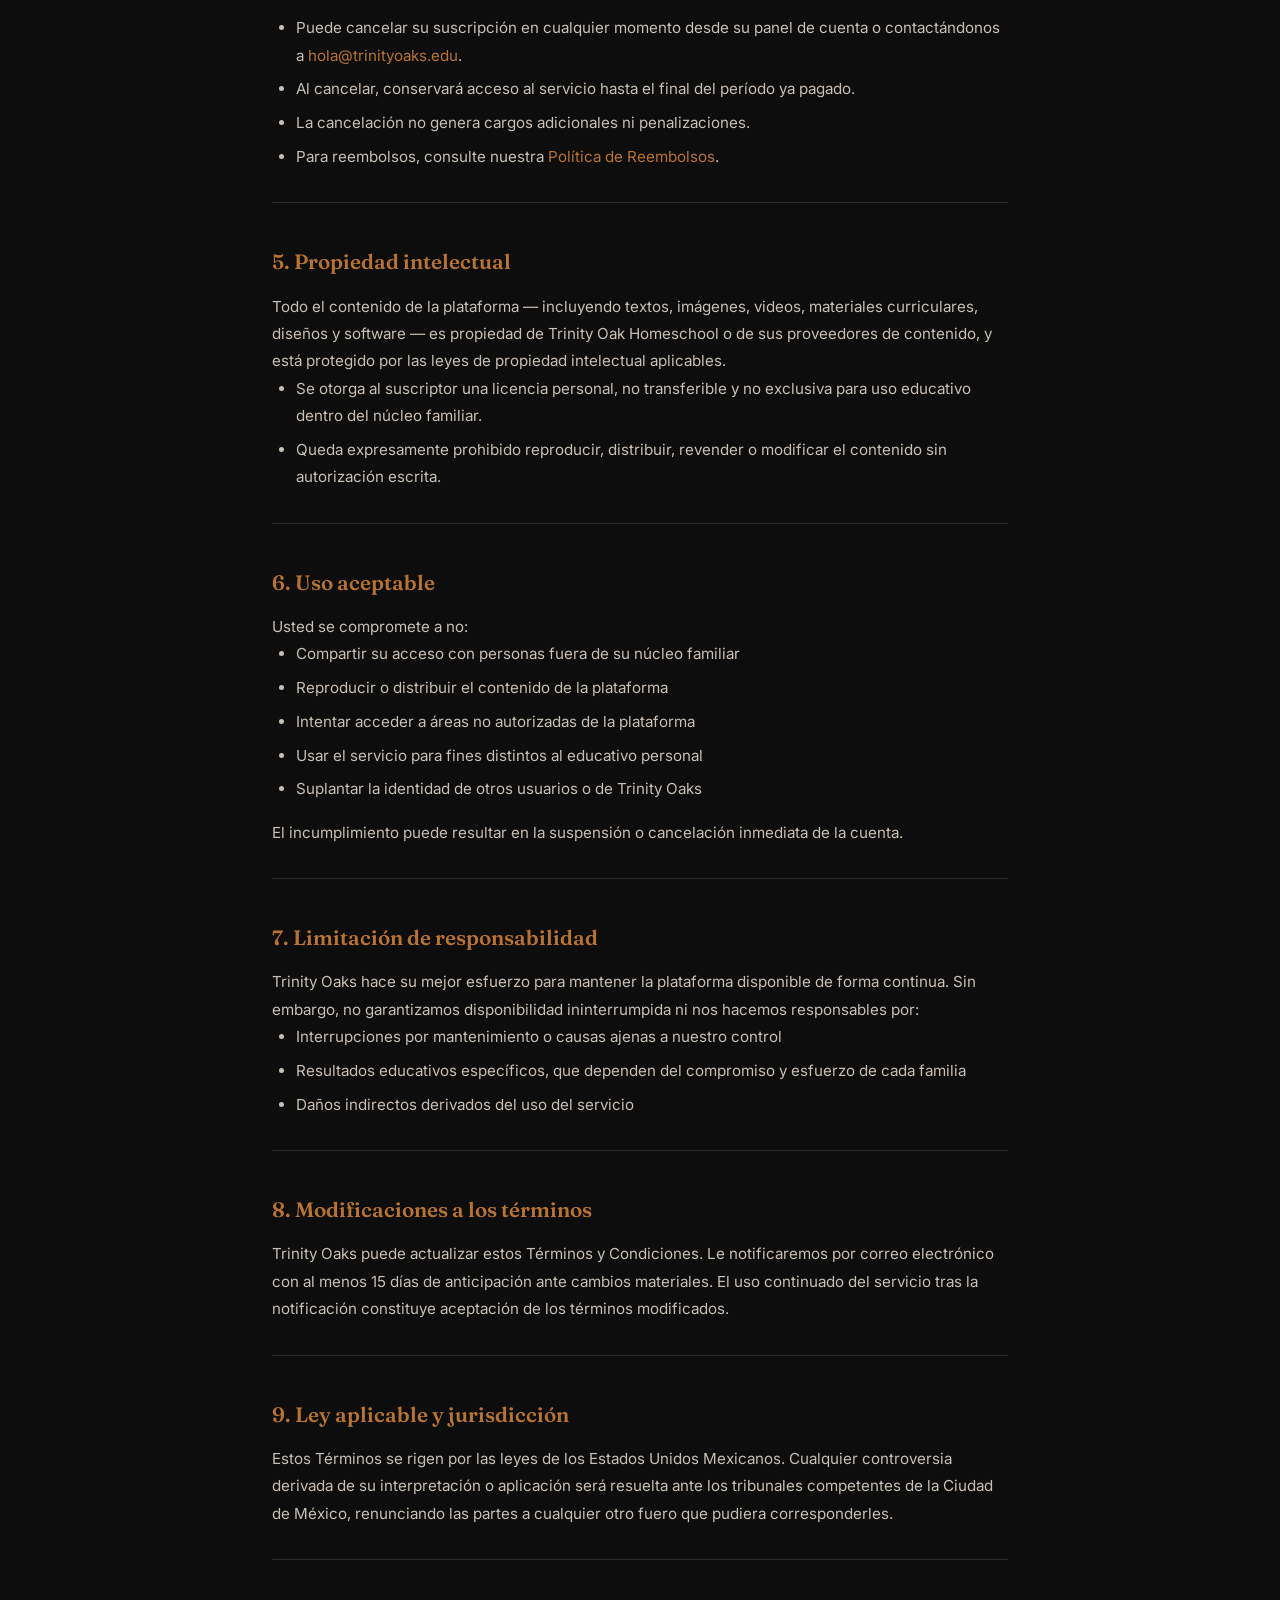
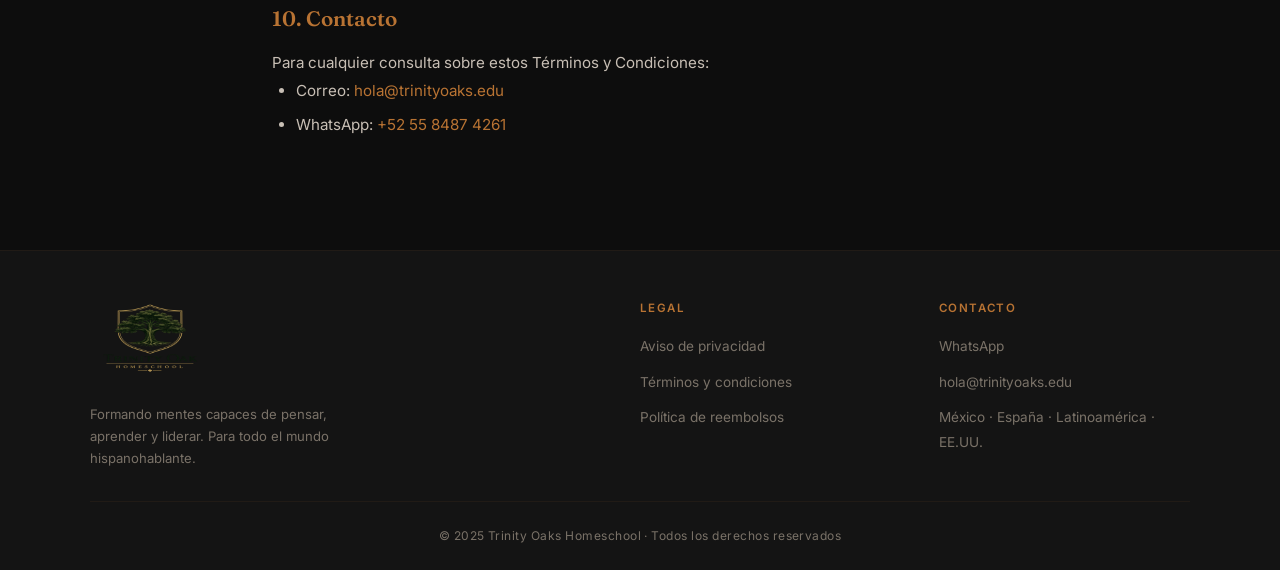
<file: terminos.html>
<!DOCTYPE html>
<html lang="es">
<head>
<meta charset="UTF-8">
<meta name="viewport" content="width=device-width, initial-scale=1.0">
<title>Términos y Condiciones | Trinity Oak Homeschool</title>
<meta name="description" content="Términos y condiciones de uso y suscripción de Trinity Oak Homeschool.">
<meta name="robots" content="noindex">
<link rel="stylesheet" href="styles.css">
<style>
  .legal-section {
    max-width: 800px;
    margin: 0 auto;
    padding: 5rem 2rem 6rem;
    color: var(--cream, #F0EAE0);
    font-family: 'Inter', sans-serif;
    line-height: 1.8;
  }
  .legal-section h1 {
    font-family: 'Fraunces', serif;
    font-size: 2.4rem;
    font-weight: 600;
    margin-bottom: .5rem;
    color: var(--cream, #F0EAE0);
  }
  .legal-section .legal-date {
    color: #9a8f86;
    font-size: .9rem;
    margin-bottom: 3rem;
  }
  .legal-section h2 {
    font-family: 'Fraunces', serif;
    font-size: 1.3rem;
    font-weight: 600;
    color: #B87333;
    margin-top: 2.5rem;
    margin-bottom: .75rem;
  }
  .legal-section p, .legal-section li {
    color: #c8bfb5;
    font-size: .95rem;
  }
  .legal-section ul {
    padding-left: 1.5rem;
    margin-bottom: 1rem;
  }
  .legal-section li { margin-bottom: .4rem; }
  .legal-section a { color: #B87333; text-decoration: none; }
  .legal-section a:hover { text-decoration: underline; }
  .legal-divider {
    border: none;
    border-top: 1px solid #2a2a2a;
    margin: 2rem 0;
  }
</style>
</head>
<body>

<!-- NAV -->
<nav>
  <div class="nav-logo">
    <a href="index.html">
      <img src="Logo.png" width="300" height="205" alt="Trinity Oaks">
    </a>
  </div>
  <div class="nav-center" id="nav-center">
    <div class="nav-links">
      <a href="index.html#grados">Grados</a>
      <a href="index.html#metodo">Método</a>
      <a href="index.html#curriculum">Curriculum</a>
      <a href="index.html#planes">Planes</a>
      <a href="index.html#testimonios">Familias</a>
    </div>
    <a href="https://wa.me/525584874261" class="nav-asesor" target="_blank">Hablar con un asesor</a>
  </div>
  <button class="nav-hamburger" id="nav-hamburger" aria-label="Menú">☰</button>
</nav>
<script>
  const _ham = document.getElementById('nav-hamburger');
  const _nc  = document.getElementById('nav-center');
  _ham.addEventListener('click', () => {
    const open = _nc.classList.toggle('open');
    _ham.textContent = open ? '✕' : '☰';
  });
</script>

<!-- CONTENT -->
<div class="legal-section">
  <h1>Términos y Condiciones</h1>
  <p class="legal-date">Última actualización: junio 2025</p>

  <p>Bienvenido a Trinity Oak Homeschool. Al acceder y utilizar nuestra plataforma, usted acepta los presentes Términos y Condiciones en su totalidad. Si no está de acuerdo con alguno de estos términos, le pedimos que no utilice nuestros servicios.</p>

  <hr class="legal-divider">

  <h2>1. Descripción del servicio</h2>
  <p>Trinity Oak Homeschool ofrece una plataforma digital de curriculum educativo en español para educación en casa (homeschool), dirigida a niños y jóvenes desde Kínder hasta Preparatoria. El servicio incluye:</p>
  <ul>
    <li>Acceso a guías curriculares mensuales descargables</li>
    <li>Videos y materiales educativos por nivel</li>
    <li>Módulos de inteligencia artificial (Asistente IA, Generador de Actividades, Examen del Mes, Reporte Mensual)</li>
    <li>Comunidad de familias y soporte según el plan contratado</li>
  </ul>

  <hr class="legal-divider">

  <h2>2. Registro y cuenta de usuario</h2>
  <ul>
    <li>Para acceder al servicio debe crear una cuenta con un correo electrónico válido y contraseña.</li>
    <li>Usted es responsable de mantener la confidencialidad de sus credenciales.</li>
    <li>Debe notificarnos de inmediato si detecta uso no autorizado de su cuenta.</li>
    <li>Cada suscripción es para uso exclusivo del titular y los hijos registrados en el plan contratado. No está permitida la compartición de credenciales fuera del núcleo familiar.</li>
  </ul>

  <hr class="legal-divider">

  <h2>3. Suscripción y pagos</h2>
  <p><strong>Planes disponibles:</strong> Individual ($890/mes), Familiar ($1,490/mes) y Familiar Plus ($2,500/mes). Todos los planes están disponibles en modalidad mensual o anual (con descuento del 25%).</p>
  <ul>
    <li>Los precios están expresados en pesos mexicanos (MXN) e incluyen IVA cuando aplique.</li>
    <li>El cobro se realiza al inicio de cada período de facturación (mensual o anual).</li>
    <li>Los pagos se procesan a través de Stripe, plataforma segura de procesamiento de pagos.</li>
    <li>En caso de fallo en el pago, el acceso puede ser suspendido hasta regularizar la situación.</li>
    <li>Nos reservamos el derecho de modificar los precios con previo aviso de 30 días por correo electrónico.</li>
  </ul>

  <hr class="legal-divider">

  <h2>4. Cancelación</h2>
  <ul>
    <li>Puede cancelar su suscripción en cualquier momento desde su panel de cuenta o contactándonos a <a href="mailto:hola@trinityoaks.edu">hola@trinityoaks.edu</a>.</li>
    <li>Al cancelar, conservará acceso al servicio hasta el final del período ya pagado.</li>
    <li>La cancelación no genera cargos adicionales ni penalizaciones.</li>
    <li>Para reembolsos, consulte nuestra <a href="reembolsos.html">Política de Reembolsos</a>.</li>
  </ul>

  <hr class="legal-divider">

  <h2>5. Propiedad intelectual</h2>
  <p>Todo el contenido de la plataforma — incluyendo textos, imágenes, videos, materiales curriculares, diseños y software — es propiedad de Trinity Oak Homeschool o de sus proveedores de contenido, y está protegido por las leyes de propiedad intelectual aplicables.</p>
  <ul>
    <li>Se otorga al suscriptor una licencia personal, no transferible y no exclusiva para uso educativo dentro del núcleo familiar.</li>
    <li>Queda expresamente prohibido reproducir, distribuir, revender o modificar el contenido sin autorización escrita.</li>
  </ul>

  <hr class="legal-divider">

  <h2>6. Uso aceptable</h2>
  <p>Usted se compromete a no:</p>
  <ul>
    <li>Compartir su acceso con personas fuera de su núcleo familiar</li>
    <li>Reproducir o distribuir el contenido de la plataforma</li>
    <li>Intentar acceder a áreas no autorizadas de la plataforma</li>
    <li>Usar el servicio para fines distintos al educativo personal</li>
    <li>Suplantar la identidad de otros usuarios o de Trinity Oaks</li>
  </ul>
  <p>El incumplimiento puede resultar en la suspensión o cancelación inmediata de la cuenta.</p>

  <hr class="legal-divider">

  <h2>7. Limitación de responsabilidad</h2>
  <p>Trinity Oaks hace su mejor esfuerzo para mantener la plataforma disponible de forma continua. Sin embargo, no garantizamos disponibilidad ininterrumpida ni nos hacemos responsables por:</p>
  <ul>
    <li>Interrupciones por mantenimiento o causas ajenas a nuestro control</li>
    <li>Resultados educativos específicos, que dependen del compromiso y esfuerzo de cada familia</li>
    <li>Daños indirectos derivados del uso del servicio</li>
  </ul>

  <hr class="legal-divider">

  <h2>8. Modificaciones a los términos</h2>
  <p>Trinity Oaks puede actualizar estos Términos y Condiciones. Le notificaremos por correo electrónico con al menos 15 días de anticipación ante cambios materiales. El uso continuado del servicio tras la notificación constituye aceptación de los términos modificados.</p>

  <hr class="legal-divider">

  <h2>9. Ley aplicable y jurisdicción</h2>
  <p>Estos Términos se rigen por las leyes de los Estados Unidos Mexicanos. Cualquier controversia derivada de su interpretación o aplicación será resuelta ante los tribunales competentes de la Ciudad de México, renunciando las partes a cualquier otro fuero que pudiera corresponderles.</p>

  <hr class="legal-divider">

  <h2>10. Contacto</h2>
  <p>Para cualquier consulta sobre estos Términos y Condiciones:</p>
  <ul>
    <li>Correo: <a href="mailto:hola@trinityoaks.edu">hola@trinityoaks.edu</a></li>
    <li>WhatsApp: <a href="https://wa.me/525584874261" target="_blank">+52 55 8487 4261</a></li>
  </ul>
</div>

<!-- FOOTER -->
<footer>
  <div class="footer-grid">
    <div class="footer-col">
      <div class="footer-logo">
        <img src="Logo.png" width="120" height="80" alt="Trinity Oaks" loading="lazy">
      </div>
      <p class="footer-tagline">Formando mentes capaces de pensar, aprender y liderar. Para todo el mundo hispanohablante.</p>
    </div>
    <div class="footer-col">
      <div class="footer-col-title">Legal</div>
      <ul class="footer-links">
        <li><a href="privacidad.html">Aviso de privacidad</a></li>
        <li><a href="terminos.html">Términos y condiciones</a></li>
        <li><a href="reembolsos.html">Política de reembolsos</a></li>
      </ul>
    </div>
    <div class="footer-col">
      <div class="footer-col-title">Contacto</div>
      <ul class="footer-links">
        <li><a href="https://wa.me/525584874261" target="_blank">WhatsApp</a></li>
        <li><a href="mailto:hola@trinityoaks.edu">hola@trinityoaks.edu</a></li>
        <li><span>México · España · Latinoamérica · EE.UU.</span></li>
      </ul>
    </div>
  </div>
  <div class="footer-bottom">
    <p>© 2025 Trinity Oaks Homeschool · Todos los derechos reservados</p>
  </div>
</footer>

</body>
</html>
</file>
<file: styles.css>
@import url('https://fonts.googleapis.com/css2?family=Fraunces:ital,wght@0,400;0,600;0,700;1,400&family=Inter:wght@400;500;600&display=swap');

:root {
  --bg:        #0D0D0D;
  --bg2:       #141414;
  --bg3:       #1A1A1A;
  --blue:      #0019FF;
  --copper:    #B87333;
  --copper2:   #D4915A;
  --copper3:   #8A5520;
  --cream:     #F0EAE0;
  --muted:     #7A7268;
  --border:    rgba(184,115,51,0.2);
  --border2:   rgba(184,115,51,0.08);
  --white:     #FFFFFF;
  --oak-green: #3D4A2A;
}

* { margin:0; padding:0; box-sizing:border-box; }

body {
  font-family: 'Inter', sans-serif;
  background: var(--bg);
  color: var(--cream);
  line-height: 1.6;
  overflow-x: hidden;
}

/* NAV */
nav {
  position: relative; z-index: 100;
  background: rgba(30,30,30,0.98);
  backdrop-filter: blur(12px);
  border-bottom: 1px solid var(--border);
  padding: 0 2rem;
  display: flex; align-items: center; justify-content: space-between;
  height: 173px;
}
.nav-logo {
  font-family: 'Fraunces', serif;
  font-size: 1.2rem; font-weight: 600;
  color: var(--copper);
  display: flex; align-items: center; gap: 10px;
  letter-spacing: 0.02em;
  margin-left: 10%;
}
.nav-logo span {
  color: var(--cream); font-weight: 400;
  font-size: 0.85rem; letter-spacing: 0.08em;
  text-transform: uppercase;
}
.nav-center {
  display: flex; flex-direction: column;
  align-items: center; gap: 0.5rem;
}
.nav-links { display: flex; gap: 2rem; align-items: center; }
.nav-asesor {
  font-size: 0.75rem; font-weight: 600;
  color: var(--bg); text-decoration: none;
  letter-spacing: 0.05em;
  border: 1px solid var(--copper);
  border-radius: 4px;
  padding: 0.35rem 0.9rem;
  margin-top: 10%;
  background: var(--copper);
  transition: background .2s, color .2s;
  white-space: nowrap;
}
.nav-asesor:hover {
  background: var(--copper2);
  border-color: var(--copper2);
}
.nav-links a {
  font-size: 1.1rem; font-weight: 600;
  color: var(--muted); text-decoration: none;
  transition: color .2s; letter-spacing: 0.03em;
}
.nav-links a:hover { color: var(--copper); }
.nav-btn {
  background: var(--oak-green); color: var(--cream);
  border: none; border-radius: 4px;
  padding: 0.5rem 1.25rem;
  font-family: 'Inter', sans-serif;
  font-size: 0.85rem; font-weight: 600;
  cursor: pointer;
  letter-spacing: 0.03em;
  text-decoration: none;
}
.nav-btn:hover { background: var(--oak-green); }
.nav-btn-mobile { display: none; }

/* HERO */
.hero {
  min-height: 30vh;
  display: flex; align-items: center;
  position: relative; overflow: hidden;
  padding: 1rem 2rem;
}
.hero-bg {
  position: absolute; inset: 0;
  background: radial-gradient(ellipse 60% 50% at 70% 50%, rgba(184,115,51,0.08) 0%, transparent 70%);
}
.hero-line {
  position: absolute; left: 0; top: 0; bottom: 0;
  width: 3px;
  background: linear-gradient(to bottom, transparent, var(--copper), transparent);
  opacity: 0.4;
}
.hero-content {
  position: relative; z-index: 1;
  max-width: 720px; padding-left: 3rem;
}
.hero-eyebrow {
  display: inline-flex; align-items: center; gap: 8px;
  font-size: 0.75rem; font-weight: 600;
  letter-spacing: 0.12em; text-transform: uppercase;
  color: var(--copper); margin-bottom: 1.5rem;
}
.hero-eyebrow::before {
  content: ''; width: 24px; height: 1px; background: var(--copper);
}
.hero-title {
  font-family: 'Fraunces', serif;
  font-size: clamp(2.2rem, 4.2vw, 4rem);
  font-weight: 600; line-height: 1.05;
  color: var(--cream); margin-bottom: 1.5rem;
  letter-spacing: -0.02em;
}
.hero-title em {
  font-style: italic; color: var(--copper);
}
.hero-sub {
  font-size: 1.05rem; color: var(--muted);
  max-width: 520px; margin-bottom: 2.5rem;
  font-weight: 400; line-height: 1.7;
}
.hero-ctas { display: flex; gap: 1rem; flex-wrap: wrap; }
.btn-primary {
  background: var(--copper); color: var(--bg);
  border: none; border-radius: 4px;
  padding: 0.85rem 2rem;
  font-family: 'Inter', sans-serif;
  font-size: 0.9rem; font-weight: 600;
  cursor: pointer; transition: background .2s;
  letter-spacing: 0.02em;
}
.btn-primary:hover { background: var(--copper2); }
.btn-ghost {
  background: transparent; color: var(--cream);
  border: 1px solid var(--border); border-radius: 4px;
  padding: 0.85rem 2rem;
  font-family: 'Inter', sans-serif;
  font-size: 0.9rem; font-weight: 500;
  cursor: pointer; transition: border-color .2s, color .2s;
}
.btn-ghost:hover { border-color: var(--copper); color: var(--copper); }

/* STATS */
.stats {
  display: flex; gap: 3rem; padding: 2.5rem 5rem;
  border-top: 1px solid var(--border2);
  border-bottom: 1px solid var(--border2);
  background: var(--bg2);
  flex-wrap: wrap;
}
.stat { flex: 1; min-width: 140px; }
.stat-num {
  font-family: 'Fraunces', serif;
  font-size: 2rem; font-weight: 600;
  color: var(--copper); line-height: 1;
  margin-bottom: 0.25rem;
}
.stat-label {
  font-size: 0.78rem; color: var(--muted);
  font-weight: 500; letter-spacing: 0.06em;
  text-transform: uppercase;
}

/* SECTIONS */
section { padding: 5rem 2rem; }
.container { max-width: 1100px; margin: 0 auto; }
.sec-label {
  font-size: 0.72rem; font-weight: 600;
  letter-spacing: 0.12em; text-transform: uppercase;
  color: var(--copper); margin-bottom: 1rem;
  display: flex; align-items: center; gap: 10px;
}
.sec-label::after { content:''; flex:0 0 32px; height:1px; background:var(--copper); }
.sec-title {
  font-family: 'Fraunces', serif;
  font-size: clamp(1.8rem, 3vw, 2.6rem);
  font-weight: 600; color: var(--cream);
  margin-bottom: 1rem; line-height: 1.15;
  letter-spacing: -0.01em;
}
.sec-sub {
  font-size: 0.95rem; color: var(--muted);
  max-width: 500px; margin-bottom: 3rem;
  line-height: 1.7;
}

/* PILLARS */
.pillars-section { background: var(--bg2); }
.pillars-grid {
  display: grid;
  grid-template-columns: repeat(auto-fit, minmax(200px, 1fr));
  gap: 1px; background: var(--border);
}
.pillar {
  background: var(--bg2);
  padding: 2rem 1.5rem;
  transition: background .2s;
}
.pillar:hover { background: var(--bg3); }
.pillar-icon { font-size: 1.6rem; margin-bottom: 1rem; }
.pillar-name {
  font-weight: 600; font-size: 0.95rem;
  color: var(--cream); margin-bottom: 0.4rem;
  letter-spacing: 0.01em;
}
.pillar-desc { font-size: 0.82rem; color: var(--muted); line-height: 1.6; }

/* METHOD */
.method-section { background: var(--bg); }
.method-grid {
  display: grid;
  grid-template-columns: repeat(auto-fit, minmax(240px, 1fr));
  gap: 1.5rem;
}
.method-card {
  border: 1px solid var(--border);
  border-radius: 4px; padding: 1.75rem;
  background: var(--bg2);
  transition: border-color .2s;
}
.method-card:hover { border-color: var(--copper); }
.method-flag {
  font-size: 1.5rem; margin-bottom: 0.75rem;
}
.method-name {
  font-weight: 600; font-size: 0.95rem;
  color: var(--copper); margin-bottom: 0.2rem;
}
.method-origin {
  font-size: 0.72rem; color: var(--muted);
  letter-spacing: 0.06em; text-transform: uppercase;
  margin-bottom: 0.75rem;
}
.method-desc { font-size: 0.85rem; color: var(--muted); line-height: 1.6; }

/* PLANS */
.plans-section { background: var(--bg2); }
.plans-toggle {
  display: flex; align-items: center; gap: 1rem;
  margin-bottom: 2.5rem;
}
.plans-toggle span {
  font-size: 0.85rem; color: var(--muted); font-weight: 500;
}
.plans-toggle span.active { color: var(--copper); font-weight: 600; }
.toggle-switch {
  position: relative; width: 44px; height: 24px;
  background: var(--border); border-radius: 100px;
  cursor: pointer; transition: background .2s;
  border: none;
}
.toggle-switch.on { background: var(--copper); }
.toggle-knob {
  position: absolute; top: 3px; left: 3px;
  width: 18px; height: 18px;
  background: var(--cream); border-radius: 50%;
  transition: transform .2s;
}
.toggle-switch.on .toggle-knob { transform: translateX(20px); }
.plan-levels {
  font-size: 0.72rem; color: var(--copper);
  font-weight: 600; letter-spacing: 0.06em;
  text-transform: uppercase; margin-bottom: 0.75rem;
}
.plans-grid {
  display: grid;
  grid-template-columns: repeat(auto-fit, minmax(280px, 1fr));
  gap: 1.5rem;
}
.plan-card {
  border: 1px solid var(--border);
  border-radius: 4px; padding: 2rem;
  background: var(--bg3);
  position: relative;
  overflow: visible;
}
.plan-card.featured {
  border-color: var(--copper);
  background: var(--bg2);
}
.plan-badge {
  position: absolute; top: -18px; left: 50%;
  transform: translateX(-50%);
  background: #B87333; color: #ffffff;
  font-size: 1rem; font-weight: 900;
  letter-spacing: 0.12em; text-transform: uppercase;
  padding: 0.45rem 1.5rem; border-radius: 100px;
  white-space: nowrap;
  box-shadow: 0 4px 20px rgba(184,115,51,0.7);
  border: 2px solid #fff;
}
.plan-name {
  font-family: 'Fraunces', serif;
  font-size: 1.3rem; font-weight: 600;
  color: var(--cream); margin-bottom: 0.5rem;
}
.plan-price {
  font-family: 'Fraunces', serif;
  font-size: 2.5rem; font-weight: 600;
  color: var(--copper); line-height: 1;
  margin-bottom: 0.25rem;
}
.plan-price span {
  font-size: 1rem; color: var(--muted);
  font-family: 'Inter', sans-serif;
  font-weight: 400;
}
.plan-period {
  font-size: 0.78rem; color: var(--muted);
  margin-bottom: 1.5rem;
  padding-bottom: 1.5rem;
  border-bottom: 1px solid var(--border2);
}
.plan-features { list-style: none; margin-bottom: 2rem; }
.plan-features li {
  font-size: 0.85rem; color: var(--muted);
  padding: 0.4rem 0;
  display: flex; align-items: center; gap: 8px;
}
.plan-features li::before {
  content: '✓'; color: var(--copper);
  font-size: 0.75rem; flex-shrink: 0;
}
.plan-btn {
  width: 100%; padding: 0.85rem;
  border-radius: 4px; font-family: 'Inter', sans-serif;
  font-size: 0.9rem; font-weight: 600;
  cursor: pointer; transition: all .2s;
  letter-spacing: 0.02em;
}
.plan-btn.primary {
  background: var(--copper); color: var(--bg); border: none;
}
.plan-btn.primary:hover { background: var(--copper2); }
.plan-btn.ghost {
  background: transparent; color: var(--cream);
  border: 1px solid var(--border);
}
.plan-btn.ghost:hover { border-color: var(--copper); color: var(--copper); }

/* AI MODULES */
.ai-mods-section { background: var(--bg2); padding: 5rem 0; }
.ai-mods-grid {
  display: grid;
  grid-template-columns: repeat(2, 1fr);
  gap: 1.5rem;
  margin-top: 2.5rem;
}
.ai-mod-card {
  background: var(--bg);
  border-top: 3px solid var(--copper);
  border-radius: 12px;
  padding: 2rem 1.75rem;
  transition: box-shadow 0.2s, transform 0.2s;
}
.ai-mod-card:hover {
  box-shadow: 0 0 0 2px var(--copper), 0 8px 24px rgba(184,115,51,0.15);
  transform: translateY(-2px);
}
.ai-mod-card img { display: block; margin-bottom: 1.1rem; width: 120px; height: 120px; object-fit: contain; }
.ai-mod-card h3 {
  font-family: 'Fraunces', serif;
  font-size: 1.15rem;
  color: var(--copper);
  margin: 0 0 0.6rem;
}
.ai-mod-card p { font-size: 0.88rem; color: var(--muted); line-height: 1.65; margin: 0; }

/* CURRICULUM */
.curriculum-section { background: var(--bg); }
.months-nav {
  display: flex; flex-wrap: wrap; gap: 0.5rem; margin-bottom: 2.5rem;
}
.month-tab {
  background: transparent;
  border: 1px solid var(--border);
  border-radius: 2px; padding: 0.4rem 0.9rem;
  font-family: 'Inter', sans-serif;
  font-size: 0.78rem; font-weight: 500;
  color: var(--muted); cursor: pointer;
  transition: all .2s; letter-spacing: 0.03em;
}
.month-tab:hover, .month-tab.active {
  background: var(--copper); border-color: var(--copper);
  color: var(--bg);
}
.month-card {
  display: none;
  border: 1px solid var(--border);
  border-radius: 4px; padding: 2.5rem;
  background: var(--bg2);
  animation: fadeIn .3s ease;
}
.month-card.visible { display: block; }
@keyframes fadeIn { from{opacity:0;transform:translateY(8px)} to{opacity:1;transform:translateY(0)} }
.month-header {
  display: flex; justify-content: space-between;
  align-items: flex-start; flex-wrap: wrap; gap: 1rem;
  margin-bottom: 2rem; padding-bottom: 1.5rem;
  border-bottom: 1px solid var(--border2);
}
.month-num {
  font-size: 0.72rem; font-weight: 600;
  letter-spacing: 0.1em; text-transform: uppercase;
  color: var(--copper); margin-bottom: 0.3rem;
}
.month-name {
  font-family: 'Fraunces', serif;
  font-size: 1.8rem; font-weight: 600;
  color: var(--cream); line-height: 1.1;
}
.month-virtue {
  font-size: 0.78rem; color: var(--muted);
  margin-top: 0.3rem; font-style: italic;
}
.month-tag {
  background: rgba(184,115,51,0.15);
  border: 1px solid var(--border);
  color: var(--copper);
  border-radius: 2px; padding: 0.35rem 0.85rem;
  font-size: 0.78rem; font-weight: 600;
  white-space: nowrap; align-self: flex-start;
}
.areas-grid {
  display: grid;
  grid-template-columns: repeat(auto-fit, minmax(250px, 1fr));
  gap: 1rem;
}
.area-block {
  background: var(--bg3);
  border: 1px solid var(--border2);
  border-radius: 4px; padding: 1.25rem;
}
.area-title {
  font-size: 0.72rem; font-weight: 600;
  letter-spacing: 0.08em; text-transform: uppercase;
  color: var(--copper); margin-bottom: 0.75rem;
  display: flex; align-items: center; gap: 6px;
}
.area-items { list-style: none; }
.area-items li {
  font-size: 0.82rem; color: var(--muted);
  padding: 0.3rem 0;
  border-bottom: 1px solid var(--border2);
  line-height: 1.5;
}
.area-items li:last-child { border-bottom: none; }
.month-quote {
  margin-top: 1.5rem; padding-top: 1.5rem;
  border-top: 1px solid var(--border2);
  font-family: 'Fraunces', serif;
  font-style: italic; font-size: 0.9rem;
  color: var(--muted);
}

/* TESTIMONIALS */
.testimonials-section { background: var(--bg2); }
.test-grid {
  display: grid;
  grid-template-columns: repeat(auto-fit, minmax(280px, 1fr));
  gap: 1.5rem;
}
.test-card {
  border: 1px solid var(--border);
  border-radius: 4px; padding: 1.75rem;
  background: var(--bg3);
}
.test-stars {
  color: var(--copper); font-size: 0.85rem;
  margin-bottom: 1rem; letter-spacing: 2px;
}
.test-text {
  font-size: 0.9rem; color: var(--cream);
  line-height: 1.7; margin-bottom: 1.25rem;
  font-style: italic;
}
.test-author {
  font-size: 0.78rem; color: var(--muted);
  font-weight: 600; letter-spacing: 0.04em;
}
.test-location {
  font-size: 0.72rem; color: var(--copper3);
  margin-top: 2px;
}

/* GRADOS */
.grados-section { background: var(--bg); }
.grados-grid {
  display: grid;
  grid-template-columns: repeat(auto-fit, minmax(240px, 1fr));
  gap: 1.5rem;
}
.grado-card {
  border: 1px solid var(--border);
  border-radius: 4px; padding: 2rem;
  background: var(--bg2);
  position: relative;
  transition: border-color .2s;
}
.grado-card:hover { border-color: var(--copper); }
.grado-card.featured {
  border-color: var(--copper);
  background: var(--bg3);
}
.grado-icon { font-size: 1.8rem; margin-bottom: 1rem; }
.grado-img {
  width: 100%; height: 160px; max-width: 160px;
  object-fit: contain; object-position: center center;
  border-radius: 4px;
  margin: 0 auto 1rem;
  display: block;
}
.grado-nivel {
  font-family: 'Fraunces', serif;
  font-size: 1.3rem; font-weight: 600;
  color: var(--cream); margin-bottom: 0.25rem;
}
.grado-edad {
  font-size: 0.78rem; color: var(--copper);
  font-weight: 600; letter-spacing: 0.06em;
  text-transform: uppercase;
  margin-bottom: 1.25rem; padding-bottom: 1.25rem;
  border-bottom: 1px solid var(--border2);
}
.grado-materias { list-style: none; margin-bottom: 1.75rem; }
.grado-materias li {
  font-size: 0.85rem; color: var(--muted);
  padding: 0.35rem 0;
  display: flex; align-items: center; gap: 8px;
  border-bottom: 1px solid var(--border2);
}
.grado-materias li:last-child { border-bottom: none; }
.grado-materias li::before {
  content: '✓'; color: var(--copper);
  font-size: 0.75rem; flex-shrink: 0;
}
.grado-btn {
  width: 100%; padding: 0.85rem;
  border-radius: 4px; font-family: 'Inter', sans-serif;
  font-size: 0.85rem; font-weight: 600;
  cursor: pointer; transition: all .2s;
  letter-spacing: 0.02em;
  background: transparent; color: var(--cream);
  border: 1px solid var(--border);
}
.grado-btn:hover { border-color: var(--copper); color: var(--copper); }

/* PARA QUIEN ES */
.para-quien-section { padding: 5rem 2rem; background: var(--bg2); }
.para-quien-grid {
  display: grid;
  grid-template-columns: repeat(auto-fit, minmax(280px, 1fr));
  gap: 1.5rem;
  margin-top: 2.5rem;
}
.pq-card {
  border: 1px solid var(--border);
  border-radius: 4px; padding: 2rem;
  background: var(--bg3);
  display: flex; flex-direction: column; gap: 0.75rem;
  transition: border-color .2s, transform .2s;
}
.pq-card:hover { border-color: var(--copper); transform: translateY(-3px); }
.pq-card.featured { border-color: var(--copper); background: var(--bg2); }
.pq-num {
  font-family: 'Fraunces', serif;
  font-size: 0.75rem; font-weight: 600;
  color: var(--copper); letter-spacing: 0.1em;
}
.pq-icon { font-size: 2rem; }
.pq-title {
  font-family: 'Fraunces', serif;
  font-size: 1.2rem; font-weight: 600;
  color: var(--cream); line-height: 1.2;
}
.pq-desc {
  font-size: 0.88rem; color: var(--muted);
  line-height: 1.7;
}

/* CTA FINAL */
.cta-section {
  background: var(--bg);
  border-top: 1px solid var(--border);
  text-align: center; padding: 6rem 2rem;
}
.cta-section .sec-label { justify-content: center; }
.cta-section .sec-label::after { display: none; }
.cta-section .sec-title { margin: 0 auto 1rem; max-width: 600px; }
.cta-section .sec-sub { margin: 0 auto 2.5rem; }

/* FOOTER */
footer {
  background: var(--bg2);
  border-top: 1px solid var(--border2);
  padding: 3rem 2rem 1.5rem;
}
.footer-grid {
  max-width: 1100px; margin: 0 auto;
  display: grid;
  grid-template-columns: 2fr 1fr 1fr;
  gap: 3rem;
  padding-bottom: 2rem;
  border-bottom: 1px solid var(--border2);
}
.footer-col-title {
  font-size: 0.72rem; font-weight: 600;
  letter-spacing: 0.12em; text-transform: uppercase;
  color: var(--copper); margin-bottom: 1rem;
}
.footer-tagline {
  font-size: 0.82rem; color: var(--muted);
  line-height: 1.7; margin-top: 1rem;
  max-width: 280px;
}
.footer-links { list-style: none; display: flex; flex-direction: column; gap: 0.6rem; }
.footer-links a, .footer-links span {
  font-size: 0.85rem; color: var(--muted);
  text-decoration: none; transition: color .2s;
}
.footer-links a:hover { color: var(--copper); }
.footer-bottom {
  max-width: 1100px; margin: 1.5rem auto 0;
  text-align: center;
}
.footer-bottom p {
  font-size: 0.75rem; color: var(--muted);
  letter-spacing: 0.04em;
}

/* ── Hamburger button ── */
.nav-hamburger {
  display: none;
  background: none; border: none; cursor: pointer;
  font-size: 1.6rem; color: var(--cream); padding: 0.25rem;
  line-height: 1;
}

/* ── Tablet: ≤ 768px ── */
@media(max-width:768px){
  .ai-mods-grid { grid-template-columns: 1fr; }
  nav { padding: 0 1.25rem; height: auto; min-height: 70px; }
  .nav-logo { margin-left: 0; }
  .nav-logo img { height: 60px; }
  .nav-hamburger { display: block; }
  .nav-center {
    display: none; position: absolute; top: 70px; left: 0; right: 0;
    background: rgba(20,16,10,0.98); border-bottom: 1px solid var(--border);
    flex-direction: column; align-items: stretch; gap: 0; z-index: 200;
    padding: 1rem 0;
  }
  .nav-center.open { display: flex; }
  .nav-links { flex-direction: column; gap: 0; align-items: stretch; }
  .nav-links a { padding: 0.85rem 1.5rem; font-size: 1rem; border-bottom: 1px solid var(--border); }
  .nav-asesor { margin: 0.75rem 1.5rem 0; text-align: center; }
  .nav-btn-desktop { display: none; }
  .nav-btn-mobile {
    display: block; margin: 0.75rem 1.5rem 0.5rem;
    text-align: center; width: calc(100% - 3rem);
  }

  /* Hero */
  .hero-content { padding-left: 1.25rem; padding-right: 1.25rem; text-align: center; }
  .hero-eyebrow { justify-content: center; }
  .hero-ctas { justify-content: center; }

  /* Stats: 3 across */
  .stats { flex-wrap: wrap; padding: 2rem 1.25rem; gap: 1rem; }
  .stat { flex: 1 1 calc(33% - 1rem); min-width: 100px; }

  /* Grids: 2 col */
  .grados-grid { grid-template-columns: repeat(2, 1fr); }
  .pillars-grid { grid-template-columns: repeat(2, 1fr); }
  .para-quien-grid { grid-template-columns: repeat(2, 1fr); }
  .testimonios-grid { grid-template-columns: repeat(2, 1fr); }
  .planes-grid { grid-template-columns: 1fr; max-width: 420px; margin-inline: auto; }
  .curriculum-grid { grid-template-columns: 1fr; }

  /* Sections */
  section { padding: 3rem 1.25rem; }
  .flujo-grid { flex-direction: column; }
  .flujo-arrow { display: none; }
  .footer-grid { grid-template-columns: 1fr 1fr; gap: 2rem; }
}

/* ── Mobile: ≤ 480px ── */
@media(max-width:480px){
  nav { padding: 0 1rem; }

  /* Hero */
  .hero-content { padding: 2.5rem 1rem; text-align: center; }
  .hero-ctas { flex-direction: column; align-items: stretch; gap: 0.75rem; }
  .btn-primary, .btn-ghost { width: 100%; text-align: center; justify-content: center; }

  /* Stats: 2 col */
  .stats { padding: 2rem 1rem; }
  .stat { flex: 1 1 calc(50% - 1rem); }

  /* All grids: 1 col */
  .grados-grid { grid-template-columns: 1fr; }
  .pillars-grid { grid-template-columns: 1fr; }
  .para-quien-grid { grid-template-columns: 1fr; }
  .testimonios-grid { grid-template-columns: 1fr; }
  .curriculum-grid { grid-template-columns: 1fr; }
  .months-nav { gap: 0.35rem; }
  .month-btn { font-size: 0.72rem; padding: 0.3rem 0.6rem; }

  /* Metodo / flujo */
  .flujo-grid { flex-direction: column; }
  .flujo-step { min-width: 0; }

  /* Footer */
  .footer-grid { grid-template-columns: 1fr; gap: 1.5rem; }
  .footer-bottom { flex-direction: column; gap: 0.5rem; text-align: center; }

  /* Sections */
  section { padding: 2.5rem 1rem; }
  .container { padding: 0; }
  .sec-title { font-size: clamp(1.4rem, 6vw, 2rem); }

  /* Month card */
  .month-card { padding: 1.25rem; }
  .month-card-header { flex-direction: column; gap: 0.5rem; }
}

/* FLUJO */
.flujo-section { padding: 5rem 2rem; background: var(--bg); }
.flujo-grid {
  display: flex;
  align-items: flex-start;
  gap: 1rem;
  margin-top: 2.5rem;
  flex-wrap: wrap;
}
.flujo-step {
  flex: 1; min-width: 220px;
  border: 1px solid var(--border);
  border-radius: 4px; padding: 2rem;
  background: var(--bg2);
  display: flex; flex-direction: column; gap: 0.75rem;
  transition: border-color .2s;
}
.flujo-step:hover { border-color: var(--copper); }
.flujo-num {
  font-family: 'Fraunces', serif;
  font-size: 0.75rem; font-weight: 600;
  color: var(--copper); letter-spacing: 0.1em;
}
.flujo-icon { font-size: 1.8rem; }
.flujo-title {
  font-family: 'Fraunces', serif;
  font-size: 1.2rem; font-weight: 600;
  color: var(--cream);
}
.flujo-desc {
  font-size: 0.88rem; color: var(--muted); line-height: 1.7;
}
.flujo-arrow {
  font-size: 1.5rem; color: var(--copper);
  align-self: center; flex-shrink: 0;
  padding-top: 1rem;
}
</file>
